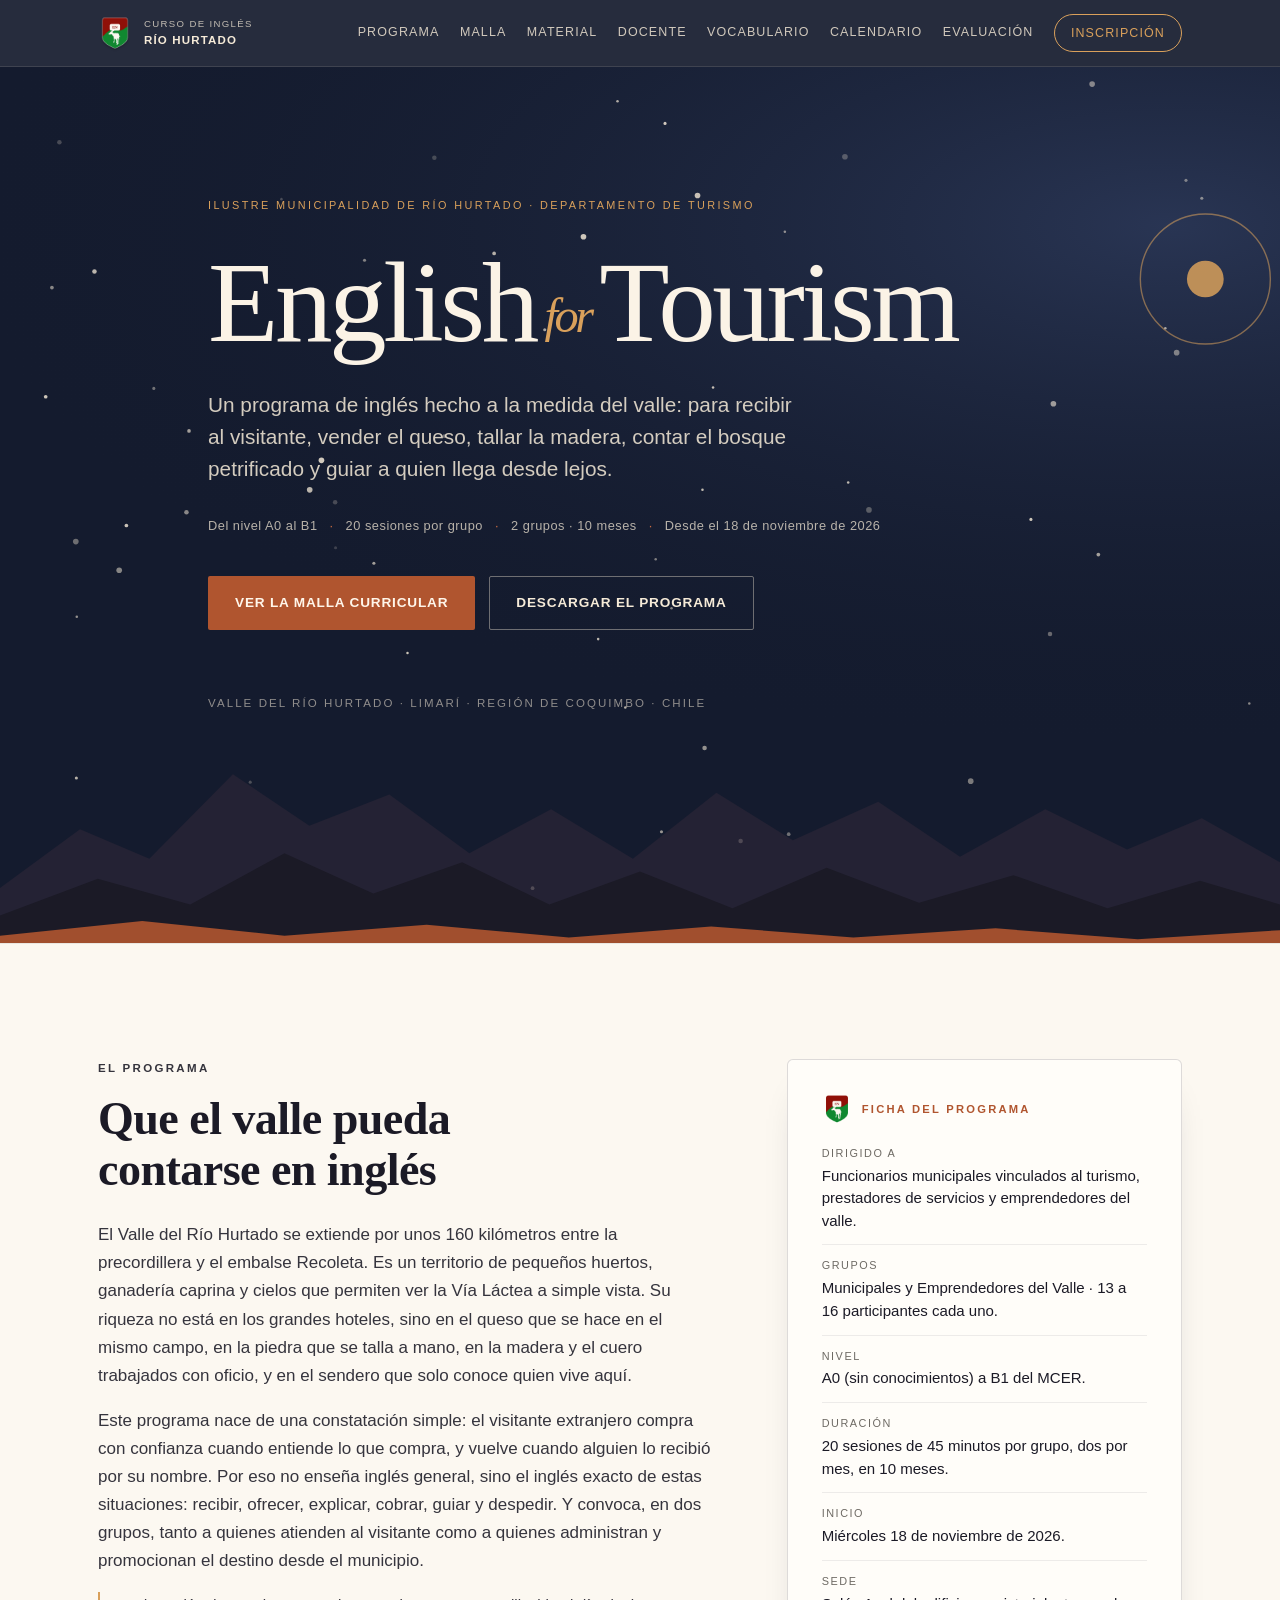
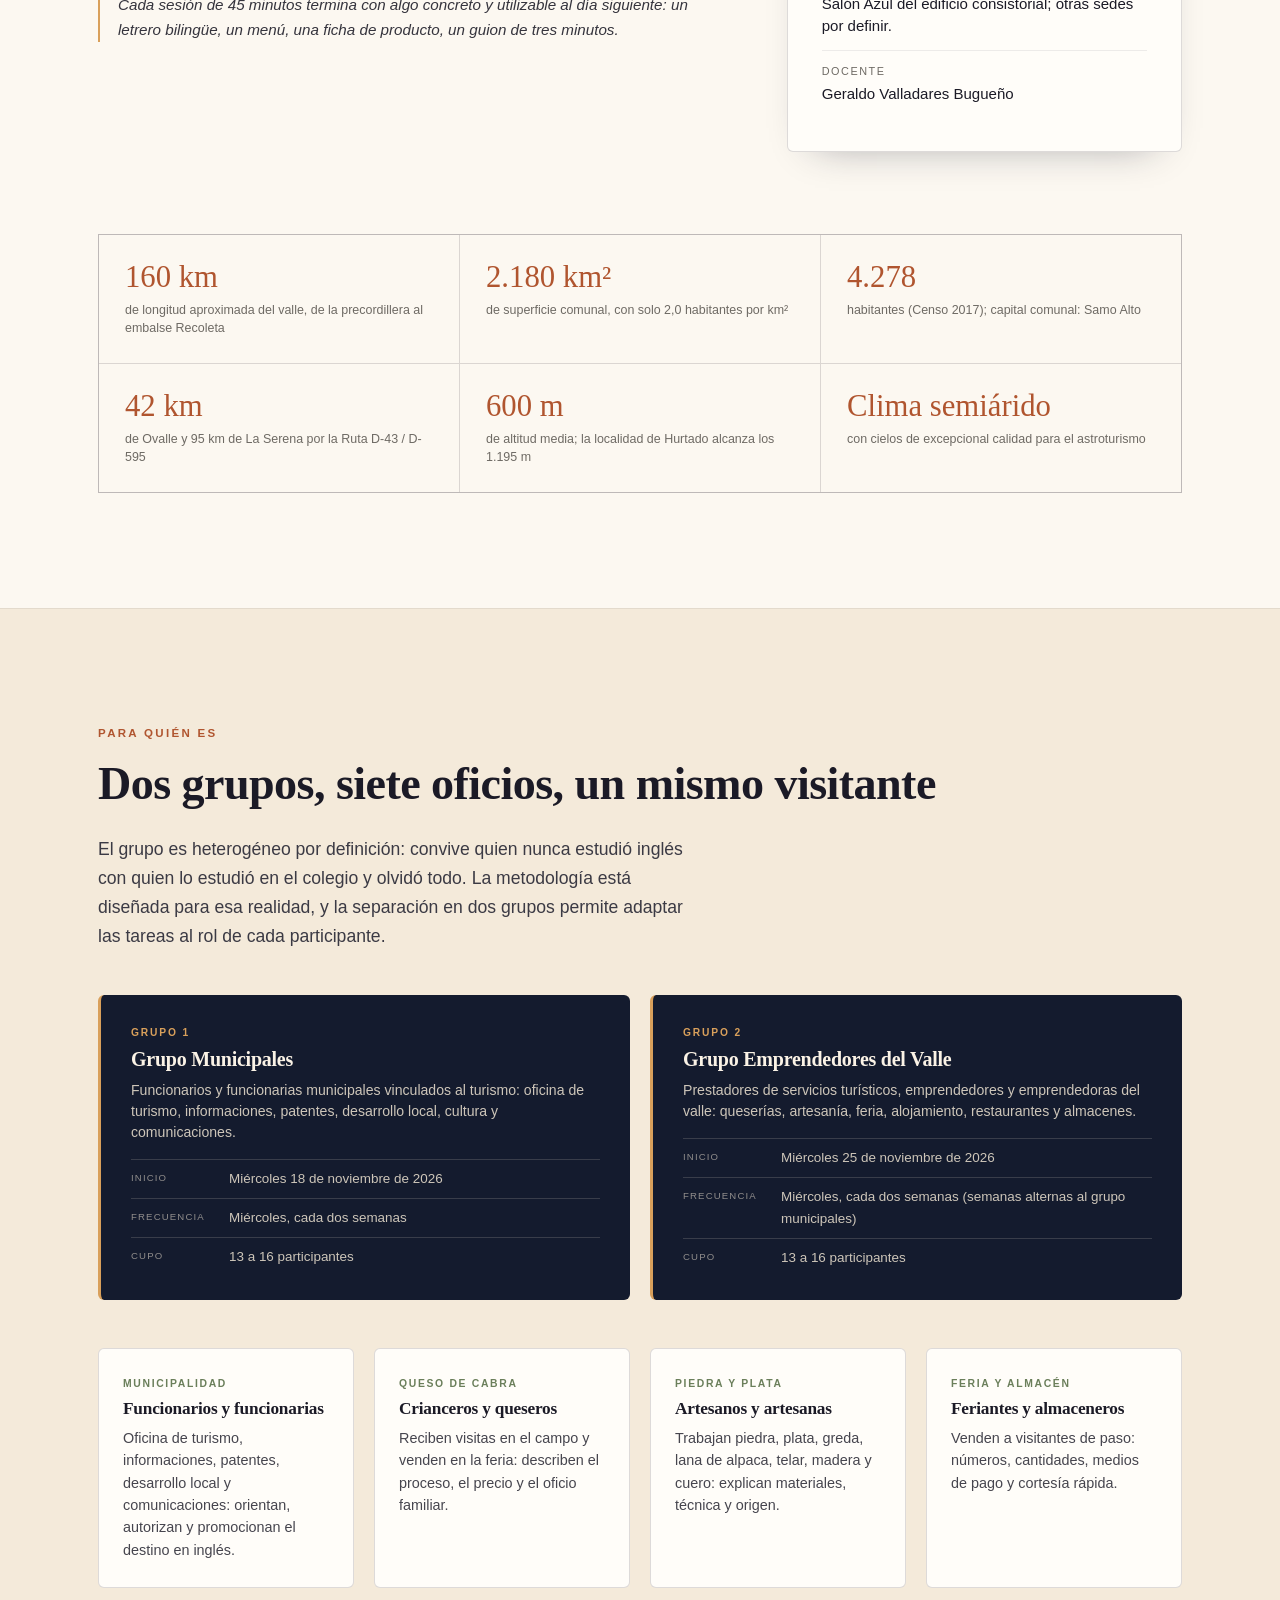
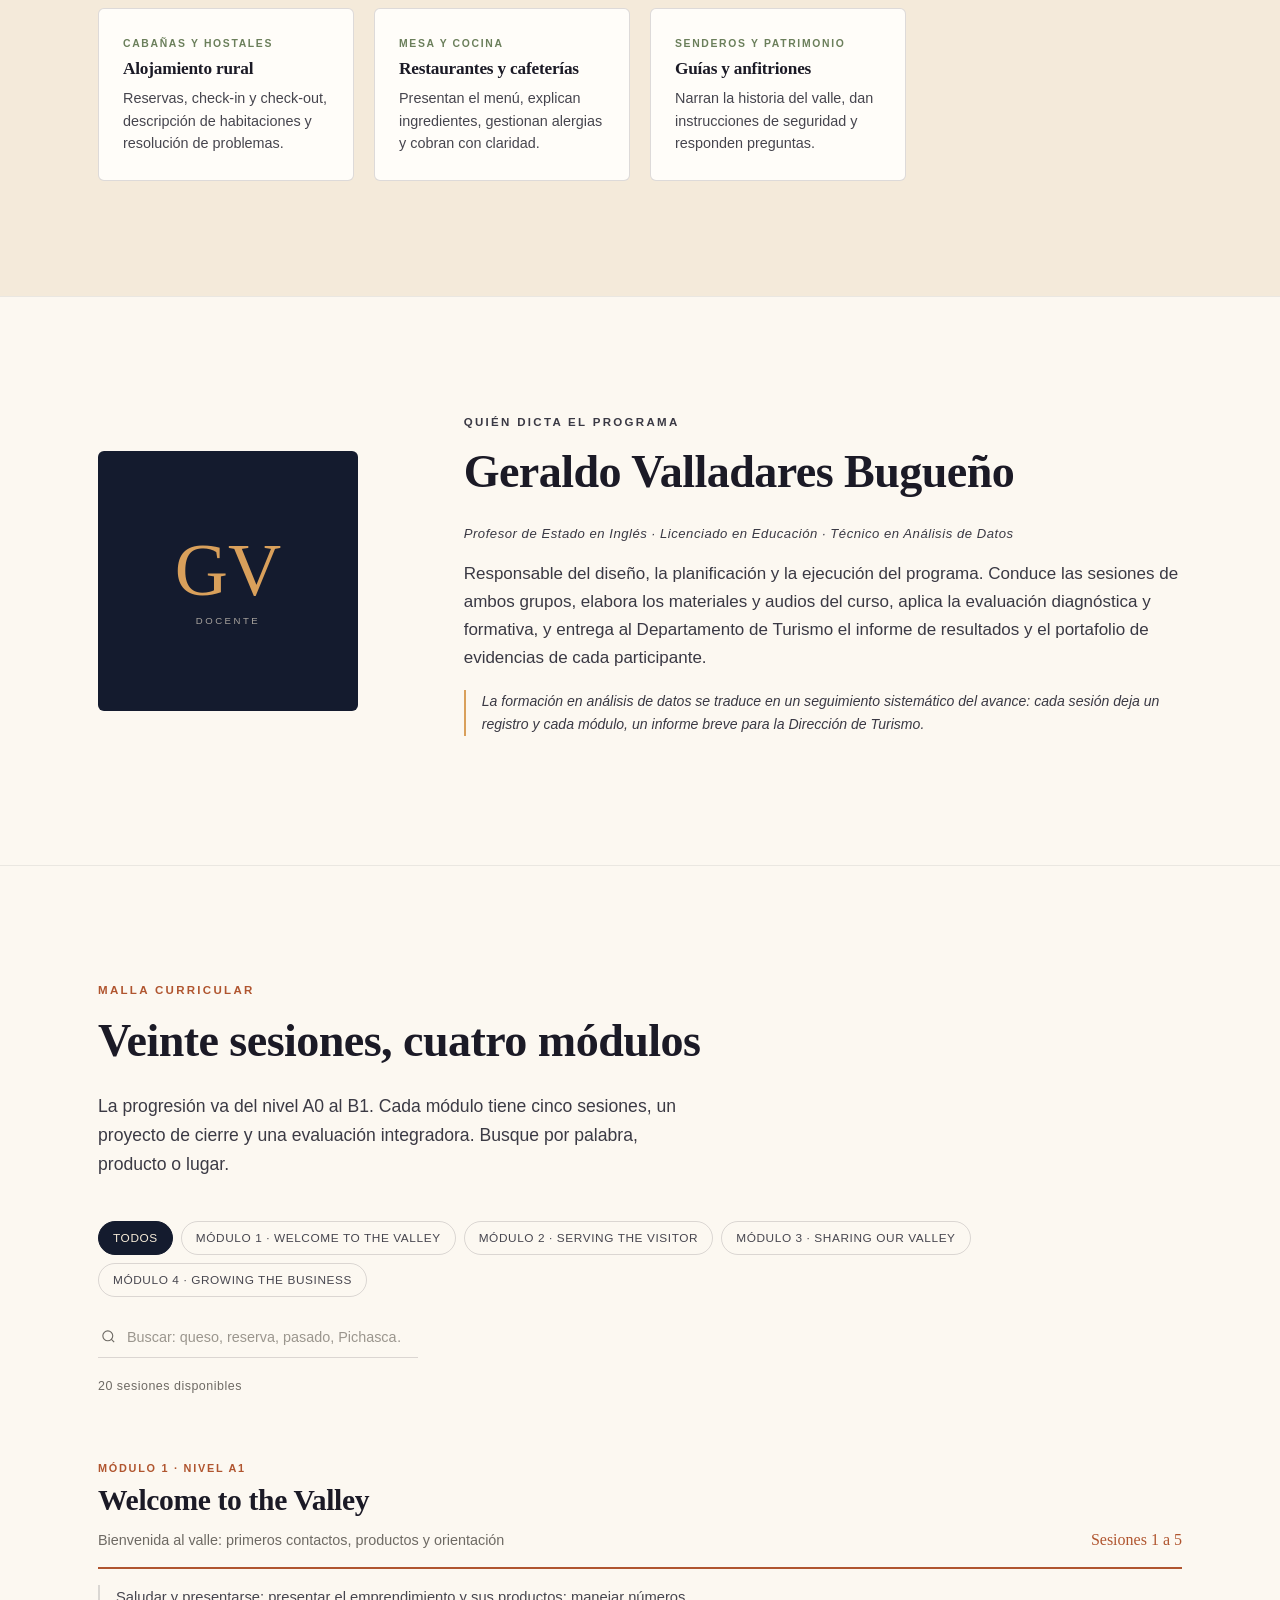
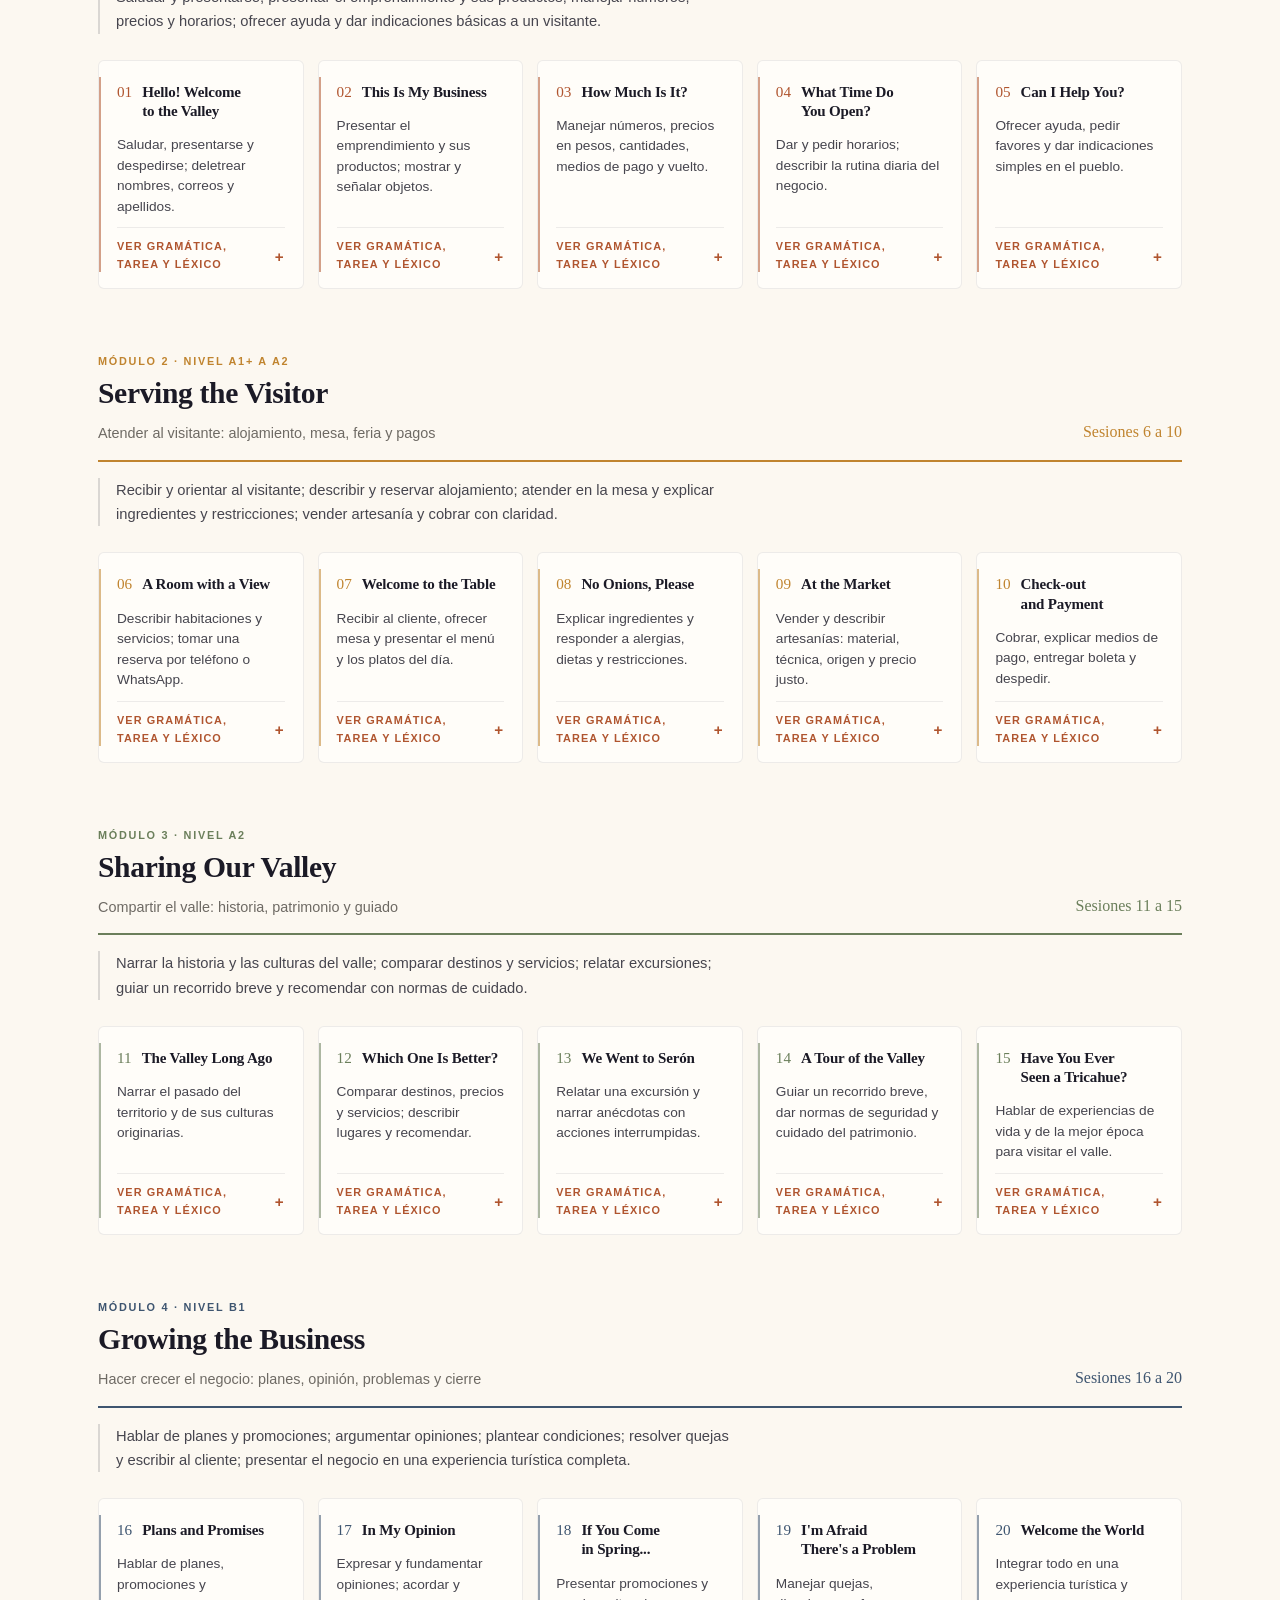
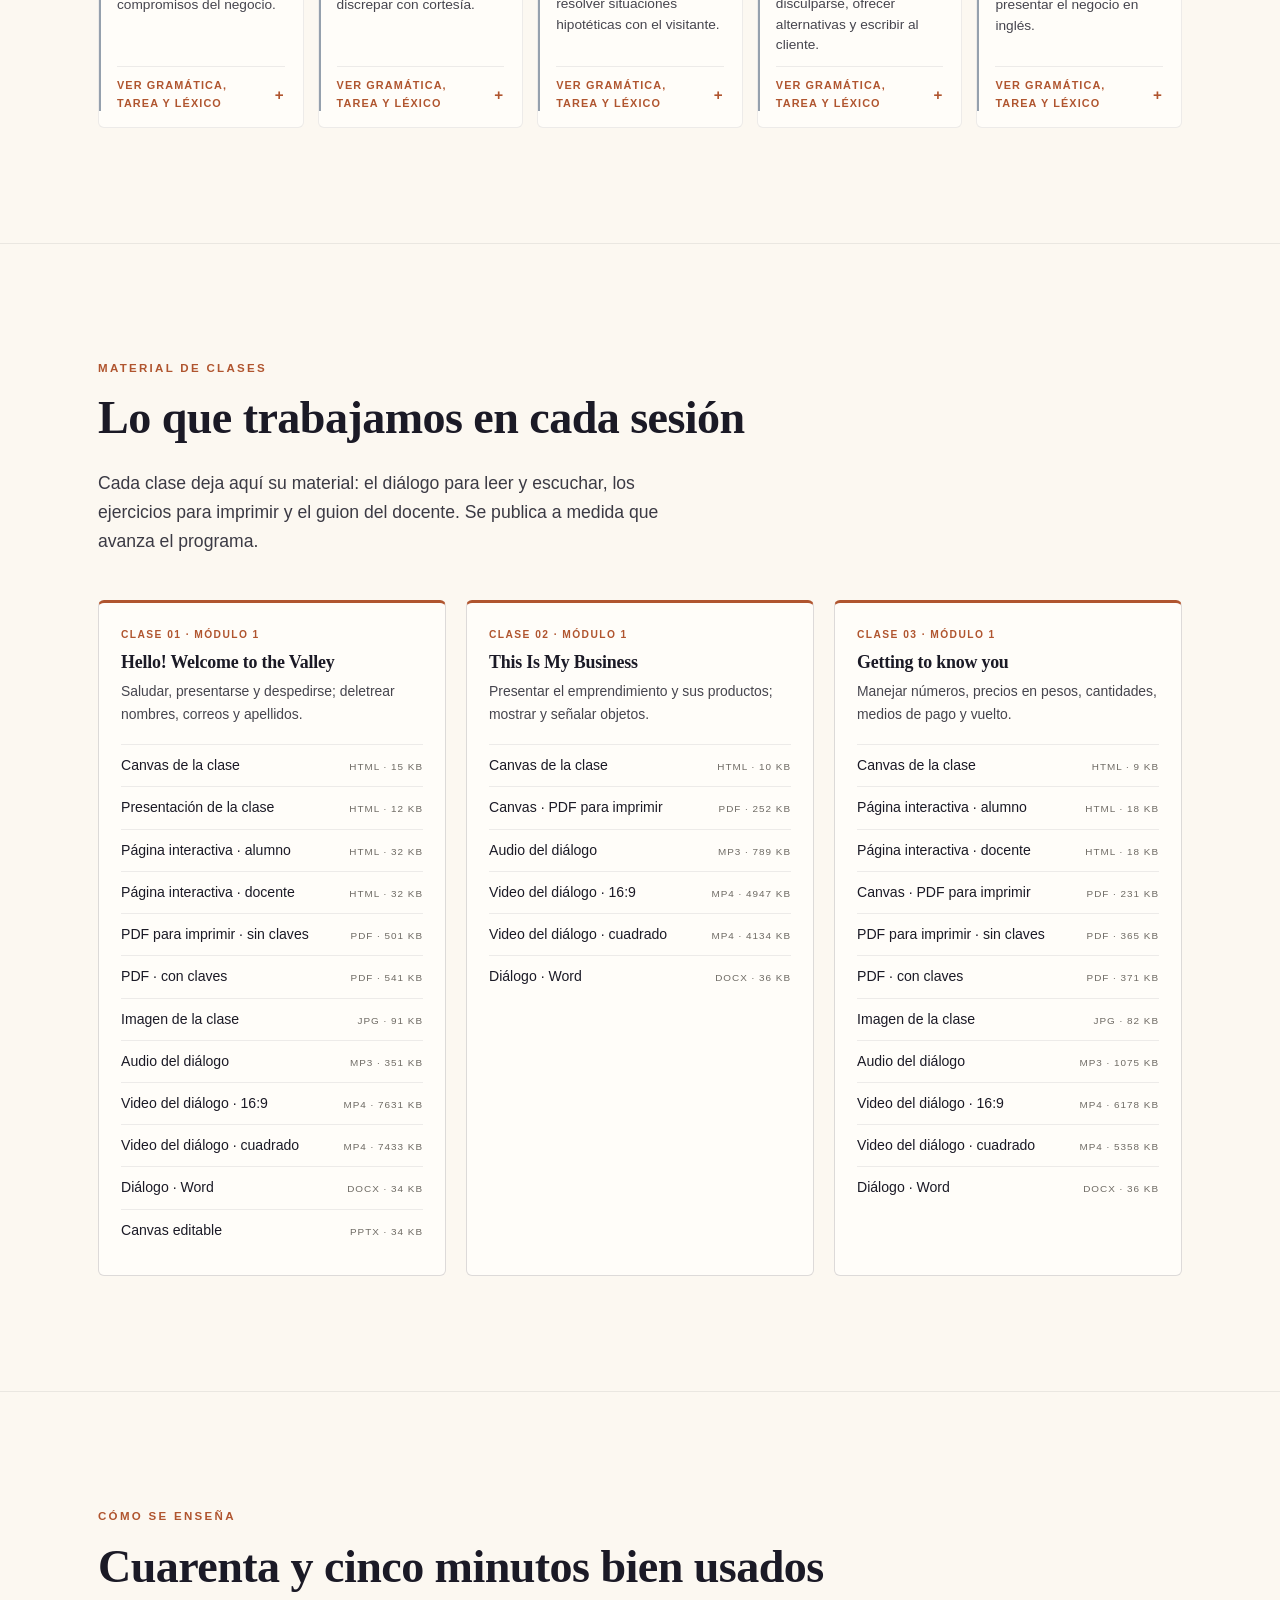
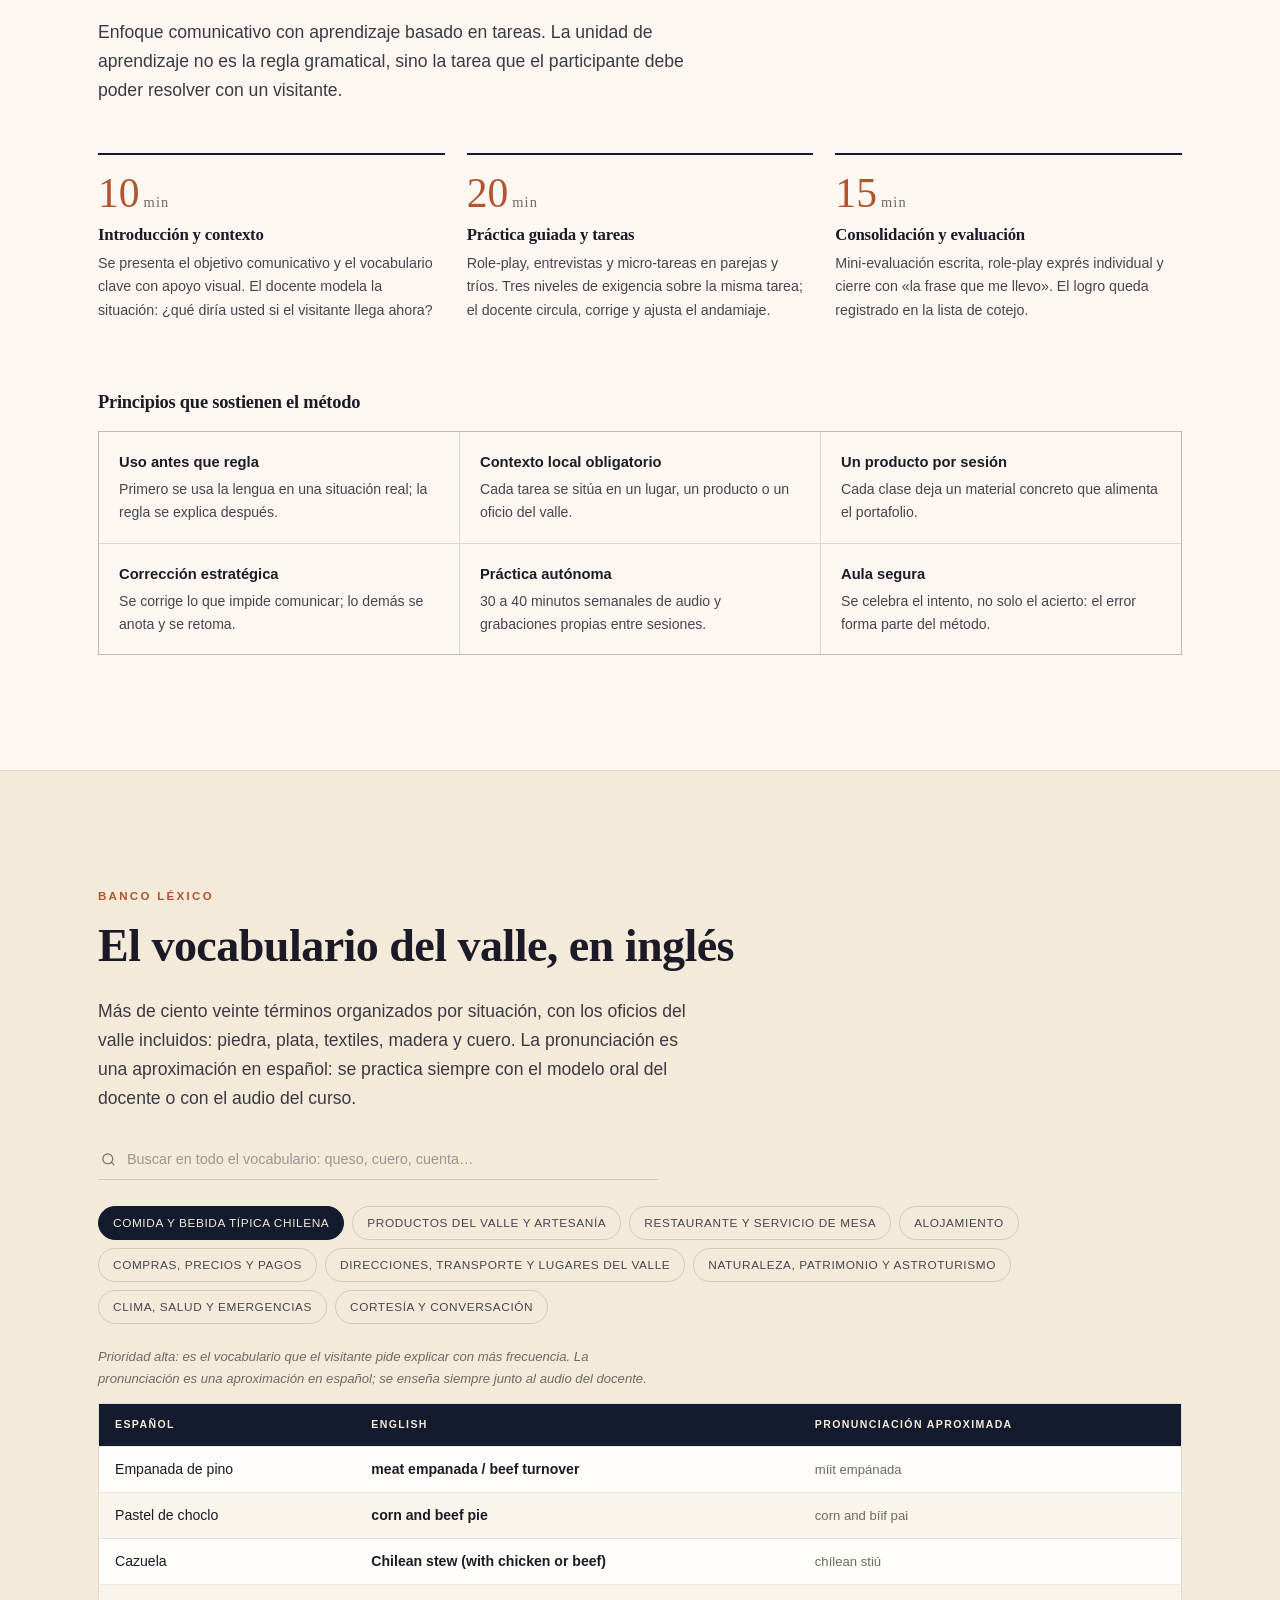
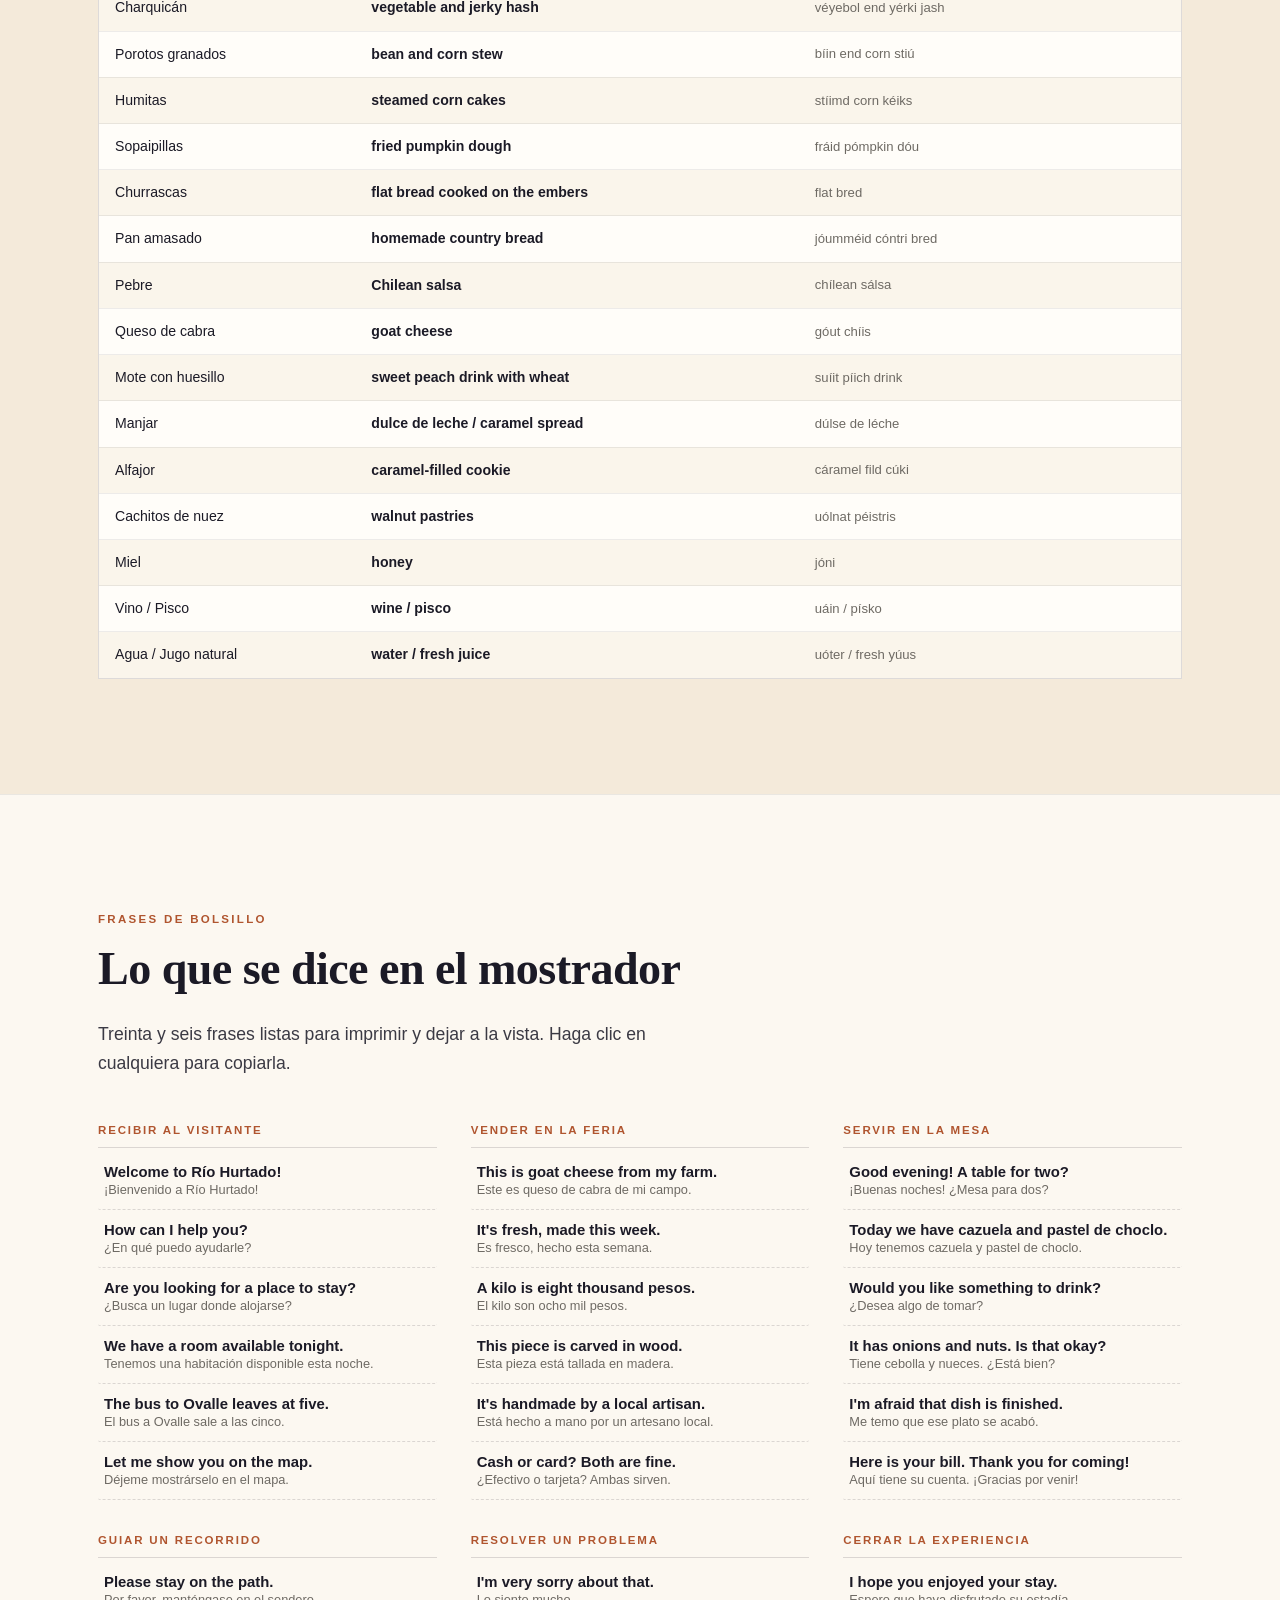
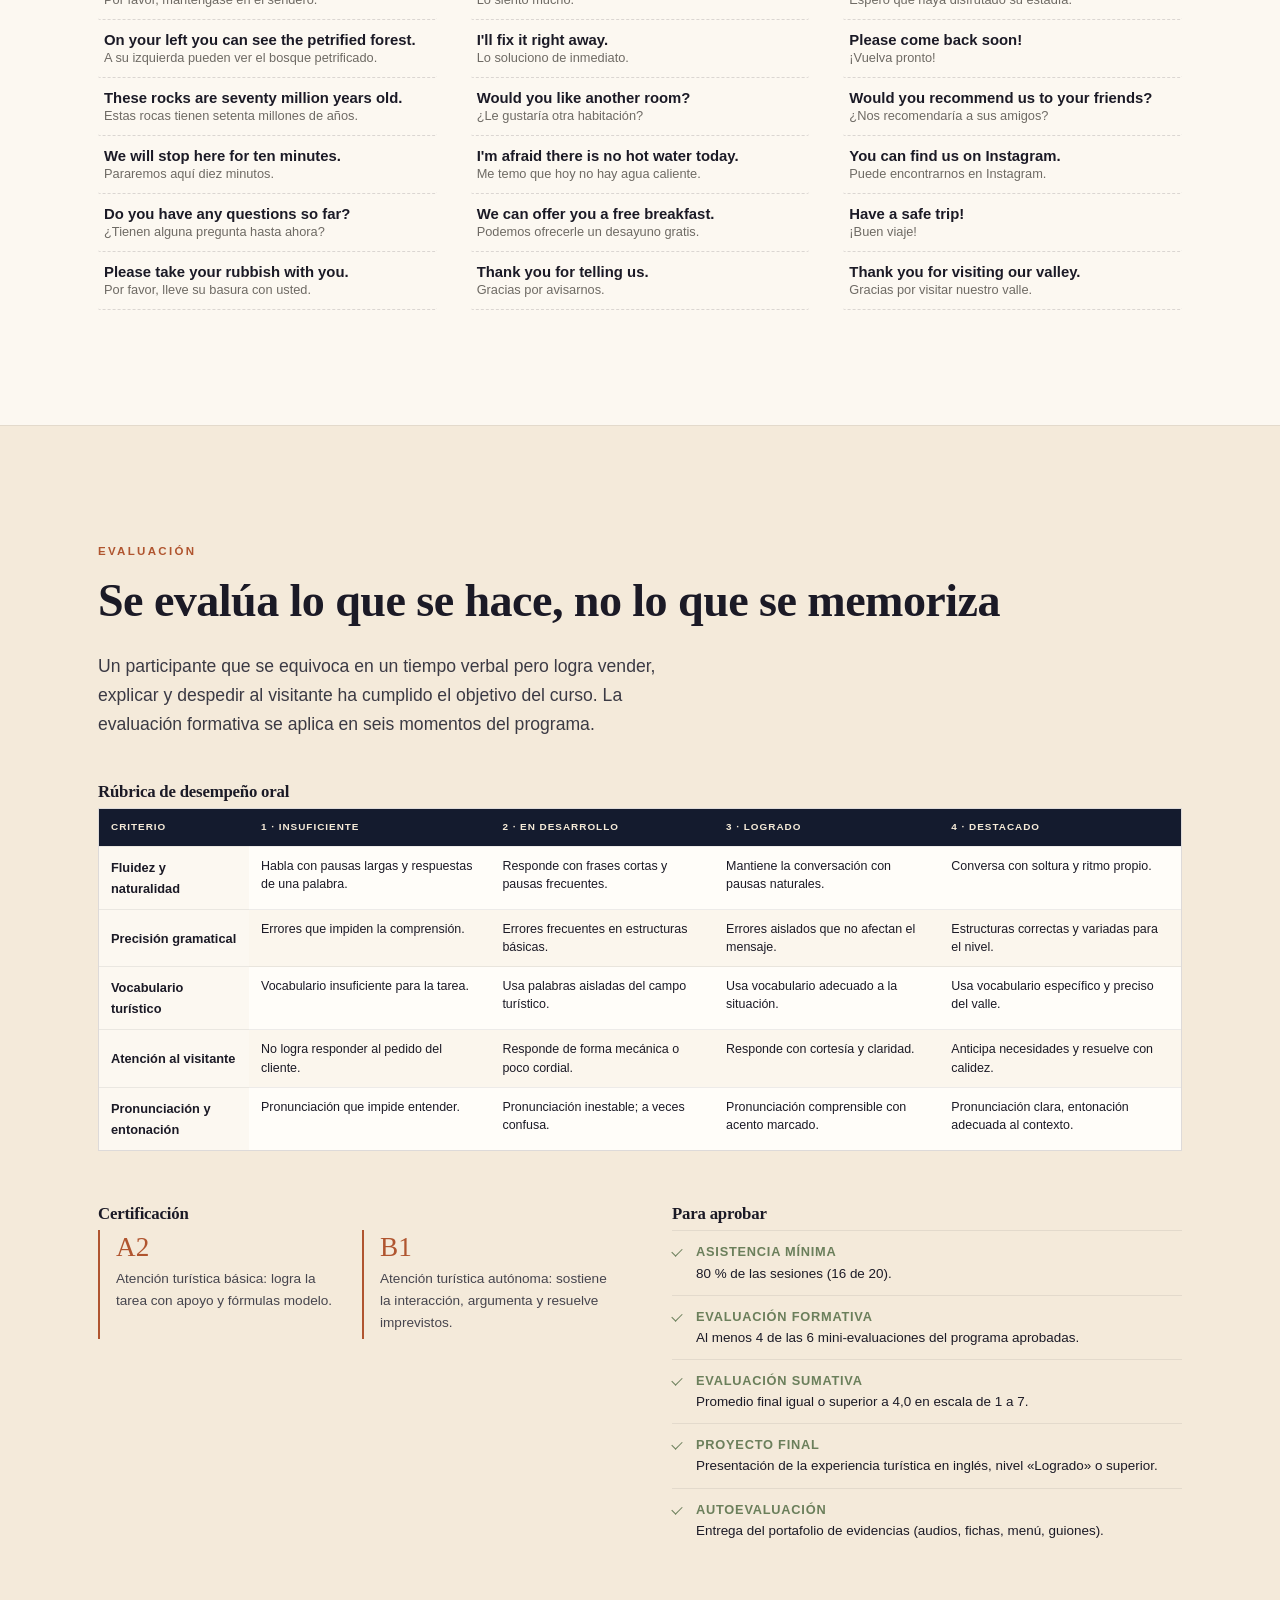
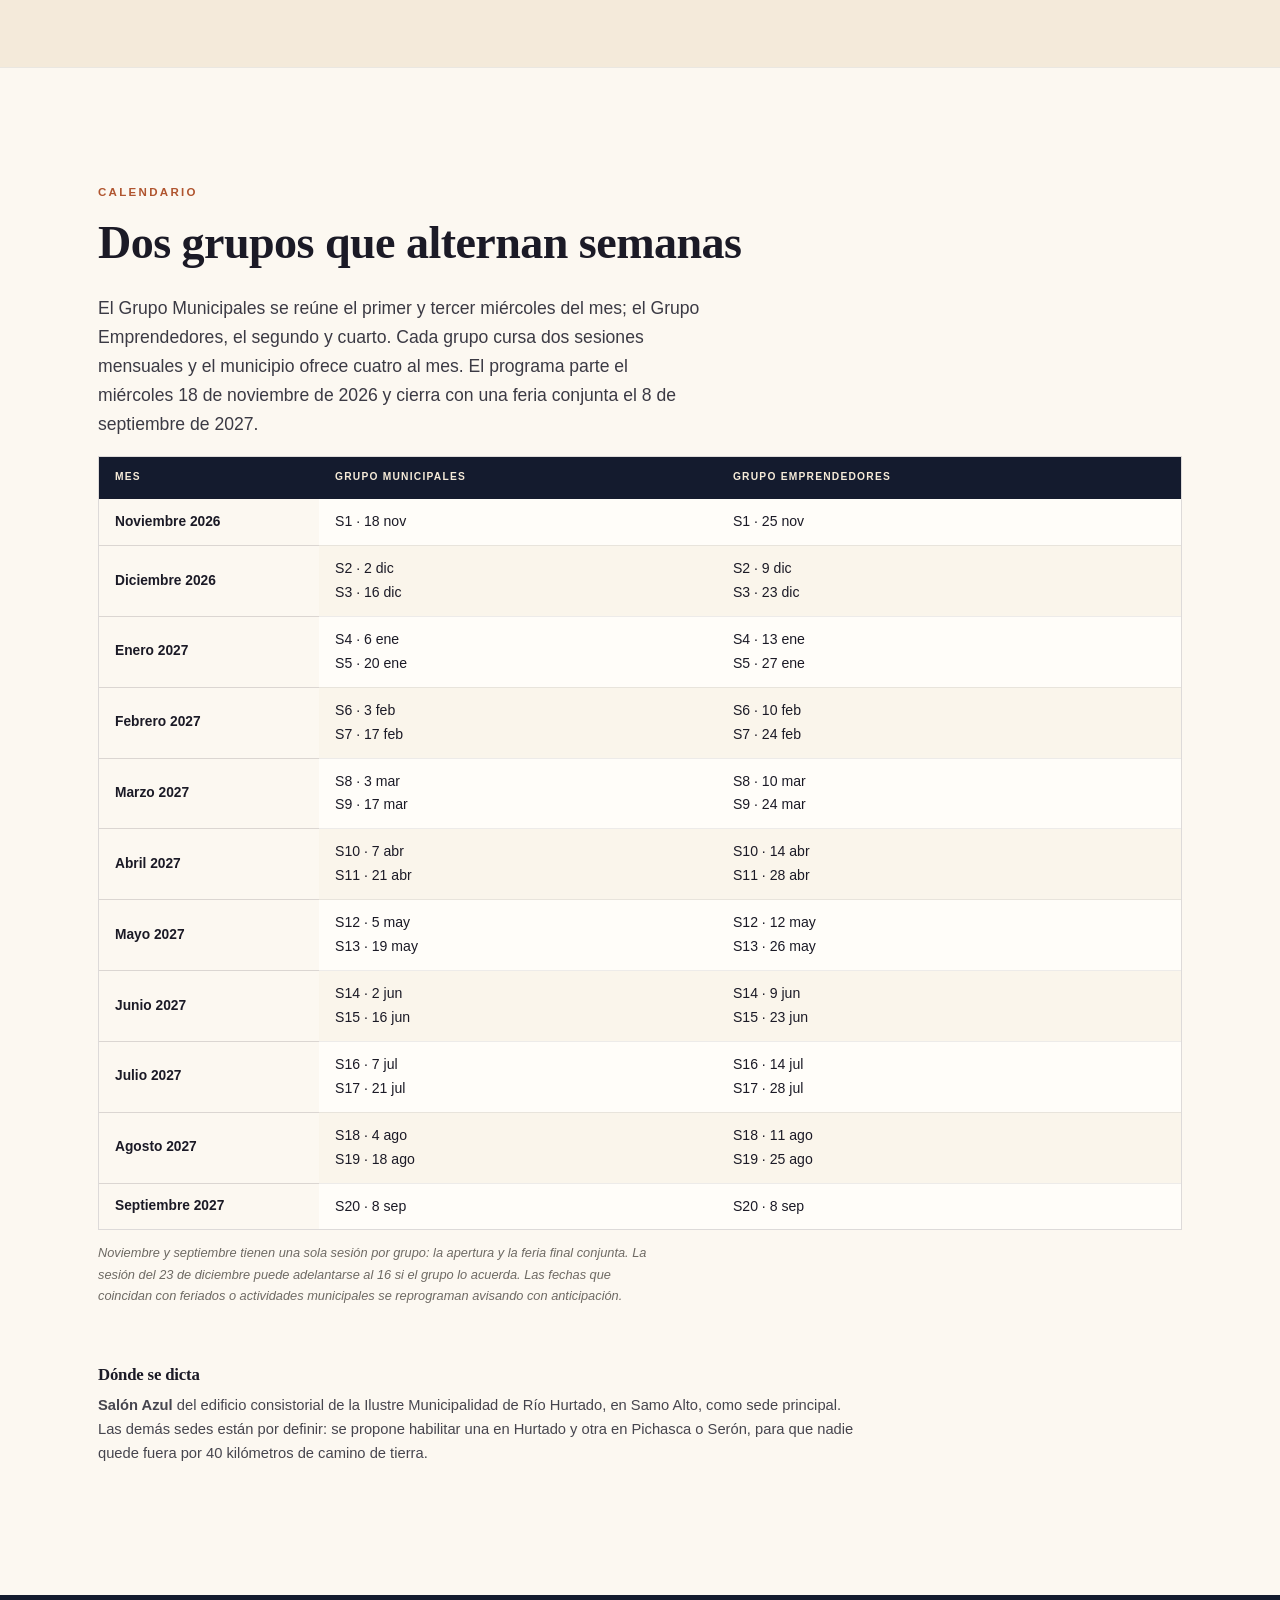
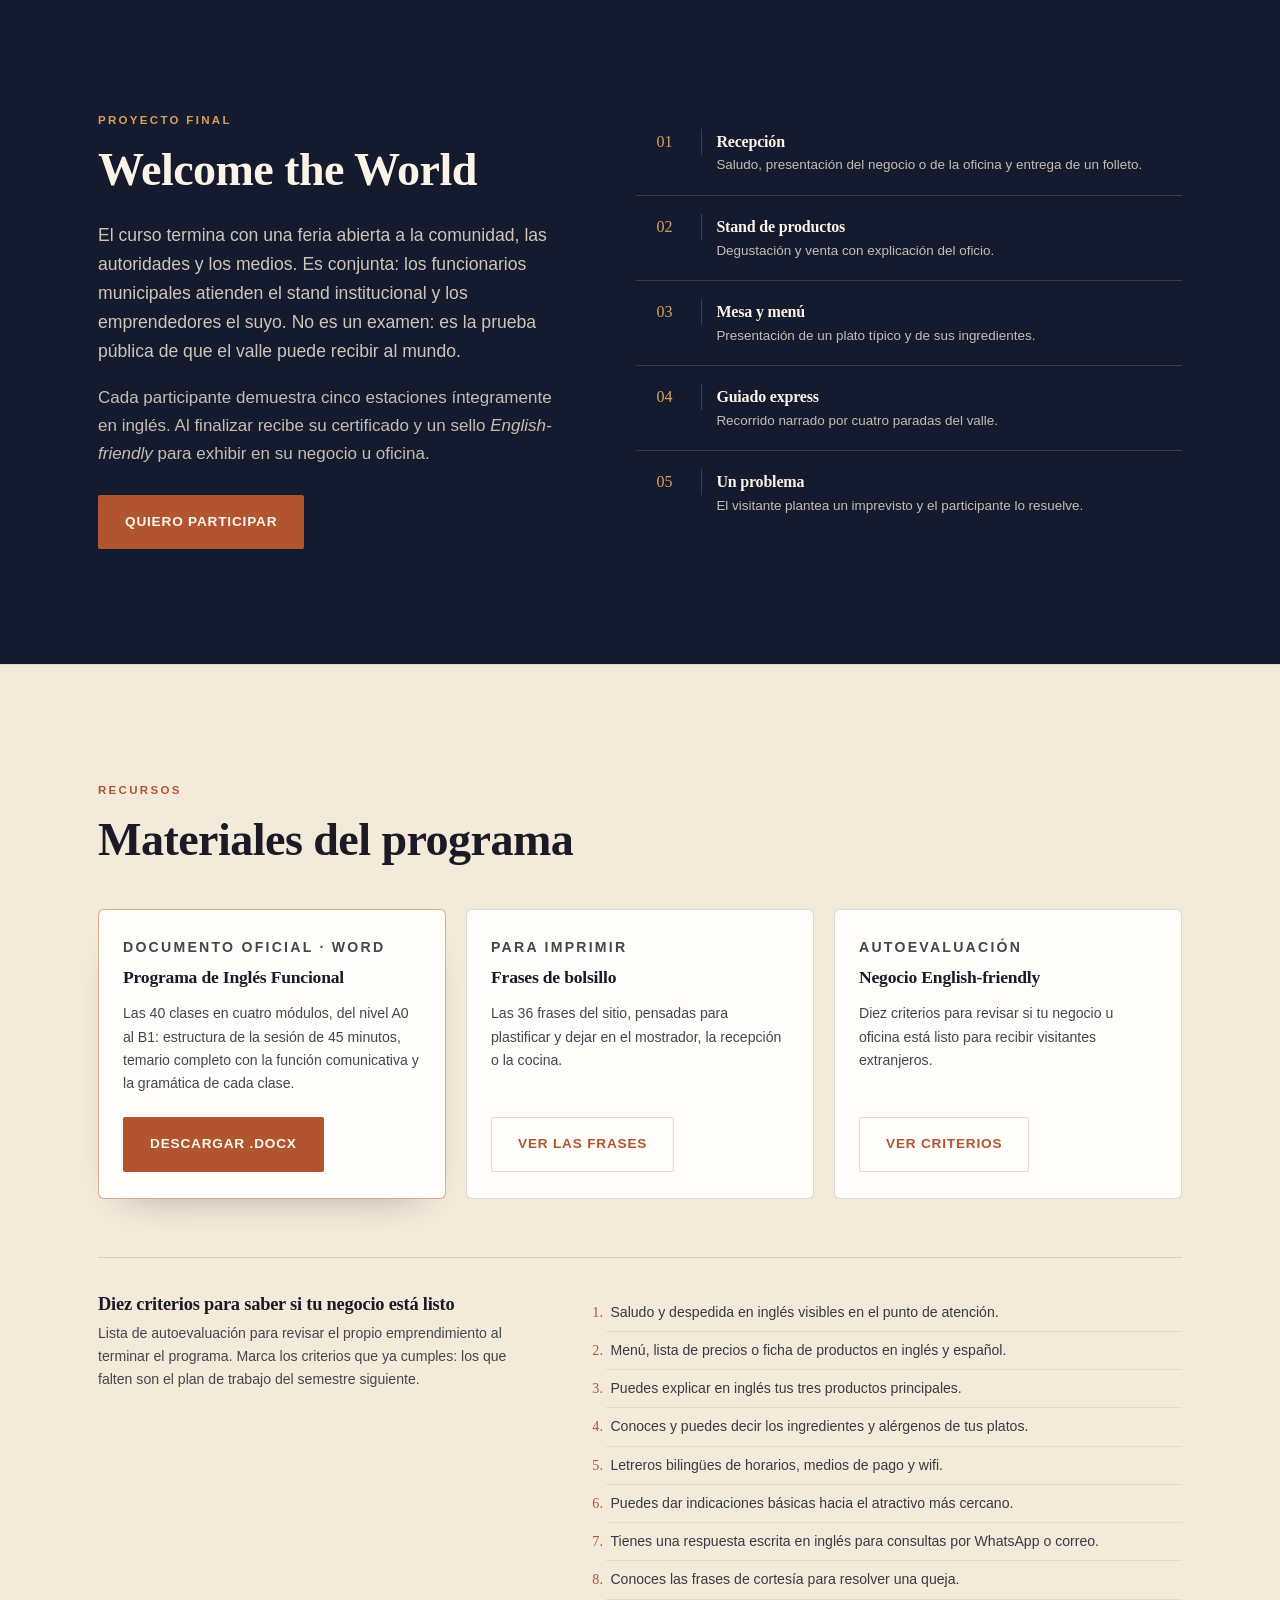
<file: index.html>
<!DOCTYPE html>
<html lang="es-CL">
<head>
<meta charset="utf-8">
<meta name="viewport" content="width=device-width, initial-scale=1">
<title>English for Tourism · Inglés para el turismo · Valle del Río Hurtado</title>
<meta name="description" content="Programa de inglés turístico (A0 a B1) para funcionarios municipales, prestadores y emprendedores del Valle del Río Hurtado. 20 sesiones por grupo, dos grupos, 10 meses, desde el 18 de noviembre de 2026.">
<meta name="author" content="Geraldo Valladares Bugueño - Ilustre Municipalidad de Río Hurtado">
<meta property="og:title" content="English for Tourism · Valle del Río Hurtado">
<meta property="og:description" content="Veinte sesiones de inglés para recibir, atender y contar el valle.">
<meta property="og:type" content="website">
<meta name="theme-color" content="#141B2E">
<link rel="stylesheet" href="assets/estilos.css">
<link rel="icon" type="image/png" sizes="32x32" href="assets/favicon-curso-32.png">
<link rel="apple-touch-icon" sizes="180x180" href="assets/logo-curso-emblema-180.png">
</head>
<body>

  <a class="saltar" href="#contenido">Saltar al contenido</a>
  <div class="barra">
    <div class="wrap barra__inner">
      <a class="marca" href="#inicio" aria-label="Inicio">
        <img class="marca__logo" src="assets/logo-curso-emblema.png" alt="Escudo del curso Inglés Río Hurtado" width="34" height="34">
        <span class="marca__texto">Curso de Inglés<br><strong>Río Hurtado</strong></span>
      </a>
      <nav class="menu" id="menu" aria-label="Navegación principal">
        <a href="#programa">Programa</a>
        <a href="#malla">Malla</a>
        <a href="#material">Material</a>
        <a href="#docente">Docente</a>
        <a href="#vocabulario">Vocabulario</a>
        <a href="#calendario">Calendario</a>
        <a href="#evaluacion">Evaluación</a>
        <a class="menu__cta" href="#inscripcion">Inscripción</a>
      </nav>
      <button class="menu-boton" id="menu-boton" aria-expanded="false" aria-controls="menu">
        <span></span><span></span><span></span><span class="sr-only">Abrir menú</span>
      </button>
    </div>
  </div>

<main id="contenido">

  <header class="hero" id="inicio">
    <div class="hero__sky" aria-hidden="true">
      <svg viewBox="0 0 1440 620" preserveAspectRatio="xMidYMid slice">
        <defs>
          <radialGradient id="brillo" cx="76%" cy="18%" r="60%">
            <stop offset="0%" stop-color="#3a4a72" stop-opacity=".55"/>
            <stop offset="100%" stop-color="#141B2E" stop-opacity="0"/>
          </radialGradient>
        </defs>
        <rect width="1440" height="620" fill="#141B2E"/>
        <rect width="1440" height="620" fill="url(#brillo)"/>
        <g fill="#F6EBD8">
        <circle cx="466.3" cy="93.5" r="0.9" opacity="0.23"/>
        <circle cx="771.7" cy="226.7" r="0.9" opacity="0.79"/>
        <circle cx="309.2" cy="53.3" r="1.6" opacity="0.23"/>
        <circle cx="130.6" cy="263.2" r="2.0" opacity="0.26"/>
        <circle cx="321.5" cy="389.0" r="0.9" opacity="0.57"/>
        <circle cx="571.2" cy="605.3" r="0.9" opacity="0.55"/>
        <circle cx="191.8" cy="259.9" r="2.0" opacity="0.26"/>
        <circle cx="444.2" cy="506.0" r="1.1" opacity="0.25"/>
        <circle cx="822.5" cy="116.5" r="0.9" opacity="0.55"/>
        <circle cx="90.4" cy="37.0" r="1.1" opacity="0.51"/>
        <circle cx="765.7" cy="481.9" r="1.6" opacity="0.57"/>
        <circle cx="652.6" cy="185.9" r="1.1" opacity="0.65"/>
        <circle cx="351.5" cy="356.1" r="2.0" opacity="0.51"/>
        <circle cx="494.6" cy="278.3" r="2.0" opacity="0.84"/>
        <circle cx="170.0" cy="259.2" r="1.3" opacity="0.28"/>
        <circle cx="704.1" cy="24.3" r="0.9" opacity="0.69"/>
        <circle cx="825.2" cy="542.8" r="1.3" opacity="0.41"/>
        <circle cx="504.3" cy="307.9" r="1.6" opacity="0.23"/>
        <circle cx="134.8" cy="167.4" r="0.9" opacity="0.22"/>
        <circle cx="1010.1" cy="401.2" r="1.6" opacity="0.37"/>
        <circle cx="555.5" cy="414.6" r="0.9" opacity="0.81"/>
        <circle cx="511.9" cy="378.8" r="1.6" opacity="0.22"/>
        <circle cx="1106.3" cy="80.2" r="1.1" opacity="0.45"/>
        <circle cx="1320.2" cy="307.8" r="1.1" opacity="0.48"/>
        <circle cx="791.2" cy="547.7" r="1.6" opacity="0.76"/>
        <circle cx="400.9" cy="257.5" r="1.3" opacity="0.64"/>
        <circle cx="547.8" cy="143.1" r="0.9" opacity="0.3"/>
        <circle cx="334.0" cy="144.7" r="1.6" opacity="0.74"/>
        <circle cx="262.6" cy="174.8" r="1.1" opacity="0.46"/>
        <circle cx="531.7" cy="351.1" r="1.1" opacity="0.64"/>
        <circle cx="742.3" cy="382.9" r="0.9" opacity="0.49"/>
        <circle cx="1254.2" cy="590.2" r="2.0" opacity="0.44"/>
        <circle cx="574.5" cy="64.2" r="1.6" opacity="0.22"/>
        <circle cx="97.0" cy="129.4" r="1.1" opacity="0.25"/>
        <circle cx="865.0" cy="63.5" r="2.0" opacity="0.28"/>
        <circle cx="146.1" cy="225.4" r="0.9" opacity="0.23"/>
        <circle cx="299.5" cy="233.3" r="1.3" opacity="0.82"/>
        <circle cx="867.3" cy="294.0" r="0.9" opacity="0.75"/>
        <circle cx="1430.1" cy="288.9" r="1.6" opacity="0.39"/>
        <circle cx="207.5" cy="464.8" r="1.3" opacity="0.5"/>
        <circle cx="996.6" cy="320.1" r="1.1" opacity="0.82"/>
        <circle cx="760.7" cy="90.9" r="2.0" opacity="0.79"/>
        <circle cx="1091.7" cy="184.8" r="0.9" opacity="0.65"/>
        <circle cx="376.0" cy="227.4" r="1.1" opacity="0.42"/>
        <circle cx="320.8" cy="335.8" r="2.0" opacity="0.4"/>
        <circle cx="321.2" cy="503.1" r="1.1" opacity="0.72"/>
        <circle cx="1178.4" cy="458.7" r="1.1" opacity="0.31"/>
        <circle cx="709.6" cy="453.2" r="0.9" opacity="0.71"/>
        <circle cx="680.0" cy="120.1" r="2.0" opacity="0.82"/>
        <circle cx="644.0" cy="581.0" r="1.3" opacity="0.82"/>
        <circle cx="525.1" cy="136.7" r="1.1" opacity="0.49"/>
        <circle cx="486.3" cy="299.2" r="2.0" opacity="0.74"/>
        <circle cx="690.4" cy="404.8" r="0.9" opacity="0.74"/>
        <circle cx="172.7" cy="240.9" r="1.1" opacity="0.5"/>
        <circle cx="257.1" cy="489.3" r="1.3" opacity="0.24"/>
        <circle cx="1362.5" cy="447.5" r="1.6" opacity="0.45"/>
        <circle cx="1363.4" cy="449.4" r="1.1" opacity="0.85"/>
        <circle cx="39.7" cy="366.3" r="1.6" opacity="0.72"/>
        <circle cx="210.5" cy="512.4" r="1.6" opacity="0.62"/>
        <circle cx="504.6" cy="340.2" r="1.1" opacity="0.19"/>
        <circle cx="1151.1" cy="450.3" r="0.9" opacity="0.53"/>
        <circle cx="1344.4" cy="269.0" r="1.1" opacity="0.73"/>
        <circle cx="303.9" cy="156.1" r="1.3" opacity="0.52"/>
        <circle cx="1099.7" cy="202.1" r="2.0" opacity="0.46"/>
        <circle cx="188.7" cy="564.2" r="1.3" opacity="0.78"/>
        <circle cx="954.0" cy="505.3" r="2.0" opacity="0.46"/>
        <circle cx="1321.5" cy="311.0" r="2.0" opacity="0.28"/>
        <circle cx="735.2" cy="541.1" r="1.1" opacity="0.59"/>
        <circle cx="1117.5" cy="92.9" r="1.1" opacity="0.5"/>
        <circle cx="1044.3" cy="345.0" r="1.3" opacity="0.64"/>
        <circle cx="764.2" cy="299.1" r="0.9" opacity="0.77"/>
        <circle cx="81.8" cy="118.6" r="0.9" opacity="0.7"/>
        <circle cx="731.1" cy="348.3" r="0.9" opacity="0.48"/>
        <circle cx="882.0" cy="313.4" r="2.0" opacity="0.31"/>
        <circle cx="399.1" cy="315.1" r="1.6" opacity="0.52"/>
        <circle cx="356.6" cy="324.4" r="1.3" opacity="0.8"/>
        <circle cx="1285.6" cy="125.6" r="1.6" opacity="0.27"/>
        <circle cx="175.1" cy="274.1" r="0.9" opacity="0.63"/>
        <circle cx="616.8" cy="131.9" r="1.3" opacity="0.71"/>
        <circle cx="1291.7" cy="95.8" r="1.3" opacity="0.28"/>
        <circle cx="1271.3" cy="599.9" r="1.1" opacity="0.68"/>
        <circle cx="135.5" cy="548.7" r="1.1" opacity="0.84"/>
        <circle cx="1198.7" cy="100.1" r="1.6" opacity="0.85"/>
        <circle cx="581.5" cy="261.2" r="1.3" opacity="0.39"/>
        <circle cx="1039.9" cy="12.1" r="2.0" opacity="0.49"/>
        <circle cx="1012.5" cy="238.3" r="2.0" opacity="0.6"/>
        <circle cx="737.7" cy="39.9" r="1.1" opacity="0.83"/>
        <circle cx="150.9" cy="164.6" r="0.9" opacity="0.79"/>
        <circle cx="261.4" cy="468.6" r="1.6" opacity="0.75"/>
        <circle cx="973.4" cy="586.5" r="1.6" opacity="0.28"/>
        </g>
        <circle cx="1120" cy="150" r="46" fill="none" stroke="#D9A05B" stroke-width="1" opacity=".55"/>
        <circle cx="1120" cy="150" r="13" fill="#D9A05B" opacity=".85"/>
      </svg>
    </div>
    <div class="hero__mountains" aria-hidden="true">
      <svg viewBox="0 0 1440 360" preserveAspectRatio="none">
        <path d="M0,300 L90,236 L168,268 L262,176 L348,232 L438,198 L528,262 L620,214 L712,268 L806,196 L892,248 L988,206 L1080,266 L1176,214 L1268,258 L1352,224 L1440,272 L1440,360 L0,360 Z"
              fill="#2A2436" opacity=".75"/>
        <path d="M0,330 L110,290 L214,318 L320,262 L420,306 L520,272 L618,318 L720,282 L824,322 L930,278 L1034,316 L1140,286 L1246,322 L1350,292 L1440,318 L1440,360 L0,360 Z"
              fill="#1B1A26"/>
        <path d="M0,352 L160,336 L320,352 L480,340 L640,354 L800,342 L960,354 L1120,344 L1280,356 L1440,346 L1440,360 L0,360 Z"
              fill="#B0552F" opacity=".9"/>
      </svg>
    </div>

    <div class="wrap hero__inner">
      <p class="hero__eyebrow">Ilustre Municipalidad de Río Hurtado · Departamento de Turismo</p>
      <h1 class="hero__title">English<span>for</span>Tourism</h1>
      <p class="hero__lead">Un programa de inglés hecho a la medida del valle: para recibir al visitante,
        vender el queso, tallar la madera, contar el bosque petrificado y guiar a quien llega desde lejos.</p>
      <ul class="hero__chips">
        <li>Del nivel A0 al B1</li>
        <li>20 sesiones por grupo</li>
        <li>2 grupos · 10 meses</li>
        <li>Desde el 18 de noviembre de 2026</li>
      </ul>
      <div class="hero__actions">
        <a class="btn btn--primary" href="#malla">Ver la malla curricular</a>
        <a class="btn btn--ghost" href="#recursos">Descargar el programa</a>
      </div>
      <p class="hero__place">Valle del Río Hurtado · Limarí · Región de Coquimbo · Chile</p>
    </div>
  </header>


  <section class="seccion intro" id="programa">
    <div class="wrap intro__grid">
      <div class="intro__texto">
        <p class="eyebrow">El programa</p>
        <h2>Que el valle pueda contarse en inglés</h2>
        <p>El Valle del Río Hurtado se extiende por unos 160 kilómetros entre la precordillera y el embalse
          Recoleta. Es un territorio de pequeños huertos, ganadería caprina y cielos que permiten ver la Vía
          Láctea a simple vista. Su riqueza no está en los grandes hoteles, sino en el queso que se hace en el
          mismo campo, en la piedra que se talla a mano, en la madera y el cuero trabajados con oficio, y en el
          sendero que solo conoce quien vive aquí.</p>
        <p>Este programa nace de una constatación simple: el visitante extranjero compra con confianza cuando
          entiende lo que compra, y vuelve cuando alguien lo recibió por su nombre. Por eso no enseña inglés
          general, sino el inglés exacto de estas situaciones: recibir, ofrecer, explicar, cobrar, guiar y
          despedir. Y convoca, en dos grupos, tanto a quienes atienden al visitante como a quienes administran
          y promocionan el destino desde el municipio.</p>
        <p class="intro__nota">Cada sesión de 45 minutos termina con algo concreto y utilizable al día
          siguiente: un letrero bilingüe, un menú, una ficha de producto, un guion de tres minutos.</p>
      </div>
      <aside class="ficha" aria-label="Ficha del programa">
        <div class="ficha__cab">
          <img src="assets/logo-curso-emblema.png" alt="" width="30" height="30" aria-hidden="true">
          <p class="ficha__titulo">Ficha del programa</p>
        </div>
        <dl class="ficha__lista">
          <div><dt>Dirigido a</dt><dd>Funcionarios municipales vinculados al turismo, prestadores de servicios
            y emprendedores del valle.</dd></div>
          <div><dt>Grupos</dt><dd>Municipales y Emprendedores del Valle · 13 a 16 participantes cada uno.</dd></div>
          <div><dt>Nivel</dt><dd>A0 (sin conocimientos) a B1 del MCER.</dd></div>
          <div><dt>Duración</dt><dd>20 sesiones de 45 minutos por grupo, dos por mes, en 10 meses.</dd></div>
          <div><dt>Inicio</dt><dd>Miércoles 18 de noviembre de 2026.</dd></div>
          <div><dt>Sede</dt><dd>Salón Azul del edificio consistorial; otras sedes por definir.</dd></div>
          <div><dt>Docente</dt><dd>Geraldo Valladares Bugueño</dd></div>
        </dl>
      </aside>
    </div>
    <div class="wrap">
      <ul class="cifras">
        <li><strong>160 km</strong><span>de longitud aproximada del valle, de la precordillera al embalse Recoleta</span></li><li><strong>2.180 km²</strong><span>de superficie comunal, con solo 2,0 habitantes por km²</span></li><li><strong>4.278</strong><span>habitantes (Censo 2017); capital comunal: Samo Alto</span></li><li><strong>42 km</strong><span>de Ovalle y 95 km de La Serena por la Ruta D-43 / D-595</span></li><li><strong>600 m</strong><span>de altitud media; la localidad de Hurtado alcanza los 1.195 m</span></li><li><strong>Clima semiárido</strong><span>con cielos de excepcional calidad para el astroturismo</span></li>
      </ul>
    </div>
  </section>


  <section class="seccion perfiles" id="para-quien">
    <div class="wrap">
      <p class="eyebrow">Para quién es</p>
      <h2>Dos grupos, siete oficios, un mismo visitante</h2>
      <p class="seccion__lead">El grupo es heterogéneo por definición: convive quien nunca estudió inglés con
        quien lo estudió en el colegio y olvidó todo. La metodología está diseñada para esa realidad, y la
        separación en dos grupos permite adaptar las tareas al rol de cada participante.</p>

      <div class="grupos">
        
        <article class="grupo">
          <p class="grupo__num">Grupo 1</p>
          <h3>Grupo Municipales</h3>
          <p class="grupo__publico">Funcionarios y funcionarias municipales vinculados al turismo: oficina de turismo, informaciones, patentes, desarrollo local, cultura y comunicaciones.</p>
          <dl>
            <div><dt>Inicio</dt><dd>Miércoles 18 de noviembre de 2026</dd></div>
            <div><dt>Frecuencia</dt><dd>Miércoles, cada dos semanas</dd></div>
            <div><dt>Cupo</dt><dd>13 a 16 participantes</dd></div>
          </dl>
        </article>
        <article class="grupo">
          <p class="grupo__num">Grupo 2</p>
          <h3>Grupo Emprendedores del Valle</h3>
          <p class="grupo__publico">Prestadores de servicios turísticos, emprendedores y emprendedoras del valle: queserías, artesanía, feria, alojamiento, restaurantes y almacenes.</p>
          <dl>
            <div><dt>Inicio</dt><dd>Miércoles 25 de noviembre de 2026</dd></div>
            <div><dt>Frecuencia</dt><dd>Miércoles, cada dos semanas (semanas alternas al grupo municipales)</dd></div>
            <div><dt>Cupo</dt><dd>13 a 16 participantes</dd></div>
          </dl>
        </article>
      </div>

      <div class="perfiles__grid">
        <article class="perfil">
          <p class="perfil__tag">Municipalidad</p>
          <h3>Funcionarios y funcionarias</h3>
          <p>Oficina de turismo, informaciones, patentes, desarrollo local y comunicaciones: orientan, autorizan y promocionan el destino en inglés.</p>
        </article>
        <article class="perfil">
          <p class="perfil__tag">Queso de cabra</p>
          <h3>Crianceros y queseros</h3>
          <p>Reciben visitas en el campo y venden en la feria: describen el proceso, el precio y el oficio familiar.</p>
        </article>
        <article class="perfil">
          <p class="perfil__tag">Piedra y plata</p>
          <h3>Artesanos y artesanas</h3>
          <p>Trabajan piedra, plata, greda, lana de alpaca, telar, madera y cuero: explican materiales, técnica y origen.</p>
        </article>
        <article class="perfil">
          <p class="perfil__tag">Feria y almacén</p>
          <h3>Feriantes y almaceneros</h3>
          <p>Venden a visitantes de paso: números, cantidades, medios de pago y cortesía rápida.</p>
        </article>
        <article class="perfil">
          <p class="perfil__tag">Cabañas y hostales</p>
          <h3>Alojamiento rural</h3>
          <p>Reservas, check-in y check-out, descripción de habitaciones y resolución de problemas.</p>
        </article>
        <article class="perfil">
          <p class="perfil__tag">Mesa y cocina</p>
          <h3>Restaurantes y cafeterías</h3>
          <p>Presentan el menú, explican ingredientes, gestionan alergias y cobran con claridad.</p>
        </article>
        <article class="perfil">
          <p class="perfil__tag">Senderos y patrimonio</p>
          <h3>Guías y anfitriones</h3>
          <p>Narran la historia del valle, dan instrucciones de seguridad y responden preguntas.</p>
        </article>
      </div>
    </div>
  </section>


  <section class="seccion docente" id="docente">
    <div class="wrap docente__grid">
      <div class="docente__monograma" aria-hidden="true">
        <span>GV</span>
        <small>Docente</small>
      </div>
      <div class="docente__texto">
        <p class="eyebrow">Quién dicta el programa</p>
        <h2>Geraldo Valladares Bugueño</h2>
        <p class="docente__credenciales">Profesor de Estado en Inglés · Licenciado en Educación ·
          Técnico en Análisis de Datos</p>
        <p>Responsable del diseño, la planificación y la ejecución del programa. Conduce las sesiones de ambos
          grupos, elabora los materiales y audios del curso, aplica la evaluación diagnóstica y formativa, y
          entrega al Departamento de Turismo el informe de resultados y el portafolio de evidencias de cada
          participante.</p>
        <p class="docente__nota">La formación en análisis de datos se traduce en un seguimiento sistemático del
          avance: cada sesión deja un registro y cada módulo, un informe breve para la Dirección de Turismo.</p>
      </div>
    </div>
  </section>


  <section class="seccion malla" id="malla">
    <div class="wrap">
      <p class="eyebrow">Malla curricular</p>
      <h2>Veinte sesiones, cuatro módulos</h2>
      <p class="seccion__lead">La progresión va del nivel A0 al B1. Cada módulo tiene cinco sesiones, un proyecto
        de cierre y una evaluación integradora. Busque por palabra, producto o lugar.</p>

      <div class="malla__barra">
        <div class="tabs" role="tablist" aria-label="Filtrar por módulo"><button class="tab is-active" data-modulo="all" role="tab" aria-selected="true">Todos</button><button class="tab" data-modulo="1" role="tab" aria-selected="false">Módulo 1 · Welcome to the Valley</button><button class="tab" data-modulo="2" role="tab" aria-selected="false">Módulo 2 · Serving the Visitor</button><button class="tab" data-modulo="3" role="tab" aria-selected="false">Módulo 3 · Sharing Our Valley</button><button class="tab" data-modulo="4" role="tab" aria-selected="false">Módulo 4 · Growing the Business</button></div>
        <label class="buscador">
          <svg viewBox="0 0 24 24" aria-hidden="true"><circle cx="11" cy="11" r="7"/><path d="M20 20l-4.2-4.2"/></svg>
          <span class="sr-only">Buscar sesiones</span>
          <input type="search" id="buscar-sesion" placeholder="Buscar: queso, reserva, pasado, Pichasca…">
        </label>
      </div>
      <p class="conteo" id="conteo-sesiones" aria-live="polite">20 sesiones disponibles</p>
      <div id="bloques">
        <section class="bloque" data-modulo="1" style="--acento:var(--mod1)">
          <header class="bloque__cab">
            <div>
              <p class="bloque__kicker">Módulo 1 · Nivel A1</p>
              <h3 class="bloque__titulo">Welcome to the Valley</h3>
              <p class="bloque__es">Bienvenida al valle: primeros contactos, productos y orientación</p>
            </div>
            <p class="bloque__rango">Sesiones 1 a 5</p>
          </header>
          <p class="bloque__objetivo">Saludar y presentarse; presentar el emprendimiento y sus productos; manejar números, precios y horarios; ofrecer ayuda y dar indicaciones básicas a un visitante.</p>
          <div class="grid-sesiones">
          <article class="sesion" data-modulo="1" data-texto="hello! welcome to the valley saludar, presentarse y despedirse; deletrear nombres, correos y apellidos. greetings and introductions; verbo to be (afirmativo, negativo, interrogativo); alfabeto y deletreo. primera acogida en el salón azul, en la plaza de samo alto o en la feria costumbrista. role-play «first contact»: saludar, dar el nombre y el negocio, ofrecer ayuda en 30 segundos. hello welcome name business nice to meet you where are you from «thank you» se pronuncia con la lengua entre los dientes: /zánk iu/, nunca «tank yu». welcome to the valley">
            <div class="sesion__cab">
              <span class="sesion__num">01</span>
              <h3 class="sesion__titulo">Hello! Welcome to the Valley</h3>
            </div>
            <p class="sesion__func">Saludar, presentarse y despedirse; deletrear nombres, correos y apellidos.</p>
            <details>
              <summary>Ver gramática, tarea y léxico</summary>
              <dl>
                <dt>Gramática</dt><dd>Greetings and introductions; verbo to be (afirmativo, negativo, interrogativo); alfabeto y deletreo.</dd>
                <dt>Situación en el valle</dt><dd>Primera acogida en el Salón Azul, en la plaza de Samo Alto o en la Feria Costumbrista.</dd>
                <dt>Tarea en clase</dt><dd>Role-play «First contact»: saludar, dar el nombre y el negocio, ofrecer ayuda en 30 segundos.</dd>
                <dt>Léxico clave</dt><dd class="tags"><span>hello</span><span>welcome</span><span>name</span><span>business</span><span>nice to meet you</span><span>where are you from</span></dd>
                <dt>Pronunciación</dt><dd>«thank you» se pronuncia con la lengua entre los dientes: /zánk iu/, nunca «tank yu».</dd>
              </dl>
            </details>
          </article>
          <article class="sesion" data-modulo="1" data-texto="this is my business presentar el emprendimiento y sus productos; mostrar y señalar objetos. artículos a/an/the; plurales regulares e irregulares; demostrativos this/that/these/those. puesto de feria con queso de cabra, nueces, miel, artesanía en piedra, madera y cuero. etiquetar ocho productos del puesto y hacer una demostración de un minuto. cheese honey walnuts handicraft wood leather for sale el plural -s suena /s/ tras consonante sorda y /z/ tras sonora: cheeses /chíi-sis/. welcome to the valley">
            <div class="sesion__cab">
              <span class="sesion__num">02</span>
              <h3 class="sesion__titulo">This Is My Business</h3>
            </div>
            <p class="sesion__func">Presentar el emprendimiento y sus productos; mostrar y señalar objetos.</p>
            <details>
              <summary>Ver gramática, tarea y léxico</summary>
              <dl>
                <dt>Gramática</dt><dd>Artículos a/an/the; plurales regulares e irregulares; demostrativos this/that/these/those.</dd>
                <dt>Situación en el valle</dt><dd>Puesto de feria con queso de cabra, nueces, miel, artesanía en piedra, madera y cuero.</dd>
                <dt>Tarea en clase</dt><dd>Etiquetar ocho productos del puesto y hacer una demostración de un minuto.</dd>
                <dt>Léxico clave</dt><dd class="tags"><span>cheese</span><span>honey</span><span>walnuts</span><span>handicraft</span><span>wood</span><span>leather</span><span>for sale</span></dd>
                <dt>Pronunciación</dt><dd>El plural -s suena /s/ tras consonante sorda y /z/ tras sonora: cheeses /chíi-sis/.</dd>
              </dl>
            </details>
          </article>
          <article class="sesion" data-modulo="1" data-texto="how much is it? manejar números, precios en pesos, cantidades, medios de pago y vuelto. números del 1 al 1.000; how much is/are...?; cuantificadores (a kilo of, a slice of). venta de queso por kilo, nueces, miel y artesanías; cobro en la feria y en el almacén. simulación de venta con una lista de precios real del valle y cálculo del total y del vuelto. how much pesos change kilo slice cash card «thousand» /záusand/; los precios se leen completos: five thousand five hundred. welcome to the valley">
            <div class="sesion__cab">
              <span class="sesion__num">03</span>
              <h3 class="sesion__titulo">How Much Is It?</h3>
            </div>
            <p class="sesion__func">Manejar números, precios en pesos, cantidades, medios de pago y vuelto.</p>
            <details>
              <summary>Ver gramática, tarea y léxico</summary>
              <dl>
                <dt>Gramática</dt><dd>Números del 1 al 1.000; How much is/are...?; cuantificadores (a kilo of, a slice of).</dd>
                <dt>Situación en el valle</dt><dd>Venta de queso por kilo, nueces, miel y artesanías; cobro en la feria y en el almacén.</dd>
                <dt>Tarea en clase</dt><dd>Simulación de venta con una lista de precios real del valle y cálculo del total y del vuelto.</dd>
                <dt>Léxico clave</dt><dd class="tags"><span>how much</span><span>pesos</span><span>change</span><span>kilo</span><span>slice</span><span>cash</span><span>card</span></dd>
                <dt>Pronunciación</dt><dd>«thousand» /záusand/; los precios se leen completos: five thousand five hundred.</dd>
              </dl>
            </details>
          </article>
          <article class="sesion" data-modulo="1" data-texto="what time do you open? dar y pedir horarios; describir la rutina diaria del negocio. la hora; preposiciones at / from...to; presente simple afirmativo; adverbios de frecuencia. horarios del hostal, del monumento natural pichasca, de la feria y de la oficina municipal. letrero bilingüe de horarios y «my working day» en seis frases. open closed from...to early late every day week la hora se dice «half past nine» /jáaf past náin/; «o&#x27;clock» /o-clók/. welcome to the valley">
            <div class="sesion__cab">
              <span class="sesion__num">04</span>
              <h3 class="sesion__titulo">What Time Do You Open?</h3>
            </div>
            <p class="sesion__func">Dar y pedir horarios; describir la rutina diaria del negocio.</p>
            <details>
              <summary>Ver gramática, tarea y léxico</summary>
              <dl>
                <dt>Gramática</dt><dd>La hora; preposiciones at / from...to; presente simple afirmativo; adverbios de frecuencia.</dd>
                <dt>Situación en el valle</dt><dd>Horarios del hostal, del Monumento Natural Pichasca, de la feria y de la oficina municipal.</dd>
                <dt>Tarea en clase</dt><dd>Letrero bilingüe de horarios y «my working day» en seis frases.</dd>
                <dt>Léxico clave</dt><dd class="tags"><span>open</span><span>closed</span><span>from...to</span><span>early</span><span>late</span><span>every day</span><span>week</span></dd>
                <dt>Pronunciación</dt><dd>La hora se dice «half past nine» /jáaf past náin/; «o&#x27;clock» /o-clók/.</dd>
              </dl>
            </details>
          </article>
          <article class="sesion" data-modulo="1" data-texto="can i help you? ofrecer ayuda, pedir favores y dar indicaciones simples en el pueblo. can / can&#x27;t para habilidad y peticiones; imperativos; preposiciones de lugar. un turista perdido camino a pichasca o dentro del edificio consistorial. mapa dibujado e instrucciones orales; seis tarjetas de situación «can you help me?». help turn left / right go straight near far corner «can» se debilita /kan/ en frase; «can&#x27;t» se marca fuerte /cant/. welcome to the valley">
            <div class="sesion__cab">
              <span class="sesion__num">05</span>
              <h3 class="sesion__titulo">Can I Help You?</h3>
            </div>
            <p class="sesion__func">Ofrecer ayuda, pedir favores y dar indicaciones simples en el pueblo.</p>
            <details>
              <summary>Ver gramática, tarea y léxico</summary>
              <dl>
                <dt>Gramática</dt><dd>Can / can&#x27;t para habilidad y peticiones; imperativos; preposiciones de lugar.</dd>
                <dt>Situación en el valle</dt><dd>Un turista perdido camino a Pichasca o dentro del edificio consistorial.</dd>
                <dt>Tarea en clase</dt><dd>Mapa dibujado e instrucciones orales; seis tarjetas de situación «Can you help me?».</dd>
                <dt>Léxico clave</dt><dd class="tags"><span>help</span><span>turn left / right</span><span>go straight</span><span>near</span><span>far</span><span>corner</span></dd>
                <dt>Pronunciación</dt><dd>«can» se debilita /kan/ en frase; «can&#x27;t» se marca fuerte /cant/.</dd>
              </dl>
            </details>
          </article>
          </div>
        </section>
        <section class="bloque" data-modulo="2" style="--acento:var(--mod2)">
          <header class="bloque__cab">
            <div>
              <p class="bloque__kicker">Módulo 2 · Nivel A1+ a A2</p>
              <h3 class="bloque__titulo">Serving the Visitor</h3>
              <p class="bloque__es">Atender al visitante: alojamiento, mesa, feria y pagos</p>
            </div>
            <p class="bloque__rango">Sesiones 6 a 10</p>
          </header>
          <p class="bloque__objetivo">Recibir y orientar al visitante; describir y reservar alojamiento; atender en la mesa y explicar ingredientes y restricciones; vender artesanía y cobrar con claridad.</p>
          <div class="grid-sesiones">
          <article class="sesion" data-modulo="2" data-texto="a room with a view describir habitaciones y servicios; tomar una reserva por teléfono o whatsapp. there is / there are; some / any; adjetivos; preguntas en presente simple; fechas. cabañas de serón y morrillos, hostales y casas de familia en samo alto; reservas para la feria costumbrista. ficha de servicios de tres tipos de habitación y guion de reserva telefónica. room bed bathroom view booking available deposit «booking» /búking/; «towels» /táuals/; «receipt» /risíit/ con «p» muda. serving the visitor">
            <div class="sesion__cab">
              <span class="sesion__num">06</span>
              <h3 class="sesion__titulo">A Room with a View</h3>
            </div>
            <p class="sesion__func">Describir habitaciones y servicios; tomar una reserva por teléfono o WhatsApp.</p>
            <details>
              <summary>Ver gramática, tarea y léxico</summary>
              <dl>
                <dt>Gramática</dt><dd>There is / there are; some / any; adjetivos; preguntas en presente simple; fechas.</dd>
                <dt>Situación en el valle</dt><dd>Cabañas de Serón y Morrillos, hostales y casas de familia en Samo Alto; reservas para la Feria Costumbrista.</dd>
                <dt>Tarea en clase</dt><dd>Ficha de servicios de tres tipos de habitación y guion de reserva telefónica.</dd>
                <dt>Léxico clave</dt><dd class="tags"><span>room</span><span>bed</span><span>bathroom</span><span>view</span><span>booking</span><span>available</span><span>deposit</span></dd>
                <dt>Pronunciación</dt><dd>«booking» /búking/; «towels» /táuals/; «receipt» /risíit/ con «p» muda.</dd>
              </dl>
            </details>
          </article>
          <article class="sesion" data-modulo="2" data-texto="welcome to the table recibir al cliente, ofrecer mesa y presentar el menú y los platos del día. would like (i&#x27;d like...); ofrecimientos corteses; sustantivos contables. cazuela, empanadas de pino, pastel de choclo, charquicán y queso de cabra de la zona. menú bilingüe de seis platos y role-play de bienvenida y toma de pedido. menu table for two starter main course dessert the bill «would you like...?» /wud yu láik/: la «d» casi no se oye. serving the visitor">
            <div class="sesion__cab">
              <span class="sesion__num">07</span>
              <h3 class="sesion__titulo">Welcome to the Table</h3>
            </div>
            <p class="sesion__func">Recibir al cliente, ofrecer mesa y presentar el menú y los platos del día.</p>
            <details>
              <summary>Ver gramática, tarea y léxico</summary>
              <dl>
                <dt>Gramática</dt><dd>Would like (I&#x27;d like...); ofrecimientos corteses; sustantivos contables.</dd>
                <dt>Situación en el valle</dt><dd>Cazuela, empanadas de pino, pastel de choclo, charquicán y queso de cabra de la zona.</dd>
                <dt>Tarea en clase</dt><dd>Menú bilingüe de seis platos y role-play de bienvenida y toma de pedido.</dd>
                <dt>Léxico clave</dt><dd class="tags"><span>menu</span><span>table for two</span><span>starter</span><span>main course</span><span>dessert</span><span>the bill</span></dd>
                <dt>Pronunciación</dt><dd>«Would you like...?» /wud yu láik/: la «d» casi no se oye.</dd>
              </dl>
            </details>
          </article>
          <article class="sesion" data-modulo="2" data-texto="no onions, please explicar ingredientes y responder a alergias, dietas y restricciones. contables e incontables; some / any; how much / how many; preguntas con do/does. queso de cabra, pastel de choclo, empanadas fritas y opciones vegetarianas o sin gluten. ficha de alérgenos de cuatro platos y diálogo de pedido especial. allergy vegetarian gluten-free spicy without ingredients «allergy» /áleryi/; «gluten» /glúten/. serving the visitor">
            <div class="sesion__cab">
              <span class="sesion__num">08</span>
              <h3 class="sesion__titulo">No Onions, Please</h3>
            </div>
            <p class="sesion__func">Explicar ingredientes y responder a alergias, dietas y restricciones.</p>
            <details>
              <summary>Ver gramática, tarea y léxico</summary>
              <dl>
                <dt>Gramática</dt><dd>Contables e incontables; some / any; How much / How many; preguntas con do/does.</dd>
                <dt>Situación en el valle</dt><dd>Queso de cabra, pastel de choclo, empanadas fritas y opciones vegetarianas o sin gluten.</dd>
                <dt>Tarea en clase</dt><dd>Ficha de alérgenos de cuatro platos y diálogo de pedido especial.</dd>
                <dt>Léxico clave</dt><dd class="tags"><span>allergy</span><span>vegetarian</span><span>gluten-free</span><span>spicy</span><span>without</span><span>ingredients</span></dd>
                <dt>Pronunciación</dt><dd>«allergy» /áleryi/; «gluten» /glúten/.</dd>
              </dl>
            </details>
          </article>
          <article class="sesion" data-modulo="2" data-texto="at the market vender y describir artesanías: material, técnica, origen y precio justo. cuantificadores; orden de adjetivos; made of; presente continuo al mostrar un producto. piedra y plata de san pedro norte y el espinal; telares de huampulla; lana de alpaca de vado de morrillos; tallado en madera y trabajo en cuero. ficha de producto artesanal con una historia de 60 palabras y demostración de dos minutos. handmade wood leather stone silver wool fair price «leather» /léder/ con «th» sonora; «wood» /uúd/. serving the visitor">
            <div class="sesion__cab">
              <span class="sesion__num">09</span>
              <h3 class="sesion__titulo">At the Market</h3>
            </div>
            <p class="sesion__func">Vender y describir artesanías: material, técnica, origen y precio justo.</p>
            <details>
              <summary>Ver gramática, tarea y léxico</summary>
              <dl>
                <dt>Gramática</dt><dd>Cuantificadores; orden de adjetivos; made of; presente continuo al mostrar un producto.</dd>
                <dt>Situación en el valle</dt><dd>Piedra y plata de San Pedro Norte y El Espinal; telares de Huampulla; lana de alpaca de Vado de Morrillos; tallado en madera y trabajo en cuero.</dd>
                <dt>Tarea en clase</dt><dd>Ficha de producto artesanal con una historia de 60 palabras y demostración de dos minutos.</dd>
                <dt>Léxico clave</dt><dd class="tags"><span>handmade</span><span>wood</span><span>leather</span><span>stone</span><span>silver</span><span>wool</span><span>fair price</span></dd>
                <dt>Pronunciación</dt><dd>«leather» /léder/ con «th» sonora; «wood» /uúd/.</dd>
              </dl>
            </details>
          </article>
          <article class="sesion" data-modulo="2" data-texto="check-out and payment cobrar, explicar medios de pago, entregar boleta y despedir. can / could para peticiones; presente continuo; would like to pay. check-out del hostal, pago en la feria, propina y boleta electrónica. role-play de check-out y confección de una boleta bilingüe. bill cash transfer tip receipt right now «receipt» /risíit/; «change» /chéiny/. serving the visitor">
            <div class="sesion__cab">
              <span class="sesion__num">10</span>
              <h3 class="sesion__titulo">Check-out and Payment</h3>
            </div>
            <p class="sesion__func">Cobrar, explicar medios de pago, entregar boleta y despedir.</p>
            <details>
              <summary>Ver gramática, tarea y léxico</summary>
              <dl>
                <dt>Gramática</dt><dd>Can / could para peticiones; presente continuo; would like to pay.</dd>
                <dt>Situación en el valle</dt><dd>Check-out del hostal, pago en la feria, propina y boleta electrónica.</dd>
                <dt>Tarea en clase</dt><dd>Role-play de check-out y confección de una boleta bilingüe.</dd>
                <dt>Léxico clave</dt><dd class="tags"><span>bill</span><span>cash</span><span>transfer</span><span>tip</span><span>receipt</span><span>right now</span></dd>
                <dt>Pronunciación</dt><dd>«receipt» /risíit/; «change» /chéiny/.</dd>
              </dl>
            </details>
          </article>
          </div>
        </section>
        <section class="bloque" data-modulo="3" style="--acento:var(--mod3)">
          <header class="bloque__cab">
            <div>
              <p class="bloque__kicker">Módulo 3 · Nivel A2</p>
              <h3 class="bloque__titulo">Sharing Our Valley</h3>
              <p class="bloque__es">Compartir el valle: historia, patrimonio y guiado</p>
            </div>
            <p class="bloque__rango">Sesiones 11 a 15</p>
          </header>
          <p class="bloque__objetivo">Narrar la historia y las culturas del valle; comparar destinos y servicios; relatar excursiones; guiar un recorrido breve y recomendar con normas de cuidado.</p>
          <div class="grid-sesiones">
          <article class="sesion" data-modulo="3" data-texto="the valley long ago narrar el pasado del territorio y de sus culturas originarias. pasado simple de to be (was/were); there was / there were; pasado simple regular. culturas diaguita, molle e inca; petroglifos de el maray, las tinajas y el romerito; ocupación de 8.000 años en pichasca. línea de tiempo del valle y seis frases en pasado. was / were century culture petroglyph settlement long ago -ed: /t/ en walked, /d/ en stayed, /id/ en visited. sharing our valley">
            <div class="sesion__cab">
              <span class="sesion__num">11</span>
              <h3 class="sesion__titulo">The Valley Long Ago</h3>
            </div>
            <p class="sesion__func">Narrar el pasado del territorio y de sus culturas originarias.</p>
            <details>
              <summary>Ver gramática, tarea y léxico</summary>
              <dl>
                <dt>Gramática</dt><dd>Pasado simple de to be (was/were); there was / there were; pasado simple regular.</dd>
                <dt>Situación en el valle</dt><dd>Culturas Diaguita, Molle e Inca; petroglifos de El Maray, Las Tinajas y El Romerito; ocupación de 8.000 años en Pichasca.</dd>
                <dt>Tarea en clase</dt><dd>Línea de tiempo del valle y seis frases en pasado.</dd>
                <dt>Léxico clave</dt><dd class="tags"><span>was / were</span><span>century</span><span>culture</span><span>petroglyph</span><span>settlement</span><span>long ago</span></dd>
                <dt>Pronunciación</dt><dd>-ed: /t/ en walked, /d/ en stayed, /id/ en visited.</dd>
              </dl>
            </details>
          </article>
          <article class="sesion" data-modulo="3" data-texto="which one is better? comparar destinos, precios y servicios; describir lugares y recomendar. comparativos y superlativos; as...as; pronombres relativos (which, where, who). comparar pichasca, el embalse recoleta y la ruta del valle; el bosque petrificado más antiguo de la zona. cuadro comparativo de tres panoramas y recomendación oral. cheaper closer better oldest largest than «than» se debilita /dhan/; «better» /béter/ con «t» suave. sharing our valley">
            <div class="sesion__cab">
              <span class="sesion__num">12</span>
              <h3 class="sesion__titulo">Which One Is Better?</h3>
            </div>
            <p class="sesion__func">Comparar destinos, precios y servicios; describir lugares y recomendar.</p>
            <details>
              <summary>Ver gramática, tarea y léxico</summary>
              <dl>
                <dt>Gramática</dt><dd>Comparativos y superlativos; as...as; pronombres relativos (which, where, who).</dd>
                <dt>Situación en el valle</dt><dd>Comparar Pichasca, el embalse Recoleta y la ruta del valle; el bosque petrificado más antiguo de la zona.</dd>
                <dt>Tarea en clase</dt><dd>Cuadro comparativo de tres panoramas y recomendación oral.</dd>
                <dt>Léxico clave</dt><dd class="tags"><span>cheaper</span><span>closer</span><span>better</span><span>oldest</span><span>largest</span><span>than</span></dd>
                <dt>Pronunciación</dt><dd>«than» se debilita /dhan/; «better» /béter/ con «t» suave.</dd>
              </dl>
            </details>
          </article>
          <article class="sesion" data-modulo="3" data-texto="we went to serón relatar una excursión y narrar anécdotas con acciones interrumpidas. pasado simple irregular; pasado continuo; while / when. excursión samo alto–serón–hurtado: paisaje, almuerzo, compra de queso y avistamiento del loro tricahue. relato de 90 palabras y audio de un minuto: «last summer, while we were...». went saw ate met came back while suddenly «ate» /éit/; «saw» /soo/; «while» /wáil/. sharing our valley">
            <div class="sesion__cab">
              <span class="sesion__num">13</span>
              <h3 class="sesion__titulo">We Went to Serón</h3>
            </div>
            <p class="sesion__func">Relatar una excursión y narrar anécdotas con acciones interrumpidas.</p>
            <details>
              <summary>Ver gramática, tarea y léxico</summary>
              <dl>
                <dt>Gramática</dt><dd>Pasado simple irregular; pasado continuo; while / when.</dd>
                <dt>Situación en el valle</dt><dd>Excursión Samo Alto–Serón–Hurtado: paisaje, almuerzo, compra de queso y avistamiento del loro tricahue.</dd>
                <dt>Tarea en clase</dt><dd>Relato de 90 palabras y audio de un minuto: «Last summer, while we were...».</dd>
                <dt>Léxico clave</dt><dd class="tags"><span>went</span><span>saw</span><span>ate</span><span>met</span><span>came back</span><span>while</span><span>suddenly</span></dd>
                <dt>Pronunciación</dt><dd>«ate» /éit/; «saw» /soo/; «while» /wáil/.</dd>
              </dl>
            </details>
          </article>
          <article class="sesion" data-modulo="3" data-texto="a tour of the valley guiar un recorrido breve, dar normas de seguridad y cuidado del patrimonio. imperativos; should / must / have to; conectores de secuencia. guion de tres minutos por samo alto, pichasca, serón y hurtado; normas de conaf en el monumento natural. mini-tour evaluado con rúbrica y letrero bilingüe de normas del sendero. first then finally on your left path rubbish allowed «should» /shud/ con «l» casi muda; pausas y énfasis en el guiado. sharing our valley">
            <div class="sesion__cab">
              <span class="sesion__num">14</span>
              <h3 class="sesion__titulo">A Tour of the Valley</h3>
            </div>
            <p class="sesion__func">Guiar un recorrido breve, dar normas de seguridad y cuidado del patrimonio.</p>
            <details>
              <summary>Ver gramática, tarea y léxico</summary>
              <dl>
                <dt>Gramática</dt><dd>Imperativos; should / must / have to; conectores de secuencia.</dd>
                <dt>Situación en el valle</dt><dd>Guion de tres minutos por Samo Alto, Pichasca, Serón y Hurtado; normas de CONAF en el Monumento Natural.</dd>
                <dt>Tarea en clase</dt><dd>Mini-tour evaluado con rúbrica y letrero bilingüe de normas del sendero.</dd>
                <dt>Léxico clave</dt><dd class="tags"><span>first</span><span>then</span><span>finally</span><span>on your left</span><span>path</span><span>rubbish</span><span>allowed</span></dd>
                <dt>Pronunciación</dt><dd>«should» /shud/ con «l» casi muda; pausas y énfasis en el guiado.</dd>
              </dl>
            </details>
          </article>
          <article class="sesion" data-modulo="3" data-texto="have you ever seen a tricahue? hablar de experiencias de vida y de la mejor época para visitar el valle. presente perfecto (ever/never); will para predicción; vocabulario del clima. aves del valle, astroturismo, vendimia y temporada alta; heladas de invierno y cielos despejados. bingo de experiencias y recomendación de temporada en cinco frases. ever never already try clear sky frost high season «been» /bíin/, «seen» /síin/: vocal larga; «weather» /wédher/. sharing our valley">
            <div class="sesion__cab">
              <span class="sesion__num">15</span>
              <h3 class="sesion__titulo">Have You Ever Seen a Tricahue?</h3>
            </div>
            <p class="sesion__func">Hablar de experiencias de vida y de la mejor época para visitar el valle.</p>
            <details>
              <summary>Ver gramática, tarea y léxico</summary>
              <dl>
                <dt>Gramática</dt><dd>Presente perfecto (ever/never); will para predicción; vocabulario del clima.</dd>
                <dt>Situación en el valle</dt><dd>Aves del valle, astroturismo, vendimia y temporada alta; heladas de invierno y cielos despejados.</dd>
                <dt>Tarea en clase</dt><dd>Bingo de experiencias y recomendación de temporada en cinco frases.</dd>
                <dt>Léxico clave</dt><dd class="tags"><span>ever</span><span>never</span><span>already</span><span>try</span><span>clear sky</span><span>frost</span><span>high season</span></dd>
                <dt>Pronunciación</dt><dd>«been» /bíin/, «seen» /síin/: vocal larga; «weather» /wédher/.</dd>
              </dl>
            </details>
          </article>
          </div>
        </section>
        <section class="bloque" data-modulo="4" style="--acento:var(--mod4)">
          <header class="bloque__cab">
            <div>
              <p class="bloque__kicker">Módulo 4 · Nivel B1</p>
              <h3 class="bloque__titulo">Growing the Business</h3>
              <p class="bloque__es">Hacer crecer el negocio: planes, opinión, problemas y cierre</p>
            </div>
            <p class="bloque__rango">Sesiones 16 a 20</p>
          </header>
          <p class="bloque__objetivo">Hablar de planes y promociones; argumentar opiniones; plantear condiciones; resolver quejas y escribir al cliente; presentar el negocio en una experiencia turística completa.</p>
          <div class="grid-sesiones">
          <article class="sesion" data-modulo="4" data-texto="plans and promises hablar de planes, promociones y compromisos del negocio. going to para planes; will para ofrecimientos y promesas; presente continuo para acuerdos. abrir una cabaña, ofrecer un tour, preparar la temporada de vendimia o de astroturismo. plan de temporada en cinco frases y una oferta para redes sociales. plan next going to promise offer season «going to» suena «gonna» en habla rápida: reconocerlo, no abusar de él. growing the business">
            <div class="sesion__cab">
              <span class="sesion__num">16</span>
              <h3 class="sesion__titulo">Plans and Promises</h3>
            </div>
            <p class="sesion__func">Hablar de planes, promociones y compromisos del negocio.</p>
            <details>
              <summary>Ver gramática, tarea y léxico</summary>
              <dl>
                <dt>Gramática</dt><dd>Going to para planes; will para ofrecimientos y promesas; presente continuo para acuerdos.</dd>
                <dt>Situación en el valle</dt><dd>Abrir una cabaña, ofrecer un tour, preparar la temporada de vendimia o de astroturismo.</dd>
                <dt>Tarea en clase</dt><dd>Plan de temporada en cinco frases y una oferta para redes sociales.</dd>
                <dt>Léxico clave</dt><dd class="tags"><span>plan</span><span>next</span><span>going to</span><span>promise</span><span>offer</span><span>season</span></dd>
                <dt>Pronunciación</dt><dd>«going to» suena «gonna» en habla rápida: reconocerlo, no abusar de él.</dd>
              </dl>
            </details>
          </article>
          <article class="sesion" data-modulo="4" data-texto="in my opinion expresar y fundamentar opiniones; acordar y discrepar con cortesía. frases de opinión; conectores (because, although, however, so, in order to). debate: cómo crecer en turismo sin perder la identidad del valle y cómo cuidar el patrimonio. mini-debate en grupos y párrafo argumentativo de 100 palabras. in my opinion i agree however besides growth heritage «opinion» /opínion/; «although» /oldhóu/; «however» /jauéver/. growing the business">
            <div class="sesion__cab">
              <span class="sesion__num">17</span>
              <h3 class="sesion__titulo">In My Opinion</h3>
            </div>
            <p class="sesion__func">Expresar y fundamentar opiniones; acordar y discrepar con cortesía.</p>
            <details>
              <summary>Ver gramática, tarea y léxico</summary>
              <dl>
                <dt>Gramática</dt><dd>Frases de opinión; conectores (because, although, however, so, in order to).</dd>
                <dt>Situación en el valle</dt><dd>Debate: cómo crecer en turismo sin perder la identidad del valle y cómo cuidar el patrimonio.</dd>
                <dt>Tarea en clase</dt><dd>Mini-debate en grupos y párrafo argumentativo de 100 palabras.</dd>
                <dt>Léxico clave</dt><dd class="tags"><span>in my opinion</span><span>I agree</span><span>however</span><span>besides</span><span>growth</span><span>heritage</span></dd>
                <dt>Pronunciación</dt><dd>«opinion» /opínion/; «although» /oldhóu/; «however» /jauéver/.</dd>
              </dl>
            </details>
          </article>
          <article class="sesion" data-modulo="4" data-texto="if you come in spring... presentar promociones y resolver situaciones hipotéticas con el visitante. primer y segundo condicional (if + presente, will / if + pasado, would). «if you visit in september, you can see 100 handkerchiefs in the wind»; un turista sin reserva en plena feria costumbrista. tres ofertas condicionales para el folleto y dos casos resueltos con «i would...». if will would offer discount in that case «if» /if/ breve; «would» /wud/; la contracción «i&#x27;d» /áid/. growing the business">
            <div class="sesion__cab">
              <span class="sesion__num">18</span>
              <h3 class="sesion__titulo">If You Come in Spring...</h3>
            </div>
            <p class="sesion__func">Presentar promociones y resolver situaciones hipotéticas con el visitante.</p>
            <details>
              <summary>Ver gramática, tarea y léxico</summary>
              <dl>
                <dt>Gramática</dt><dd>Primer y segundo condicional (if + presente, will / if + pasado, would).</dd>
                <dt>Situación en el valle</dt><dd>«If you visit in September, you can see 100 handkerchiefs in the wind»; un turista sin reserva en plena Feria Costumbrista.</dd>
                <dt>Tarea en clase</dt><dd>Tres ofertas condicionales para el folleto y dos casos resueltos con «I would...».</dd>
                <dt>Léxico clave</dt><dd class="tags"><span>if</span><span>will</span><span>would</span><span>offer</span><span>discount</span><span>in that case</span></dd>
                <dt>Pronunciación</dt><dd>«if» /if/ breve; «would» /wud/; la contracción «I&#x27;d» /áid/.</dd>
              </dl>
            </details>
          </article>
          <article class="sesion" data-modulo="4" data-texto="i&#x27;m afraid there&#x27;s a problem manejar quejas, disculparse, ofrecer alternativas y escribir al cliente. lenguaje cortés; estilo indirecto básico (he said, she told me); fórmulas de correo. ruido, falta de agua caliente, reserva duplicada; respuesta a una reseña y correo a un tour operador. role-play de tres quejas y kit de tres textos (correo, whatsapp y respuesta a reseña). i&#x27;m afraid complain apologize refund message regards «apologize» /apóloyais/; «said» /sed/; «told» /tould/. growing the business">
            <div class="sesion__cab">
              <span class="sesion__num">19</span>
              <h3 class="sesion__titulo">I&#x27;m Afraid There&#x27;s a Problem</h3>
            </div>
            <p class="sesion__func">Manejar quejas, disculparse, ofrecer alternativas y escribir al cliente.</p>
            <details>
              <summary>Ver gramática, tarea y léxico</summary>
              <dl>
                <dt>Gramática</dt><dd>Lenguaje cortés; estilo indirecto básico (he said, she told me); fórmulas de correo.</dd>
                <dt>Situación en el valle</dt><dd>Ruido, falta de agua caliente, reserva duplicada; respuesta a una reseña y correo a un tour operador.</dd>
                <dt>Tarea en clase</dt><dd>Role-play de tres quejas y kit de tres textos (correo, WhatsApp y respuesta a reseña).</dd>
                <dt>Léxico clave</dt><dd class="tags"><span>I&#x27;m afraid</span><span>complain</span><span>apologize</span><span>refund</span><span>message</span><span>regards</span></dd>
                <dt>Pronunciación</dt><dd>«apologize» /apóloyais/; «said» /sed/; «told» /tould/.</dd>
              </dl>
            </details>
          </article>
          <article class="sesion" data-modulo="4" data-texto="welcome the world integrar todo en una experiencia turística y presentar el negocio en inglés. integración de tiempos y funciones; voz pasiva de repaso (is made in); lenguaje de presentación. feria final en el salón azul o en la plaza de samo alto: stands, tour guiado, menú y check-in. proyecto final evaluado con rúbrica y entrega de certificación. welcome experience proud heritage together thank you for visiting cierre con entonación cálida; «heritage» /héritach/. growing the business">
            <div class="sesion__cab">
              <span class="sesion__num">20</span>
              <h3 class="sesion__titulo">Welcome the World</h3>
            </div>
            <p class="sesion__func">Integrar todo en una experiencia turística y presentar el negocio en inglés.</p>
            <details>
              <summary>Ver gramática, tarea y léxico</summary>
              <dl>
                <dt>Gramática</dt><dd>Integración de tiempos y funciones; voz pasiva de repaso (is made in); lenguaje de presentación.</dd>
                <dt>Situación en el valle</dt><dd>Feria final en el Salón Azul o en la plaza de Samo Alto: stands, tour guiado, menú y check-in.</dd>
                <dt>Tarea en clase</dt><dd>Proyecto final evaluado con rúbrica y entrega de certificación.</dd>
                <dt>Léxico clave</dt><dd class="tags"><span>welcome</span><span>experience</span><span>proud</span><span>heritage</span><span>together</span><span>thank you for visiting</span></dd>
                <dt>Pronunciación</dt><dd>Cierre con entonación cálida; «heritage» /héritach/.</dd>
              </dl>
            </details>
          </article>
          </div>
        </section>
      </div>
      <p class="vacio" id="sin-resultados" hidden>No encontramos sesiones con ese término. Pruebe con
        «queso», «reserva», «pasado» o «Pichasca».</p>
    </div>
  </section>


  <section class="seccion materiales" id="material">
    <div class="wrap">
      <p class="eyebrow">Material de clases</p>
      <h2>Lo que trabajamos en cada sesión</h2>
      <p class="seccion__lead">Cada clase deja aquí su material: el diálogo para leer y escuchar, los ejercicios
        para imprimir y el guion del docente. Se publica a medida que avanza el programa.</p>
      <div class="materiales__grid">
        <article class="material">
          <p class="material__num">Clase 01 · Módulo 1</p>
          <h3>Hello! Welcome to the Valley</h3>
          <p class="material__desc">Saludar, presentarse y despedirse; deletrear nombres, correos y apellidos.</p>
          <ul class="material__archivos">
            <li><a href="materiales/clase_01/canvas_present_simple.html" ><span>Canvas de la clase</span><span class="material__tipo">HTML · 15 KB</span></a></li><li><a href="materiales/clase_01/presentacion_ingles_clase1.html" ><span>Presentación de la clase</span><span class="material__tipo">HTML · 12 KB</span></a></li><li><a href="materiales/clase_01/dialogo_clase_01_churrascas_alumno.html" ><span>Página interactiva · alumno</span><span class="material__tipo">HTML · 32 KB</span></a></li><li><a href="materiales/clase_01/dialogo_clase_01_churrascas.html" ><span>Página interactiva · docente</span><span class="material__tipo">HTML · 32 KB</span></a></li><li><a href="materiales/clase_01/dialogo_clase_01_churrascas_alumno.pdf" download><span>PDF para imprimir · sin claves</span><span class="material__tipo">PDF · 501 KB</span></a></li><li><a href="materiales/clase_01/dialogo_clase_01_churrascas.pdf" download><span>PDF · con claves</span><span class="material__tipo">PDF · 541 KB</span></a></li><li><a href="materiales/clase_01/poster_video_churrascas.jpg" ><span>Imagen de la clase</span><span class="material__tipo">JPG · 91 KB</span></a></li><li><a href="materiales/clase_01/clase_01_dialogo_churrascas.mp3" download><span>Audio del diálogo</span><span class="material__tipo">MP3 · 351 KB</span></a></li><li><a href="materiales/clase_01/video_dialogo_churrascas_16x9.mp4" ><span>Video del diálogo · 16:9</span><span class="material__tipo">MP4 · 7631 KB</span></a></li><li><a href="materiales/clase_01/video_dialogo_churrascas_cuadrado.mp4" ><span>Video del diálogo · cuadrado</span><span class="material__tipo">MP4 · 7433 KB</span></a></li><li><a href="materiales/clase_01/clase_01_dialogo_churrascas.docx" download><span>Diálogo · Word</span><span class="material__tipo">DOCX · 34 KB</span></a></li><li><a href="materiales/clase_01/canvas_present_simple.pptx" download><span>Canvas editable</span><span class="material__tipo">PPTX · 34 KB</span></a></li>
          </ul>
        </article>
        <article class="material">
          <p class="material__num">Clase 02 · Módulo 1</p>
          <h3>This Is My Business</h3>
          <p class="material__desc">Presentar el emprendimiento y sus productos; mostrar y señalar objetos.</p>
          <ul class="material__archivos">
            <li><a href="materiales/clase_02/canvas_to_be.html" ><span>Canvas de la clase</span><span class="material__tipo">HTML · 10 KB</span></a></li><li><a href="materiales/clase_02/canvas_to_be.pdf" download><span>Canvas · PDF para imprimir</span><span class="material__tipo">PDF · 252 KB</span></a></li><li><a href="materiales/clase_02/clase_02_dialogo_business.mp3" download><span>Audio del diálogo</span><span class="material__tipo">MP3 · 789 KB</span></a></li><li><a href="materiales/clase_02/video_dialogo_business_16x9.mp4" ><span>Video del diálogo · 16:9</span><span class="material__tipo">MP4 · 4947 KB</span></a></li><li><a href="materiales/clase_02/video_dialogo_business_cuadrado.mp4" ><span>Video del diálogo · cuadrado</span><span class="material__tipo">MP4 · 4134 KB</span></a></li><li><a href="materiales/clase_02/clase_02_dialogo_business.docx" download><span>Diálogo · Word</span><span class="material__tipo">DOCX · 36 KB</span></a></li>
          </ul>
        </article>
        <article class="material">
          <p class="material__num">Clase 03 · Módulo 1</p>
          <h3>Getting to know you</h3>
          <p class="material__desc">Manejar números, precios en pesos, cantidades, medios de pago y vuelto.</p>
          <ul class="material__archivos">
            <li><a href="materiales/clase_03/canvas_wh_questions.html" ><span>Canvas de la clase</span><span class="material__tipo">HTML · 9 KB</span></a></li><li><a href="materiales/clase_03/dialogo_clase_03_cuero_alumno.html" ><span>Página interactiva · alumno</span><span class="material__tipo">HTML · 18 KB</span></a></li><li><a href="materiales/clase_03/dialogo_clase_03_cuero.html" ><span>Página interactiva · docente</span><span class="material__tipo">HTML · 18 KB</span></a></li><li><a href="materiales/clase_03/canvas_wh_questions.pdf" download><span>Canvas · PDF para imprimir</span><span class="material__tipo">PDF · 231 KB</span></a></li><li><a href="materiales/clase_03/dialogo_clase_03_cuero_alumno.pdf" download><span>PDF para imprimir · sin claves</span><span class="material__tipo">PDF · 365 KB</span></a></li><li><a href="materiales/clase_03/dialogo_clase_03_cuero.pdf" download><span>PDF · con claves</span><span class="material__tipo">PDF · 371 KB</span></a></li><li><a href="materiales/clase_03/poster_video_cuero.jpg" ><span>Imagen de la clase</span><span class="material__tipo">JPG · 82 KB</span></a></li><li><a href="materiales/clase_03/clase_03_dialogo_cuero.mp3" download><span>Audio del diálogo</span><span class="material__tipo">MP3 · 1075 KB</span></a></li><li><a href="materiales/clase_03/video_dialogo_cuero_16x9.mp4" ><span>Video del diálogo · 16:9</span><span class="material__tipo">MP4 · 6178 KB</span></a></li><li><a href="materiales/clase_03/video_dialogo_cuero_cuadrado.mp4" ><span>Video del diálogo · cuadrado</span><span class="material__tipo">MP4 · 5358 KB</span></a></li><li><a href="materiales/clase_03/clase_03_dialogo_cuero.docx" download><span>Diálogo · Word</span><span class="material__tipo">DOCX · 36 KB</span></a></li>
          </ul>
        </article>
      </div>
    </div>
  </section>


  <section class="seccion metodo" id="metodologia">
    <div class="wrap">
      <p class="eyebrow">Cómo se enseña</p>
      <h2>Cuarenta y cinco minutos bien usados</h2>
      <p class="seccion__lead">Enfoque comunicativo con aprendizaje basado en tareas. La unidad de aprendizaje no
        es la regla gramatical, sino la tarea que el participante debe poder resolver con un visitante.</p>
      <ol class="pasos">
        <li class="paso">
          <span class="paso__tiempo">10<em>min</em></span>
          <h3>Introducción y contexto</h3>
          <p>Se presenta el objetivo comunicativo y el vocabulario clave con apoyo visual. El docente modela la situación: ¿qué diría usted si el visitante llega ahora?</p>
        </li>
        <li class="paso">
          <span class="paso__tiempo">20<em>min</em></span>
          <h3>Práctica guiada y tareas</h3>
          <p>Role-play, entrevistas y micro-tareas en parejas y tríos. Tres niveles de exigencia sobre la misma tarea; el docente circula, corrige y ajusta el andamiaje.</p>
        </li>
        <li class="paso">
          <span class="paso__tiempo">15<em>min</em></span>
          <h3>Consolidación y evaluación</h3>
          <p>Mini-evaluación escrita, role-play exprés individual y cierre con «la frase que me llevo». El logro queda registrado en la lista de cotejo.</p>
        </li>
      </ol>
      <div class="principios">
        <h3 class="principios__titulo">Principios que sostienen el método</h3>
        <ul class="principios__lista"><li><strong>Uso antes que regla</strong>Primero se usa la lengua en una situación real; la regla se explica después.</li><li><strong>Contexto local obligatorio</strong>Cada tarea se sitúa en un lugar, un producto o un oficio del valle.</li><li><strong>Un producto por sesión</strong>Cada clase deja un material concreto que alimenta el portafolio.</li><li><strong>Corrección estratégica</strong>Se corrige lo que impide comunicar; lo demás se anota y se retoma.</li><li><strong>Práctica autónoma</strong>30 a 40 minutos semanales de audio y grabaciones propias entre sesiones.</li><li><strong>Aula segura</strong>Se celebra el intento, no solo el acierto: el error forma parte del método.</li></ul>
      </div>
    </div>
  </section>


  <section class="seccion vocab" id="vocabulario">
    <div class="wrap">
      <p class="eyebrow">Banco léxico</p>
      <h2>El vocabulario del valle, en inglés</h2>
      <p class="seccion__lead">Más de ciento veinte términos organizados por situación, con los oficios del
        valle incluidos: piedra, plata, textiles, madera y cuero. La pronunciación es una aproximación en
        español: se practica siempre con el modelo oral del docente o con el audio del curso.</p>
      <label class="buscador buscador--ancho">
        <svg viewBox="0 0 24 24" aria-hidden="true"><circle cx="11" cy="11" r="7"/><path d="M20 20l-4.2-4.2"/></svg>
        <span class="sr-only">Buscar en el vocabulario</span>
        <input type="search" id="buscar-vocab" placeholder="Buscar en todo el vocabulario: queso, cuero, cuenta…">
      </label>
      <div class="tabs tabs--vocab" role="tablist" aria-label="Categorías de vocabulario"><button class="tab is-active" data-panel="voc-0" role="tab" aria-selected="true">Comida y bebida típica chilena</button><button class="tab" data-panel="voc-1" role="tab" aria-selected="false">Productos del valle y artesanía</button><button class="tab" data-panel="voc-2" role="tab" aria-selected="false">Restaurante y servicio de mesa</button><button class="tab" data-panel="voc-3" role="tab" aria-selected="false">Alojamiento</button><button class="tab" data-panel="voc-4" role="tab" aria-selected="false">Compras, precios y pagos</button><button class="tab" data-panel="voc-5" role="tab" aria-selected="false">Direcciones, transporte y lugares del valle</button><button class="tab" data-panel="voc-6" role="tab" aria-selected="false">Naturaleza, patrimonio y astroturismo</button><button class="tab" data-panel="voc-7" role="tab" aria-selected="false">Clima, salud y emergencias</button><button class="tab" data-panel="voc-8" role="tab" aria-selected="false">Cortesía y conversación</button></div>
      <div id="paneles-vocab">
        <div class="panel is-active" id="voc-0" role="tabpanel"
             data-tabla="Comida y bebida típica chilena">
          <p class="panel__nota">Prioridad alta: es el vocabulario que el visitante pide explicar con más frecuencia. La pronunciación es una aproximación en español; se enseña siempre junto al audio del docente.</p>
          <div class="tabla-scroll">
            <table class="tabla-vocab">
              <thead><tr><th>Español</th><th>English</th><th>Pronunciación aproximada</th></tr></thead>
              <tbody><tr><td>Empanada de pino</td><td class="en"><strong>meat empanada / beef turnover</strong></td><td class="pron">míit empánada</td></tr><tr><td>Pastel de choclo</td><td class="en"><strong>corn and beef pie</strong></td><td class="pron">corn and bíif pai</td></tr><tr><td>Cazuela</td><td class="en"><strong>Chilean stew (with chicken or beef)</strong></td><td class="pron">chílean stiú</td></tr><tr><td>Charquicán</td><td class="en"><strong>vegetable and jerky hash</strong></td><td class="pron">véyebol end yérki jash</td></tr><tr><td>Porotos granados</td><td class="en"><strong>bean and corn stew</strong></td><td class="pron">bíin end corn stiú</td></tr><tr><td>Humitas</td><td class="en"><strong>steamed corn cakes</strong></td><td class="pron">stíimd corn kéiks</td></tr><tr><td>Sopaipillas</td><td class="en"><strong>fried pumpkin dough</strong></td><td class="pron">fráid pómpkin dóu</td></tr><tr><td>Churrascas</td><td class="en"><strong>flat bread cooked on the embers</strong></td><td class="pron">flat bred</td></tr><tr><td>Pan amasado</td><td class="en"><strong>homemade country bread</strong></td><td class="pron">jóumméid cóntri bred</td></tr><tr><td>Pebre</td><td class="en"><strong>Chilean salsa</strong></td><td class="pron">chílean sálsa</td></tr><tr><td>Queso de cabra</td><td class="en"><strong>goat cheese</strong></td><td class="pron">góut chíis</td></tr><tr><td>Mote con huesillo</td><td class="en"><strong>sweet peach drink with wheat</strong></td><td class="pron">suíit píich drink</td></tr><tr><td>Manjar</td><td class="en"><strong>dulce de leche / caramel spread</strong></td><td class="pron">dúlse de léche</td></tr><tr><td>Alfajor</td><td class="en"><strong>caramel-filled cookie</strong></td><td class="pron">cáramel fild cúki</td></tr><tr><td>Cachitos de nuez</td><td class="en"><strong>walnut pastries</strong></td><td class="pron">uólnat péistris</td></tr><tr><td>Miel</td><td class="en"><strong>honey</strong></td><td class="pron">jóni</td></tr><tr><td>Vino / Pisco</td><td class="en"><strong>wine / pisco</strong></td><td class="pron">uáin / písko</td></tr><tr><td>Agua / Jugo natural</td><td class="en"><strong>water / fresh juice</strong></td><td class="pron">uóter / fresh yúus</td></tr></tbody>
            </table>
          </div>
        </div>
        <div class="panel" id="voc-1" role="tabpanel"
             data-tabla="Productos del valle y artesanía">
          <p class="panel__nota">Incluye los oficios del valle: piedra y plata, textiles, madera y cuero. Vocabulario para describir, explicar y vender lo que se produce en Río Hurtado.</p>
          <div class="tabla-scroll">
            <table class="tabla-vocab">
              <thead><tr><th>Español</th><th>English</th><th>Pronunciación aproximada</th></tr></thead>
              <tbody><tr><td>Criancero/a de cabras</td><td class="en"><strong>goat farmer</strong></td><td class="pron">góut fáarmer</td></tr><tr><td>Quesería</td><td class="en"><strong>cheese dairy</strong></td><td class="pron">chíis déeri</td></tr><tr><td>Queso fresco / madurado</td><td class="en"><strong>fresh / aged cheese</strong></td><td class="pron">fresh / éiyd chíis</td></tr><tr><td>Nueces</td><td class="en"><strong>walnuts</strong></td><td class="pron">uólnats</td></tr><tr><td>Higos</td><td class="en"><strong>figs</strong></td><td class="pron">figs</td></tr><tr><td>Uva de mesa</td><td class="en"><strong>table grapes</strong></td><td class="pron">téibol gréips</td></tr><tr><td>Lana de alpaca</td><td class="en"><strong>alpaca wool</strong></td><td class="pron">alpáka uúl</td></tr><tr><td>Telar</td><td class="en"><strong>loom</strong></td><td class="pron">lúum</td></tr><tr><td>Tejido a palillo</td><td class="en"><strong>knitting</strong></td><td class="pron">níting</td></tr><tr><td>Crochet</td><td class="en"><strong>crochet</strong></td><td class="pron">croshéi</td></tr><tr><td>Piedra</td><td class="en"><strong>stone</strong></td><td class="pron">stóun</td></tr><tr><td>Plata</td><td class="en"><strong>silver</strong></td><td class="pron">sílver</td></tr><tr><td>Greda / Cerámica</td><td class="en"><strong>clay / pottery</strong></td><td class="pron">cléi / póteri</td></tr><tr><td>Madera</td><td class="en"><strong>wood</strong></td><td class="pron">uúd</td></tr><tr><td>Tallado en madera</td><td class="en"><strong>wood carving</strong></td><td class="pron">uúd cárving</td></tr><tr><td>Cuero</td><td class="en"><strong>leather</strong></td><td class="pron">léder</td></tr><tr><td>Trabajo en cuero</td><td class="en"><strong>leatherwork</strong></td><td class="pron">léderuérk</td></tr><tr><td>Cinturón / cartera de cuero</td><td class="en"><strong>leather belt / leather bag</strong></td><td class="pron">léder belt / léder bag</td></tr><tr><td>Cuchara / tabla de madera</td><td class="en"><strong>wooden spoon / wooden board</strong></td><td class="pron">uúden spúun / uúden bord</td></tr><tr><td>Hecho a mano</td><td class="en"><strong>handmade</strong></td><td class="pron">jándméid</td></tr><tr><td>Precio justo</td><td class="en"><strong>fair price</strong></td><td class="pron">fer práis</td></tr></tbody>
            </table>
          </div>
        </div>
        <div class="panel" id="voc-2" role="tabpanel"
             data-tabla="Restaurante y servicio de mesa">
          <p class="panel__nota">Frases y términos para la atención en comedores, hosterías y cafeterías del valle.</p>
          <div class="tabla-scroll">
            <table class="tabla-vocab">
              <thead><tr><th>Español</th><th>English</th><th>Pronunciación aproximada</th></tr></thead>
              <tbody><tr><td>Mesa para dos</td><td class="en"><strong>table for two</strong></td><td class="pron">téibol for túu</td></tr><tr><td>Carta / Menú</td><td class="en"><strong>menu</strong></td><td class="pron">ményu</td></tr><tr><td>Entrada</td><td class="en"><strong>starter</strong></td><td class="pron">stárter</td></tr><tr><td>Plato de fondo</td><td class="en"><strong>main course</strong></td><td class="pron">méin cors</td></tr><tr><td>Postre</td><td class="en"><strong>dessert</strong></td><td class="pron">disért</td></tr><tr><td>La cuenta</td><td class="en"><strong>the bill / the check</strong></td><td class="pron">de bíl</td></tr><tr><td>Propina</td><td class="en"><strong>tip</strong></td><td class="pron">tip</td></tr><tr><td>Sin cebolla</td><td class="en"><strong>no onions</strong></td><td class="pron">nóu ónions</td></tr><tr><td>Sin gluten</td><td class="en"><strong>gluten-free</strong></td><td class="pron">glúten fríi</td></tr><tr><td>Vegetariano / vegano</td><td class="en"><strong>vegetarian / vegan</strong></td><td class="pron">veyetérien / víigan</td></tr><tr><td>Alergia a los frutos secos</td><td class="en"><strong>nut allergy</strong></td><td class="pron">nat áleryi</td></tr><tr><td>Poco cocido / bien cocido</td><td class="en"><strong>rare / well done</strong></td><td class="pron">rer / uél dan</td></tr><tr><td>Para llevar</td><td class="en"><strong>to take away</strong></td><td class="pron">tu téik auéi</td></tr><tr><td>Agua sin gas / con gas</td><td class="en"><strong>still / sparkling water</strong></td><td class="pron">stil / spárkling uóter</td></tr><tr><td>¡Buen provecho!</td><td class="en"><strong>Enjoy your meal!</strong></td><td class="pron">enjói yor míil</td></tr><tr><td>¿Está todo bien?</td><td class="en"><strong>Is everything all right?</strong></td><td class="pron">is évrizing ol ráit</td></tr></tbody>
            </table>
          </div>
        </div>
        <div class="panel" id="voc-3" role="tabpanel"
             data-tabla="Alojamiento">
          <p class="panel__nota">Para hostales, cabañas, casas de familia y alojamiento rural.</p>
          <div class="tabla-scroll">
            <table class="tabla-vocab">
              <thead><tr><th>Español</th><th>English</th><th>Pronunciación aproximada</th></tr></thead>
              <tbody><tr><td>Reserva</td><td class="en"><strong>booking / reservation</strong></td><td class="pron">búking</td></tr><tr><td>Disponible / ocupado</td><td class="en"><strong>available / fully booked</strong></td><td class="pron">avéilabol / fúli bukt</td></tr><tr><td>Llegada / salida</td><td class="en"><strong>check-in / check-out</strong></td><td class="pron">chek-ín / chek-áut</td></tr><tr><td>Huésped</td><td class="en"><strong>guest</strong></td><td class="pron">gest</td></tr><tr><td>Habitación doble / individual</td><td class="en"><strong>double / single room</strong></td><td class="pron">dábol / síngol rúum</td></tr><tr><td>Cabaña</td><td class="en"><strong>cabin</strong></td><td class="pron">cábin</td></tr><tr><td>Cama matrimonial</td><td class="en"><strong>double bed</strong></td><td class="pron">dábol bed</td></tr><tr><td>Baño privado</td><td class="en"><strong>private bathroom</strong></td><td class="pron">práivet bázrum</td></tr><tr><td>Agua caliente</td><td class="en"><strong>hot water</strong></td><td class="pron">jot uóter</td></tr><tr><td>Toallas y sábanas</td><td class="en"><strong>towels and sheets</strong></td><td class="pron">táuals end shíits</td></tr><tr><td>Desayuno incluido</td><td class="en"><strong>breakfast included</strong></td><td class="pron">brékfast inklúudid</td></tr><tr><td>Wifi / estacionamiento</td><td class="en"><strong>wi-fi / parking</strong></td><td class="pron">uái-fái / párking</td></tr><tr><td>Noches adicionales</td><td class="en"><strong>extra nights</strong></td><td class="pron">ékstra náits</td></tr><tr><td>Depósito o abono</td><td class="en"><strong>deposit</strong></td><td class="pron">dipósit</td></tr></tbody>
            </table>
          </div>
        </div>
        <div class="panel" id="voc-4" role="tabpanel"
             data-tabla="Compras, precios y pagos">
          <p class="panel__nota">Para ferias, almacenes y venta directa.</p>
          <div class="tabla-scroll">
            <table class="tabla-vocab">
              <thead><tr><th>Español</th><th>English</th><th>Pronunciación aproximada</th></tr></thead>
              <tbody><tr><td>¿Cuánto cuesta?</td><td class="en"><strong>How much is it?</strong></td><td class="pron">jáo mach is it</td></tr><tr><td>Es muy caro / barato</td><td class="en"><strong>it&#x27;s too expensive / cheap</strong></td><td class="pron">its túu ekspénsiv / chíip</td></tr><tr><td>Efectivo</td><td class="en"><strong>cash</strong></td><td class="pron">cash</td></tr><tr><td>Tarjeta de débito / crédito</td><td class="en"><strong>debit / credit card</strong></td><td class="pron">débit / crédit card</td></tr><tr><td>Transferencia</td><td class="en"><strong>bank transfer</strong></td><td class="pron">bank tránsfer</td></tr><tr><td>Boleta / factura</td><td class="en"><strong>receipt / invoice</strong></td><td class="pron">risíit / ínvois</td></tr><tr><td>Vuelto</td><td class="en"><strong>change</strong></td><td class="pron">chéiny</td></tr><tr><td>Un kilo de...</td><td class="en"><strong>a kilo of...</strong></td><td class="pron">a kílo of</td></tr><tr><td>Una tajada de queso</td><td class="en"><strong>a slice of cheese</strong></td><td class="pron">a sláis of chíis</td></tr><tr><td>Una bolsa</td><td class="en"><strong>a bag</strong></td><td class="pron">a bag</td></tr><tr><td>Descuento</td><td class="en"><strong>discount</strong></td><td class="pron">dískaunt</td></tr><tr><td>Efectivo solamente</td><td class="en"><strong>cash only</strong></td><td class="pron">cash óunli</td></tr><tr><td>Precio por persona</td><td class="en"><strong>price per person</strong></td><td class="pron">práis per pérson</td></tr><tr><td>Total</td><td class="en"><strong>total</strong></td><td class="pron">tóutal</td></tr></tbody>
            </table>
          </div>
        </div>
        <div class="panel" id="voc-5" role="tabpanel"
             data-tabla="Direcciones, transporte y lugares del valle">
          <p class="panel__nota">Nombres propios del territorio que conviene practicar en voz alta.</p>
          <div class="tabla-scroll">
            <table class="tabla-vocab">
              <thead><tr><th>Español</th><th>English</th><th>Pronunciación aproximada</th></tr></thead>
              <tbody><tr><td>Samo Alto</td><td class="en"><strong>Samo Alto</strong></td><td class="pron">sámo álto</td></tr><tr><td>Serón</td><td class="en"><strong>Serón</strong></td><td class="pron">serón</td></tr><tr><td>Hurtado</td><td class="en"><strong>Hurtado</strong></td><td class="pron">urtádo</td></tr><tr><td>Pichasca</td><td class="en"><strong>Pichasca</strong></td><td class="pron">pichásca</td></tr><tr><td>El Espinal</td><td class="en"><strong>El Espinal</strong></td><td class="pron">el espinál</td></tr><tr><td>Morrillos</td><td class="en"><strong>Morrillos</strong></td><td class="pron">moríllos</td></tr><tr><td>Huampulla</td><td class="en"><strong>Huampulla</strong></td><td class="pron">uampúya</td></tr><tr><td>Embalse Recoleta</td><td class="en"><strong>Recoleta Reservoir</strong></td><td class="pron">rekoléta resérvor</td></tr><tr><td>Ruta D-595</td><td class="en"><strong>Route D-595</strong></td><td class="pron">rúut di-fáiv-náin-fáiv</td></tr><tr><td>Siga derecho</td><td class="en"><strong>go straight</strong></td><td class="pron">góu stréit</td></tr><tr><td>Doble a la izquierda / derecha</td><td class="en"><strong>turn left / turn right</strong></td><td class="pron">tern left / tern ráit</td></tr><tr><td>La esquina</td><td class="en"><strong>the corner</strong></td><td class="pron">de córner</td></tr><tr><td>El puente</td><td class="en"><strong>the bridge</strong></td><td class="pron">de brich</td></tr><tr><td>Cerca / lejos</td><td class="en"><strong>near / far</strong></td><td class="pron">nír / far</td></tr><tr><td>Sendero</td><td class="en"><strong>path / trail</strong></td><td class="pron">paz / tréil</td></tr></tbody>
            </table>
          </div>
        </div>
        <div class="panel" id="voc-6" role="tabpanel"
             data-tabla="Naturaleza, patrimonio y astroturismo">
          <p class="panel__nota">Base para guiados, charlas y audio-guías.</p>
          <div class="tabla-scroll">
            <table class="tabla-vocab">
              <thead><tr><th>Español</th><th>English</th><th>Pronunciación aproximada</th></tr></thead>
              <tbody><tr><td>Bosque petrificado</td><td class="en"><strong>petrified forest</strong></td><td class="pron">pétrifaid fórest</td></tr><tr><td>Fósil</td><td class="en"><strong>fossil</strong></td><td class="pron">fósil</td></tr><tr><td>Alero rocoso</td><td class="en"><strong>rock shelter</strong></td><td class="pron">rok shélter</td></tr><tr><td>Petroglifo</td><td class="en"><strong>petroglyph</strong></td><td class="pron">pétroglif</td></tr><tr><td>Cultura Diaguita</td><td class="en"><strong>Diaguita culture</strong></td><td class="pron">diagíta cálcher</td></tr><tr><td>Cielo despejado</td><td class="en"><strong>clear sky</strong></td><td class="pron">klír skái</td></tr><tr><td>Vía Láctea</td><td class="en"><strong>Milky Way</strong></td><td class="pron">mílki uéi</td></tr><tr><td>Observatorio</td><td class="en"><strong>observatory</strong></td><td class="pron">observátori</td></tr><tr><td>Telescopio</td><td class="en"><strong>telescope</strong></td><td class="pron">téleskoup</td></tr><tr><td>Loro tricahue</td><td class="en"><strong>tricahue parrot</strong></td><td class="pron">trikáue párot</td></tr><tr><td>Cóndor</td><td class="en"><strong>condor</strong></td><td class="pron">cóndor</td></tr><tr><td>Cuida el patrimonio</td><td class="en"><strong>protect the heritage</strong></td><td class="pron">protékt de héritach</td></tr><tr><td>No deje basura</td><td class="en"><strong>do not leave rubbish</strong></td><td class="pron">du not líiv rábbish</td></tr><tr><td>Zona de camping</td><td class="en"><strong>camping area</strong></td><td class="pron">cámping éria</td></tr></tbody>
            </table>
          </div>
        </div>
        <div class="panel" id="voc-7" role="tabpanel"
             data-tabla="Clima, salud y emergencias">
          <p class="panel__nota">Vocabulario crítico para la seguridad del visitante y la propia.</p>
          <div class="tabla-scroll">
            <table class="tabla-vocab">
              <thead><tr><th>Español</th><th>English</th><th>Pronunciación aproximada</th></tr></thead>
              <tbody><tr><td>Soleado / nublado</td><td class="en"><strong>sunny / cloudy</strong></td><td class="pron">sáni / cláudi</td></tr><tr><td>Viento</td><td class="en"><strong>wind</strong></td><td class="pron">wind</td></tr><tr><td>Helada</td><td class="en"><strong>frost</strong></td><td class="pron">frost</td></tr><tr><td>Lluvia</td><td class="en"><strong>rain</strong></td><td class="pron">réin</td></tr><tr><td>Temporada alta / baja</td><td class="en"><strong>high / low season</strong></td><td class="pron">jái / lóu síison</td></tr><tr><td>Me siento mal</td><td class="en"><strong>I don&#x27;t feel well</strong></td><td class="pron">ai dont fíl uél</td></tr><tr><td>Me duele la cabeza</td><td class="en"><strong>I have a headache</strong></td><td class="pron">ai jav a jédeik</td></tr><tr><td>Farmacia</td><td class="en"><strong>pharmacy</strong></td><td class="pron">fármasi</td></tr><tr><td>Ambulancia</td><td class="en"><strong>ambulance</strong></td><td class="pron">ámbulans</td></tr><tr><td>Hospital</td><td class="en"><strong>hospital</strong></td><td class="pron">jóspital</td></tr><tr><td>Policía</td><td class="en"><strong>police</strong></td><td class="pron">políis</td></tr><tr><td>Ayuda</td><td class="en"><strong>help</strong></td><td class="pron">jelp</td></tr><tr><td>Es una emergencia</td><td class="en"><strong>it&#x27;s an emergency</strong></td><td class="pron">its an imérjensi</td></tr><tr><td>Llame al 131 / 133</td><td class="en"><strong>call 131 / 133</strong></td><td class="pron">col wan-tre-wan / wan-tre-tre</td></tr></tbody>
            </table>
          </div>
        </div>
        <div class="panel" id="voc-8" role="tabpanel"
             data-tabla="Cortesía y conversación">
          <p class="panel__nota">Fórmulas que hacen la diferencia entre atender y hospitalizar al visitante.</p>
          <div class="tabla-scroll">
            <table class="tabla-vocab">
              <thead><tr><th>Español</th><th>English</th><th>Pronunciación aproximada</th></tr></thead>
              <tbody><tr><td>Bienvenido / Bienvenida</td><td class="en"><strong>welcome</strong></td><td class="pron">uélcom</td></tr><tr><td>Mucho gusto</td><td class="en"><strong>nice to meet you</strong></td><td class="pron">náis tu míit yu</td></tr><tr><td>Por favor / Gracias</td><td class="en"><strong>please / thank you</strong></td><td class="pron">plíis / zánk yu</td></tr><tr><td>Disculpe</td><td class="en"><strong>excuse me</strong></td><td class="pron">ekskiús mi</td></tr><tr><td>Lo siento</td><td class="en"><strong>I&#x27;m sorry</strong></td><td class="pron">áim sári</td></tr><tr><td>Con gusto</td><td class="en"><strong>you&#x27;re welcome / my pleasure</strong></td><td class="pron">yor uélcom / mai pléshur</td></tr><tr><td>¿Puede repetir, por favor?</td><td class="en"><strong>Could you repeat that, please?</strong></td><td class="pron">cud yu ripíit dat plíis</td></tr><tr><td>No entiendo</td><td class="en"><strong>I don&#x27;t understand</strong></td><td class="pron">ai dont ánderstand</td></tr><tr><td>¿Habla español?</td><td class="en"><strong>Do you speak Spanish?</strong></td><td class="pron">du yu spíik spánish</td></tr><tr><td>Hablo un poco de inglés</td><td class="en"><strong>I speak a little English</strong></td><td class="pron">ai spíik a lítol ínglish</td></tr><tr><td>Que tenga un buen día</td><td class="en"><strong>have a nice day</strong></td><td class="pron">jav a náis déi</td></tr><tr><td>Hasta luego</td><td class="en"><strong>see you later</strong></td><td class="pron">síi yu léiter</td></tr></tbody>
            </table>
          </div>
        </div>
      </div>
      <p class="vacio" id="vocab-vacio" hidden>Sin resultados en el vocabulario para ese término.</p>
    </div>
  </section>


  <section class="seccion frases" id="frases">
    <div class="wrap">
      <p class="eyebrow">Frases de bolsillo</p>
      <h2>Lo que se dice en el mostrador</h2>
      <p class="seccion__lead">Treinta y seis frases listas para imprimir y dejar a la vista. Haga clic en
        cualquiera para copiarla.</p>
      <div class="frases__grid">
      <article class="frases__bloque">
        <h3>Recibir al visitante</h3>
        <ul><li><button class="frase" type="button" data-copiar="Welcome to Río Hurtado!"><span class="frase__en">Welcome to Río Hurtado!</span><span class="frase__es">¡Bienvenido a Río Hurtado!</span></button></li><li><button class="frase" type="button" data-copiar="How can I help you?"><span class="frase__en">How can I help you?</span><span class="frase__es">¿En qué puedo ayudarle?</span></button></li><li><button class="frase" type="button" data-copiar="Are you looking for a place to stay?"><span class="frase__en">Are you looking for a place to stay?</span><span class="frase__es">¿Busca un lugar donde alojarse?</span></button></li><li><button class="frase" type="button" data-copiar="We have a room available tonight."><span class="frase__en">We have a room available tonight.</span><span class="frase__es">Tenemos una habitación disponible esta noche.</span></button></li><li><button class="frase" type="button" data-copiar="The bus to Ovalle leaves at five."><span class="frase__en">The bus to Ovalle leaves at five.</span><span class="frase__es">El bus a Ovalle sale a las cinco.</span></button></li><li><button class="frase" type="button" data-copiar="Let me show you on the map."><span class="frase__en">Let me show you on the map.</span><span class="frase__es">Déjeme mostrárselo en el mapa.</span></button></li></ul>
      </article>
      <article class="frases__bloque">
        <h3>Vender en la feria</h3>
        <ul><li><button class="frase" type="button" data-copiar="This is goat cheese from my farm."><span class="frase__en">This is goat cheese from my farm.</span><span class="frase__es">Este es queso de cabra de mi campo.</span></button></li><li><button class="frase" type="button" data-copiar="It&#x27;s fresh, made this week."><span class="frase__en">It&#x27;s fresh, made this week.</span><span class="frase__es">Es fresco, hecho esta semana.</span></button></li><li><button class="frase" type="button" data-copiar="A kilo is eight thousand pesos."><span class="frase__en">A kilo is eight thousand pesos.</span><span class="frase__es">El kilo son ocho mil pesos.</span></button></li><li><button class="frase" type="button" data-copiar="This piece is carved in wood."><span class="frase__en">This piece is carved in wood.</span><span class="frase__es">Esta pieza está tallada en madera.</span></button></li><li><button class="frase" type="button" data-copiar="It&#x27;s handmade by a local artisan."><span class="frase__en">It&#x27;s handmade by a local artisan.</span><span class="frase__es">Está hecho a mano por un artesano local.</span></button></li><li><button class="frase" type="button" data-copiar="Cash or card? Both are fine."><span class="frase__en">Cash or card? Both are fine.</span><span class="frase__es">¿Efectivo o tarjeta? Ambas sirven.</span></button></li></ul>
      </article>
      <article class="frases__bloque">
        <h3>Servir en la mesa</h3>
        <ul><li><button class="frase" type="button" data-copiar="Good evening! A table for two?"><span class="frase__en">Good evening! A table for two?</span><span class="frase__es">¡Buenas noches! ¿Mesa para dos?</span></button></li><li><button class="frase" type="button" data-copiar="Today we have cazuela and pastel de choclo."><span class="frase__en">Today we have cazuela and pastel de choclo.</span><span class="frase__es">Hoy tenemos cazuela y pastel de choclo.</span></button></li><li><button class="frase" type="button" data-copiar="Would you like something to drink?"><span class="frase__en">Would you like something to drink?</span><span class="frase__es">¿Desea algo de tomar?</span></button></li><li><button class="frase" type="button" data-copiar="It has onions and nuts. Is that okay?"><span class="frase__en">It has onions and nuts. Is that okay?</span><span class="frase__es">Tiene cebolla y nueces. ¿Está bien?</span></button></li><li><button class="frase" type="button" data-copiar="I&#x27;m afraid that dish is finished."><span class="frase__en">I&#x27;m afraid that dish is finished.</span><span class="frase__es">Me temo que ese plato se acabó.</span></button></li><li><button class="frase" type="button" data-copiar="Here is your bill. Thank you for coming!"><span class="frase__en">Here is your bill. Thank you for coming!</span><span class="frase__es">Aquí tiene su cuenta. ¡Gracias por venir!</span></button></li></ul>
      </article>
      <article class="frases__bloque">
        <h3>Guiar un recorrido</h3>
        <ul><li><button class="frase" type="button" data-copiar="Please stay on the path."><span class="frase__en">Please stay on the path.</span><span class="frase__es">Por favor, manténgase en el sendero.</span></button></li><li><button class="frase" type="button" data-copiar="On your left you can see the petrified forest."><span class="frase__en">On your left you can see the petrified forest.</span><span class="frase__es">A su izquierda pueden ver el bosque petrificado.</span></button></li><li><button class="frase" type="button" data-copiar="These rocks are seventy million years old."><span class="frase__en">These rocks are seventy million years old.</span><span class="frase__es">Estas rocas tienen setenta millones de años.</span></button></li><li><button class="frase" type="button" data-copiar="We will stop here for ten minutes."><span class="frase__en">We will stop here for ten minutes.</span><span class="frase__es">Pararemos aquí diez minutos.</span></button></li><li><button class="frase" type="button" data-copiar="Do you have any questions so far?"><span class="frase__en">Do you have any questions so far?</span><span class="frase__es">¿Tienen alguna pregunta hasta ahora?</span></button></li><li><button class="frase" type="button" data-copiar="Please take your rubbish with you."><span class="frase__en">Please take your rubbish with you.</span><span class="frase__es">Por favor, lleve su basura con usted.</span></button></li></ul>
      </article>
      <article class="frases__bloque">
        <h3>Resolver un problema</h3>
        <ul><li><button class="frase" type="button" data-copiar="I&#x27;m very sorry about that."><span class="frase__en">I&#x27;m very sorry about that.</span><span class="frase__es">Lo siento mucho.</span></button></li><li><button class="frase" type="button" data-copiar="I&#x27;ll fix it right away."><span class="frase__en">I&#x27;ll fix it right away.</span><span class="frase__es">Lo soluciono de inmediato.</span></button></li><li><button class="frase" type="button" data-copiar="Would you like another room?"><span class="frase__en">Would you like another room?</span><span class="frase__es">¿Le gustaría otra habitación?</span></button></li><li><button class="frase" type="button" data-copiar="I&#x27;m afraid there is no hot water today."><span class="frase__en">I&#x27;m afraid there is no hot water today.</span><span class="frase__es">Me temo que hoy no hay agua caliente.</span></button></li><li><button class="frase" type="button" data-copiar="We can offer you a free breakfast."><span class="frase__en">We can offer you a free breakfast.</span><span class="frase__es">Podemos ofrecerle un desayuno gratis.</span></button></li><li><button class="frase" type="button" data-copiar="Thank you for telling us."><span class="frase__en">Thank you for telling us.</span><span class="frase__es">Gracias por avisarnos.</span></button></li></ul>
      </article>
      <article class="frases__bloque">
        <h3>Cerrar la experiencia</h3>
        <ul><li><button class="frase" type="button" data-copiar="I hope you enjoyed your stay."><span class="frase__en">I hope you enjoyed your stay.</span><span class="frase__es">Espero que haya disfrutado su estadía.</span></button></li><li><button class="frase" type="button" data-copiar="Please come back soon!"><span class="frase__en">Please come back soon!</span><span class="frase__es">¡Vuelva pronto!</span></button></li><li><button class="frase" type="button" data-copiar="Would you recommend us to your friends?"><span class="frase__en">Would you recommend us to your friends?</span><span class="frase__es">¿Nos recomendaría a sus amigos?</span></button></li><li><button class="frase" type="button" data-copiar="You can find us on Instagram."><span class="frase__en">You can find us on Instagram.</span><span class="frase__es">Puede encontrarnos en Instagram.</span></button></li><li><button class="frase" type="button" data-copiar="Have a safe trip!"><span class="frase__en">Have a safe trip!</span><span class="frase__es">¡Buen viaje!</span></button></li><li><button class="frase" type="button" data-copiar="Thank you for visiting our valley."><span class="frase__en">Thank you for visiting our valley.</span><span class="frase__es">Gracias por visitar nuestro valle.</span></button></li></ul>
      </article>
      </div>
      <p class="aviso-copiado" id="aviso-copiado" aria-live="polite"></p>
    </div>
  </section>


  <section class="seccion eval" id="evaluacion">
    <div class="wrap">
      <p class="eyebrow">Evaluación</p>
      <h2>Se evalúa lo que se hace, no lo que se memoriza</h2>
      <p class="seccion__lead">Un participante que se equivoca en un tiempo verbal pero logra vender, explicar y
        despedir al visitante ha cumplido el objetivo del curso. La evaluación formativa se aplica en seis
        momentos del programa.</p>

      <div class="eval__rubrica">
        <h3>Rúbrica de desempeño oral</h3>
        <div class="tabla-scroll">
          <table class="tabla-rubrica">
            <thead><tr><th>Criterio</th><th>1 · Insuficiente</th><th>2 · En desarrollo</th>
              <th>3 · Logrado</th><th>4 · Destacado</th></tr></thead>
            <tbody><tr><th scope="row">Fluidez y naturalidad</th><td>Habla con pausas largas y respuestas de una palabra.</td><td>Responde con frases cortas y pausas frecuentes.</td><td>Mantiene la conversación con pausas naturales.</td><td>Conversa con soltura y ritmo propio.</td></tr><tr><th scope="row">Precisión gramatical</th><td>Errores que impiden la comprensión.</td><td>Errores frecuentes en estructuras básicas.</td><td>Errores aislados que no afectan el mensaje.</td><td>Estructuras correctas y variadas para el nivel.</td></tr><tr><th scope="row">Vocabulario turístico</th><td>Vocabulario insuficiente para la tarea.</td><td>Usa palabras aisladas del campo turístico.</td><td>Usa vocabulario adecuado a la situación.</td><td>Usa vocabulario específico y preciso del valle.</td></tr><tr><th scope="row">Atención al visitante</th><td>No logra responder al pedido del cliente.</td><td>Responde de forma mecánica o poco cordial.</td><td>Responde con cortesía y claridad.</td><td>Anticipa necesidades y resuelve con calidez.</td></tr><tr><th scope="row">Pronunciación y entonación</th><td>Pronunciación que impide entender.</td><td>Pronunciación inestable; a veces confusa.</td><td>Pronunciación comprensible con acento marcado.</td><td>Pronunciación clara, entonación adecuada al contexto.</td></tr></tbody>
          </table>
        </div>
      </div>

      <div class="eval__cierre">
        <div>
          <h3>Certificación</h3>
          <div class="certs">
            <div class="cert">
              <p class="cert__nivel">A2</p>
              <p class="cert__desc">Atención turística básica: logra la tarea con apoyo y fórmulas modelo.</p>
            </div>
            <div class="cert">
              <p class="cert__nivel">B1</p>
              <p class="cert__desc">Atención turística autónoma: sostiene la interacción, argumenta y resuelve
                imprevistos.</p>
            </div>
          </div>
        </div>
        <div>
          <h3>Para aprobar</h3>
          <ul class="checklist"><li><strong>Asistencia mínima</strong>80 % de las sesiones (16 de 20).</li><li><strong>Evaluación formativa</strong>Al menos 4 de las 6 mini-evaluaciones del programa aprobadas.</li><li><strong>Evaluación sumativa</strong>Promedio final igual o superior a 4,0 en escala de 1 a 7.</li><li><strong>Proyecto final</strong>Presentación de la experiencia turística en inglés, nivel «Logrado» o superior.</li><li><strong>Autoevaluación</strong>Entrega del portafolio de evidencias (audios, fichas, menú, guiones).</li></ul>
        </div>
      </div>
    </div>
  </section>


  <section class="seccion calendario" id="calendario">
    <div class="wrap">
      <p class="eyebrow">Calendario</p>
      <h2>Dos grupos que alternan semanas</h2>
      <p class="seccion__lead">El Grupo Municipales se reúne el primer y tercer miércoles del mes; el Grupo
        Emprendedores, el segundo y cuarto. Cada grupo cursa dos sesiones mensuales y el municipio ofrece
        cuatro al mes. El programa parte el miércoles 18 de noviembre de 2026 y cierra con una feria conjunta
        el 8 de septiembre de 2027.</p>
      <div class="tabla-scroll">
        <table class="tabla-calendario">
          <thead><tr><th>Mes</th><th>Grupo Municipales</th><th>Grupo Emprendedores</th></tr></thead>
          <tbody><tr><th scope="row">Noviembre 2026</th><td>S1 · 18 nov</td><td>S1 · 25 nov</td></tr><tr><th scope="row">Diciembre 2026</th><td>S2 · 2 dic<br>S3 · 16 dic</td><td>S2 · 9 dic<br>S3 · 23 dic</td></tr><tr><th scope="row">Enero 2027</th><td>S4 · 6 ene<br>S5 · 20 ene</td><td>S4 · 13 ene<br>S5 · 27 ene</td></tr><tr><th scope="row">Febrero 2027</th><td>S6 · 3 feb<br>S7 · 17 feb</td><td>S6 · 10 feb<br>S7 · 24 feb</td></tr><tr><th scope="row">Marzo 2027</th><td>S8 · 3 mar<br>S9 · 17 mar</td><td>S8 · 10 mar<br>S9 · 24 mar</td></tr><tr><th scope="row">Abril 2027</th><td>S10 · 7 abr<br>S11 · 21 abr</td><td>S10 · 14 abr<br>S11 · 28 abr</td></tr><tr><th scope="row">Mayo 2027</th><td>S12 · 5 may<br>S13 · 19 may</td><td>S12 · 12 may<br>S13 · 26 may</td></tr><tr><th scope="row">Junio 2027</th><td>S14 · 2 jun<br>S15 · 16 jun</td><td>S14 · 9 jun<br>S15 · 23 jun</td></tr><tr><th scope="row">Julio 2027</th><td>S16 · 7 jul<br>S17 · 21 jul</td><td>S16 · 14 jul<br>S17 · 28 jul</td></tr><tr><th scope="row">Agosto 2027</th><td>S18 · 4 ago<br>S19 · 18 ago</td><td>S18 · 11 ago<br>S19 · 25 ago</td></tr><tr><th scope="row">Septiembre 2027</th><td>S20 · 8 sep</td><td>S20 · 8 sep</td></tr></tbody>
        </table>
      </div>
      <p class="calendario__nota">Noviembre y septiembre tienen una sola sesión por grupo: la apertura y la
        feria final conjunta. La sesión del 23 de diciembre puede adelantarse al 16 si el grupo lo acuerda.
        Las fechas que coincidan con feriados o actividades municipales se reprograman avisando con
        anticipación.</p>

      <div class="sedes">
        <h3>Dónde se dicta</h3>
        <p><strong>Salón Azul</strong> del edificio consistorial de la Ilustre Municipalidad de Río Hurtado,
          en Samo Alto, como sede principal. Las demás sedes están por definir: se propone habilitar una en
          Hurtado y otra en Pichasca o Serón, para que nadie quede fuera por 40 kilómetros de camino de
          tierra.</p>
      </div>
    </div>
  </section>


  <section class="seccion feria" id="proyecto">
    <div class="wrap feria__grid">
      <div>
        <p class="eyebrow">Proyecto final</p>
        <h2>Welcome the World</h2>
        <p class="seccion__lead">El curso termina con una feria abierta a la comunidad, las autoridades y los
          medios. Es conjunta: los funcionarios municipales atienden el stand institucional y los
          emprendedores el suyo. No es un examen: es la prueba pública de que el valle puede recibir al
          mundo.</p>
        <p>Cada participante demuestra cinco estaciones íntegramente en inglés. Al finalizar recibe su
          certificado y un sello <em>English-friendly</em> para exhibir en su negocio u oficina.</p>
        <a class="btn btn--primary" href="#inscripcion">Quiero participar</a>
      </div>
      <ol class="estaciones">
        <li><span>01</span><h4>Recepción</h4><p>Saludo, presentación del negocio o de la oficina y entrega de un folleto.</p></li>
        <li><span>02</span><h4>Stand de productos</h4><p>Degustación y venta con explicación del oficio.</p></li>
        <li><span>03</span><h4>Mesa y menú</h4><p>Presentación de un plato típico y de sus ingredientes.</p></li>
        <li><span>04</span><h4>Guiado express</h4><p>Recorrido narrado por cuatro paradas del valle.</p></li>
        <li><span>05</span><h4>Un problema</h4><p>El visitante plantea un imprevisto y el participante lo resuelve.</p></li>
      </ol>
    </div>
  </section>


  <section class="seccion recursos" id="recursos">
    <div class="wrap">
      <p class="eyebrow">Recursos</p>
      <h2>Materiales del programa</h2>
      <div class="recursos__grid">
        <article class="recurso recurso--destacado">
          <p class="recurso__tipo">Documento oficial · Word</p>
          <h3>Programa de Inglés Funcional</h3>
          <p>Las 40 clases en cuatro módulos, del nivel A0 al B1: estructura de la sesión de 45 minutos,
            temario completo con la función comunicativa y la gramática de cada clase.</p>
          <a class="btn btn--primary" href="descargas/programa_ingles_b1.docx" download>
            Descargar .docx</a>
        </article>
        <article class="recurso">
          <p class="recurso__tipo">Para imprimir</p>
          <h3>Frases de bolsillo</h3>
          <p>Las 36 frases del sitio, pensadas para plastificar y dejar en el mostrador, la recepción o la
            cocina.</p>
          <a class="btn btn--ghost" href="#frases">Ver las frases</a>
        </article>
        <article class="recurso">
          <p class="recurso__tipo">Autoevaluación</p>
          <h3>Negocio English-friendly</h3>
          <p>Diez criterios para revisar si tu negocio u oficina está listo para recibir visitantes
            extranjeros.</p>
          <a class="btn btn--ghost" href="#checklist">Ver criterios</a>
        </article>
      </div>

      <div class="verificacion" id="checklist">
        <div class="verificacion__intro">
          <h3>Diez criterios para saber si tu negocio está listo</h3>
          <p>Lista de autoevaluación para revisar el propio emprendimiento al terminar el programa. Marca los
            criterios que ya cumples: los que falten son el plan de trabajo del semestre siguiente.</p>
        </div>
        <ol class="verificacion__lista">
          <li>Saludo y despedida en inglés visibles en el punto de atención.</li>
          <li>Menú, lista de precios o ficha de productos en inglés y español.</li>
          <li>Puedes explicar en inglés tus tres productos principales.</li>
          <li>Conoces y puedes decir los ingredientes y alérgenos de tus platos.</li>
          <li>Letreros bilingües de horarios, medios de pago y wifi.</li>
          <li>Puedes dar indicaciones básicas hacia el atractivo más cercano.</li>
          <li>Tienes una respuesta escrita en inglés para consultas por WhatsApp o correo.</li>
          <li>Conoces las frases de cortesía para resolver una queja.</li>
          <li>Tu ficha de Google o tus redes tienen una descripción en inglés.</li>
          <li>Puedes narrar en un minuto la historia de tu oficio o del lugar donde trabajas.</li>
        </ol>
      </div>
    </div>
  </section>


  <section class="seccion inscripcion" id="inscripcion">
    <div class="wrap">
      <div class="inscripcion__grid">
        <div>
          <p class="eyebrow">Inscripción</p>
          <h2>Postula al programa</h2>
          <p>Seis datos y quedas en la lista. Al enviar el formulario, tu inscripción entra a la planilla del
            curso y llega un aviso al correo del programa. No necesitas crear cuenta ni recordar claves.</p>
          <p class="inscripcion__nota">Cupos limitados: 13 a 16 participantes por grupo, 26 a 32 en total. Se
            prioriza a quienes ya atienden visitantes o trabajan en turismo.</p>
          <ul class="inscripcion__datos">
            <li><strong>Correo</strong> <a href="mailto:ingles.riohurtado2026@gmail.com">ingles.riohurtado2026@gmail.com</a></li>
            <li><strong>WhatsApp</strong> <a href="https://wa.me/56957050087">+56 9 5705 0087</a> <span>(grupo del curso)</span></li>
            <li><strong>Sede</strong> Salón Azul, edificio consistorial, Samo Alto</li>
            <li><strong>Docente</strong> Geraldo Valladares Bugueño</li>
          </ul>
        </div>

        <form class="form" id="form-inscripcion" novalidate>
          <div class="campo">
            <label for="nombre">Nombre completo</label>
            <input id="nombre" name="nombre" type="text" required autocomplete="name"
                   placeholder="Nombre y apellido">
            <p class="campo__error" data-error="nombre"></p>
          </div>
          <div class="campo">
            <label for="grupo">Grupo al que postula</label>
            <select id="grupo" name="grupo" required>
              <option value="">Elige un grupo…</option>
              <option>Grupo Municipales</option>
              <option>Grupo Emprendedores del Valle</option>
            </select>
            <p class="campo__error" data-error="grupo"></p>
          </div>
          <div class="campo">
            <label for="negocio">Oficina o emprendimiento</label>
            <input id="negocio" name="negocio" type="text" required
                   placeholder="Ej.: Quesería Los Andes, Oficina de Turismo">
            <p class="campo__error" data-error="negocio"></p>
          </div>
          <div class="campo">
            <label for="localidad">Localidad</label>
            <select id="localidad" name="localidad" required>
              <option value="">Elige tu localidad…</option>
              <option value="Samo Alto">Samo Alto</option><option value="Hurtado">Hurtado</option><option value="Serón">Serón</option><option value="Pichasca">Pichasca</option><option value="El Espinal">El Espinal</option><option value="Morrillos">Morrillos</option><option value="Huampulla">Huampulla</option><option value="El Romeral">El Romeral</option><option value="Otra localidad">Otra localidad</option>
            </select>
            <p class="campo__error" data-error="localidad"></p>
          </div>
          <div class="campo" id="campo-otra-localidad" hidden>
            <label for="otraLocalidad">¿Cuál es tu localidad?</label>
            <input id="otraLocalidad" name="otraLocalidad" type="text"
                   placeholder="Escribe el nombre de tu localidad del valle">
            <p class="campo__error" data-error="otraLocalidad"></p>
          </div>
          <div class="campo">
            <label for="correo">Correo electrónico</label>
            <input id="correo" name="correo" type="email" required autocomplete="email"
                   placeholder="nombre@correo.cl">
            <p class="campo__error" data-error="correo"></p>
          </div>
          <div class="campo">
            <label for="whatsapp">WhatsApp</label>
            <input id="whatsapp" name="whatsapp" type="tel" required autocomplete="tel"
                   placeholder="9 1234 5678">
            <p class="campo__error" data-error="whatsapp"></p>
          </div>
          <button class="btn btn--primary" type="submit">Enviar inscripción</button>
          <p class="form__aviso" id="form-aviso" role="status"></p>
          <p class="form__estado" id="estado-planilla"></p>
        </form>
      </div>

      <div class="registro" id="registro-inscripciones">
        <div class="registro__cab">
          <h3>Registro de inscripciones</h3>
          <p class="registro__sub">Las inscripciones hechas desde este dispositivo. La planilla del curso se
            mantiene en Google Sheets y se puede descargar acá en CSV o Excel.</p>
        </div>

        <div class="kpis">
          <div class="kpi"><span class="kpi__n" id="kpi-total">0</span><span class="kpi__t">Inscritos</span></div>
          <div class="kpi"><span class="kpi__n" id="kpi-municipales">0</span><span class="kpi__t">Municipales</span></div>
          <div class="kpi"><span class="kpi__n" id="kpi-emprendedores">0</span><span class="kpi__t">Emprendedores</span></div>
          <div class="kpi"><span class="kpi__n" id="kpi-localidades">0</span><span class="kpi__t">Localidades</span></div>
        </div>

        <div class="registro__filtros">
          <div class="campo-inline">
            <label for="agrupar">Agrupar por</label>
            <select id="agrupar">
              <option value="localidad">Localidad</option>
              <option value="grupo">Grupo</option>
              <option value="negocio">Emprendimiento</option>
            </select>
          </div>
          <div class="campo-inline">
            <label for="filtro-grupo">Ver</label>
            <select id="filtro-grupo"><option value="">Todos los grupos</option></select>
          </div>
          <div class="registro__acciones">
            <input class="clave-planilla" id="clave-planilla" type="password" placeholder="Clave del curso"
                   aria-label="Clave para leer la planilla completa" autocomplete="off">
            <button class="btn btn--ghost" id="btn-cargar" type="button">Cargar de la planilla</button>
            <button class="btn btn--ghost" id="btn-csv" type="button">Descargar CSV</button>
            <button class="btn btn--ghost" id="btn-excel" type="button">Descargar Excel</button>
            <a class="btn btn--ghost" id="abrir-planilla" href="#" target="_blank" rel="noopener" hidden>Abrir planilla</a>
            <button class="btn btn--ghost btn--quieto" id="btn-limpiar" type="button">Borrar registro local</button>
          </div>
        </div>

        <p class="registro__aviso" id="aviso-planilla" role="status" hidden></p>
        <ul class="barras" id="barras"></ul>

        <div class="tabla-caja">
          <table class="tabla">
            <thead>
              <tr><th>Fecha</th><th>Nombre</th><th>Grupo</th><th>Emprendimiento</th>
                <th>Localidad</th><th>Correo</th><th>WhatsApp</th><th></th></tr>
            </thead>
            <tbody id="tabla-cuerpo"></tbody>
          </table>
        </div>
      </div>
    </div>
  </section>

</main>

  <footer class="pie">
    <div class="wrap pie__grid">
      <div>
        <img class="pie__logo" src="assets/logo-curso-horizontal.png" alt="Inglés Río Hurtado"
             width="206" height="72">
        <p class="pie__marca">English for Tourism</p>
        <p class="pie__sub">Programa de inglés para el turismo · Valle del Río Hurtado</p>
        <p class="pie__sub">Geraldo Valladares Bugueño · Profesor de Estado en Inglés</p>
        <p class="pie__sub">Versión 2.0 · Noviembre de 2026</p>
      </div>
      <nav aria-label="Secciones">
        <a href="#programa">Programa</a>
        <a href="#malla">Malla</a>
        <a href="#docente">Docente</a>
        <a href="#metodologia">Metodología</a>
        <a href="#vocabulario">Vocabulario</a>
        <a href="#frases">Frases</a>
        <a href="#calendario">Calendario</a>
        <a href="#recursos">Recursos</a>
      </nav>
      <div class="pie__fuentes">
        <p>Fuentes: SERNATUR Coquimbo, «Destination Río Hurtado» (2023); Ilustre Municipalidad de Río Hurtado;
          CONAF; Censo 2017.</p>
        <p class="pie__nota">Material del curso en actualización continua: cada sesión suma su diálogo,
          su audio y su material para imprimir.</p>
      </div>
    </div>
  </footer>

<script src="assets/app.js" defer></script>
<script src="assets/inscripcion.js" defer></script>
</body>
</html>
</file>
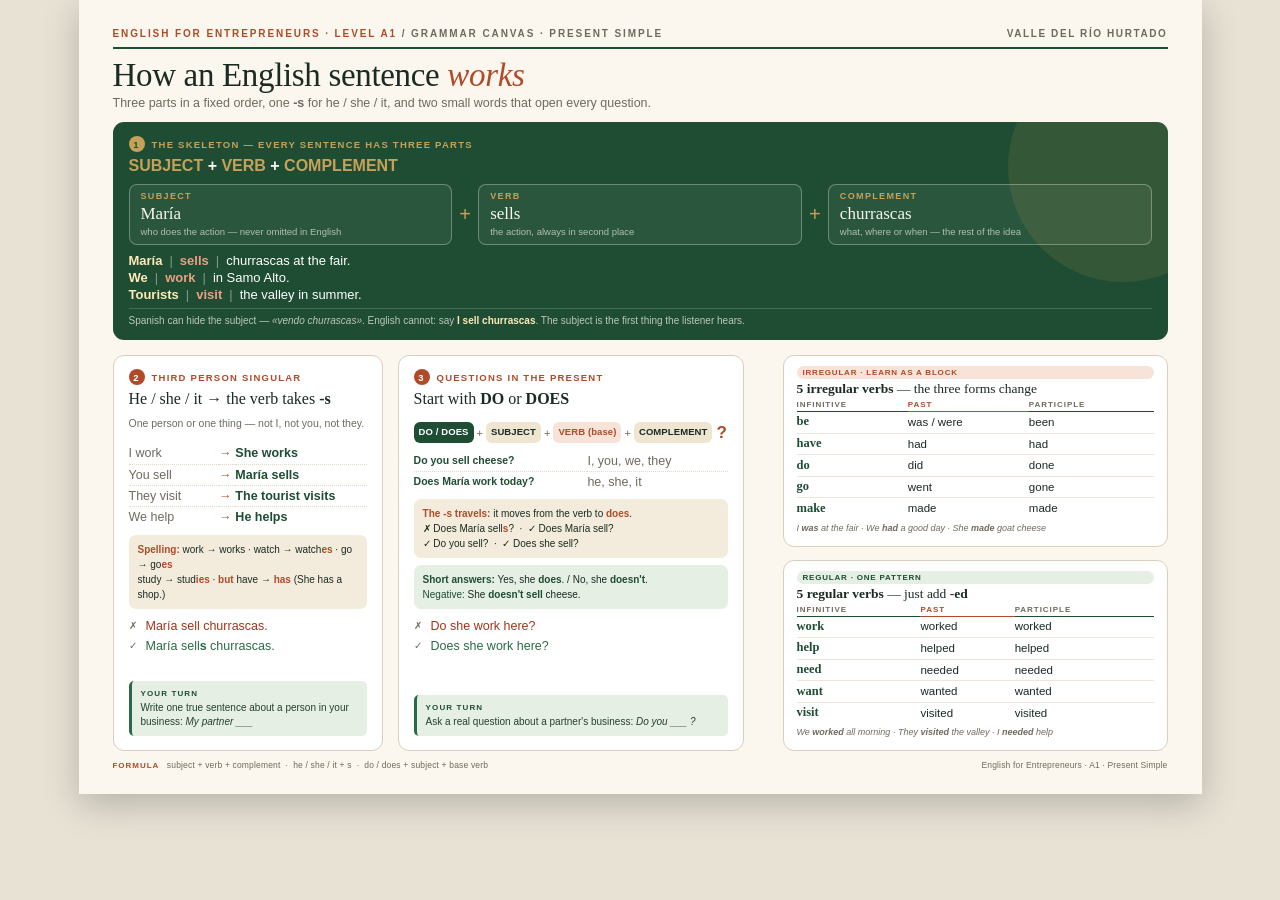
<file: materiales/clase_01/canvas_present_simple.html>
<!DOCTYPE html>
<html lang="en">
<head>
<meta charset="utf-8">
<title>How an English Sentence Works · A1 Canvas</title>
<style>
  :root{
    --ink:#1b2a22;
    --paper:#fbf7ef;
    --paper2:#f3ecdd;
    --green:#1e4d33;
    --green2:#2c6a47;
    --terra:#b04a28;
    --terra-l:#e7a184;
    --gold:#c5a15a;
    --muted:#6f6a5c;
    --line:#d9cfbc;
  }
  *{box-sizing:border-box}
  html,body{margin:0;padding:0;background:#e8e2d5}
  body{font-family:"Helvetica Neue",Helvetica,Arial,sans-serif;color:var(--ink)}

  .stage{display:flex;justify-content:center;padding:0}
  .sheet{
    width:1123px;height:794px;background:var(--paper);
    padding:28px 34px 24px;position:relative;overflow:hidden;
    box-shadow:0 10px 34px rgba(0,0,0,.22);
    display:flex;flex-direction:column;
  }

  /* ---------- header ---------- */
  .top{display:flex;justify-content:space-between;align-items:baseline;
       border-bottom:2px solid var(--green);padding-bottom:8px}
  .eyebrow{font-size:10px;letter-spacing:.19em;text-transform:uppercase;
           color:var(--terra);font-weight:700}
  .eyebrow span{color:var(--muted);font-weight:600}
  .headR{font-size:10px;letter-spacing:.16em;text-transform:uppercase;color:var(--muted);font-weight:700}

  h1{font-family:Georgia,"Iowan Old Style",serif;font-weight:400;
     font-size:33px;line-height:1.05;margin:9px 0 3px;letter-spacing:-.01em}
  h1 em{font-style:italic;color:var(--terra)}
  .sub{font-size:12.5px;color:var(--muted);margin:0 0 12px}

  /* ---------- shared card ---------- */
  .card{background:#fff;border:1px solid var(--line);border-radius:11px;padding:13px 15px 14px;
        display:flex;flex-direction:column}
  .tag{display:inline-flex;align-items:center;gap:7px;font-size:9.5px;font-weight:800;
       letter-spacing:.13em;text-transform:uppercase;color:var(--terra);margin-bottom:5px}
  .tag i{width:16px;height:16px;border-radius:50%;background:var(--terra);color:#fff;
         font-style:normal;font-size:9.5px;display:inline-flex;align-items:center;justify-content:center}
  .card h2{font-family:Georgia,serif;font-size:16px;margin:0 0 8px;font-weight:400;line-height:1.15}
  .card h2 b{font-weight:700}

  /* ---------- schema ---------- */
  .schema{background:var(--green);color:var(--paper);border:none;padding:12px 16px 14px;
          border-radius:11px;flex:0 0 auto;position:relative;overflow:hidden}
  .schema:after{content:"";position:absolute;right:-70px;top:-70px;width:230px;height:230px;
                border-radius:50%;background:rgba(197,161,90,.13)}
  .schema .tag{color:var(--gold)}
  .schema .tag i{background:var(--gold);color:var(--green)}
  .schema h2{color:var(--paper);font-size:16px;margin:0 0 9px}
  .schema h2 b{color:var(--gold)}
  .blocks{display:flex;align-items:stretch;gap:0;position:relative;z-index:1}
  .blk{flex:1;border:1px solid rgba(251,247,239,.32);border-radius:8px;padding:6px 11px 7px;
       background:rgba(251,247,239,.05)}
  .blk .lb{font-size:9px;letter-spacing:.15em;font-weight:800;text-transform:uppercase;
           color:var(--gold);margin-bottom:3px}
  .blk .ex{font-family:Georgia,serif;font-size:17px;line-height:1.15}
  .blk .gl{font-size:9.5px;color:rgba(251,247,239,.66);margin-top:2px;line-height:1.2}
  .plus{width:26px;display:flex;align-items:center;justify-content:center;
        font-size:20px;color:var(--gold);font-weight:300}
  .sents{margin-top:8px;display:flex;flex-direction:column;gap:2px;position:relative;z-index:1}
  .s{font-size:13px;display:flex;flex-wrap:wrap;gap:0;align-items:baseline}
  .s .sep{color:rgba(251,247,239,.45);padding:0 7px}
  .s .su{color:#ffe9b8;font-weight:700}
  .s .ve{color:var(--terra-l);font-weight:700}
  .s .co{color:#fff}
  .schema .note{margin-top:6px;font-size:10px;color:rgba(251,247,239,.72);
                border-top:1px solid rgba(251,247,239,.18);padding-top:6px;position:relative;z-index:1}
  .schema .note b{color:#ffe9b8}

  /* ---------- row B ---------- */
  .rowB{display:grid;grid-template-columns:1fr 385px;gap:15px;margin-top:15px;flex:1;min-height:0}
  .pair{display:grid;grid-template-columns:.92fr 1.08fr;gap:15px;min-height:0}

  .mini{width:100%;border-collapse:collapse;margin-top:5px;font-size:12.5px}
  .mini td{padding:3.2px 0;border-bottom:1px dotted #e2d9c8;vertical-align:top}
  .mini tr:last-child td{border-bottom:none}
  .mini .a{color:var(--muted);width:38%}
  .mini .b{font-weight:700;color:var(--green)}
  .mini .c{color:var(--terra);font-weight:700}

  .rule{background:var(--paper2);border-radius:7px;padding:7px 9px;margin-top:7px;font-size:10px;line-height:1.5}
  .rule b{color:var(--terra)}
  .exlist{margin:7px 0 0;padding:0;list-style:none;font-size:12.5px;line-height:1.6}
  .exlist li{display:flex;gap:6px}
  .exlist .n{color:var(--muted);font-size:10px;width:11px;flex:0 0 11px;padding-top:2px}
  .wrong{color:#a3341c}
  .right{color:var(--green2)}

  .formula{display:flex;align-items:center;gap:3px;margin:6px 0 2px;flex-wrap:nowrap}
  .fb{border-radius:6px;padding:5px 5px;font-size:9.5px;font-weight:800;line-height:1.15;
      text-align:center;white-space:nowrap;letter-spacing:.01em}
  .fb.d{background:var(--green);color:#fff}
  .fb.s{background:#efe6d2;color:var(--ink)}
  .fb.v{background:#f7e3d7;color:var(--terra)}
  .fb.c{background:#efe6d2;color:var(--ink)}
  .fb.q{background:none;font-size:17px;color:var(--terra);padding:0 1px}
  .fplus{font-size:11px;color:var(--muted)}

  /* ---------- verbs ---------- */
  .verbs{display:flex;flex-direction:column;gap:13px;min-height:0}
  .vcard{background:#fff;border:1px solid var(--line);border-radius:11px;padding:10px 13px 9px;flex:1}
  .vhead{margin-bottom:3px}
  .vhead h3{font-family:Georgia,serif;font-size:13.5px;margin:2px 0 1px;font-weight:400}
  .vhead h3 b{font-weight:700}
  .pill{font-size:8px;letter-spacing:.1em;text-transform:uppercase;font-weight:800;
        padding:2px 6px;border-radius:20px}
  .pill.i{background:#f7e3d7;color:var(--terra)}
  .pill.r{background:#e5efe4;color:var(--green)}
  table.v{width:100%;border-collapse:collapse;font-size:11.5px}
  table.v th{text-align:left;font-size:8px;letter-spacing:.12em;text-transform:uppercase;
             color:var(--muted);font-weight:800;padding:0 0 2px;border-bottom:1.5px solid var(--green)}
  table.v th.past{color:var(--terra);border-bottom-color:var(--terra)}
  table.v td{padding:3.4px 0;border-bottom:1px solid #eee6d7;line-height:1.1}
  table.v tr:last-child td{border-bottom:none}
  table.v .inf{font-weight:700;color:var(--green);font-family:Georgia,serif;font-size:12.5px}
  table.v .pp{color:var(--ink)}
  table.v .sp{color:var(--muted);font-size:9.5px}

  .turn{margin-top:auto;background:#e5efe4;border-left:3px solid var(--green2);border-radius:5px;
        padding:7px 9px;font-size:10px;line-height:1.4;color:#25402f}
  .turn b.h{display:block;font-size:8px;letter-spacing:.14em;text-transform:uppercase;
        color:var(--green);margin-bottom:2px}
  .foot{display:flex;justify-content:space-between;font-size:8.5px;color:var(--muted);
        margin-top:9px;letter-spacing:.02em}
  .foot b{color:var(--terra);letter-spacing:.12em;text-transform:uppercase;font-size:8px}

  @page{size:A4 landscape;margin:0}
  @media print{
    html,body{background:#fff}
    .stage{padding:0}
    .sheet{box-shadow:none;zoom:1 !important;margin:0}
    *{-webkit-print-color-adjust:exact;print-color-adjust:exact}
  }
</style>
</head>
<body>
<div class="stage">
<div class="sheet" id="sheet">

  <!-- ================= HEADER ================= -->
  <div class="top">
    <div class="eyebrow">English for Entrepreneurs · Level A1 <span>/ Grammar canvas · Present Simple</span></div>
    <div class="headR">Valle del Río Hurtado</div>
  </div>
  <h1>How an English sentence <em>works</em></h1>
  <p class="sub">Three parts in a fixed order, one <b>‑s</b> for he / she / it, and two small words that open every question.</p>

  <!-- ================= SCHEMA ================= -->
  <div class="schema">
    <div class="tag"><i>1</i> The skeleton — every sentence has three parts</div>
    <h2><b>SUBJECT</b> + <b>VERB</b> + <b>COMPLEMENT</b></h2>

    <div class="blocks">
      <div class="blk">
        <div class="lb">Subject</div>
        <div class="ex">María</div>
        <div class="gl">who does the action — never omitted in English</div>
      </div>
      <div class="plus">+</div>
      <div class="blk">
        <div class="lb">Verb</div>
        <div class="ex">sells</div>
        <div class="gl">the action, always in second place</div>
      </div>
      <div class="plus">+</div>
      <div class="blk">
        <div class="lb">Complement</div>
        <div class="ex">churrascas</div>
        <div class="gl">what, where or when — the rest of the idea</div>
      </div>
    </div>

    <div class="sents">
      <div class="s"><span class="su">María</span><span class="sep">|</span><span class="ve">sells</span><span class="sep">|</span><span class="co">churrascas at the fair.</span></div>
      <div class="s"><span class="su">We</span><span class="sep">|</span><span class="ve">work</span><span class="sep">|</span><span class="co">in Samo Alto.</span></div>
      <div class="s"><span class="su">Tourists</span><span class="sep">|</span><span class="ve">visit</span><span class="sep">|</span><span class="co">the valley in summer.</span></div>
    </div>

    <div class="note">Spanish can hide the subject — <i>«vendo churrascas»</i>. English cannot: say <b>I sell churrascas</b>. The subject is the first thing the listener hears.</div>
  </div>

  <!-- ================= ROW B ================= -->
  <div class="rowB">

    <div class="pair">
      <!-- S RULE -->
      <div class="card">
        <div class="tag"><i>2</i> Third person singular</div>
        <h2>He / she / it → the verb takes <b>‑s</b></h2>
        <p style="font-size:10.5px;color:var(--muted);margin:0 0 7px;line-height:1.4">
          One person or one thing — not I, not you, not they.
        </p>
        <table class="mini">
          <tr><td class="a">I work</td><td class="c">→</td><td class="b">She work<b>s</b></td></tr>
          <tr><td class="a">You sell</td><td class="c">→</td><td class="b">María sell<b>s</b></td></tr>
          <tr><td class="a">They visit</td><td class="c">→</td><td class="b">The tourist visit<b>s</b></td></tr>
          <tr><td class="a">We help</td><td class="c">→</td><td class="b">He help<b>s</b></td></tr>
        </table>
        <div class="rule">
          <b>Spelling:</b> work → works · watch → watch<b>es</b> · go → go<b>es</b><br>
          study → stud<b>ies</b> · <b>but</b> have → <b>has</b> (She has a shop.)
        </div>
        <ul class="exlist">
          <li><span class="n">✗</span><span class="wrong">María sell churrascas.</span></li>
          <li><span class="n">✓</span><span class="right">María sell<b>s</b> churrascas.</span></li>
        </ul>
        <div class="turn">
          <b class="h">Your turn</b>
          Write one true sentence about a person in your business: <i>My partner ___</i>
        </div>
      </div>

      <!-- DO / DOES -->
      <div class="card">
        <div class="tag"><i>3</i> Questions in the present</div>
        <h2>Start with <b>DO</b> or <b>DOES</b></h2>
        <div class="formula">
          <div class="fb d">DO / DOES</div><div class="fplus">+</div>
          <div class="fb s">SUBJECT</div><div class="fplus">+</div>
          <div class="fb v">VERB (base)</div><div class="fplus">+</div>
          <div class="fb c">COMPLEMENT</div><div class="fb q">?</div>
        </div>
        <table class="mini" style="margin-top:5px">
          <tr><td class="b" style="width:47%;font-size:10.5px">Do you sell cheese?</td><td class="a">I, you, we, they</td></tr>
          <tr><td class="b" style="width:47%;font-size:10.5px">Does María work today?</td><td class="a">he, she, it</td></tr>
        </table>
        <div class="rule">
          <b>The ‑s travels:</b> it moves from the verb to <b>does</b>.<br>
          ✗ Does María sell<b>s</b>? &nbsp;·&nbsp; ✓ Does María sell?<br>
          ✓ Do you sell? &nbsp;·&nbsp; ✓ Does she sell?
        </div>
        <div class="rule" style="background:#e5efe4">
          <b style="color:var(--green)">Short answers:</b> Yes, she <b style="color:var(--green)">does</b>. / No, she <b style="color:var(--green)">doesn't</b>.<br>
          <span style="color:var(--green)">Negative:</span> She <b style="color:var(--green)">doesn't sell</b> cheese.
        </div>
        <ul class="exlist" style="margin-top:7px">
          <li><span class="n">✗</span><span class="wrong">Do she work here?</span></li>
          <li><span class="n">✓</span><span class="right">Does she work here?</span></li>
        </ul>
        <div class="turn">
          <b class="h">Your turn</b>
          Ask a real question about a partner's business: <i>Do you ___ ?</i>
        </div>
      </div>
    </div>

    <!-- VERBS -->
    <div class="verbs">
      <div class="vcard">
        <div class="pill i">irregular · learn as a block</div>
        <div class="vhead"><h3><b>5 irregular verbs</b> — the three forms change</h3></div>
        <table class="v">
          <tr><th>Infinitive</th><th class="past">Past</th><th>Participle</th></tr>
          <tr><td class="inf">be</td><td>was / were</td><td class="pp">been</td></tr>
          <tr><td class="inf">have</td><td>had</td><td class="pp">had</td></tr>
          <tr><td class="inf">do</td><td>did</td><td class="pp">done</td></tr>
          <tr><td class="inf">go</td><td>went</td><td class="pp">gone</td></tr>
          <tr><td class="inf">make</td><td>made</td><td class="pp">made</td></tr>
        </table>
        <div style="font-size:9px;color:var(--muted);margin-top:4px;font-style:italic">
          I <b>was</b> at the fair · We <b>had</b> a good day · She <b>made</b> goat cheese
        </div>
      </div>

      <div class="vcard">
        <div class="pill r">regular · one pattern</div>
        <div class="vhead"><h3><b>5 regular verbs</b> — just add <b>‑ed</b></h3></div>
        <table class="v">
          <tr><th>Infinitive</th><th class="past">Past</th><th>Participle</th></tr>
          <tr><td class="inf">work</td><td>worked</td><td class="pp">worked</td></tr>
          <tr><td class="inf">help</td><td>helped</td><td class="pp">helped</td></tr>
          <tr><td class="inf">need</td><td>needed</td><td class="pp">needed</td></tr>
          <tr><td class="inf">want</td><td>wanted</td><td class="pp">wanted</td></tr>
          <tr><td class="inf">visit</td><td>visited</td><td class="pp">visited</td></tr>
        </table>
        <div style="font-size:9px;color:var(--muted);margin-top:4px;font-style:italic">
          We <b>worked</b> all morning · They <b>visited</b> the valley · I <b>needed</b> help
        </div>
      </div>
    </div>

  </div>

  <div class="foot">
    <div><b>Formula</b> &nbsp; subject + verb + complement &nbsp;·&nbsp; he / she / it + s &nbsp;·&nbsp; do / does + subject + base verb</div>
    <div>English for Entrepreneurs · A1 · Present Simple</div>
  </div>

</div>
</div>

<script>
  (function(){
    var sheet = document.getElementById('sheet');
    function fit(){
      var w = document.documentElement.clientWidth;
      var s = Math.min(1, (w - 8) / 1123);
      sheet.style.zoom = s;
      document.body.style.height = (794 * s) + 'px';
    }
    fit();
    window.addEventListener('resize', fit);
  })();
</script>
</body>
</html>
</file>
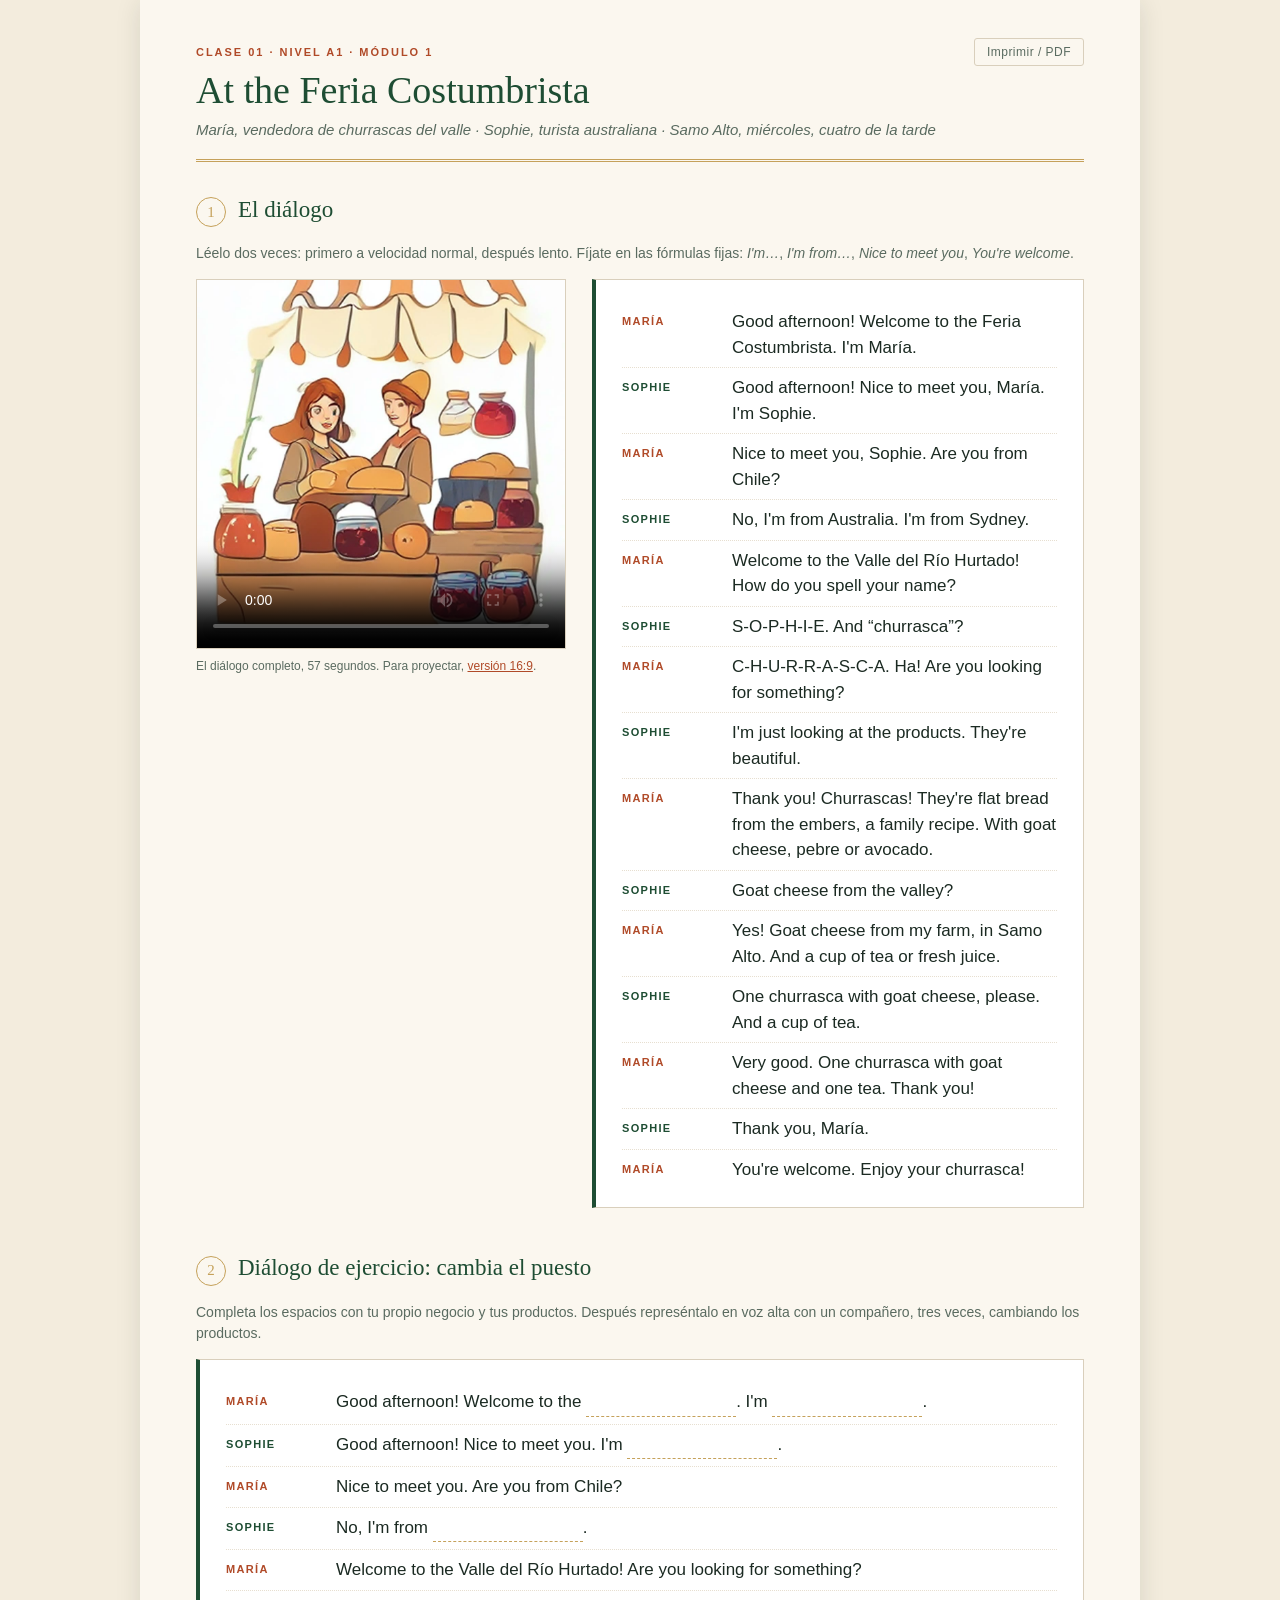
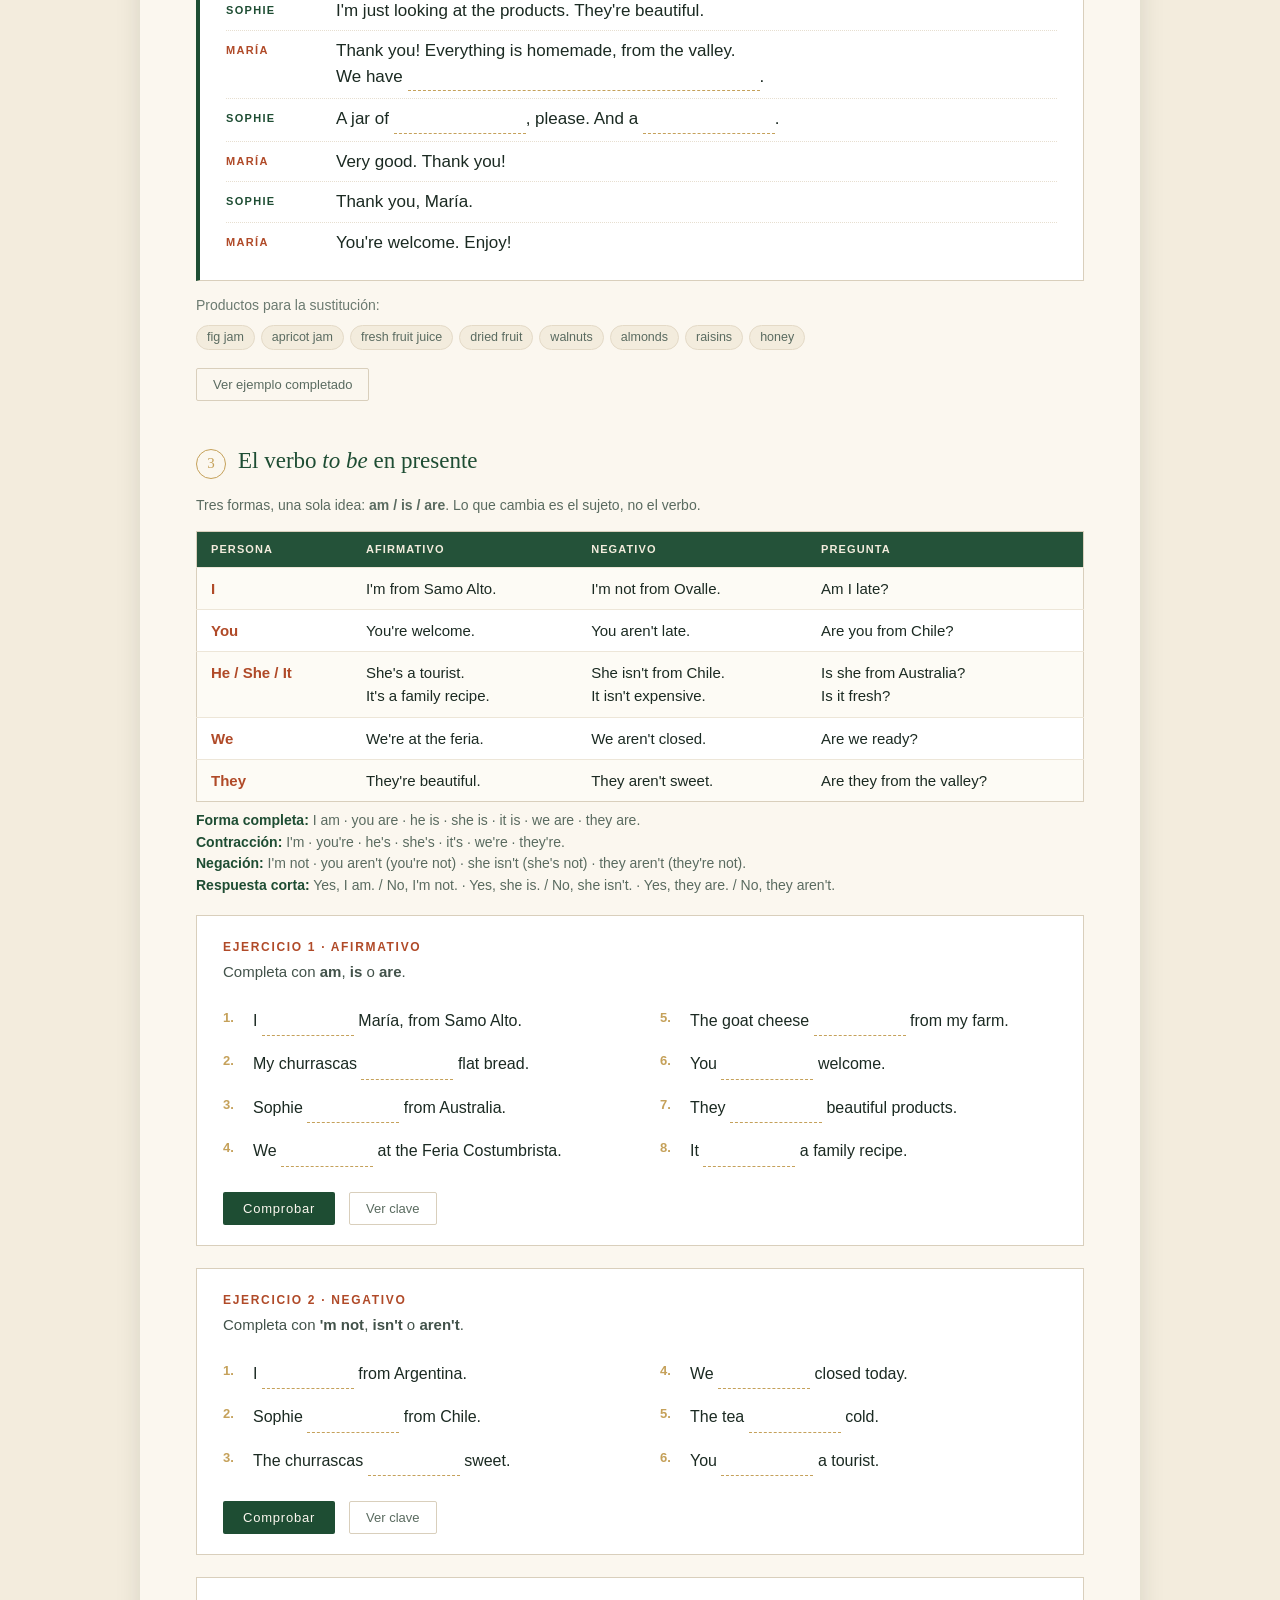
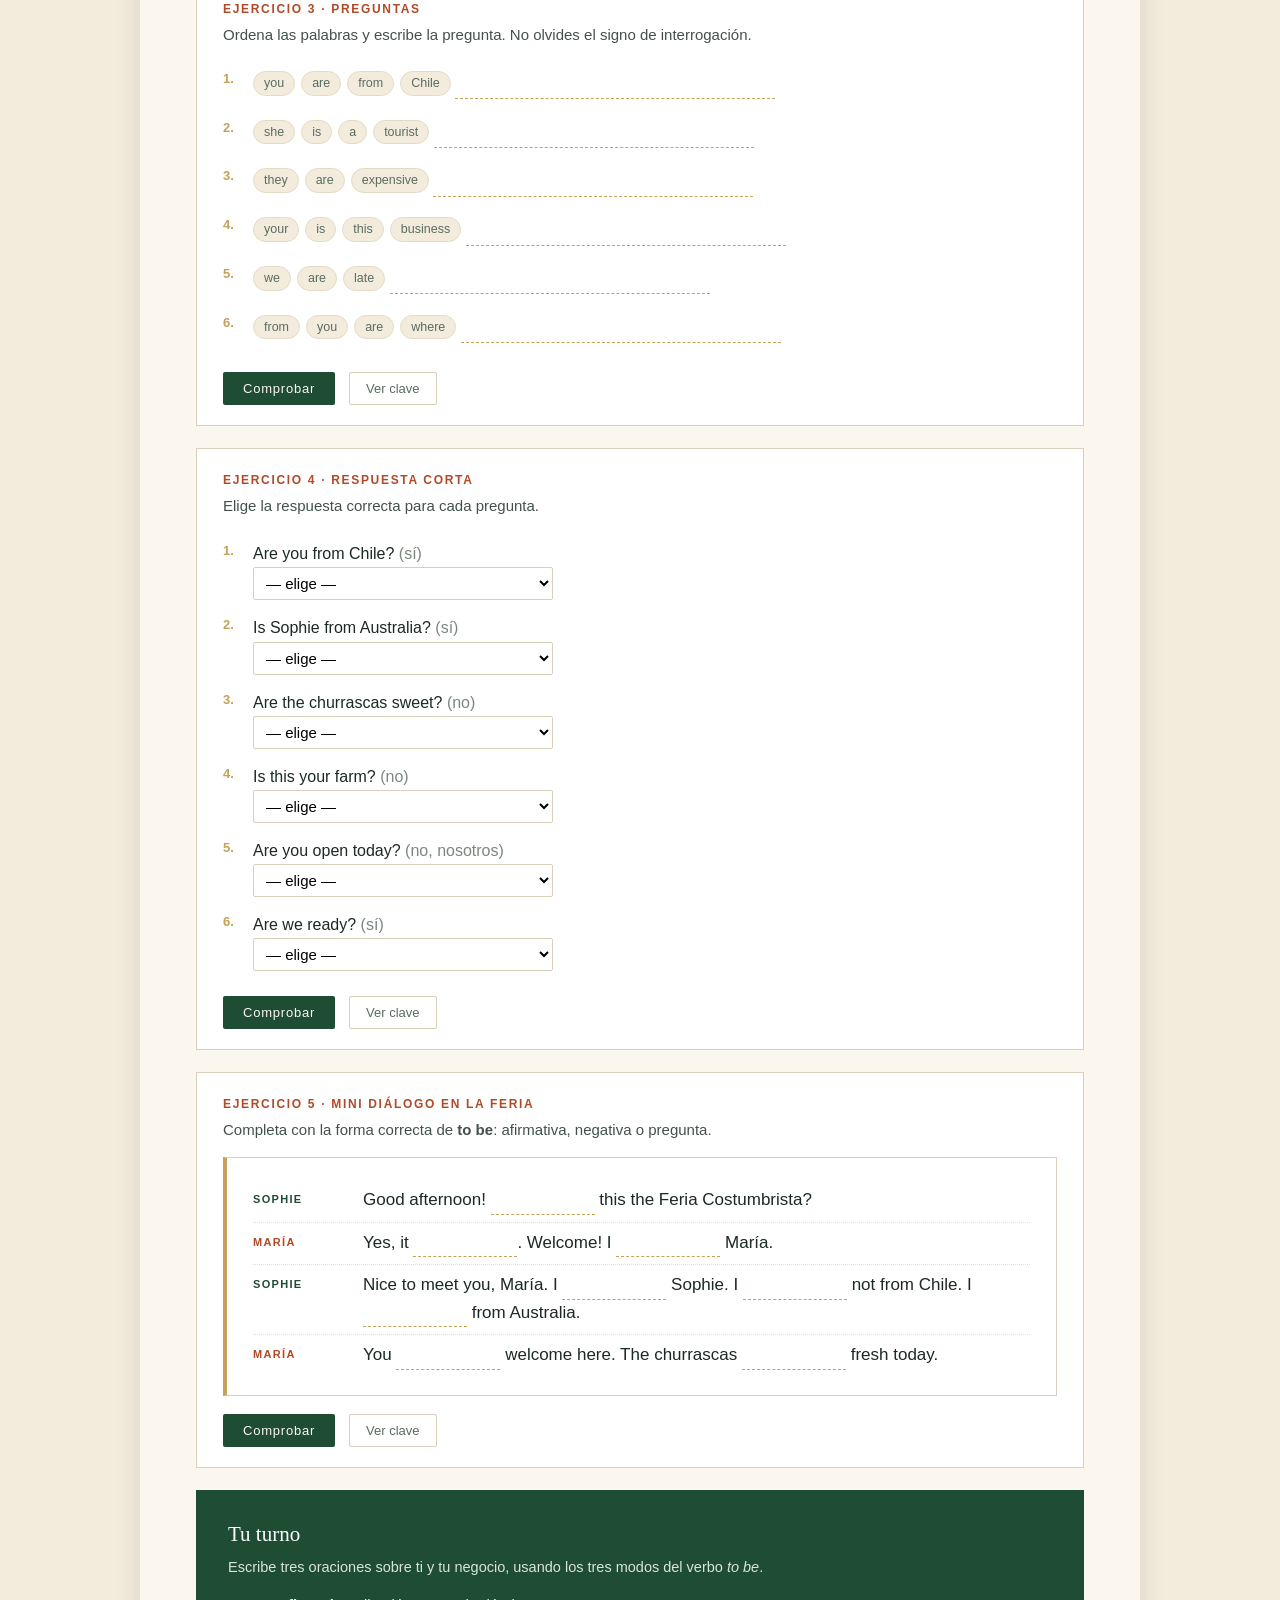
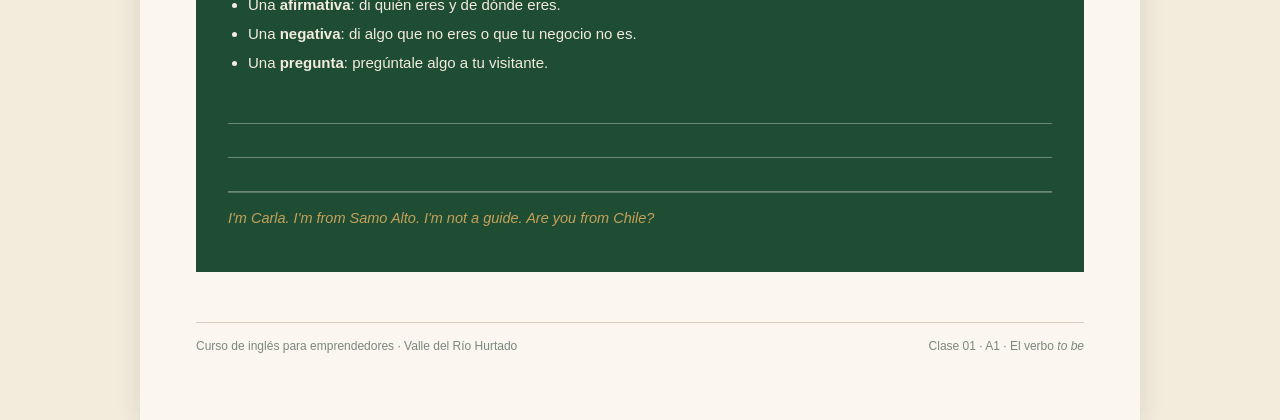
<file: materiales/clase_01/dialogo_clase_01_churrascas.html>
<!DOCTYPE html>
<html lang="es">
<head>
<meta charset="UTF-8">
<meta name="viewport" content="width=device-width, initial-scale=1">
<title>Clase 01 · At the Feria Costumbrista</title>
<style>
  :root{
    --verde:#1E4D33;
    --verde-caja:#245239;
    --terracota:#B04A28;
    --dorado:#C5A15A;
    --papel:#FBF7EF;
    --papel2:#F3ECDD;
    --tinta:#1B2A22;
    --linea:#D9CFBC;
    --ok:#2E7D4F;
    --mal:#B03A2E;
  }
  *{box-sizing:border-box}
  html{-webkit-text-size-adjust:100%}
  body{
    margin:0;
    background:var(--papel2);
    color:var(--tinta);
    font-family:-apple-system,BlinkMacSystemFont,"Segoe UI",Arial,sans-serif;
    font-size:16px;
    line-height:1.55;
  }
  .page{
    max-width:1000px;
    margin:0 auto;
    background:var(--papel);
    padding:44px 56px 64px;
    box-shadow:0 2px 24px rgba(27,42,34,.12);
  }
  .tabla-wrap{overflow-x:auto;-webkit-overflow-scrolling:touch}
  @media (max-width:700px){
    .page{padding:26px 20px 44px}
    body{font-size:15px}
    .top-actions{float:none;margin:0 0 12px}
    .turno{grid-template-columns:74px 1fr;gap:10px}
    h1{font-size:30px}
  }

  /* ---------- Cabecera ---------- */
  header.top{
    border-bottom:3px double var(--dorado);
    padding-bottom:18px;
    margin-bottom:34px;
  }
  .eyebrow{
    font-size:11px;
    letter-spacing:.18em;
    text-transform:uppercase;
    color:var(--terracota);
    font-weight:700;
  }
  h1{
    font-family:Georgia,"Times New Roman",serif;
    font-size:38px;
    line-height:1.12;
    margin:8px 0 6px;
    color:var(--verde);
    font-weight:400;
  }
  .sub{
    margin:0;
    color:#5A6B60;
    font-size:15px;
    font-style:italic;
  }
  .top-actions{float:right;margin-top:-6px}
  .top-actions button{
    background:none;border:1px solid var(--linea);color:#5A6B60;
    border-radius:3px;padding:6px 12px;font-size:12px;cursor:pointer;letter-spacing:.04em;
  }
  .top-actions button:hover{border-color:var(--dorado);color:var(--verde)}

  /* ---------- video junto al diálogo ---------- */
  .dialogo-grid{display:grid;grid-template-columns:370px minmax(0,1fr);gap:26px;align-items:start}
  .video-lado{position:sticky;top:14px}
  .video-dialogo{width:100%;aspect-ratio:1/1;background:#000;border:1px solid var(--linea);display:block}
  .video-pie{font-size:12px;color:#5A6B60;margin-top:8px;line-height:1.5}
  .video-pie a{color:var(--terracota)}
  @media (max-width:900px){
    .dialogo-grid{grid-template-columns:1fr;gap:16px}
    .video-lado{position:static}
  }

  /* ---------- Secciones ---------- */
  section{margin-bottom:46px}
  .sec-head{display:flex;align-items:baseline;gap:12px;margin-bottom:16px}
  .sec-num{
    font-family:Georgia,serif;
    font-size:15px;
    color:var(--dorado);
    border:1.5px solid var(--dorado);
    border-radius:50%;
    width:30px;height:30px;
    display:inline-flex;align-items:center;justify-content:center;
    flex:0 0 auto;
    font-variant-numeric:tabular-nums;
  }
  h2{
    font-family:Georgia,"Times New Roman",serif;
    font-size:23px;
    font-weight:400;
    color:var(--verde);
    margin:0;
    line-height:1.2;
  }
  .hint{font-size:14px;color:#5A6B60;margin:0 0 14px}

  /* ---------- Diálogo ---------- */
  .dialogo{
    background:#fff;
    border:1px solid var(--linea);
    border-left:4px solid var(--verde);
    padding:22px 26px 18px;
  }
  .turno{
    display:grid;
    grid-template-columns:96px 1fr;
    gap:14px;
    padding:7px 0;
    border-bottom:1px dotted #E7DFD0;
  }
  .turno:last-child{border-bottom:none}
  .quien{
    font-size:11px;
    font-weight:700;
    letter-spacing:.12em;
    padding-top:4px;
  }
  .maria .quien{color:var(--terracota)}
  .sophie .quien{color:var(--verde)}
  .dice{font-size:17px;line-height:1.5}
  .nota-escena{
    font-size:13px;
    color:#6B7A70;
    font-style:italic;
    margin:0 0 14px;
  }

  /* ---------- Huecos para completar ---------- */
  input.blank{
    font:inherit;
    font-size:15px;
    color:var(--verde);
    background:transparent;
    border:none;
    border-bottom:1.5px dashed var(--dorado);
    border-radius:0;
    padding:1px 6px 2px;
    min-width:110px;
    width:150px;
    outline:none;
    transition:border-color .15s, background .15s;
  }
  input.blank:focus{border-bottom-color:var(--terracota);background:#FFFDF7}
  input.blank.ancho{width:230px}
  .nw{white-space:nowrap}
  input.blank.corto{width:132px;min-width:96px}
  input.blank.largo{width:352px;max-width:100%}
  .items .blank{width:92px;min-width:64px}
  input.blank.ok{border-bottom-color:var(--ok);background:#EAF5EE;color:var(--ok)}
  input.blank.mal{border-bottom-color:var(--mal);background:#FBE9E7;color:var(--mal)}

  /* ---------- Ejercicios ---------- */
  .card{
    background:#fff;
    border:1px solid var(--linea);
    padding:22px 26px 20px;
    margin-bottom:22px;
  }
  .card h3{
    font-size:12px;
    letter-spacing:.14em;
    text-transform:uppercase;
    color:var(--terracota);
    margin:0 0 4px;
    font-weight:700;
  }
  .card .enunciado{font-size:15px;color:#42524A;margin:0 0 16px}
  .items{list-style:none;margin:0;padding:0;counter-reset:item}
  .items li{
    counter-increment:item;
    padding:7px 0 7px 30px;
    position:relative;
    font-size:16px;
    line-height:1.7;
  }
  .items li::before{
    content:counter(item)".";
    position:absolute;left:0;top:7px;
    color:var(--dorado);
    font-size:13px;
    font-weight:700;
    width:22px;
  }
  .items li .en{color:#33453C}
  #ex3 .items li{padding-top:9px;padding-bottom:9px;line-height:1.5}
  #ex3 .chips{margin:0 14px 0 0;vertical-align:middle}
  #ex3 input.blank{width:320px;vertical-align:middle}
  #ex4 select.blank{
    width:300px;
    border:1px solid var(--linea);
    background:#fff;
    padding:6px 8px;
    border-radius:2px;
    font-size:15px;
  }
  #ex4 select.blank:focus{border-color:var(--terracota);outline:none}
  #ex4 select.blank.ok{border-color:var(--ok);background:#EAF5EE;color:var(--ok)}
  #ex4 select.blank.mal{border-color:var(--mal);background:#FBE9E7;color:var(--mal)}
  #ex5 input.blank{width:104px;min-width:72px}
  .two-col{columns:2;column-gap:40px}
  @media (max-width:700px){.two-col{columns:1}}

  .instruccion-en{font-size:14px;color:#6B7A70;margin:0 0 12px}
  .chips{display:flex;flex-wrap:wrap;gap:6px;margin:-4px 0 8px}
  .chip{
    font-size:12.5px;color:#5A6B60;background:var(--papel2);
    border:1px solid #E4DAC7;border-radius:20px;padding:2px 10px;
  }

  /* ---------- Tabla to be ---------- */
  table.gram{
    width:100%;
    border-collapse:collapse;
    background:#fff;
    border:1px solid var(--linea);
    font-size:15px;
    margin-bottom:8px;
  }
  table.gram th{
    background:var(--verde-caja);
    color:#F3ECDD;
    font-size:11px;
    letter-spacing:.1em;
    text-transform:uppercase;
    text-align:left;
    padding:9px 14px;
    font-weight:600;
  }
  table.gram td{
    padding:9px 14px;
    border-top:1px solid #EDE6D8;
    vertical-align:top;
  }
  table.gram td:first-child{color:var(--terracota);font-weight:600;white-space:nowrap}
  table.gram tr:nth-child(even) td{background:#FDFBF5}
  .gram-mini{font-size:14px;color:#5A6B60;margin:0 0 18px}
  .gram-mini b{color:var(--verde)}

  /* ---------- Botones y clave ---------- */
  .acciones{display:flex;align-items:center;gap:14px;flex-wrap:wrap;margin-top:18px}
  button.check{
    background:var(--verde);
    color:#FBF7EF;
    border:none;
    padding:9px 20px;
    font-size:13px;
    letter-spacing:.06em;
    border-radius:2px;
    cursor:pointer;
    font-family:inherit;
  }
  button.check:hover{background:var(--verde-caja)}
  button.ghost{
    background:none;
    border:1px solid var(--linea);
    color:#5A6B60;
    padding:8px 16px;
    font-size:13px;
    border-radius:2px;
    cursor:pointer;
    font-family:inherit;
  }
  button.ghost:hover{border-color:var(--dorado);color:var(--verde)}
  .score{font-size:13.5px;color:#5A6B60;font-weight:600}
  .score.bien{color:var(--ok)}
  .score.regular{color:var(--terracota)}
  .clave{
    margin-top:16px;
    background:var(--papel2);
    border-left:3px solid var(--dorado);
    padding:14px 18px;
    font-size:14px;
    line-height:1.7;
  }
  .clave strong{color:var(--verde);font-size:12px;letter-spacing:.1em;text-transform:uppercase;display:block;margin-bottom:6px}
  .clave ol{margin:0;padding-left:20px}
  .clave .var{color:#7A877E;font-size:13px}

  /* ---------- Producción ---------- */
  .produccion{
    background:var(--verde);
    color:#F3ECDD;
    padding:28px 32px;
  }
  .produccion h3{
    font-family:Georgia,serif;
    font-size:21px;
    font-weight:400;
    margin:0 0 6px;
    color:#fff;
    letter-spacing:0;
    text-transform:none;
  }
  .produccion p{font-size:14.5px;margin:0 0 14px;color:#D8E4DA}
  .produccion ul{margin:0 0 16px;padding-left:20px;font-size:15px;color:#F3ECDD}
  .produccion li{margin-bottom:6px}
  .produccion .ejemplo{
    border-top:1px solid rgba(251,247,239,.25);
    padding-top:14px;
    font-size:14.5px;
    font-style:italic;
    color:#C5A15A;
  }
  .prod-lines{margin-top:16px}
  .prod-lines div{
    border-bottom:1px solid rgba(251,247,239,.35);
    height:34px;
  }

  footer.pie{
    margin-top:50px;
    border-top:1px solid var(--linea);
    padding-top:14px;
    font-size:12px;
    color:#7A877E;
    display:flex;justify-content:space-between;gap:16px;flex-wrap:wrap;
  }

  /* ---------- Impresión ---------- */
  @page{size:A4 portrait;margin:14mm}
  @media print{
    body{background:#fff;font-size:11.5pt}
    .page{max-width:none;box-shadow:none;padding:0;background:#fff}
    .top-actions,.acciones,button{display:none !important}
    .clave{display:block !important}
    section{margin-bottom:24px;break-inside:avoid}
    .card{break-inside:avoid;padding:14px 16px}
    .dialogo{padding:14px 16px}
    .video-lado{display:none !important}
    .dialogo-grid{display:block !important}
    .produccion{background:#fff !important;color:#1B2A22 !important;border:1px solid var(--linea);padding:18px}
    .produccion h3{color:var(--verde)}
    .produccion p,.produccion ul{color:#33453C}
    .produccion .ejemplo{color:var(--terracota);border-top-color:var(--linea)}
    .prod-lines div{border-bottom-color:var(--linea)}
    input.blank{width:120px}
    h1{font-size:26pt}
    .two-col{columns:2}
  }

  /* ---------- Ajustes móviles (al final para que ganen) ---------- */
  @media (max-width:700px){
    .top-actions{float:none;margin:0 0 14px}
    .turno{grid-template-columns:74px 1fr;gap:10px}
    h1{font-size:30px;word-wrap:break-word}
    .dialogo{padding:16px 14px}
    .card{padding:16px 14px}
    .item, .items li{padding-right:0}
    .produccion{padding:22px 18px}
    .clave{padding:12px 14px}
    input.blank{max-width:100%}
    input.blank.largo{width:100%}
    .turno > *{min-width:0}
    .dice{min-width:0}
    table.gram{min-width:560px}
  }
</style>
</head>
<body>
<div class="page">

  <header class="top">
    <div class="top-actions"><button onclick="window.print()">Imprimir / PDF</button></div>
    <div class="eyebrow">Clase 01 · Nivel A1 · Módulo 1</div>
    <h1>At the Feria Costumbrista</h1>
    <p class="sub">María, vendedora de churrascas del valle · Sophie, turista australiana · Samo Alto, miércoles, cuatro de la tarde</p>
  </header>

  <!-- ============ 1. DIÁLOGO ============ -->
  <section>
    <div class="sec-head">
      <span class="sec-num">1</span>
      <h2>El diálogo</h2>
    </div>
    <p class="hint">Léelo dos veces: primero a velocidad normal, después lento. Fíjate en las fórmulas fijas: <i>I'm…</i>, <i>I'm from…</i>, <i>Nice to meet you</i>, <i>You're welcome</i>.</p>

    <div class="dialogo-grid">
      <aside class="video-lado">
        <video class="video-dialogo" controls preload="metadata" playsinline poster="poster_video_churrascas.jpg">
          <source src="video_dialogo_churrascas_cuadrado.mp4" type="video/mp4">
          Tu navegador no reproduce el video. <a href="video_dialogo_churrascas_cuadrado.mp4">Descárgalo aquí</a>.
        </video>
        <p class="video-pie">El diálogo completo, 57 segundos. Para proyectar, <a href="video_dialogo_churrascas_16x9.mp4">versión 16:9</a>.</p>
      </aside>

      <div class="dialogo">
      <div class="turno maria">
        <div class="quien">MARÍA</div>
        <div class="dice">Good afternoon! Welcome to the Feria Costumbrista. I'm María.</div>
      </div>
      <div class="turno sophie">
        <div class="quien">SOPHIE</div>
        <div class="dice">Good afternoon! Nice to meet you, María. I'm Sophie.</div>
      </div>
      <div class="turno maria">
        <div class="quien">MARÍA</div>
        <div class="dice">Nice to meet you, Sophie. Are you from Chile?</div>
      </div>
      <div class="turno sophie">
        <div class="quien">SOPHIE</div>
        <div class="dice">No, I'm from Australia. I'm from Sydney.</div>
      </div>
      <div class="turno maria">
        <div class="quien">MARÍA</div>
        <div class="dice">Welcome to the Valle del Río Hurtado! How do you spell your name?</div>
      </div>
      <div class="turno sophie">
        <div class="quien">SOPHIE</div>
        <div class="dice">S-O-P-H-I-E. And “churrasca”?</div>
      </div>
      <div class="turno maria">
        <div class="quien">MARÍA</div>
        <div class="dice">C-H-U-R-R-A-S-C-A. Ha! Are you looking for something?</div>
      </div>
      <div class="turno sophie">
        <div class="quien">SOPHIE</div>
        <div class="dice">I'm just looking at the products. They're beautiful.</div>
      </div>
      <div class="turno maria">
        <div class="quien">MARÍA</div>
        <div class="dice">Thank you! Churrascas! They're flat bread from the embers, a family recipe. With goat cheese, pebre or avocado.</div>
      </div>
      <div class="turno sophie">
        <div class="quien">SOPHIE</div>
        <div class="dice">Goat cheese from the valley?</div>
      </div>
      <div class="turno maria">
        <div class="quien">MARÍA</div>
        <div class="dice">Yes! Goat cheese from my farm, in Samo Alto. And a cup of tea or fresh juice.</div>
      </div>
      <div class="turno sophie">
        <div class="quien">SOPHIE</div>
        <div class="dice">One churrasca with goat cheese, please. And a cup of tea.</div>
      </div>
      <div class="turno maria">
        <div class="quien">MARÍA</div>
        <div class="dice">Very good. One churrasca with goat cheese and one tea. Thank you!</div>
      </div>
      <div class="turno sophie">
        <div class="quien">SOPHIE</div>
        <div class="dice">Thank you, María.</div>
      </div>
      <div class="turno maria">
        <div class="quien">MARÍA</div>
        <div class="dice">You're welcome. Enjoy your churrasca!</div>
      </div>
      </div>
    </div>
  </section>

  <!-- ============ 2. DIÁLOGO DE EJERCICIO ============ -->
  <section>
    <div class="sec-head">
      <span class="sec-num">2</span>
      <h2>Diálogo de ejercicio: cambia el puesto</h2>
    </div>
    <p class="hint">Completa los espacios con tu propio negocio y tus productos. Después represéntalo en voz alta con un compañero, tres veces, cambiando los productos.</p>

    <div class="dialogo">
      <div class="turno maria">
        <div class="quien">MARÍA</div>
        <div class="dice">Good afternoon! Welcome to the <input class="blank" data-free="1" aria-label="lugar">. I'm <input class="blank" data-free="1" aria-label="nombre de la vendedora">.</div>
      </div>
      <div class="turno sophie">
        <div class="quien">SOPHIE</div>
        <div class="dice">Good afternoon! Nice to meet you. I'm <input class="blank" data-free="1" aria-label="nombre del visitante">.</div>
      </div>
      <div class="turno maria">
        <div class="quien">MARÍA</div>
        <div class="dice">Nice to meet you. Are you from Chile?</div>
      </div>
      <div class="turno sophie">
        <div class="quien">SOPHIE</div>
        <div class="dice">No, I'm from <input class="blank" data-free="1" aria-label="país o ciudad">.</div>
      </div>
      <div class="turno maria">
        <div class="quien">MARÍA</div>
        <div class="dice">Welcome to the Valle del Río Hurtado! Are you looking for something?</div>
      </div>
      <div class="turno sophie">
        <div class="quien">SOPHIE</div>
        <div class="dice">I'm just looking at the products. They're beautiful.</div>
      </div>
      <div class="turno maria">
        <div class="quien">MARÍA</div>
        <div class="dice">Thank you! Everything is homemade, from the valley.<br>We have <input class="blank largo" data-free="1" aria-label="productos">.</div>
      </div>
      <div class="turno sophie">
        <div class="quien">SOPHIE</div>
        <div class="dice">A jar of <input class="blank corto" data-free="1" aria-label="producto elegido">, please. And a <input class="blank corto" data-free="1" aria-label="segundo pedido">.</div>
      </div>
      <div class="turno maria">
        <div class="quien">MARÍA</div>
        <div class="dice">Very good. Thank you!</div>
      </div>
      <div class="turno sophie">
        <div class="quien">SOPHIE</div>
        <div class="dice">Thank you, María.</div>
      </div>
      <div class="turno maria">
        <div class="quien">MARÍA</div>
        <div class="dice">You're welcome. Enjoy!</div>
      </div>
    </div>

    <p class="instruccion-en" style="margin-top:14px">Productos para la sustitución:</p>
    <div class="chips">
      <span class="chip">fig jam</span>
      <span class="chip">apricot jam</span>
      <span class="chip">fresh fruit juice</span>
      <span class="chip">dried fruit</span>
      <span class="chip">walnuts</span>
      <span class="chip">almonds</span>
      <span class="chip">raisins</span>
      <span class="chip">honey</span>
    </div>

    <div class="acciones">
      <button class="ghost" onclick="toggleKey('key-dialogo')">Ver ejemplo completado</button>
    </div>

    <div class="clave" id="key-dialogo" hidden>
      <strong>Ejemplo</strong>
      Good afternoon! Welcome to the <b>Jam and Juice Stand</b>. I'm <b>Carla</b>.<br>
      Nice to meet you. I'm <b>Peter</b>. No, I'm from <b>Canada</b>.<br>
      Thank you! Everything is homemade, from the valley. We have <b>fig jam</b>, <b>apricot jam</b>, <b>fresh fruit juice</b> and <b>dried fruit</b>.<br>
      A jar of <b>fig jam</b>, please. And a <b>fresh juice</b>.
    </div>
  </section>

  <!-- ============ 3. VERBO TO BE ============ -->
  <section>
    <div class="sec-head">
      <span class="sec-num">3</span>
      <h2>El verbo <em>to be</em> en presente</h2>
    </div>
    <p class="hint">Tres formas, una sola idea: <b>am / is / are</b>. Lo que cambia es el sujeto, no el verbo.</p>

    <div class="tabla-wrap">
    <table class="gram">
      <tr>
        <th>Persona</th>
        <th>Afirmativo</th>
        <th>Negativo</th>
        <th>Pregunta</th>
      </tr>
      <tr>
        <td>I</td>
        <td>I'm from Samo Alto.</td>
        <td>I'm not from Ovalle.</td>
        <td>Am I late?</td>
      </tr>
      <tr>
        <td>You</td>
        <td>You're welcome.</td>
        <td>You aren't late.</td>
        <td>Are you from Chile?</td>
      </tr>
      <tr>
        <td>He / She / It</td>
        <td>She's a tourist.<br>It's a family recipe.</td>
        <td>She isn't from Chile.<br>It isn't expensive.</td>
        <td>Is she from Australia?<br>Is it fresh?</td>
      </tr>
      <tr>
        <td>We</td>
        <td>We're at the feria.</td>
        <td>We aren't closed.</td>
        <td>Are we ready?</td>
      </tr>
      <tr>
        <td>They</td>
        <td>They're beautiful.</td>
        <td>They aren't sweet.</td>
        <td>Are they from the valley?</td>
      </tr>
    </table>
    </div>

    <p class="gram-mini">
      <b>Forma completa:</b> I am · you are · he is · she is · it is · we are · they are.<br>
      <b>Contracción:</b> I'm · you're · he's · she's · it's · we're · they're.<br>
      <b>Negación:</b> I'm not · you aren't (you're not) · she isn't (she's not) · they aren't (they're not).<br>
      <b>Respuesta corta:</b> Yes, I am. / No, I'm not. · Yes, she is. / No, she isn't. · Yes, they are. / No, they aren't.
    </p>

    <!-- Ejercicio 1 -->
    <div class="card" id="ex1">
      <h3>Ejercicio 1 · Afirmativo</h3>
      <p class="enunciado">Completa con <b>am</b>, <b>is</b> o <b>are</b>.</p>
      <ol class="items two-col">
        <li>I <input class="blank" data-answer="am" aria-label="1"> María, from Samo Alto.</li>
        <li>My churrascas <input class="blank" data-answer="are" aria-label="2"> flat bread.</li>
        <li>Sophie <input class="blank" data-answer="is" aria-label="3"> from Australia.</li>
        <li>We <input class="blank" data-answer="are" aria-label="4"> at the Feria Costumbrista.</li>
        <li>The goat cheese <input class="blank" data-answer="is" aria-label="5"> from my farm.</li>
        <li>You <input class="blank" data-answer="are" aria-label="6"> welcome.</li>
        <li>They <input class="blank" data-answer="are" aria-label="7"> beautiful products.</li>
        <li>It <input class="blank" data-answer="is" aria-label="8"> a family recipe.</li>
      </ol>
      <div class="acciones">
        <button class="check" onclick="checkEx('ex1')">Comprobar</button>
        <button class="ghost" onclick="toggleKey('key1')">Ver clave</button>
        <span class="score" id="score-ex1"></span>
      </div>
      <div class="clave" id="key1" hidden>
        <strong>Clave</strong>
        1. am · 2. are · 3. is · 4. are · 5. is · 6. are · 7. are · 8. is
      </div>
    </div>

    <!-- Ejercicio 2 -->
    <div class="card" id="ex2">
      <h3>Ejercicio 2 · Negativo</h3>
      <p class="enunciado">Completa con <b>'m not</b>, <b>isn't</b> o <b>aren't</b>.</p>
      <ol class="items two-col">
        <li>I <input class="blank" data-answer="'m not|am not|i'm not" aria-label="1"> from Argentina.</li>
        <li>Sophie <input class="blank" data-answer="isn't|is not" aria-label="2"> from Chile.</li>
        <li>The churrascas <input class="blank" data-answer="aren't|are not" aria-label="3"> sweet.</li>
        <li>We <input class="blank" data-answer="aren't|are not" aria-label="4"> closed today.</li>
        <li>The tea <input class="blank" data-answer="isn't|is not" aria-label="5"> cold.</li>
        <li>You <input class="blank" data-answer="aren't|are not" aria-label="6"> a tourist.</li>
      </ol>
      <div class="acciones">
        <button class="check" onclick="checkEx('ex2')">Comprobar</button>
        <button class="ghost" onclick="toggleKey('key2')">Ver clave</button>
        <span class="score" id="score-ex2"></span>
      </div>
      <div class="clave" id="key2" hidden>
        <strong>Clave</strong>
        1. I'm not · 2. isn't · 3. aren't · 4. aren't · 5. isn't · 6. aren't<br>
        <span class="var">También se aceptan las formas completas: am not, is not, are not.</span>
      </div>
    </div>

    <!-- Ejercicio 3 -->
    <div class="card" id="ex3">
      <h3>Ejercicio 3 · Preguntas</h3>
      <p class="enunciado">Ordena las palabras y escribe la pregunta. No olvides el signo de interrogación.</p>
      <ol class="items">
        <li><span class="chips" style="display:inline-flex;margin:0 0 6px"><span class="chip">you</span><span class="chip">are</span><span class="chip">from</span><span class="chip">Chile</span></span> <input class="blank ancho" data-answer="are you from chile" aria-label="1"></li>
        <li><span class="chips" style="display:inline-flex;margin:0 0 6px"><span class="chip">she</span><span class="chip">is</span><span class="chip">a</span><span class="chip">tourist</span></span> <input class="blank ancho" data-answer="is she a tourist" aria-label="2"></li>
        <li><span class="chips" style="display:inline-flex;margin:0 0 6px"><span class="chip">they</span><span class="chip">are</span><span class="chip">expensive</span></span> <input class="blank ancho" data-answer="are they expensive" aria-label="3"></li>
        <li><span class="chips" style="display:inline-flex;margin:0 0 6px"><span class="chip">your</span><span class="chip">is</span><span class="chip">this</span><span class="chip">business</span></span> <input class="blank ancho" data-answer="is this your business" aria-label="4"></li>
        <li><span class="chips" style="display:inline-flex;margin:0 0 6px"><span class="chip">we</span><span class="chip">are</span><span class="chip">late</span></span> <input class="blank ancho" data-answer="are we late" aria-label="5"></li>
        <li><span class="chips" style="display:inline-flex;margin:0 0 6px"><span class="chip">from</span><span class="chip">you</span><span class="chip">are</span><span class="chip">where</span></span> <input class="blank ancho" data-answer="where are you from" aria-label="6"></li>
      </ol>
      <div class="acciones">
        <button class="check" onclick="checkEx('ex3')">Comprobar</button>
        <button class="ghost" onclick="toggleKey('key3')">Ver clave</button>
        <span class="score" id="score-ex3"></span>
      </div>
      <div class="clave" id="key3" hidden>
        <strong>Clave</strong>
        1. Are you from Chile? · 2. Is she a tourist? · 3. Are they expensive? · 4. Is this your business? · 5. Are we late? · 6. Where are you from?
      </div>
    </div>

    <!-- Ejercicio 4 -->
    <div class="card" id="ex4">
      <h3>Ejercicio 4 · Respuesta corta</h3>
      <p class="enunciado">Elige la respuesta correcta para cada pregunta.</p>
      <ol class="items">
        <li>
          Are you from Chile? <span class="var" style="color:#7A877E">(sí)</span><br>
          <select class="blank ancho" data-answer="Yes, I am." aria-label="1">
            <option value="">— elige —</option>
            <option>Yes, I am.</option>
            <option>Yes, you are.</option>
            <option>Yes, I'm.</option>
          </select>
        </li>
        <li>
          Is Sophie from Australia? <span class="var" style="color:#7A877E">(sí)</span><br>
          <select class="blank ancho" data-answer="Yes, she is." aria-label="2">
            <option value="">— elige —</option>
            <option>Yes, she is.</option>
            <option>Yes, she's.</option>
            <option>Yes, it is.</option>
          </select>
        </li>
        <li>
          Are the churrascas sweet? <span class="var" style="color:#7A877E">(no)</span><br>
          <select class="blank ancho" data-answer="No, they aren't." aria-label="3">
            <option value="">— elige —</option>
            <option>No, they aren't.</option>
            <option>No, it isn't.</option>
            <option>No, they don't.</option>
          </select>
        </li>
        <li>
          Is this your farm? <span class="var" style="color:#7A877E">(no)</span><br>
          <select class="blank ancho" data-answer="No, it isn't." aria-label="4">
            <option value="">— elige —</option>
            <option>No, it isn't.</option>
            <option>No, it aren't.</option>
            <option>No, she isn't.</option>
          </select>
        </li>
        <li>
          Are you open today? <span class="var" style="color:#7A877E">(no, nosotros)</span><br>
          <select class="blank ancho" data-answer="No, we aren't." aria-label="5">
            <option value="">— elige —</option>
            <option>No, we aren't.</option>
            <option>No, we isn't.</option>
            <option>No, I'm not.</option>
          </select>
        </li>
        <li>
          Are we ready? <span class="var" style="color:#7A877E">(sí)</span><br>
          <select class="blank ancho" data-answer="Yes, we are." aria-label="6">
            <option value="">— elige —</option>
            <option>Yes, we are.</option>
            <option>Yes, we're.</option>
            <option>Yes, they are.</option>
          </select>
        </li>
      </ol>
      <div class="acciones">
        <button class="check" onclick="checkEx('ex4')">Comprobar</button>
        <button class="ghost" onclick="toggleKey('key4')">Ver clave</button>
        <span class="score" id="score-ex4"></span>
      </div>
      <div class="clave" id="key4" hidden>
        <strong>Clave</strong>
        1. Yes, I am. · 2. Yes, she is. · 3. No, they aren't. · 4. No, it isn't. · 5. No, we aren't. · 6. Yes, we are.<br>
        <span class="var">En la respuesta corta afirmativa no se contrae: «Yes, I am», nunca «Yes, I'm».</span>
      </div>
    </div>

    <!-- Ejercicio 5 -->
    <div class="card" id="ex5">
      <h3>Ejercicio 5 · Mini diálogo en la feria</h3>
      <p class="enunciado">Completa con la forma correcta de <b>to be</b>: afirmativa, negativa o pregunta.</p>
      <div class="dialogo" style="border-left-color:var(--dorado)">
        <div class="turno sophie">
          <div class="quien">SOPHIE</div>
          <div class="dice">Good afternoon! <input class="blank" data-answer="is" aria-label="1"> this the Feria Costumbrista?</div>
        </div>
        <div class="turno maria">
          <div class="quien">MARÍA</div>
          <div class="dice">Yes, it <input class="blank" data-answer="is" aria-label="2">. Welcome! I <input class="blank" data-answer="am" aria-label="3"> María.</div>
        </div>
        <div class="turno sophie">
          <div class="quien">SOPHIE</div>
          <div class="dice">Nice to meet you, María. I <input class="blank" data-answer="am" aria-label="4"> Sophie. I <input class="blank" data-answer="am" aria-label="5"> not from Chile. I <input class="blank" data-answer="am" aria-label="6"> from Australia.</div>
        </div>
        <div class="turno maria">
          <div class="quien">MARÍA</div>
          <div class="dice">You <input class="blank" data-answer="are" aria-label="7"> welcome here. The churrascas <input class="blank" data-answer="are" aria-label="8"> fresh today.</div>
        </div>
      </div>
      <div class="acciones">
        <button class="check" onclick="checkEx('ex5')">Comprobar</button>
        <button class="ghost" onclick="toggleKey('key5')">Ver clave</button>
        <span class="score" id="score-ex5"></span>
      </div>
      <div class="clave" id="key5" hidden>
        <strong>Clave</strong>
        1. Is · 2. is · 3. am (I'm) · 4. am (I'm) · 5. am (I'm) · 6. am (I'm) · 7. are (You're) · 8. are
      </div>
    </div>

    <!-- Producción -->
    <div class="produccion">
      <h3>Tu turno</h3>
      <p>Escribe tres oraciones sobre ti y tu negocio, usando los tres modos del verbo <em>to be</em>.</p>
      <ul>
        <li>Una <b>afirmativa</b>: di quién eres y de dónde eres.</li>
        <li>Una <b>negativa</b>: di algo que no eres o que tu negocio no es.</li>
        <li>Una <b>pregunta</b>: pregúntale algo a tu visitante.</li>
      </ul>
      <div class="prod-lines">
        <div></div>
        <div></div>
        <div></div>
      </div>
      <p class="ejemplo">I'm Carla. I'm from Samo Alto. I'm not a guide. Are you from Chile?</p>
    </div>
  </section>

  <footer class="pie">
    <span>Curso de inglés para emprendedores · Valle del Río Hurtado</span>
    <span>Clase 01 · A1 · El verbo <em>to be</em></span>
  </footer>

</div>

<script>
  function norm(s){
    return (s || "")
      .toLowerCase()
      .replace(/[’‘]/g, "'")
      .replace(/[.,!¿?;:]/g, "")
      .replace(/\s+/g, " ")
      .trim();
  }

  function checkEx(id){
    var box = document.getElementById(id);
    var fields = box.querySelectorAll("input.blank, select.blank");
    var total = 0, right = 0;

    fields.forEach(function(f){
      // los huecos libres del diálogo de práctica no se corrigen
      if (f.dataset.free) return;
      var answers = (f.dataset.answer || "").split("|").map(norm);
      var value = norm(f.value);
      total++;
      if (value && answers.indexOf(value) !== -1){
        right++;
        f.classList.add("ok");
        f.classList.remove("mal");
      } else {
        f.classList.add("mal");
        f.classList.remove("ok");
      }
    });

    var out = document.getElementById("score-" + id);
    out.textContent = right + " / " + total + " correctas";
    out.className = "score " + (right === total ? "bien" : "regular");
    if (right === total) out.textContent += " · todo correcto";
  }

  function toggleKey(id){
    var el = document.getElementById(id);
    el.hidden = !el.hidden;
  }
</script>
</body>
</html>
</file>
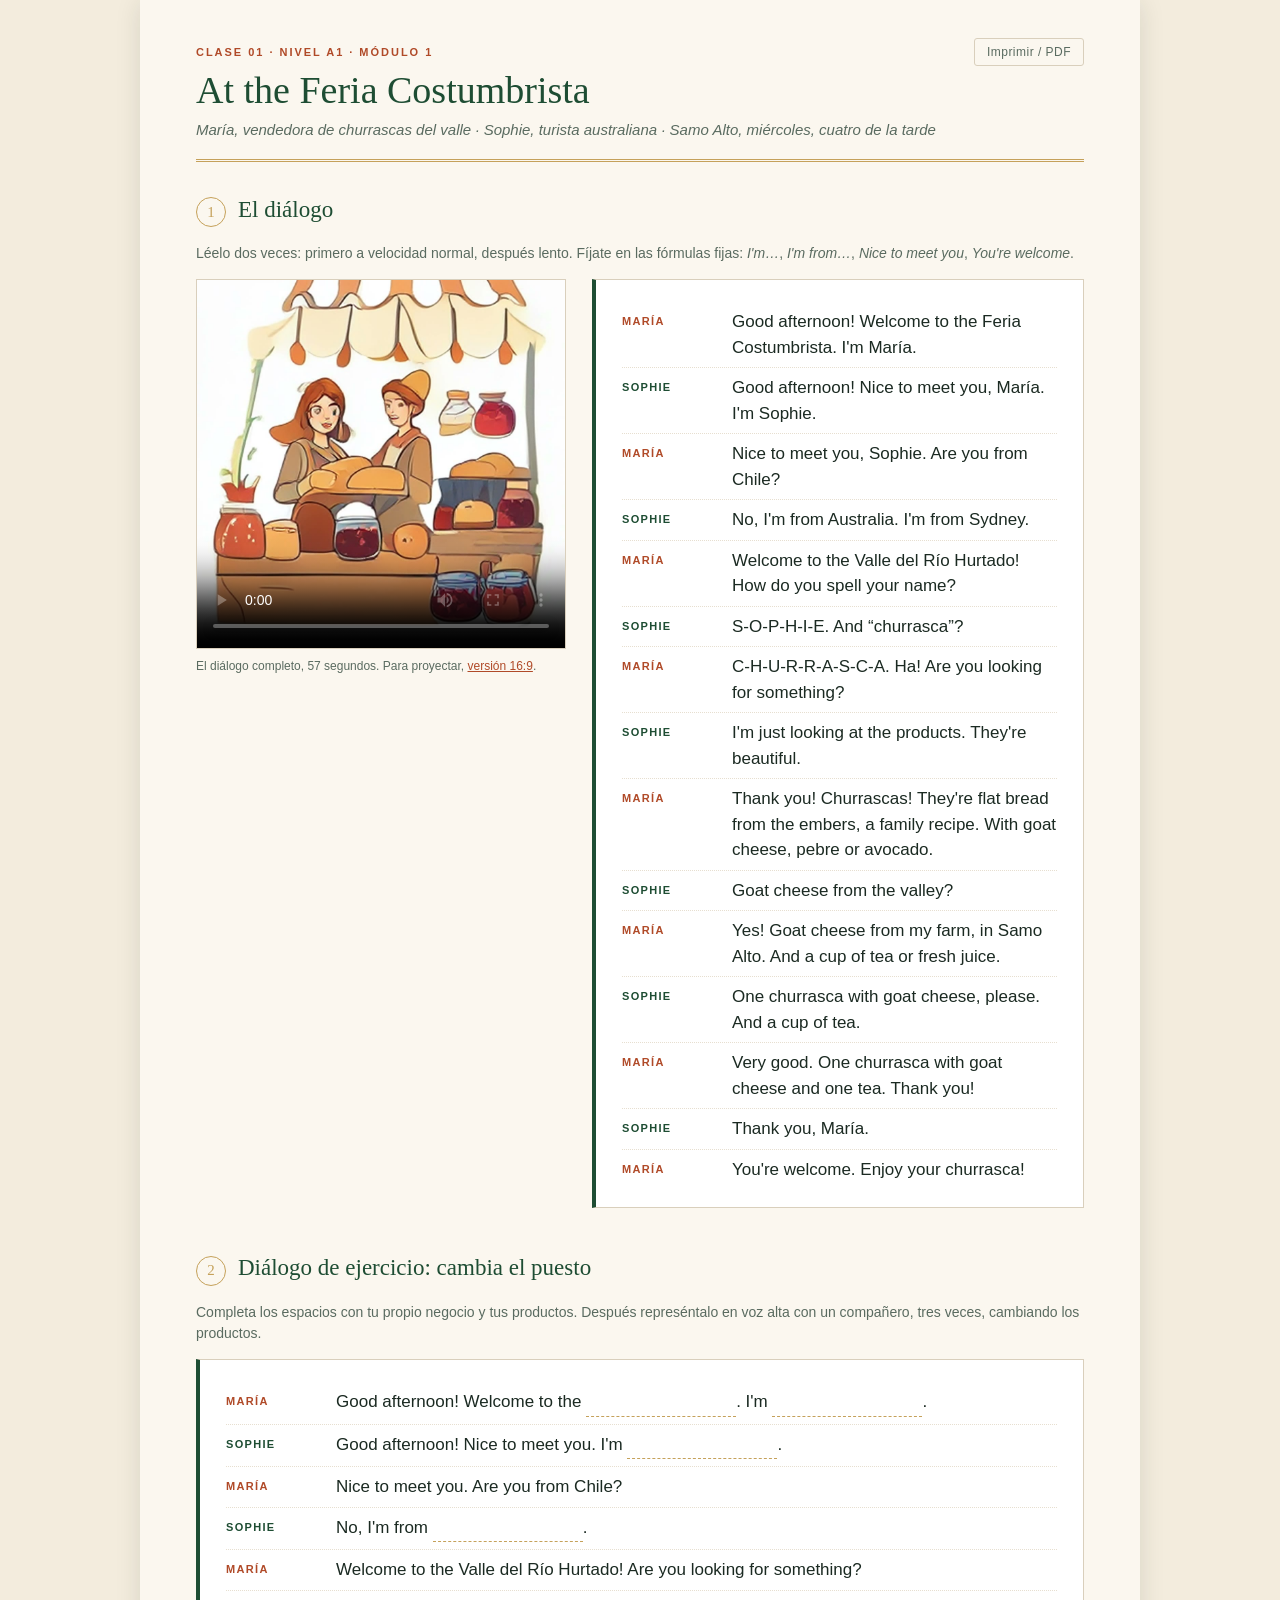
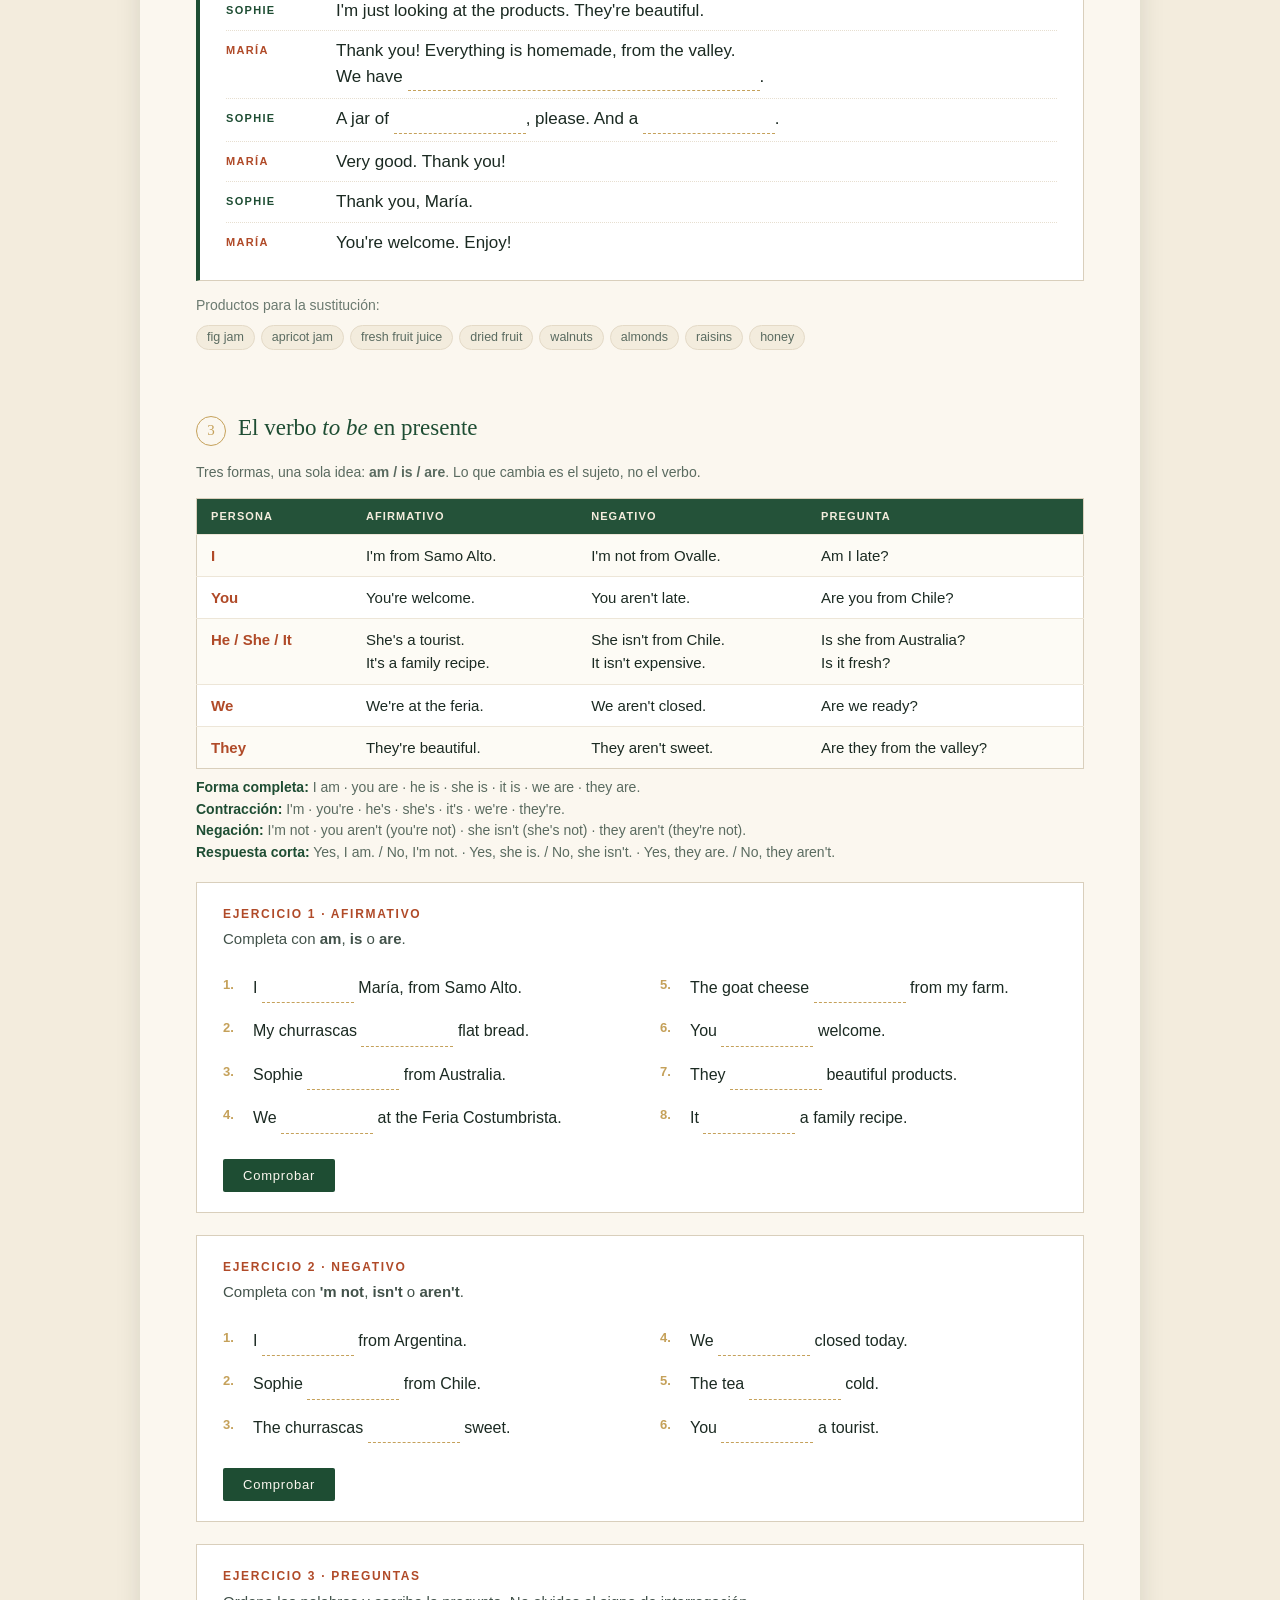
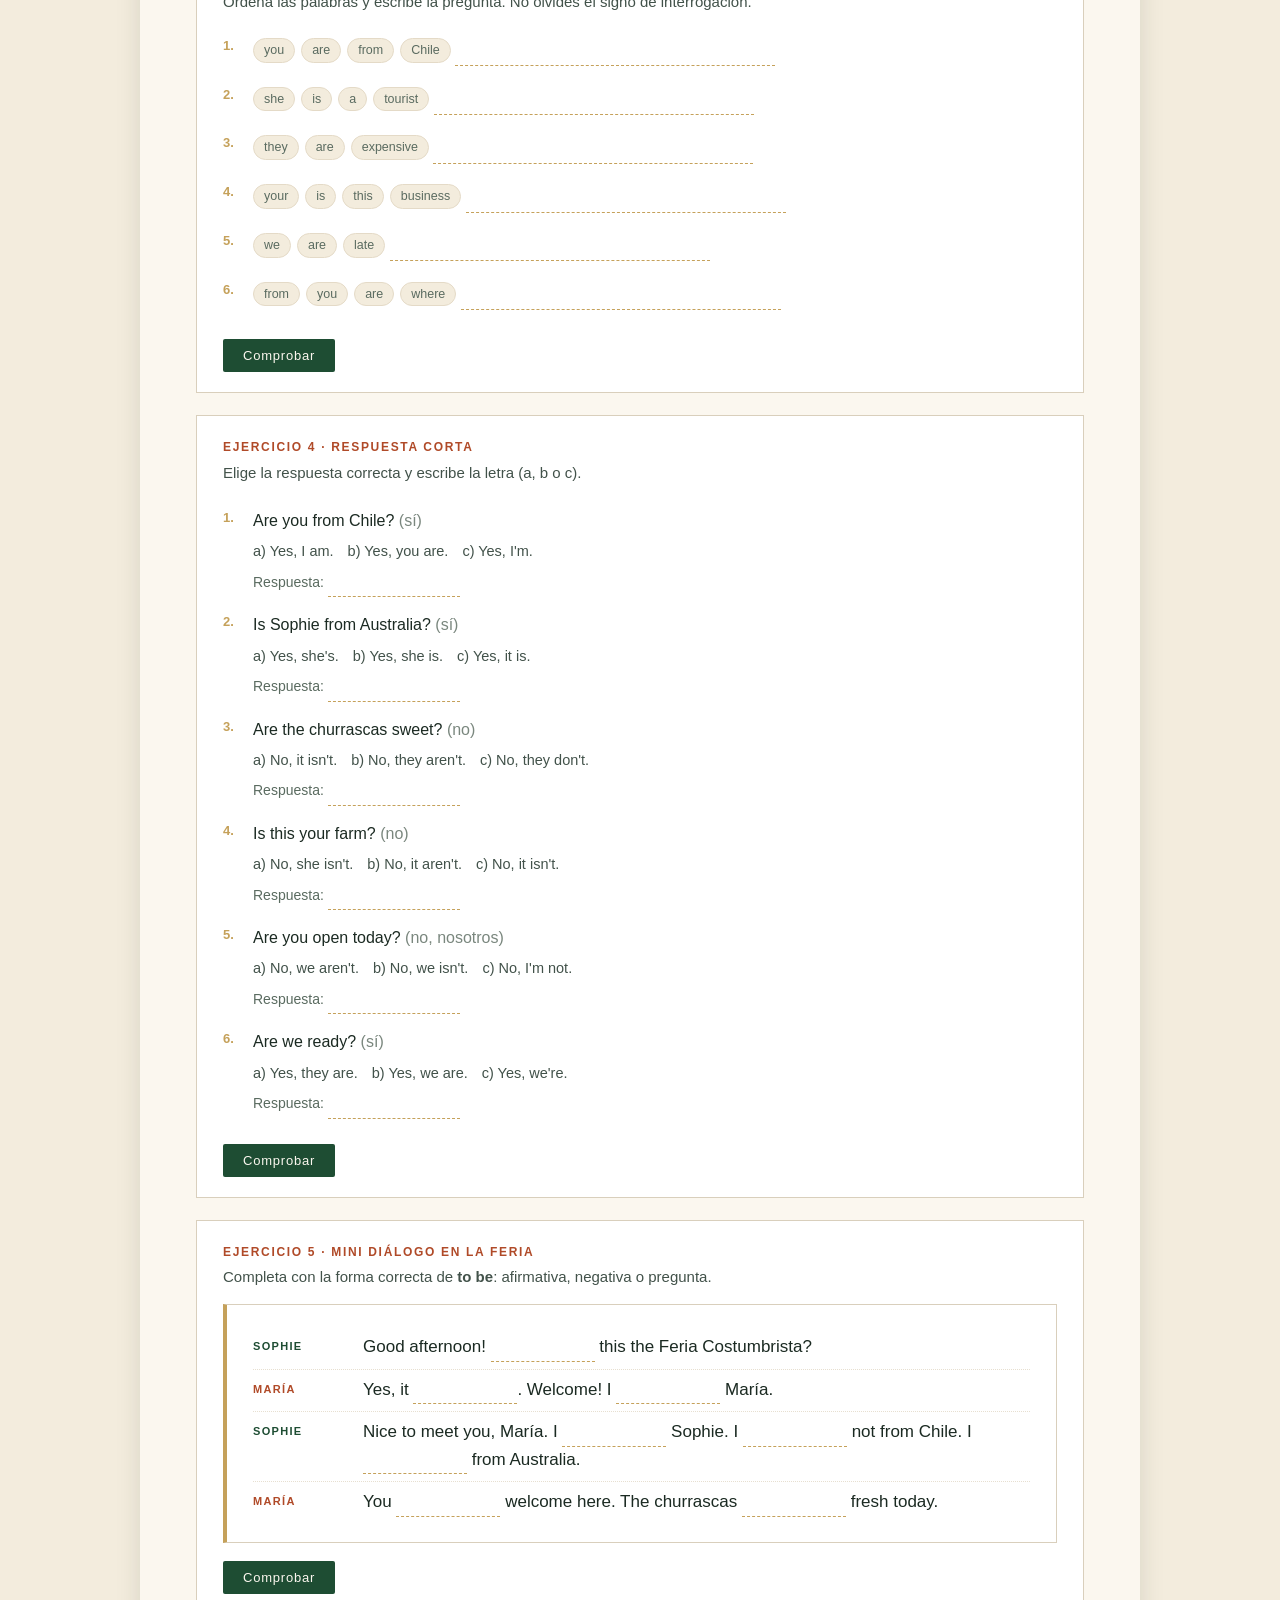
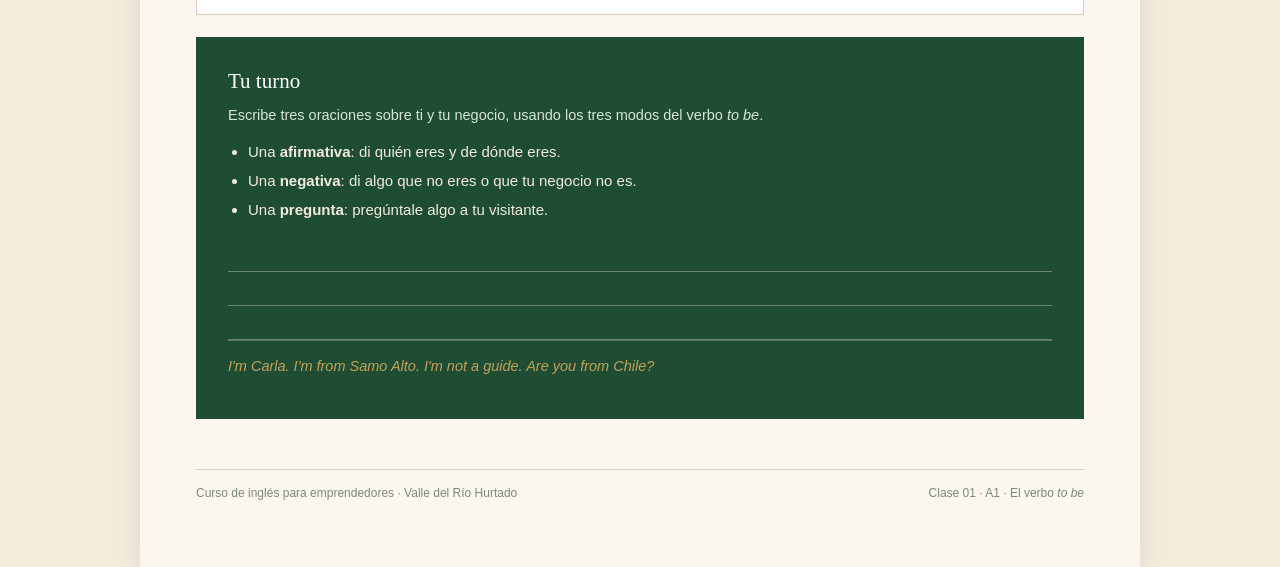
<file: materiales/clase_01/dialogo_clase_01_churrascas_alumno.html>
<!DOCTYPE html>
<html lang="es">
<head>
<meta charset="UTF-8">
<meta name="viewport" content="width=device-width, initial-scale=1">
<title>Clase 01 · At the Feria Costumbrista</title>
<style>
  :root{
    --verde:#1E4D33;
    --verde-caja:#245239;
    --terracota:#B04A28;
    --dorado:#C5A15A;
    --papel:#FBF7EF;
    --papel2:#F3ECDD;
    --tinta:#1B2A22;
    --linea:#D9CFBC;
    --ok:#2E7D4F;
    --mal:#B03A2E;
  }
  *{box-sizing:border-box}
  html{-webkit-text-size-adjust:100%}
  body{
    margin:0;
    background:var(--papel2);
    color:var(--tinta);
    font-family:-apple-system,BlinkMacSystemFont,"Segoe UI",Arial,sans-serif;
    font-size:16px;
    line-height:1.55;
  }
  .page{
    max-width:1000px;
    margin:0 auto;
    background:var(--papel);
    padding:44px 56px 64px;
    box-shadow:0 2px 24px rgba(27,42,34,.12);
  }
  .tabla-wrap{overflow-x:auto;-webkit-overflow-scrolling:touch}
  @media (max-width:700px){
    .page{padding:26px 20px 44px}
    body{font-size:15px}
    .top-actions{float:none;margin:0 0 12px}
    .turno{grid-template-columns:74px 1fr;gap:10px}
    h1{font-size:30px}
  }

  /* ---------- Cabecera ---------- */
  header.top{
    border-bottom:3px double var(--dorado);
    padding-bottom:18px;
    margin-bottom:34px;
  }
  .eyebrow{
    font-size:11px;
    letter-spacing:.18em;
    text-transform:uppercase;
    color:var(--terracota);
    font-weight:700;
  }
  h1{
    font-family:Georgia,"Times New Roman",serif;
    font-size:38px;
    line-height:1.12;
    margin:8px 0 6px;
    color:var(--verde);
    font-weight:400;
  }
  .sub{
    margin:0;
    color:#5A6B60;
    font-size:15px;
    font-style:italic;
  }
  .top-actions{float:right;margin-top:-6px}
  .top-actions button{
    background:none;border:1px solid var(--linea);color:#5A6B60;
    border-radius:3px;padding:6px 12px;font-size:12px;cursor:pointer;letter-spacing:.04em;
  }
  .top-actions button:hover{border-color:var(--dorado);color:var(--verde)}

  /* ---------- video junto al diálogo ---------- */
  .dialogo-grid{display:grid;grid-template-columns:370px minmax(0,1fr);gap:26px;align-items:start}
  .video-lado{position:sticky;top:14px}
  .video-dialogo{width:100%;aspect-ratio:1/1;background:#000;border:1px solid var(--linea);display:block}
  .video-pie{font-size:12px;color:#5A6B60;margin-top:8px;line-height:1.5}
  .video-pie a{color:var(--terracota)}
  @media (max-width:900px){
    .dialogo-grid{grid-template-columns:1fr;gap:16px}
    .video-lado{position:static}
  }

  /* ---------- Secciones ---------- */
  section{margin-bottom:46px}
  .sec-head{display:flex;align-items:baseline;gap:12px;margin-bottom:16px}
  .sec-num{
    font-family:Georgia,serif;
    font-size:15px;
    color:var(--dorado);
    border:1.5px solid var(--dorado);
    border-radius:50%;
    width:30px;height:30px;
    display:inline-flex;align-items:center;justify-content:center;
    flex:0 0 auto;
    font-variant-numeric:tabular-nums;
  }
  h2{
    font-family:Georgia,"Times New Roman",serif;
    font-size:23px;
    font-weight:400;
    color:var(--verde);
    margin:0;
    line-height:1.2;
  }
  .hint{font-size:14px;color:#5A6B60;margin:0 0 14px}

  /* ---------- Diálogo ---------- */
  .dialogo{
    background:#fff;
    border:1px solid var(--linea);
    border-left:4px solid var(--verde);
    padding:22px 26px 18px;
  }
  .turno{
    display:grid;
    grid-template-columns:96px 1fr;
    gap:14px;
    padding:7px 0;
    border-bottom:1px dotted #E7DFD0;
  }
  .turno:last-child{border-bottom:none}
  .quien{
    font-size:11px;
    font-weight:700;
    letter-spacing:.12em;
    padding-top:4px;
  }
  .maria .quien{color:var(--terracota)}
  .sophie .quien{color:var(--verde)}
  .dice{font-size:17px;line-height:1.5}
  .nota-escena{
    font-size:13px;
    color:#6B7A70;
    font-style:italic;
    margin:0 0 14px;
  }

  /* ---------- Huecos para completar ---------- */
  input.blank{
    font:inherit;
    font-size:15px;
    color:var(--verde);
    background:transparent;
    border:none;
    border-bottom:1.5px dashed var(--dorado);
    border-radius:0;
    padding:1px 6px 2px;
    min-width:110px;
    width:150px;
    outline:none;
    transition:border-color .15s, background .15s;
  }
  input.blank:focus{border-bottom-color:var(--terracota);background:#FFFDF7}
  input.blank.ancho{width:230px}
  .nw{white-space:nowrap}
  input.blank.corto{width:132px;min-width:96px}
  input.blank.largo{width:352px;max-width:100%}
  .items .blank{width:92px;min-width:64px}
  input.blank.ok{border-bottom-color:var(--ok);background:#EAF5EE;color:var(--ok)}
  input.blank.mal{border-bottom-color:var(--mal);background:#FBE9E7;color:var(--mal)}

  /* ---------- Ejercicios ---------- */
  .card{
    background:#fff;
    border:1px solid var(--linea);
    padding:22px 26px 20px;
    margin-bottom:22px;
  }
  .card h3{
    font-size:12px;
    letter-spacing:.14em;
    text-transform:uppercase;
    color:var(--terracota);
    margin:0 0 4px;
    font-weight:700;
  }
  .card .enunciado{font-size:15px;color:#42524A;margin:0 0 16px}
  .items{list-style:none;margin:0;padding:0;counter-reset:item}
  .items li{
    counter-increment:item;
    padding:7px 0 7px 30px;
    position:relative;
    font-size:16px;
    line-height:1.7;
  }
  .items li::before{
    content:counter(item)".";
    position:absolute;left:0;top:7px;
    color:var(--dorado);
    font-size:13px;
    font-weight:700;
    width:22px;
  }
  .items li .en{color:#33453C}
  #ex3 .items li{padding-top:9px;padding-bottom:9px;line-height:1.5}
  #ex3 .chips{margin:0 14px 0 0;vertical-align:middle}
  #ex3 input.blank{width:320px;vertical-align:middle}
  #ex4 select.blank{
    width:300px;
    border:1px solid var(--linea);
    background:#fff;
    padding:6px 8px;
    border-radius:2px;
    font-size:15px;
  }
  #ex4 select.blank:focus{border-color:var(--terracota);outline:none}
  #ex4 select.blank.ok{border-color:var(--ok);background:#EAF5EE;color:var(--ok)}
  #ex4 select.blank.mal{border-color:var(--mal);background:#FBE9E7;color:var(--mal)}
  #ex5 input.blank{width:104px;min-width:72px}
  .two-col{columns:2;column-gap:40px}
  @media (max-width:700px){.two-col{columns:1}}

  .instruccion-en{font-size:14px;color:#6B7A70;margin:0 0 12px}
  .chips{display:flex;flex-wrap:wrap;gap:6px;margin:-4px 0 8px}
  .chip{
    font-size:12.5px;color:#5A6B60;background:var(--papel2);
    border:1px solid #E4DAC7;border-radius:20px;padding:2px 10px;
  }

  /* ---------- Tabla to be ---------- */
  table.gram{
    width:100%;
    border-collapse:collapse;
    background:#fff;
    border:1px solid var(--linea);
    font-size:15px;
    margin-bottom:8px;
  }
  table.gram th{
    background:var(--verde-caja);
    color:#F3ECDD;
    font-size:11px;
    letter-spacing:.1em;
    text-transform:uppercase;
    text-align:left;
    padding:9px 14px;
    font-weight:600;
  }
  table.gram td{
    padding:9px 14px;
    border-top:1px solid #EDE6D8;
    vertical-align:top;
  }
  table.gram td:first-child{color:var(--terracota);font-weight:600;white-space:nowrap}
  table.gram tr:nth-child(even) td{background:#FDFBF5}
  .gram-mini{font-size:14px;color:#5A6B60;margin:0 0 18px}
  .gram-mini b{color:var(--verde)}

  /* ---------- Botones y clave ---------- */
  .acciones{display:flex;align-items:center;gap:14px;flex-wrap:wrap;margin-top:18px}
  button.check{
    background:var(--verde);
    color:#FBF7EF;
    border:none;
    padding:9px 20px;
    font-size:13px;
    letter-spacing:.06em;
    border-radius:2px;
    cursor:pointer;
    font-family:inherit;
  }
  button.check:hover{background:var(--verde-caja)}
  button.ghost{
    background:none;
    border:1px solid var(--linea);
    color:#5A6B60;
    padding:8px 16px;
    font-size:13px;
    border-radius:2px;
    cursor:pointer;
    font-family:inherit;
  }
  button.ghost:hover{border-color:var(--dorado);color:var(--verde)}
  .score{font-size:13.5px;color:#5A6B60;font-weight:600}
  .score.bien{color:var(--ok)}
  .score.regular{color:var(--terracota)}
  .clave{
    margin-top:16px;
    background:var(--papel2);
    border-left:3px solid var(--dorado);
    padding:14px 18px;
    font-size:14px;
    line-height:1.7;
  }
  .clave strong{color:var(--verde);font-size:12px;letter-spacing:.1em;text-transform:uppercase;display:block;margin-bottom:6px}
  .clave ol{margin:0;padding-left:20px}
  .clave .var{color:#7A877E;font-size:13px}

  /* ---------- Producción ---------- */
  .produccion{
    background:var(--verde);
    color:#F3ECDD;
    padding:28px 32px;
  }
  .produccion h3{
    font-family:Georgia,serif;
    font-size:21px;
    font-weight:400;
    margin:0 0 6px;
    color:#fff;
    letter-spacing:0;
    text-transform:none;
  }
  .produccion p{font-size:14.5px;margin:0 0 14px;color:#D8E4DA}
  .produccion ul{margin:0 0 16px;padding-left:20px;font-size:15px;color:#F3ECDD}
  .produccion li{margin-bottom:6px}
  .produccion .ejemplo{
    border-top:1px solid rgba(251,247,239,.25);
    padding-top:14px;
    font-size:14.5px;
    font-style:italic;
    color:#C5A15A;
  }
  .prod-lines{margin-top:16px}
  .prod-lines div{
    border-bottom:1px solid rgba(251,247,239,.35);
    height:34px;
  }

  footer.pie{
    margin-top:50px;
    border-top:1px solid var(--linea);
    padding-top:14px;
    font-size:12px;
    color:#7A877E;
    display:flex;justify-content:space-between;gap:16px;flex-wrap:wrap;
  }

  /* ---------- Impresión ---------- */
  @page{size:A4 portrait;margin:14mm}
  @media print{
    body{background:#fff;font-size:11.5pt}
    .page{max-width:none;box-shadow:none;padding:0;background:#fff}
    .top-actions,.acciones,button{display:none !important}
    .clave{display:block !important}
    section{margin-bottom:24px;break-inside:avoid}
    .card{break-inside:avoid;padding:14px 16px}
    .dialogo{padding:14px 16px}
    .video-lado{display:none !important}
    .dialogo-grid{grid-template-columns:1fr}
    .produccion{background:#fff !important;color:#1B2A22 !important;border:1px solid var(--linea);padding:18px}
    .produccion h3{color:var(--verde)}
    .produccion p,.produccion ul{color:#33453C}
    .produccion .ejemplo{color:var(--terracota);border-top-color:var(--linea)}
    .prod-lines div{border-bottom-color:var(--linea)}
    input.blank{width:120px}
    h1{font-size:26pt}
    .two-col{columns:2}
  }

  /* ---------- Ajustes móviles (al final para que ganen) ---------- */
  @media (max-width:700px){
    .top-actions{float:none;margin:0 0 14px}
    .turno{grid-template-columns:74px 1fr;gap:10px}
    h1{font-size:30px;word-wrap:break-word}
    .dialogo{padding:16px 14px}
    .card{padding:16px 14px}
    .item, .items li{padding-right:0}
    .produccion{padding:22px 18px}
    .clave{padding:12px 14px}
    input.blank{max-width:100%}
    input.blank.largo{width:100%}
    .turno > *{min-width:0}
    .dice{min-width:0}
    table.gram{min-width:560px}
  }

  /* ---------- Versión alumno: sin claves ---------- */
  .clave{display:none !important}
  .acciones .ghost{display:none !important}
  .opts{font-size:14.5px;color:#42524A;margin:4px 0 2px;line-height:1.9}
  .opts span{white-space:nowrap;margin-right:14px}
  .resp{font-size:14px;color:#5A6B60}
</style>
</head>
<body>
<div class="page">

  <header class="top">
    <div class="top-actions"><button onclick="window.print()">Imprimir / PDF</button></div>
    <div class="eyebrow">Clase 01 · Nivel A1 · Módulo 1</div>
    <h1>At the Feria Costumbrista</h1>
    <p class="sub">María, vendedora de churrascas del valle · Sophie, turista australiana · Samo Alto, miércoles, cuatro de la tarde</p>
  </header>

  <!-- ============ 1. DIÁLOGO ============ -->
  <section>
    <div class="sec-head">
      <span class="sec-num">1</span>
      <h2>El diálogo</h2>
    </div>
    <p class="hint">Léelo dos veces: primero a velocidad normal, después lento. Fíjate en las fórmulas fijas: <i>I'm…</i>, <i>I'm from…</i>, <i>Nice to meet you</i>, <i>You're welcome</i>.</p>

    <div class="dialogo-grid">
      <aside class="video-lado">
        <video class="video-dialogo" controls preload="metadata" playsinline poster="poster_video_churrascas.jpg">
          <source src="video_dialogo_churrascas_cuadrado.mp4" type="video/mp4">
          Tu navegador no reproduce el video. <a href="video_dialogo_churrascas_cuadrado.mp4">Descárgalo aquí</a>.
        </video>
        <p class="video-pie">El diálogo completo, 57 segundos. Para proyectar, <a href="video_dialogo_churrascas_16x9.mp4">versión 16:9</a>.</p>
      </aside>

      <div class="dialogo">
      <div class="turno maria">
        <div class="quien">MARÍA</div>
        <div class="dice">Good afternoon! Welcome to the Feria Costumbrista. I'm María.</div>
      </div>
      <div class="turno sophie">
        <div class="quien">SOPHIE</div>
        <div class="dice">Good afternoon! Nice to meet you, María. I'm Sophie.</div>
      </div>
      <div class="turno maria">
        <div class="quien">MARÍA</div>
        <div class="dice">Nice to meet you, Sophie. Are you from Chile?</div>
      </div>
      <div class="turno sophie">
        <div class="quien">SOPHIE</div>
        <div class="dice">No, I'm from Australia. I'm from Sydney.</div>
      </div>
      <div class="turno maria">
        <div class="quien">MARÍA</div>
        <div class="dice">Welcome to the Valle del Río Hurtado! How do you spell your name?</div>
      </div>
      <div class="turno sophie">
        <div class="quien">SOPHIE</div>
        <div class="dice">S-O-P-H-I-E. And “churrasca”?</div>
      </div>
      <div class="turno maria">
        <div class="quien">MARÍA</div>
        <div class="dice">C-H-U-R-R-A-S-C-A. Ha! Are you looking for something?</div>
      </div>
      <div class="turno sophie">
        <div class="quien">SOPHIE</div>
        <div class="dice">I'm just looking at the products. They're beautiful.</div>
      </div>
      <div class="turno maria">
        <div class="quien">MARÍA</div>
        <div class="dice">Thank you! Churrascas! They're flat bread from the embers, a family recipe. With goat cheese, pebre or avocado.</div>
      </div>
      <div class="turno sophie">
        <div class="quien">SOPHIE</div>
        <div class="dice">Goat cheese from the valley?</div>
      </div>
      <div class="turno maria">
        <div class="quien">MARÍA</div>
        <div class="dice">Yes! Goat cheese from my farm, in Samo Alto. And a cup of tea or fresh juice.</div>
      </div>
      <div class="turno sophie">
        <div class="quien">SOPHIE</div>
        <div class="dice">One churrasca with goat cheese, please. And a cup of tea.</div>
      </div>
      <div class="turno maria">
        <div class="quien">MARÍA</div>
        <div class="dice">Very good. One churrasca with goat cheese and one tea. Thank you!</div>
      </div>
      <div class="turno sophie">
        <div class="quien">SOPHIE</div>
        <div class="dice">Thank you, María.</div>
      </div>
      <div class="turno maria">
        <div class="quien">MARÍA</div>
        <div class="dice">You're welcome. Enjoy your churrasca!</div>
      </div>
      </div>
    </div>
  </section>

  <!-- ============ 2. DIÁLOGO DE EJERCICIO ============ -->
  <section>
    <div class="sec-head">
      <span class="sec-num">2</span>
      <h2>Diálogo de ejercicio: cambia el puesto</h2>
    </div>
    <p class="hint">Completa los espacios con tu propio negocio y tus productos. Después represéntalo en voz alta con un compañero, tres veces, cambiando los productos.</p>

    <div class="dialogo">
      <div class="turno maria">
        <div class="quien">MARÍA</div>
        <div class="dice">Good afternoon! Welcome to the <input class="blank" data-free="1" aria-label="lugar">. I'm <input class="blank" data-free="1" aria-label="nombre de la vendedora">.</div>
      </div>
      <div class="turno sophie">
        <div class="quien">SOPHIE</div>
        <div class="dice">Good afternoon! Nice to meet you. I'm <input class="blank" data-free="1" aria-label="nombre del visitante">.</div>
      </div>
      <div class="turno maria">
        <div class="quien">MARÍA</div>
        <div class="dice">Nice to meet you. Are you from Chile?</div>
      </div>
      <div class="turno sophie">
        <div class="quien">SOPHIE</div>
        <div class="dice">No, I'm from <input class="blank" data-free="1" aria-label="país o ciudad">.</div>
      </div>
      <div class="turno maria">
        <div class="quien">MARÍA</div>
        <div class="dice">Welcome to the Valle del Río Hurtado! Are you looking for something?</div>
      </div>
      <div class="turno sophie">
        <div class="quien">SOPHIE</div>
        <div class="dice">I'm just looking at the products. They're beautiful.</div>
      </div>
      <div class="turno maria">
        <div class="quien">MARÍA</div>
        <div class="dice">Thank you! Everything is homemade, from the valley.<br>We have <input class="blank largo" data-free="1" aria-label="productos">.</div>
      </div>
      <div class="turno sophie">
        <div class="quien">SOPHIE</div>
        <div class="dice">A jar of <input class="blank corto" data-free="1" aria-label="producto elegido">, please. And a <input class="blank corto" data-free="1" aria-label="segundo pedido">.</div>
      </div>
      <div class="turno maria">
        <div class="quien">MARÍA</div>
        <div class="dice">Very good. Thank you!</div>
      </div>
      <div class="turno sophie">
        <div class="quien">SOPHIE</div>
        <div class="dice">Thank you, María.</div>
      </div>
      <div class="turno maria">
        <div class="quien">MARÍA</div>
        <div class="dice">You're welcome. Enjoy!</div>
      </div>
    </div>

    <p class="instruccion-en" style="margin-top:14px">Productos para la sustitución:</p>
    <div class="chips">
      <span class="chip">fig jam</span>
      <span class="chip">apricot jam</span>
      <span class="chip">fresh fruit juice</span>
      <span class="chip">dried fruit</span>
      <span class="chip">walnuts</span>
      <span class="chip">almonds</span>
      <span class="chip">raisins</span>
      <span class="chip">honey</span>
    </div>

    <div class="acciones">
      <button class="ghost" onclick="toggleKey('key-dialogo')">Ver ejemplo completado</button>
    </div>

    <div class="clave" id="key-dialogo" hidden>
      <strong>Ejemplo</strong>
      Good afternoon! Welcome to the <b>Jam and Juice Stand</b>. I'm <b>Carla</b>.<br>
      Nice to meet you. I'm <b>Peter</b>. No, I'm from <b>Canada</b>.<br>
      Thank you! Everything is homemade, from the valley. We have <b>fig jam</b>, <b>apricot jam</b>, <b>fresh fruit juice</b> and <b>dried fruit</b>.<br>
      A jar of <b>fig jam</b>, please. And a <b>fresh juice</b>.
    </div>
  </section>

  <!-- ============ 3. VERBO TO BE ============ -->
  <section>
    <div class="sec-head">
      <span class="sec-num">3</span>
      <h2>El verbo <em>to be</em> en presente</h2>
    </div>
    <p class="hint">Tres formas, una sola idea: <b>am / is / are</b>. Lo que cambia es el sujeto, no el verbo.</p>

    <div class="tabla-wrap">
    <table class="gram">
      <tr>
        <th>Persona</th>
        <th>Afirmativo</th>
        <th>Negativo</th>
        <th>Pregunta</th>
      </tr>
      <tr>
        <td>I</td>
        <td>I'm from Samo Alto.</td>
        <td>I'm not from Ovalle.</td>
        <td>Am I late?</td>
      </tr>
      <tr>
        <td>You</td>
        <td>You're welcome.</td>
        <td>You aren't late.</td>
        <td>Are you from Chile?</td>
      </tr>
      <tr>
        <td>He / She / It</td>
        <td>She's a tourist.<br>It's a family recipe.</td>
        <td>She isn't from Chile.<br>It isn't expensive.</td>
        <td>Is she from Australia?<br>Is it fresh?</td>
      </tr>
      <tr>
        <td>We</td>
        <td>We're at the feria.</td>
        <td>We aren't closed.</td>
        <td>Are we ready?</td>
      </tr>
      <tr>
        <td>They</td>
        <td>They're beautiful.</td>
        <td>They aren't sweet.</td>
        <td>Are they from the valley?</td>
      </tr>
    </table>
    </div>

    <p class="gram-mini">
      <b>Forma completa:</b> I am · you are · he is · she is · it is · we are · they are.<br>
      <b>Contracción:</b> I'm · you're · he's · she's · it's · we're · they're.<br>
      <b>Negación:</b> I'm not · you aren't (you're not) · she isn't (she's not) · they aren't (they're not).<br>
      <b>Respuesta corta:</b> Yes, I am. / No, I'm not. · Yes, she is. / No, she isn't. · Yes, they are. / No, they aren't.
    </p>

    <!-- Ejercicio 1 -->
    <div class="card" id="ex1">
      <h3>Ejercicio 1 · Afirmativo</h3>
      <p class="enunciado">Completa con <b>am</b>, <b>is</b> o <b>are</b>.</p>
      <ol class="items two-col">
        <li>I <input class="blank" data-answer="am" aria-label="1"> María, from Samo Alto.</li>
        <li>My churrascas <input class="blank" data-answer="are" aria-label="2"> flat bread.</li>
        <li>Sophie <input class="blank" data-answer="is" aria-label="3"> from Australia.</li>
        <li>We <input class="blank" data-answer="are" aria-label="4"> at the Feria Costumbrista.</li>
        <li>The goat cheese <input class="blank" data-answer="is" aria-label="5"> from my farm.</li>
        <li>You <input class="blank" data-answer="are" aria-label="6"> welcome.</li>
        <li>They <input class="blank" data-answer="are" aria-label="7"> beautiful products.</li>
        <li>It <input class="blank" data-answer="is" aria-label="8"> a family recipe.</li>
      </ol>
      <div class="acciones">
        <button class="check" onclick="checkEx('ex1')">Comprobar</button>
        <button class="ghost" onclick="toggleKey('key1')">Ver clave</button>
        <span class="score" id="score-ex1"></span>
      </div>
      <div class="clave" id="key1" hidden>
        <strong>Clave</strong>
        1. am · 2. are · 3. is · 4. are · 5. is · 6. are · 7. are · 8. is
      </div>
    </div>

    <!-- Ejercicio 2 -->
    <div class="card" id="ex2">
      <h3>Ejercicio 2 · Negativo</h3>
      <p class="enunciado">Completa con <b>'m not</b>, <b>isn't</b> o <b>aren't</b>.</p>
      <ol class="items two-col">
        <li>I <input class="blank" data-answer="'m not|am not|i'm not" aria-label="1"> from Argentina.</li>
        <li>Sophie <input class="blank" data-answer="isn't|is not" aria-label="2"> from Chile.</li>
        <li>The churrascas <input class="blank" data-answer="aren't|are not" aria-label="3"> sweet.</li>
        <li>We <input class="blank" data-answer="aren't|are not" aria-label="4"> closed today.</li>
        <li>The tea <input class="blank" data-answer="isn't|is not" aria-label="5"> cold.</li>
        <li>You <input class="blank" data-answer="aren't|are not" aria-label="6"> a tourist.</li>
      </ol>
      <div class="acciones">
        <button class="check" onclick="checkEx('ex2')">Comprobar</button>
        <button class="ghost" onclick="toggleKey('key2')">Ver clave</button>
        <span class="score" id="score-ex2"></span>
      </div>
      <div class="clave" id="key2" hidden>
        <strong>Clave</strong>
        1. I'm not · 2. isn't · 3. aren't · 4. aren't · 5. isn't · 6. aren't<br>
        <span class="var">También se aceptan las formas completas: am not, is not, are not.</span>
      </div>
    </div>

    <!-- Ejercicio 3 -->
    <div class="card" id="ex3">
      <h3>Ejercicio 3 · Preguntas</h3>
      <p class="enunciado">Ordena las palabras y escribe la pregunta. No olvides el signo de interrogación.</p>
      <ol class="items">
        <li><span class="chips" style="display:inline-flex;margin:0 0 6px"><span class="chip">you</span><span class="chip">are</span><span class="chip">from</span><span class="chip">Chile</span></span> <input class="blank ancho" data-answer="are you from chile" aria-label="1"></li>
        <li><span class="chips" style="display:inline-flex;margin:0 0 6px"><span class="chip">she</span><span class="chip">is</span><span class="chip">a</span><span class="chip">tourist</span></span> <input class="blank ancho" data-answer="is she a tourist" aria-label="2"></li>
        <li><span class="chips" style="display:inline-flex;margin:0 0 6px"><span class="chip">they</span><span class="chip">are</span><span class="chip">expensive</span></span> <input class="blank ancho" data-answer="are they expensive" aria-label="3"></li>
        <li><span class="chips" style="display:inline-flex;margin:0 0 6px"><span class="chip">your</span><span class="chip">is</span><span class="chip">this</span><span class="chip">business</span></span> <input class="blank ancho" data-answer="is this your business" aria-label="4"></li>
        <li><span class="chips" style="display:inline-flex;margin:0 0 6px"><span class="chip">we</span><span class="chip">are</span><span class="chip">late</span></span> <input class="blank ancho" data-answer="are we late" aria-label="5"></li>
        <li><span class="chips" style="display:inline-flex;margin:0 0 6px"><span class="chip">from</span><span class="chip">you</span><span class="chip">are</span><span class="chip">where</span></span> <input class="blank ancho" data-answer="where are you from" aria-label="6"></li>
      </ol>
      <div class="acciones">
        <button class="check" onclick="checkEx('ex3')">Comprobar</button>
        <button class="ghost" onclick="toggleKey('key3')">Ver clave</button>
        <span class="score" id="score-ex3"></span>
      </div>
      <div class="clave" id="key3" hidden>
        <strong>Clave</strong>
        1. Are you from Chile? · 2. Is she a tourist? · 3. Are they expensive? · 4. Is this your business? · 5. Are we late? · 6. Where are you from?
      </div>
    </div>

    <!-- Ejercicio 4 -->
    <div class="card" id="ex4">
      <h3>Ejercicio 4 · Respuesta corta</h3>
      <p class="enunciado">Elige la respuesta correcta y escribe la letra (a, b o c).</p>
            <ol class="items">
        <li>
          Are you from Chile? <span style="color:#7A877E">(sí)</span>
          <div class="opts"><span>a) Yes, I am.</span><span>b) Yes, you are.</span><span>c) Yes, I'm.</span></div>
          <span class="resp">Respuesta:</span> <input class="blank corto" data-answer="a" aria-label="1">
        </li>
        <li>
          Is Sophie from Australia? <span style="color:#7A877E">(sí)</span>
          <div class="opts"><span>a) Yes, she's.</span><span>b) Yes, she is.</span><span>c) Yes, it is.</span></div>
          <span class="resp">Respuesta:</span> <input class="blank corto" data-answer="b" aria-label="2">
        </li>
        <li>
          Are the churrascas sweet? <span style="color:#7A877E">(no)</span>
          <div class="opts"><span>a) No, it isn't.</span><span>b) No, they aren't.</span><span>c) No, they don't.</span></div>
          <span class="resp">Respuesta:</span> <input class="blank corto" data-answer="b" aria-label="3">
        </li>
        <li>
          Is this your farm? <span style="color:#7A877E">(no)</span>
          <div class="opts"><span>a) No, she isn't.</span><span>b) No, it aren't.</span><span>c) No, it isn't.</span></div>
          <span class="resp">Respuesta:</span> <input class="blank corto" data-answer="c" aria-label="4">
        </li>
        <li>
          Are you open today? <span style="color:#7A877E">(no, nosotros)</span>
          <div class="opts"><span>a) No, we aren't.</span><span>b) No, we isn't.</span><span>c) No, I'm not.</span></div>
          <span class="resp">Respuesta:</span> <input class="blank corto" data-answer="a" aria-label="5">
        </li>
        <li>
          Are we ready? <span style="color:#7A877E">(sí)</span>
          <div class="opts"><span>a) Yes, they are.</span><span>b) Yes, we are.</span><span>c) Yes, we're.</span></div>
          <span class="resp">Respuesta:</span> <input class="blank corto" data-answer="b" aria-label="6">
        </li>
      </ol>
      <div class="acciones">
        <button class="check" onclick="checkEx('ex4')">Comprobar</button>
        <button class="ghost" onclick="toggleKey('key4')">Ver clave</button>
        <span class="score" id="score-ex4"></span>
      </div>
      <div class="clave" id="key4" hidden>
        <strong>Clave</strong>
        1. Yes, I am. · 2. Yes, she is. · 3. No, they aren't. · 4. No, it isn't. · 5. No, we aren't. · 6. Yes, we are.<br>
        <span class="var">En la respuesta corta afirmativa no se contrae: «Yes, I am», nunca «Yes, I'm».</span>
      </div>
    </div>

    <!-- Ejercicio 5 -->
    <div class="card" id="ex5">
      <h3>Ejercicio 5 · Mini diálogo en la feria</h3>
      <p class="enunciado">Completa con la forma correcta de <b>to be</b>: afirmativa, negativa o pregunta.</p>
      <div class="dialogo" style="border-left-color:var(--dorado)">
        <div class="turno sophie">
          <div class="quien">SOPHIE</div>
          <div class="dice">Good afternoon! <input class="blank" data-answer="is" aria-label="1"> this the Feria Costumbrista?</div>
        </div>
        <div class="turno maria">
          <div class="quien">MARÍA</div>
          <div class="dice">Yes, it <input class="blank" data-answer="is" aria-label="2">. Welcome! I <input class="blank" data-answer="am" aria-label="3"> María.</div>
        </div>
        <div class="turno sophie">
          <div class="quien">SOPHIE</div>
          <div class="dice">Nice to meet you, María. I <input class="blank" data-answer="am" aria-label="4"> Sophie. I <input class="blank" data-answer="am" aria-label="5"> not from Chile. I <input class="blank" data-answer="am" aria-label="6"> from Australia.</div>
        </div>
        <div class="turno maria">
          <div class="quien">MARÍA</div>
          <div class="dice">You <input class="blank" data-answer="are" aria-label="7"> welcome here. The churrascas <input class="blank" data-answer="are" aria-label="8"> fresh today.</div>
        </div>
      </div>
      <div class="acciones">
        <button class="check" onclick="checkEx('ex5')">Comprobar</button>
        <button class="ghost" onclick="toggleKey('key5')">Ver clave</button>
        <span class="score" id="score-ex5"></span>
      </div>
      <div class="clave" id="key5" hidden>
        <strong>Clave</strong>
        1. Is · 2. is · 3. am (I'm) · 4. am (I'm) · 5. am (I'm) · 6. am (I'm) · 7. are (You're) · 8. are
      </div>
    </div>

    <!-- Producción -->
    <div class="produccion">
      <h3>Tu turno</h3>
      <p>Escribe tres oraciones sobre ti y tu negocio, usando los tres modos del verbo <em>to be</em>.</p>
      <ul>
        <li>Una <b>afirmativa</b>: di quién eres y de dónde eres.</li>
        <li>Una <b>negativa</b>: di algo que no eres o que tu negocio no es.</li>
        <li>Una <b>pregunta</b>: pregúntale algo a tu visitante.</li>
      </ul>
      <div class="prod-lines">
        <div></div>
        <div></div>
        <div></div>
      </div>
      <p class="ejemplo">I'm Carla. I'm from Samo Alto. I'm not a guide. Are you from Chile?</p>
    </div>
  </section>

  <footer class="pie">
    <span>Curso de inglés para emprendedores · Valle del Río Hurtado</span>
    <span>Clase 01 · A1 · El verbo <em>to be</em></span>
  </footer>

</div>

<script>
  function norm(s){
    return (s || "")
      .toLowerCase()
      .replace(/[’‘]/g, "'")
      .replace(/[.,!¿?;:]/g, "")
      .replace(/\s+/g, " ")
      .trim();
  }

  function checkEx(id){
    var box = document.getElementById(id);
    var fields = box.querySelectorAll("input.blank, select.blank");
    var total = 0, right = 0;

    fields.forEach(function(f){
      // los huecos libres del diálogo de práctica no se corrigen
      if (f.dataset.free) return;
      var answers = (f.dataset.answer || "").split("|").map(norm);
      var value = norm(f.value);
      total++;
      if (value && answers.indexOf(value) !== -1){
        right++;
        f.classList.add("ok");
        f.classList.remove("mal");
      } else {
        f.classList.add("mal");
        f.classList.remove("ok");
      }
    });

    var out = document.getElementById("score-" + id);
    out.textContent = right + " / " + total + " correctas";
    out.className = "score " + (right === total ? "bien" : "regular");
    if (right === total) out.textContent += " · todo correcto";
  }

  function toggleKey(id){
    var el = document.getElementById(id);
    el.hidden = !el.hidden;
  }
</script>
</body>
</html>
</file>
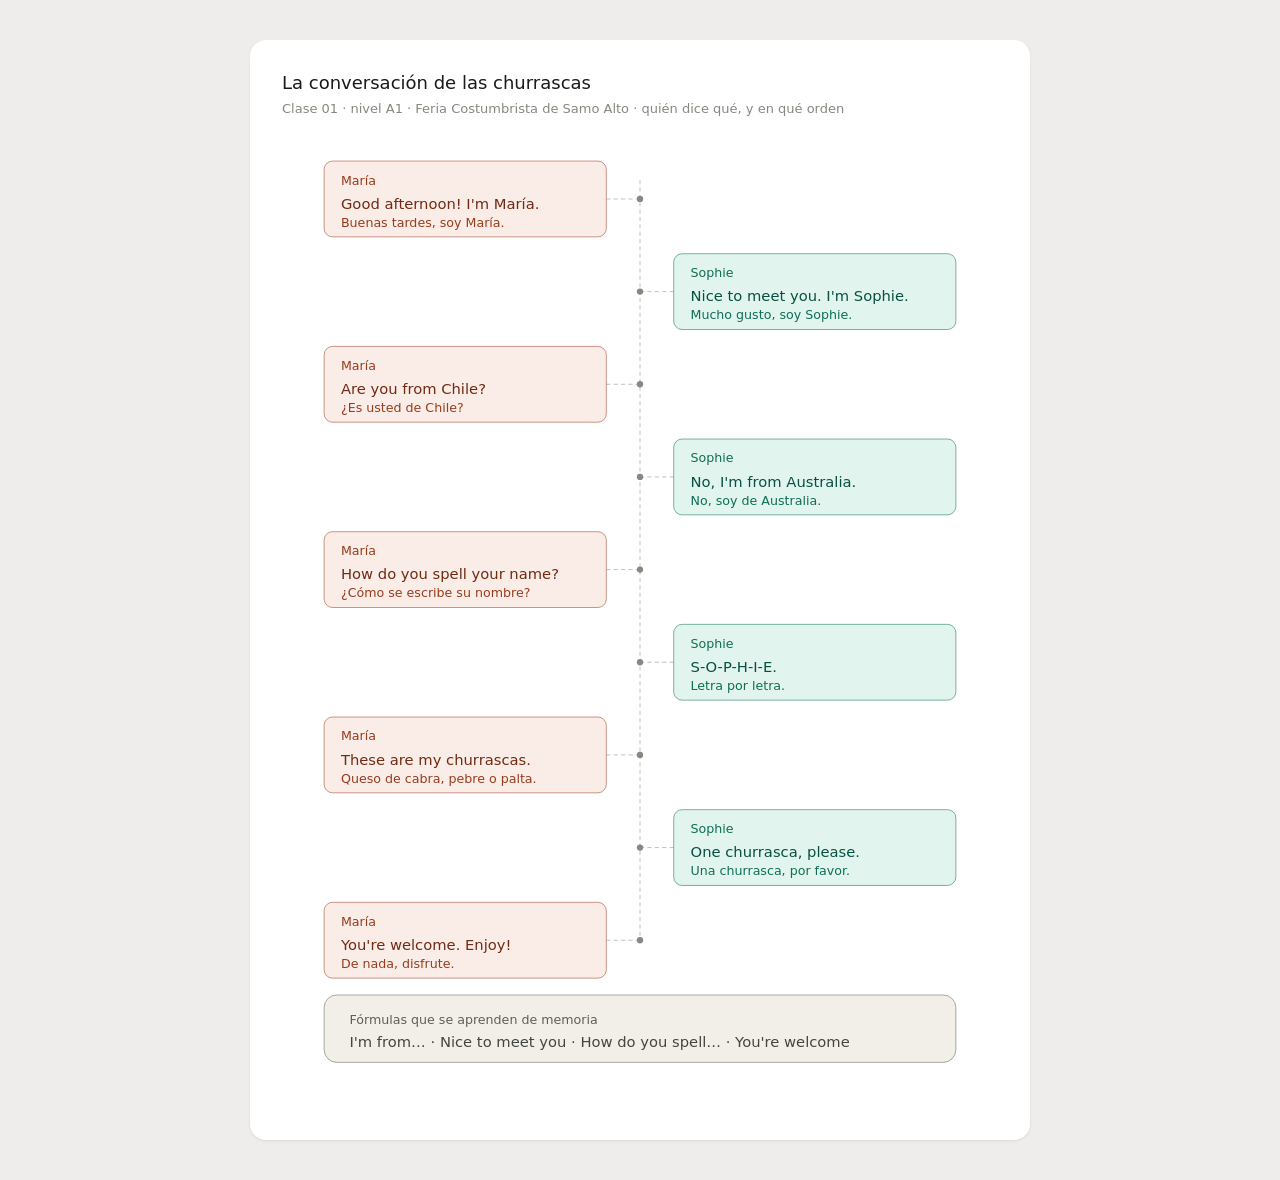
<file: materiales/clase_01/presentacion_ingles_clase1.html>
<!DOCTYPE html>
<html lang="es">
<head>
<meta charset="UTF-8">
<meta name="viewport" content="width=device-width, initial-scale=1.0">
<title>La conversación de las churrascas · Clase 01</title>
<style>
  :root {
    --text-primary: #1a1a18;
    --text-secondary: #5f5e5a;
    --text-tertiary: #88877f;
    --bg-primary: #ffffff;
    --bg-secondary: #f6f5f0;
    --bg-tertiary: #eeedeb;
    --border: rgba(0,0,0,0.15);
    --border-hover: rgba(0,0,0,0.3);
  }
  @media (prefers-color-scheme: dark) {
    :root {
      --text-primary: #e8e6de;
      --text-secondary: #b4b2a9;
      --text-tertiary: #888780;
      --bg-primary: #1a1a18;
      --bg-secondary: #2c2c2a;
      --bg-tertiary: #3d3d3a;
      --border: rgba(255,255,255,0.15);
      --border-hover: rgba(255,255,255,0.3);
    }
  }
  * { margin: 0; padding: 0; box-sizing: border-box; }
  body {
    font-family: system-ui, -apple-system, sans-serif;
    background: var(--bg-tertiary);
    display: flex;
    justify-content: center;
    align-items: flex-start;
    min-height: 100vh;
    padding: 40px 20px;
  }
  .card {
    background: var(--bg-primary);
    border-radius: 16px;
    padding: 32px;
    max-width: 780px;
    width: 100%;
    box-shadow: 0 1px 3px rgba(0,0,0,0.08);
  }
  h1 {
    font-size: 18px;
    font-weight: 500;
    color: var(--text-primary);
    margin-bottom: 8px;
  }
  .subtitle {
    font-size: 13px;
    color: var(--text-tertiary);
    margin-bottom: 24px;
  }
  svg { width: 100%; height: auto; }

  /* === SVG Design System Classes === */

  /* Text classes */
  .t  { font-family: system-ui, -apple-system, sans-serif; font-size: 14px; fill: var(--text-primary); }
  .ts { font-family: system-ui, -apple-system, sans-serif; font-size: 12px; fill: var(--text-secondary); }
  .th { font-family: system-ui, -apple-system, sans-serif; font-size: 14px; fill: var(--text-primary); font-weight: 500; }

  /* Neutral box */
  .box { fill: var(--bg-secondary); stroke: var(--border); stroke-width: 0.5px; }

  /* Arrow */
  .arr { stroke: var(--text-secondary); stroke-width: 1.5px; fill: none; }

  /* Leader line */
  .leader { stroke: var(--text-tertiary); stroke-width: 0.5px; stroke-dasharray: 4 3; fill: none; }

  /* Clickable node */
  .node { cursor: pointer; transition: opacity 0.15s; }
  .node:hover { opacity: 0.82; }

  /* === Color Ramp Classes (light mode) === */
  .c-purple > rect, .c-purple > circle, .c-purple > ellipse { fill: #EEEDFE; stroke: #534AB7; }
  .c-purple > .th, .c-purple > text.th { fill: #3C3489; }
  .c-purple > .ts, .c-purple > text.ts { fill: #534AB7; }
  .c-purple > .t,  .c-purple > text.t  { fill: #3C3489; }

  .c-teal > rect, .c-teal > circle, .c-teal > ellipse { fill: #E1F5EE; stroke: #0F6E56; }
  .c-teal > .th, .c-teal > text.th { fill: #085041; }
  .c-teal > .ts, .c-teal > text.ts { fill: #0F6E56; }
  .c-teal > .t,  .c-teal > text.t  { fill: #085041; }

  .c-coral > rect, .c-coral > circle, .c-coral > ellipse { fill: #FAECE7; stroke: #993C1D; }
  .c-coral > .th, .c-coral > text.th { fill: #712B13; }
  .c-coral > .ts, .c-coral > text.ts { fill: #993C1D; }
  .c-coral > .t,  .c-coral > text.t  { fill: #712B13; }

  .c-pink > rect, .c-pink > circle, .c-pink > ellipse { fill: #FBEAF0; stroke: #993556; }
  .c-pink > .th, .c-pink > text.th { fill: #72243E; }
  .c-pink > .ts, .c-pink > text.ts { fill: #993556; }
  .c-pink > .t,  .c-pink > text.t  { fill: #72243E; }

  .c-gray > rect, .c-gray > circle, .c-gray > ellipse { fill: #F1EFE8; stroke: #5F5E5A; }
  .c-gray > .th, .c-gray > text.th { fill: #444441; }
  .c-gray > .ts, .c-gray > text.ts { fill: #5F5E5A; }
  .c-gray > .t,  .c-gray > text.t  { fill: #444441; }

  .c-blue > rect, .c-blue > circle, .c-blue > ellipse { fill: #E6F1FB; stroke: #185FA5; }
  .c-blue > .th, .c-blue > text.th { fill: #0C447C; }
  .c-blue > .ts, .c-blue > text.ts { fill: #185FA5; }
  .c-blue > .t,  .c-blue > text.t  { fill: #0C447C; }

  .c-green > rect, .c-green > circle, .c-green > ellipse { fill: #EAF3DE; stroke: #3B6D11; }
  .c-green > .th, .c-green > text.th { fill: #27500A; }
  .c-green > .ts, .c-green > text.ts { fill: #3B6D11; }
  .c-green > .t,  .c-green > text.t  { fill: #27500A; }

  .c-amber > rect, .c-amber > circle, .c-amber > ellipse { fill: #FAEEDA; stroke: #854F0B; }
  .c-amber > .th, .c-amber > text.th { fill: #633806; }
  .c-amber > .ts, .c-amber > text.ts { fill: #854F0B; }
  .c-amber > .t,  .c-amber > text.t  { fill: #633806; }

  .c-red > rect, .c-red > circle, .c-red > ellipse { fill: #FCEBEB; stroke: #A32D2D; }
  .c-red > .th, .c-red > text.th { fill: #791F1F; }
  .c-red > .ts, .c-red > text.ts { fill: #A32D2D; }
  .c-red > .t,  .c-red > text.t  { fill: #791F1F; }

  /* === Dark mode overrides === */
  @media (prefers-color-scheme: dark) {
    .c-purple > rect, .c-purple > circle, .c-purple > ellipse { fill: #3C3489; stroke: #AFA9EC; }
    .c-purple > .th, .c-purple > text.th { fill: #CECBF6; }
    .c-purple > .ts, .c-purple > text.ts { fill: #AFA9EC; }

    .c-teal > rect, .c-teal > circle, .c-teal > ellipse { fill: #085041; stroke: #5DCAA5; }
    .c-teal > .th, .c-teal > text.th { fill: #9FE1CB; }
    .c-teal > .ts, .c-teal > text.ts { fill: #5DCAA5; }

    .c-coral > rect, .c-coral > circle, .c-coral > ellipse { fill: #712B13; stroke: #F0997B; }
    .c-coral > .th, .c-coral > text.th { fill: #F5C4B3; }
    .c-coral > .ts, .c-coral > text.ts { fill: #F0997B; }

    .c-pink > rect, .c-pink > circle, .c-pink > ellipse { fill: #72243E; stroke: #ED93B1; }
    .c-pink > .th, .c-pink > text.th { fill: #F4C0D1; }
    .c-pink > .ts, .c-pink > text.ts { fill: #ED93B1; }

    .c-gray > rect, .c-gray > circle, .c-gray > ellipse { fill: #444441; stroke: #B4B2A9; }
    .c-gray > .th, .c-gray > text.th { fill: #D3D1C7; }
    .c-gray > .ts, .c-gray > text.ts { fill: #B4B2A9; }

    .c-blue > rect, .c-blue > circle, .c-blue > ellipse { fill: #0C447C; stroke: #85B7EB; }
    .c-blue > .th, .c-blue > text.th { fill: #B5D4F4; }
    .c-blue > .ts, .c-blue > text.ts { fill: #85B7EB; }

    .c-green > rect, .c-green > circle, .c-green > ellipse { fill: #27500A; stroke: #97C459; }
    .c-green > .th, .c-green > text.th { fill: #C0DD97; }
    .c-green > .ts, .c-green > text.ts { fill: #97C459; }

    .c-amber > rect, .c-amber > circle, .c-amber > ellipse { fill: #633806; stroke: #EF9F27; }
    .c-amber > .th, .c-amber > text.th { fill: #FAC775; }
    .c-amber > .ts, .c-amber > text.ts { fill: #EF9F27; }

    .c-red > rect, .c-red > circle, .c-red > ellipse { fill: #791F1F; stroke: #F09595; }
    .c-red > .th, .c-red > text.th { fill: #F7C1C1; }
    .c-red > .ts, .c-red > text.ts { fill: #F09595; }
  }
</style>
</head>
<body>
<div class="card">
  <h1>La conversación de las churrascas</h1>
  <p class="subtitle">Clase 01 · nivel A1 · Feria Costumbrista de Samo Alto · quién dice qué, y en qué orden</p>
  <svg width="100%" viewBox="0 0 680 916" xmlns="http://www.w3.org/2000/svg">
  <defs>
    <marker id="arrow" viewBox="0 0 10 10" refX="8" refY="5"
            markerWidth="6" markerHeight="6" orient="auto-start-reverse">
      <path d="M2 1L8 5L2 9" fill="none" stroke="context-stroke"
            stroke-width="1.5" stroke-linecap="round" stroke-linejoin="round"/>
    </marker>
  </defs>

  <line x1="340" y1="38" x2="340" y2="760" class="leader"/>
  <line x1="308" y1="56" x2="340" y2="56" class="leader"/>
  <circle cx="340" cy="56" r="3" fill="#888780"/>
  <g class="node c-coral">
    <rect x="40" y="20" width="268" height="72" rx="8" stroke-width="0.5"/>
    <text class="ts" x="56" y="38" dominant-baseline="central">María</text>
    <text class="th" x="56" y="60" dominant-baseline="central">Good afternoon! I&#x27;m María.</text>
    <text class="ts" x="56" y="78" dominant-baseline="central">Buenas tardes, soy María.</text>
  </g>
  <line x1="372" y1="144" x2="340" y2="144" class="leader"/>
  <circle cx="340" cy="144" r="3" fill="#888780"/>
  <g class="node c-teal">
    <rect x="372" y="108" width="268" height="72" rx="8" stroke-width="0.5"/>
    <text class="ts" x="388" y="126" dominant-baseline="central">Sophie</text>
    <text class="th" x="388" y="148" dominant-baseline="central">Nice to meet you. I&#x27;m Sophie.</text>
    <text class="ts" x="388" y="166" dominant-baseline="central">Mucho gusto, soy Sophie.</text>
  </g>
  <line x1="308" y1="232" x2="340" y2="232" class="leader"/>
  <circle cx="340" cy="232" r="3" fill="#888780"/>
  <g class="node c-coral">
    <rect x="40" y="196" width="268" height="72" rx="8" stroke-width="0.5"/>
    <text class="ts" x="56" y="214" dominant-baseline="central">María</text>
    <text class="th" x="56" y="236" dominant-baseline="central">Are you from Chile?</text>
    <text class="ts" x="56" y="254" dominant-baseline="central">¿Es usted de Chile?</text>
  </g>
  <line x1="372" y1="320" x2="340" y2="320" class="leader"/>
  <circle cx="340" cy="320" r="3" fill="#888780"/>
  <g class="node c-teal">
    <rect x="372" y="284" width="268" height="72" rx="8" stroke-width="0.5"/>
    <text class="ts" x="388" y="302" dominant-baseline="central">Sophie</text>
    <text class="th" x="388" y="324" dominant-baseline="central">No, I&#x27;m from Australia.</text>
    <text class="ts" x="388" y="342" dominant-baseline="central">No, soy de Australia.</text>
  </g>
  <line x1="308" y1="408" x2="340" y2="408" class="leader"/>
  <circle cx="340" cy="408" r="3" fill="#888780"/>
  <g class="node c-coral">
    <rect x="40" y="372" width="268" height="72" rx="8" stroke-width="0.5"/>
    <text class="ts" x="56" y="390" dominant-baseline="central">María</text>
    <text class="th" x="56" y="412" dominant-baseline="central">How do you spell your name?</text>
    <text class="ts" x="56" y="430" dominant-baseline="central">¿Cómo se escribe su nombre?</text>
  </g>
  <line x1="372" y1="496" x2="340" y2="496" class="leader"/>
  <circle cx="340" cy="496" r="3" fill="#888780"/>
  <g class="node c-teal">
    <rect x="372" y="460" width="268" height="72" rx="8" stroke-width="0.5"/>
    <text class="ts" x="388" y="478" dominant-baseline="central">Sophie</text>
    <text class="th" x="388" y="500" dominant-baseline="central">S-O-P-H-I-E.</text>
    <text class="ts" x="388" y="518" dominant-baseline="central">Letra por letra.</text>
  </g>
  <line x1="308" y1="584" x2="340" y2="584" class="leader"/>
  <circle cx="340" cy="584" r="3" fill="#888780"/>
  <g class="node c-coral">
    <rect x="40" y="548" width="268" height="72" rx="8" stroke-width="0.5"/>
    <text class="ts" x="56" y="566" dominant-baseline="central">María</text>
    <text class="th" x="56" y="588" dominant-baseline="central">These are my churrascas.</text>
    <text class="ts" x="56" y="606" dominant-baseline="central">Queso de cabra, pebre o palta.</text>
  </g>
  <line x1="372" y1="672" x2="340" y2="672" class="leader"/>
  <circle cx="340" cy="672" r="3" fill="#888780"/>
  <g class="node c-teal">
    <rect x="372" y="636" width="268" height="72" rx="8" stroke-width="0.5"/>
    <text class="ts" x="388" y="654" dominant-baseline="central">Sophie</text>
    <text class="th" x="388" y="676" dominant-baseline="central">One churrasca, please.</text>
    <text class="ts" x="388" y="694" dominant-baseline="central">Una churrasca, por favor.</text>
  </g>
  <line x1="308" y1="760" x2="340" y2="760" class="leader"/>
  <circle cx="340" cy="760" r="3" fill="#888780"/>
  <g class="node c-coral">
    <rect x="40" y="724" width="268" height="72" rx="8" stroke-width="0.5"/>
    <text class="ts" x="56" y="742" dominant-baseline="central">María</text>
    <text class="th" x="56" y="764" dominant-baseline="central">You&#x27;re welcome. Enjoy!</text>
    <text class="ts" x="56" y="782" dominant-baseline="central">De nada, disfrute.</text>
  </g>

  <g class="c-gray">
    <rect x="40" y="812" width="600" height="64" rx="12" stroke-width="0.5"/>
    <text class="ts" x="64" y="835" dominant-baseline="central">Fórmulas que se aprenden de memoria</text>
    <text class="th" x="64" y="856" dominant-baseline="central">I'm from… · Nice to meet you · How do you spell… · You're welcome</text>
  </g>
</svg>
</div>
</body>
</html>
</file>
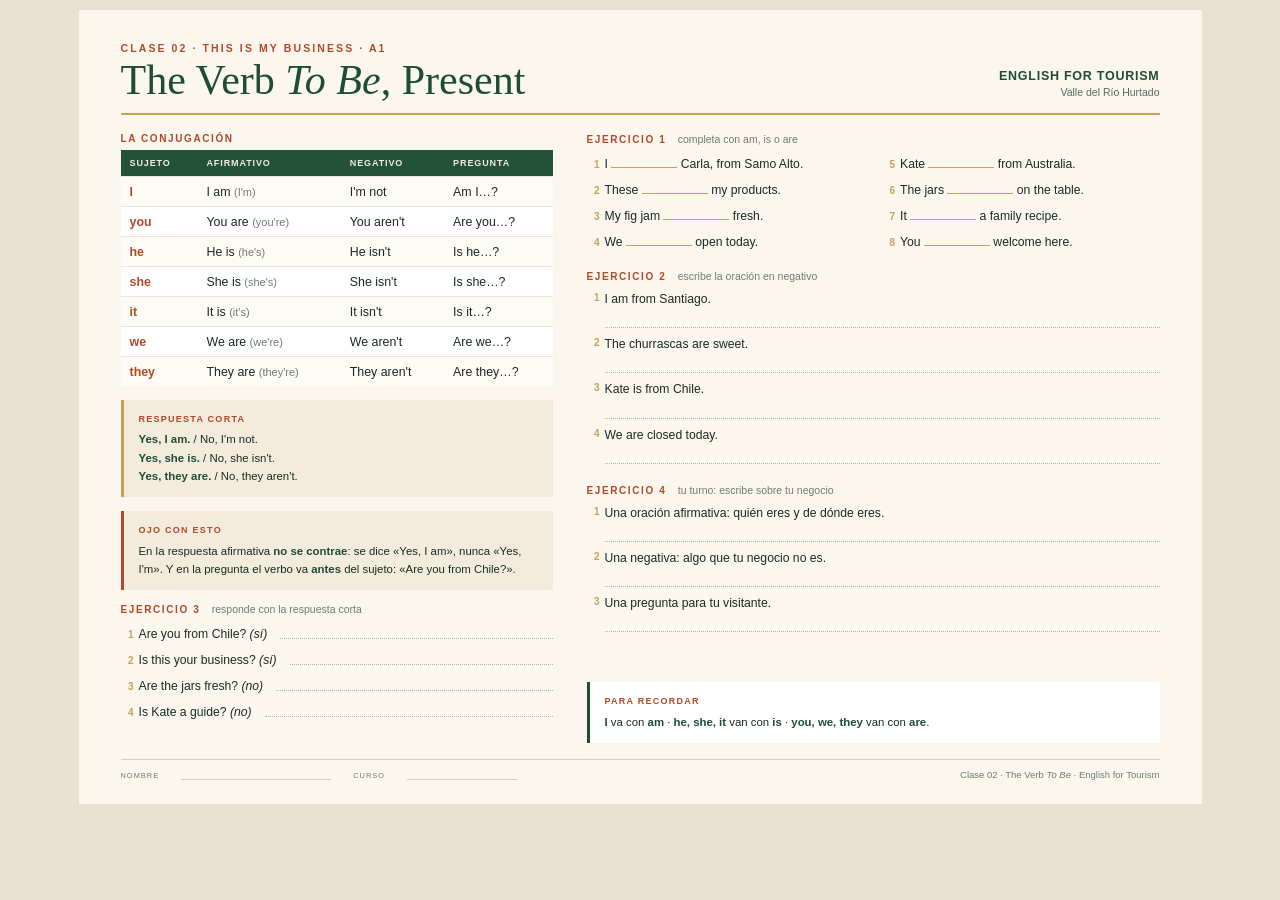
<file: materiales/clase_02/canvas_to_be.html>
<!DOCTYPE html>
<html lang="es">
<head>
<meta charset="utf-8">
<title>Canvas · The Verb To Be · Clase 02</title>
<style>
  :root{
    --verde:#1E4D33; --verde2:#245239; --terra:#B04A28; --oro:#C5A15A;
    --papel:#FBF7EF; --papel2:#F3ECDD; --tinta:#1B2A22; --linea:#D9CFBC;
  }
  *{box-sizing:border-box;margin:0;padding:0}
  html,body{background:#E9E2D3}
  body{font-family:Arial,Helvetica,sans-serif;color:var(--tinta);-webkit-font-smoothing:antialiased}
  .hoja{
    width:1123px;height:794px;background:var(--papel);
    padding:32px 42px 24px;display:flex;flex-direction:column;
    transform-origin:top left;margin:0 auto;
  }
  @media screen{
    body{display:flex;justify-content:center;padding:10px}
    .hoja{zoom:var(--z,1)}
  }

  /* cabecera */
  .cab{display:flex;justify-content:space-between;align-items:flex-end;
       border-bottom:2.5px double var(--oro);padding-bottom:12px;margin-bottom:18px}
  .eyebrow{font-size:10.5px;letter-spacing:.2em;text-transform:uppercase;color:var(--terra);font-weight:700}
  h1{font-family:Georgia,"Times New Roman",serif;font-size:42px;font-weight:400;color:var(--verde);line-height:1;margin-top:5px}
  .cab .der{text-align:right;font-size:10.5px;color:#5A6B60;line-height:1.5}
  .cab .der b{color:var(--verde);font-size:12.5px;letter-spacing:.06em}

  /* cuerpo */
  .cuerpo{flex:1;display:grid;grid-template-columns:432px 1fr;gap:34px;min-height:0}
  .col{display:flex;flex-direction:column;min-height:0}

  h2{font-size:10px;letter-spacing:.16em;text-transform:uppercase;color:var(--terra);font-weight:700;margin-bottom:6px}
  h2 span{font-weight:400;letter-spacing:0;text-transform:none;color:#6E7C72;font-size:10.5px;margin-left:7px}

  table.conj{width:100%;border-collapse:collapse;font-size:12.4px;background:#fff}
  table.conj th{
    background:var(--verde2);color:#F3ECDD;font-size:9px;letter-spacing:.1em;
    text-transform:uppercase;text-align:left;padding:8px 9px;font-weight:600
  }
  table.conj td{padding:7.5px 9px;border-top:1px solid #EDE6D8;vertical-align:middle}
  table.conj tr:nth-child(even) td{background:#FDFBF5}
  table.conj td:first-child{color:var(--terra);font-weight:700;white-space:nowrap}
  table.conj .c{color:#6E7C72;font-size:11px}

  .caja{background:var(--papel2);border-left:3px solid var(--oro);padding:12px 15px;margin-top:14px;font-size:11.4px;line-height:1.6}
  .caja b{color:var(--verde)}
  .caja .t{display:block;font-size:9px;letter-spacing:.14em;text-transform:uppercase;color:var(--terra);font-weight:700;margin-bottom:4px}

  /* ejercicios */
  .ej{margin-bottom:15px}
  .caja + .ej{margin-top:13px}
  .ej:last-child{margin-bottom:0}
  .enunciado{font-size:10.4px;color:#5A6B60;margin-bottom:7px;line-height:1.4}
  .dos-col{display:grid;grid-template-columns:1fr 1fr;gap:0 18px}
  .item{font-size:12.2px;line-height:1.4;padding:4.5px 0;display:flex;gap:5px;align-items:baseline}
  .n{color:var(--oro);font-weight:700;font-size:10px;min-width:13px;text-align:right;flex:0 0 auto}
  .linea{flex:1;border-bottom:1px dotted #A9B5AB;min-height:15px}
  .hueco{
    display:inline-block;min-width:66px;border-bottom:1px solid var(--oro);
    color:var(--verde);font-weight:700;text-align:center
  }
  .fija{color:var(--verde);font-weight:700}
  .escribe{margin-bottom:2px}
  .escribe p{font-size:12.2px;line-height:1.4;padding:3px 0 0;display:flex;gap:5px}
  .renglon{height:19px;border-bottom:1px dotted #A9B5AB;margin:1px 0 5px 18px}
  .respuesta{flex:1;min-width:40px;border-bottom:1px dotted #A9B5AB;align-self:flex-end;margin:0 0 4px 8px}

  .pie{display:flex;justify-content:space-between;align-items:flex-end;
       border-top:1px solid var(--linea);margin-top:16px;padding-top:9px;
       font-size:9.5px;color:#6E7C72}
  .pie .firma{display:flex;gap:22px}
  .pie .firma span{border-bottom:1px solid var(--linea);min-width:150px;display:inline-block}
  .pie em{font-style:normal;letter-spacing:.14em;text-transform:uppercase;font-size:7.4px}

  @page{size:A4 landscape;margin:0}
  @media print{
    html,body{background:#fff}
    .hoja{zoom:1 !important;margin:0}
  }
</style>
</head>
<body>
<div class="hoja" id="hoja">

  <div class="cab">
    <div>
      <p class="eyebrow">Clase 02 · This Is My Business · A1</p>
      <h1>The Verb <i>To Be</i>, Present</h1>
    </div>
    <div class="der">
      <b>ENGLISH FOR TOURISM</b><br>
      Valle del Río Hurtado
    </div>
  </div>

  <div class="cuerpo">

    <!-- columna izquierda: gramática -->
    <div class="col">
      <h2>La conjugación</h2>
      <table class="conj">
        <tr><th>Sujeto</th><th>Afirmativo</th><th>Negativo</th><th>Pregunta</th></tr>
        <tr><td>I</td><td>I am <span class="c">(I'm)</span></td><td>I'm not</td><td>Am I…?</td></tr>
        <tr><td>you</td><td>You are <span class="c">(you're)</span></td><td>You aren't</td><td>Are you…?</td></tr>
        <tr><td>he</td><td>He is <span class="c">(he's)</span></td><td>He isn't</td><td>Is he…?</td></tr>
        <tr><td>she</td><td>She is <span class="c">(she's)</span></td><td>She isn't</td><td>Is she…?</td></tr>
        <tr><td>it</td><td>It is <span class="c">(it's)</span></td><td>It isn't</td><td>Is it…?</td></tr>
        <tr><td>we</td><td>We are <span class="c">(we're)</span></td><td>We aren't</td><td>Are we…?</td></tr>
        <tr><td>they</td><td>They are <span class="c">(they're)</span></td><td>They aren't</td><td>Are they…?</td></tr>
      </table>

      <div class="caja">
        <span class="t">Respuesta corta</span>
        <b>Yes, I am.</b> / No, I'm not.<br>
        <b>Yes, she is.</b> / No, she isn't.<br>
        <b>Yes, they are.</b> / No, they aren't.
      </div>

      <div class="caja" style="border-left-color:var(--terra)">
        <span class="t">Ojo con esto</span>
        En la respuesta afirmativa <b>no se contrae</b>: se dice «Yes, I am», nunca «Yes, I'm».
        Y en la pregunta el verbo va <b>antes</b> del sujeto: «Are you from Chile?».
      </div>

      <div class="ej">
        <h2>Ejercicio 3 <span>responde con la respuesta corta</span></h2>
        <div class="item"><span class="n">1</span><span>Are you from Chile? <i>(sí)</i></span><span class="respuesta"></span></div>
        <div class="item"><span class="n">2</span><span>Is this your business? <i>(sí)</i></span><span class="respuesta"></span></div>
        <div class="item"><span class="n">3</span><span>Are the jars fresh? <i>(no)</i></span><span class="respuesta"></span></div>
        <div class="item"><span class="n">4</span><span>Is Kate a guide? <i>(no)</i></span><span class="respuesta"></span></div>
      </div>
    </div>

    <!-- columna derecha: ejercicios -->
    <div class="col">
      <div class="ej">
        <h2>Ejercicio 1 <span>completa con am, is o are</span></h2>
        <div class="dos-col">
          <div class="item"><span class="n">1</span><span>I <span class="hueco"></span> Carla, from Samo Alto.</span></div>
          <div class="item"><span class="n">5</span><span>Kate <span class="hueco"></span> from Australia.</span></div>
          <div class="item"><span class="n">2</span><span>These <span class="hueco"></span> my products.</span></div>
          <div class="item"><span class="n">6</span><span>The jars <span class="hueco"></span> on the table.</span></div>
          <div class="item"><span class="n">3</span><span>My fig jam <span class="hueco"></span> fresh.</span></div>
          <div class="item"><span class="n">7</span><span>It <span class="hueco"></span> a family recipe.</span></div>
          <div class="item"><span class="n">4</span><span>We <span class="hueco"></span> open today.</span></div>
          <div class="item"><span class="n">8</span><span>You <span class="hueco"></span> welcome here.</span></div>
        </div>
      </div>

      <div class="ej">
        <h2>Ejercicio 2 <span>escribe la oración en negativo</span></h2>
        <div class="escribe"><p><span class="n">1</span><span>I am from Santiago.</span></p><div class="renglon"></div></div>
        <div class="escribe"><p><span class="n">2</span><span>The churrascas are sweet.</span></p><div class="renglon"></div></div>
        <div class="escribe"><p><span class="n">3</span><span>Kate is from Chile.</span></p><div class="renglon"></div></div>
        <div class="escribe"><p><span class="n">4</span><span>We are closed today.</span></p><div class="renglon"></div></div>
      </div>

      <div class="ej">
        <h2>Ejercicio 4 <span>tu turno: escribe sobre tu negocio</span></h2>
        <div class="escribe"><p><span class="n">1</span><span>Una oración afirmativa: quién eres y de dónde eres.</span></p><div class="renglon"></div></div>
        <div class="escribe"><p><span class="n">2</span><span>Una negativa: algo que tu negocio no es.</span></p><div class="renglon"></div></div>
        <div class="escribe"><p><span class="n">3</span><span>Una pregunta para tu visitante.</span></p><div class="renglon"></div></div>
      </div>

      <div class="caja" style="margin-top:auto;background:#fff;border-left-color:var(--verde)">
        <span class="t">Para recordar</span>
        <b>I</b> va con <b>am</b> · <b>he, she, it</b> van con <b>is</b> · <b>you, we, they</b> van con <b>are</b>.
      </div>
    </div>
  </div>

  <div class="pie">
    <div class="firma">
      <em>Nombre</em> <span></span>
      <em>Curso</em> <span style="min-width:110px"></span>
    </div>
    <div>Clase 02 · The Verb <i>To Be</i> · English for Tourism</div>
  </div>
</div>

<script>
  function ajustar(){
    var h = document.getElementById('hoja');
    var z = Math.min(1, (window.innerWidth - 20) / 1123);
    document.documentElement.style.setProperty('--z', z);
    h.style.zoom = z;
  }
  window.addEventListener('resize', ajustar);
  ajustar();
</script>
</body>
</html>
</file>
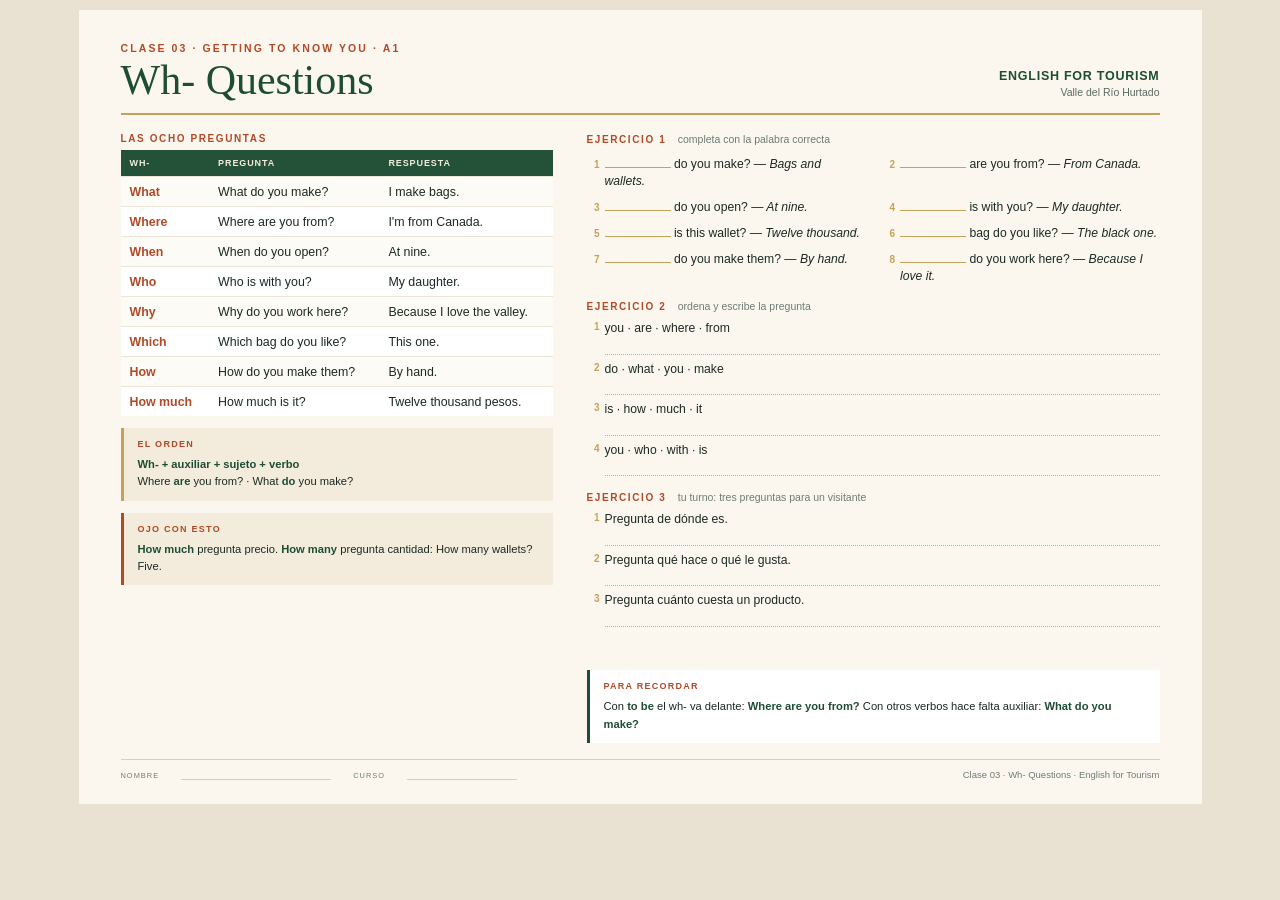
<file: materiales/clase_03/canvas_wh_questions.html>
<!DOCTYPE html>
<html lang="es">
<head>
<meta charset="utf-8">
<title>Canvas · Wh- Questions · Clase 03</title>
<style>
  :root{
    --verde:#1E4D33; --verde2:#245239; --terra:#B04A28; --oro:#C5A15A;
    --papel:#FBF7EF; --papel2:#F3ECDD; --tinta:#1B2A22; --linea:#D9CFBC;
  }
  *{box-sizing:border-box;margin:0;padding:0}
  html,body{background:#E9E2D3}
  body{font-family:Arial,Helvetica,sans-serif;color:var(--tinta);-webkit-font-smoothing:antialiased}
  .hoja{
    width:1123px;height:794px;background:var(--papel);
    padding:32px 42px 24px;display:flex;flex-direction:column;
    transform-origin:top left;margin:0 auto;
  }
  @media screen{
    body{display:flex;justify-content:center;padding:10px}
    .hoja{zoom:var(--z,1)}
  }

  /* cabecera */
  .cab{display:flex;justify-content:space-between;align-items:flex-end;
       border-bottom:2.5px double var(--oro);padding-bottom:12px;margin-bottom:18px}
  .eyebrow{font-size:10.5px;letter-spacing:.2em;text-transform:uppercase;color:var(--terra);font-weight:700}
  h1{font-family:Georgia,"Times New Roman",serif;font-size:42px;font-weight:400;color:var(--verde);line-height:1;margin-top:5px}
  .cab .der{text-align:right;font-size:10.5px;color:#5A6B60;line-height:1.5}
  .cab .der b{color:var(--verde);font-size:12.5px;letter-spacing:.06em}

  /* cuerpo */
  .cuerpo{flex:1;display:grid;grid-template-columns:432px 1fr;gap:34px;min-height:0}
  .col{display:flex;flex-direction:column;min-height:0}

  h2{font-size:10px;letter-spacing:.16em;text-transform:uppercase;color:var(--terra);font-weight:700;margin-bottom:6px}
  h2 span{font-weight:400;letter-spacing:0;text-transform:none;color:#6E7C72;font-size:10.5px;margin-left:7px}

  table.conj{width:100%;border-collapse:collapse;font-size:12.4px;background:#fff}
  table.conj th{
    background:var(--verde2);color:#F3ECDD;font-size:9px;letter-spacing:.1em;
    text-transform:uppercase;text-align:left;padding:8px 9px;font-weight:600
  }
  table.conj td{padding:7.5px 9px;border-top:1px solid #EDE6D8;vertical-align:middle}
  table.conj tr:nth-child(even) td{background:#FDFBF5}
  table.conj td:first-child{color:var(--terra);font-weight:700;white-space:nowrap}
  table.conj .c{color:#6E7C72;font-size:11px}

  .caja{background:var(--papel2);border-left:3px solid var(--oro);padding:10px 14px;margin-top:12px;font-size:11.2px;line-height:1.55}
  .caja b{color:var(--verde)}
  .caja .t{display:block;font-size:9px;letter-spacing:.14em;text-transform:uppercase;color:var(--terra);font-weight:700;margin-bottom:4px}

  /* ejercicios */
  .ej{margin-bottom:11px}
  .caja + .ej{margin-top:13px}
  .ej:last-child{margin-bottom:0}
  .enunciado{font-size:10.4px;color:#5A6B60;margin-bottom:7px;line-height:1.4}
  .dos-col{display:grid;grid-template-columns:1fr 1fr;gap:0 18px}
  .item{font-size:12.2px;line-height:1.4;padding:4.5px 0;display:flex;gap:5px;align-items:baseline}
  .n{color:var(--oro);font-weight:700;font-size:10px;min-width:13px;text-align:right;flex:0 0 auto}
  .linea{flex:1;border-bottom:1px dotted #A9B5AB;min-height:15px}
  .hueco{
    display:inline-block;min-width:66px;border-bottom:1px solid var(--oro);
    color:var(--verde);font-weight:700;text-align:center
  }
  .fija{color:var(--verde);font-weight:700}
  .escribe{margin-bottom:2px}
  .escribe p{font-size:12.2px;line-height:1.35;padding:2px 0 0;display:flex;gap:5px}
  .renglon{height:17px;border-bottom:1px dotted #A9B5AB;margin:1px 0 4px 18px}
  .respuesta{flex:1;min-width:40px;border-bottom:1px dotted #A9B5AB;align-self:flex-end;margin:0 0 4px 8px}

  .pie{display:flex;justify-content:space-between;align-items:flex-end;
       border-top:1px solid var(--linea);margin-top:16px;padding-top:9px;
       font-size:9.5px;color:#6E7C72}
  .pie .firma{display:flex;gap:22px}
  .pie .firma span{border-bottom:1px solid var(--linea);min-width:150px;display:inline-block}
  .pie em{font-style:normal;letter-spacing:.14em;text-transform:uppercase;font-size:7.4px}

  @page{size:A4 landscape;margin:0}
  @media print{
    html,body{background:#fff}
    .hoja{zoom:1 !important;margin:0}
  }
</style>
</head>
<body>
<div class="hoja" id="hoja">

  <div class="cab">
    <div>
      <p class="eyebrow">Clase 03 · Getting to know you · A1</p>
      <h1>Wh- Questions</h1>
    </div>
    <div class="der">
      <b>ENGLISH FOR TOURISM</b><br>
      Valle del Río Hurtado
    </div>
  </div>

  <div class="cuerpo">

    <div class="col">
      <h2>Las ocho preguntas</h2>
      <table class="conj">
        <tr><th>Wh-</th><th>Pregunta</th><th>Respuesta</th></tr>
        <tr><td>What</td><td>What do you make?</td><td>I make bags.</td></tr>
        <tr><td>Where</td><td>Where are you from?</td><td>I'm from Canada.</td></tr>
        <tr><td>When</td><td>When do you open?</td><td>At nine.</td></tr>
        <tr><td>Who</td><td>Who is with you?</td><td>My daughter.</td></tr>
        <tr><td>Why</td><td>Why do you work here?</td><td>Because I love the valley.</td></tr>
        <tr><td>Which</td><td>Which bag do you like?</td><td>This one.</td></tr>
        <tr><td>How</td><td>How do you make them?</td><td>By hand.</td></tr>
        <tr><td>How much</td><td>How much is it?</td><td>Twelve thousand pesos.</td></tr>
      </table>

      <div class="caja">
        <span class="t">El orden</span>
        <b>Wh- + auxiliar + sujeto + verbo</b><br>
        Where <b>are</b> you from? · What <b>do</b> you make?
      </div>

      <div class="caja" style="border-left-color:var(--terra)">
        <span class="t">Ojo con esto</span>
        <b>How much</b> pregunta precio. <b>How many</b> pregunta cantidad:
        How many wallets? Five.
      </div>
    </div>

    <div class="col">
      <div class="ej">
        <h2>Ejercicio 1 <span>completa con la palabra correcta</span></h2>
        <div class="dos-col">
          <div class="item"><span class="n">1</span><span><span class="hueco"></span> do you make? <i>— Bags and wallets.</i></span></div>
          <div class="item"><span class="n">2</span><span><span class="hueco"></span> are you from? <i>— From Canada.</i></span></div>
          <div class="item"><span class="n">3</span><span><span class="hueco"></span> do you open? <i>— At nine.</i></span></div>
          <div class="item"><span class="n">4</span><span><span class="hueco"></span> is with you? <i>— My daughter.</i></span></div>
          <div class="item"><span class="n">5</span><span><span class="hueco"></span> is this wallet? <i>— Twelve thousand.</i></span></div>
          <div class="item"><span class="n">6</span><span><span class="hueco"></span> bag do you like? <i>— The black one.</i></span></div>
          <div class="item"><span class="n">7</span><span><span class="hueco"></span> do you make them? <i>— By hand.</i></span></div>
          <div class="item"><span class="n">8</span><span><span class="hueco"></span> do you work here? <i>— Because I love it.</i></span></div>
        </div>
      </div>

      <div class="ej">
        <h2>Ejercicio 2 <span>ordena y escribe la pregunta</span></h2>
        <div class="escribe"><p><span class="n">1</span><span>you · are · where · from</span></p><div class="renglon"></div></div>
        <div class="escribe"><p><span class="n">2</span><span>do · what · you · make</span></p><div class="renglon"></div></div>
        <div class="escribe"><p><span class="n">3</span><span>is · how · much · it</span></p><div class="renglon"></div></div>
        <div class="escribe"><p><span class="n">4</span><span>you · who · with · is</span></p><div class="renglon"></div></div>
      </div>

      <div class="ej">
        <h2>Ejercicio 3 <span>tu turno: tres preguntas para un visitante</span></h2>
        <div class="escribe"><p><span class="n">1</span><span>Pregunta de dónde es.</span></p><div class="renglon"></div></div>
        <div class="escribe"><p><span class="n">2</span><span>Pregunta qué hace o qué le gusta.</span></p><div class="renglon"></div></div>
        <div class="escribe"><p><span class="n">3</span><span>Pregunta cuánto cuesta un producto.</span></p><div class="renglon"></div></div>
      </div>

      <div class="caja" style="margin-top:auto;background:#fff;border-left-color:var(--verde)">
        <span class="t">Para recordar</span>
        Con <b>to be</b> el wh- va delante: <b>Where are you from?</b> Con otros verbos hace falta
        auxiliar: <b>What do you make?</b>
      </div>
    </div>
  </div>

  <div class="pie">
    <div class="firma">
      <em>Nombre</em> <span></span>
      <em>Curso</em> <span style="min-width:110px"></span>
    </div>
    <div>Clase 03 · Wh- Questions · English for Tourism</div>
  </div>
</div>

<script>
  function ajustar(){
    var h = document.getElementById('hoja');
    var z = Math.min(1, (window.innerWidth - 20) / 1123);
    document.documentElement.style.setProperty('--z', z);
    h.style.zoom = z;
  }
  window.addEventListener('resize', ajustar);
  ajustar();
</script>
</body>
</html>
</file>
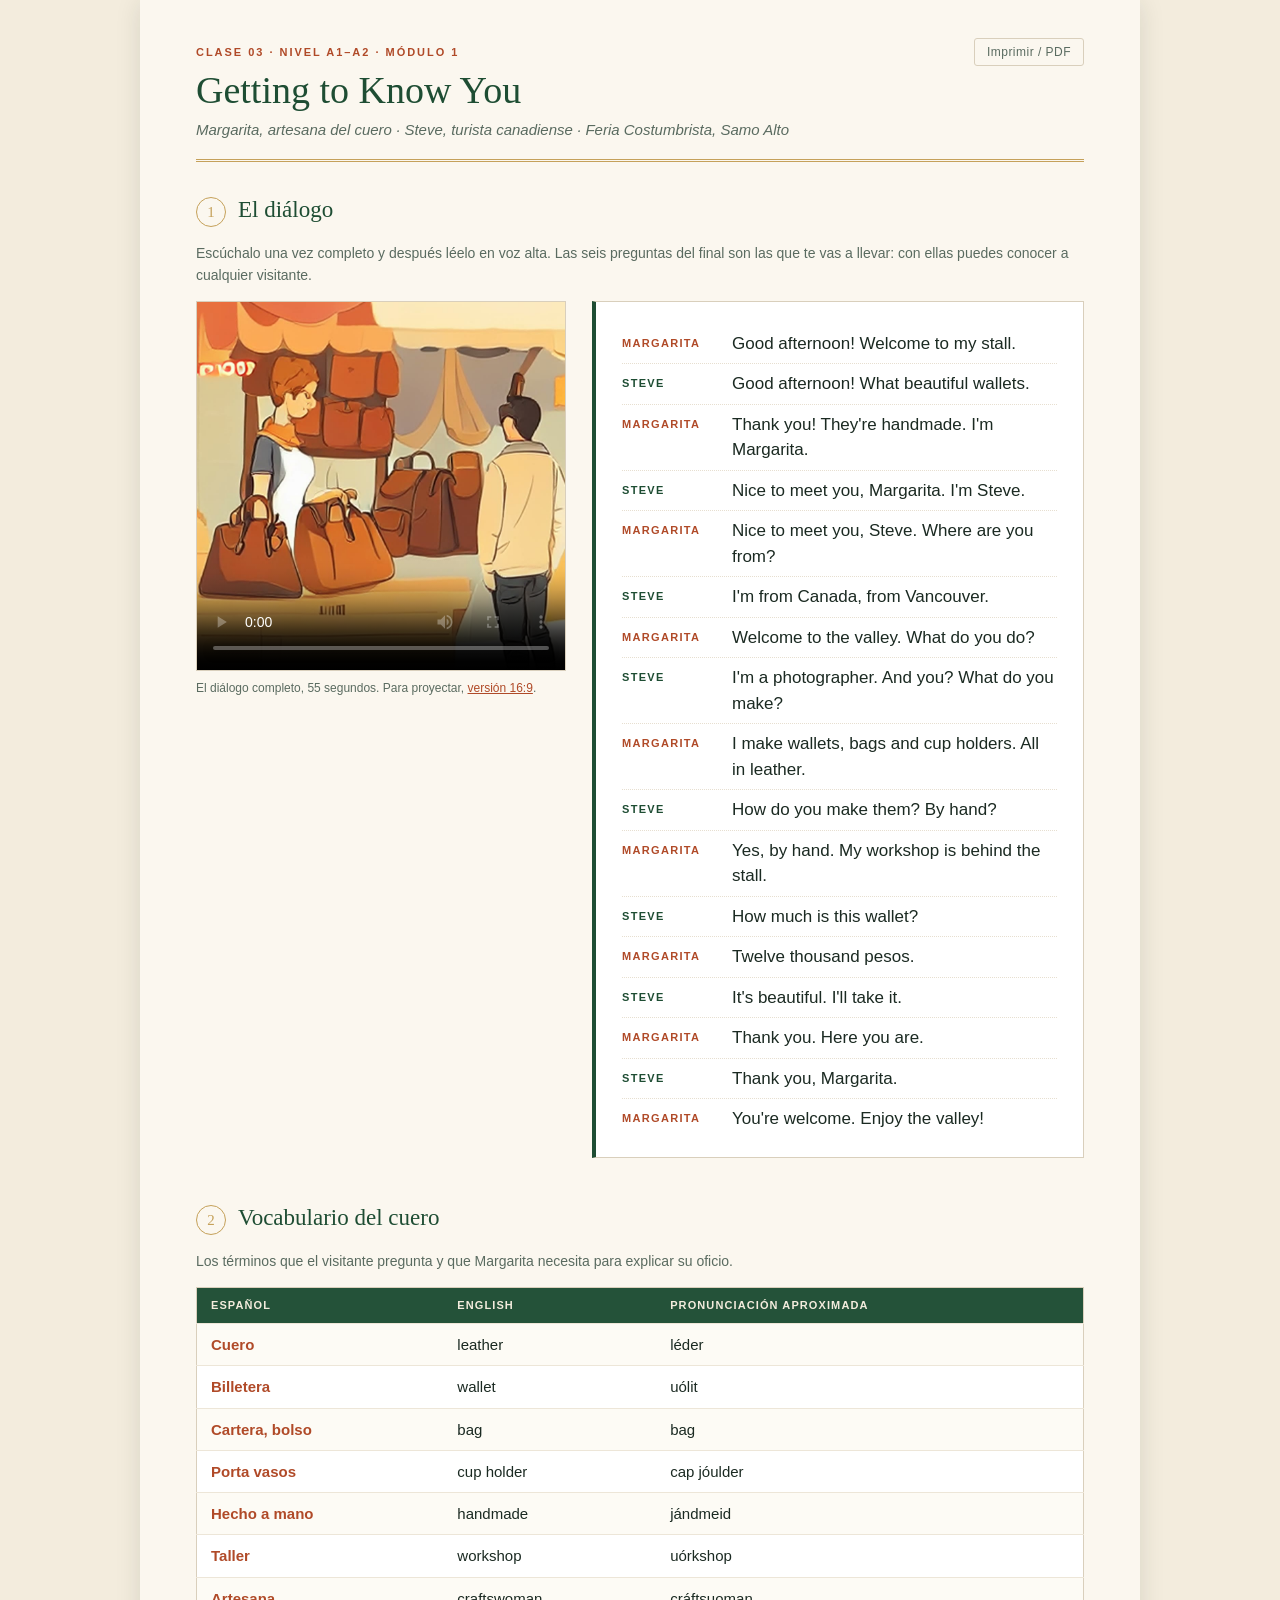
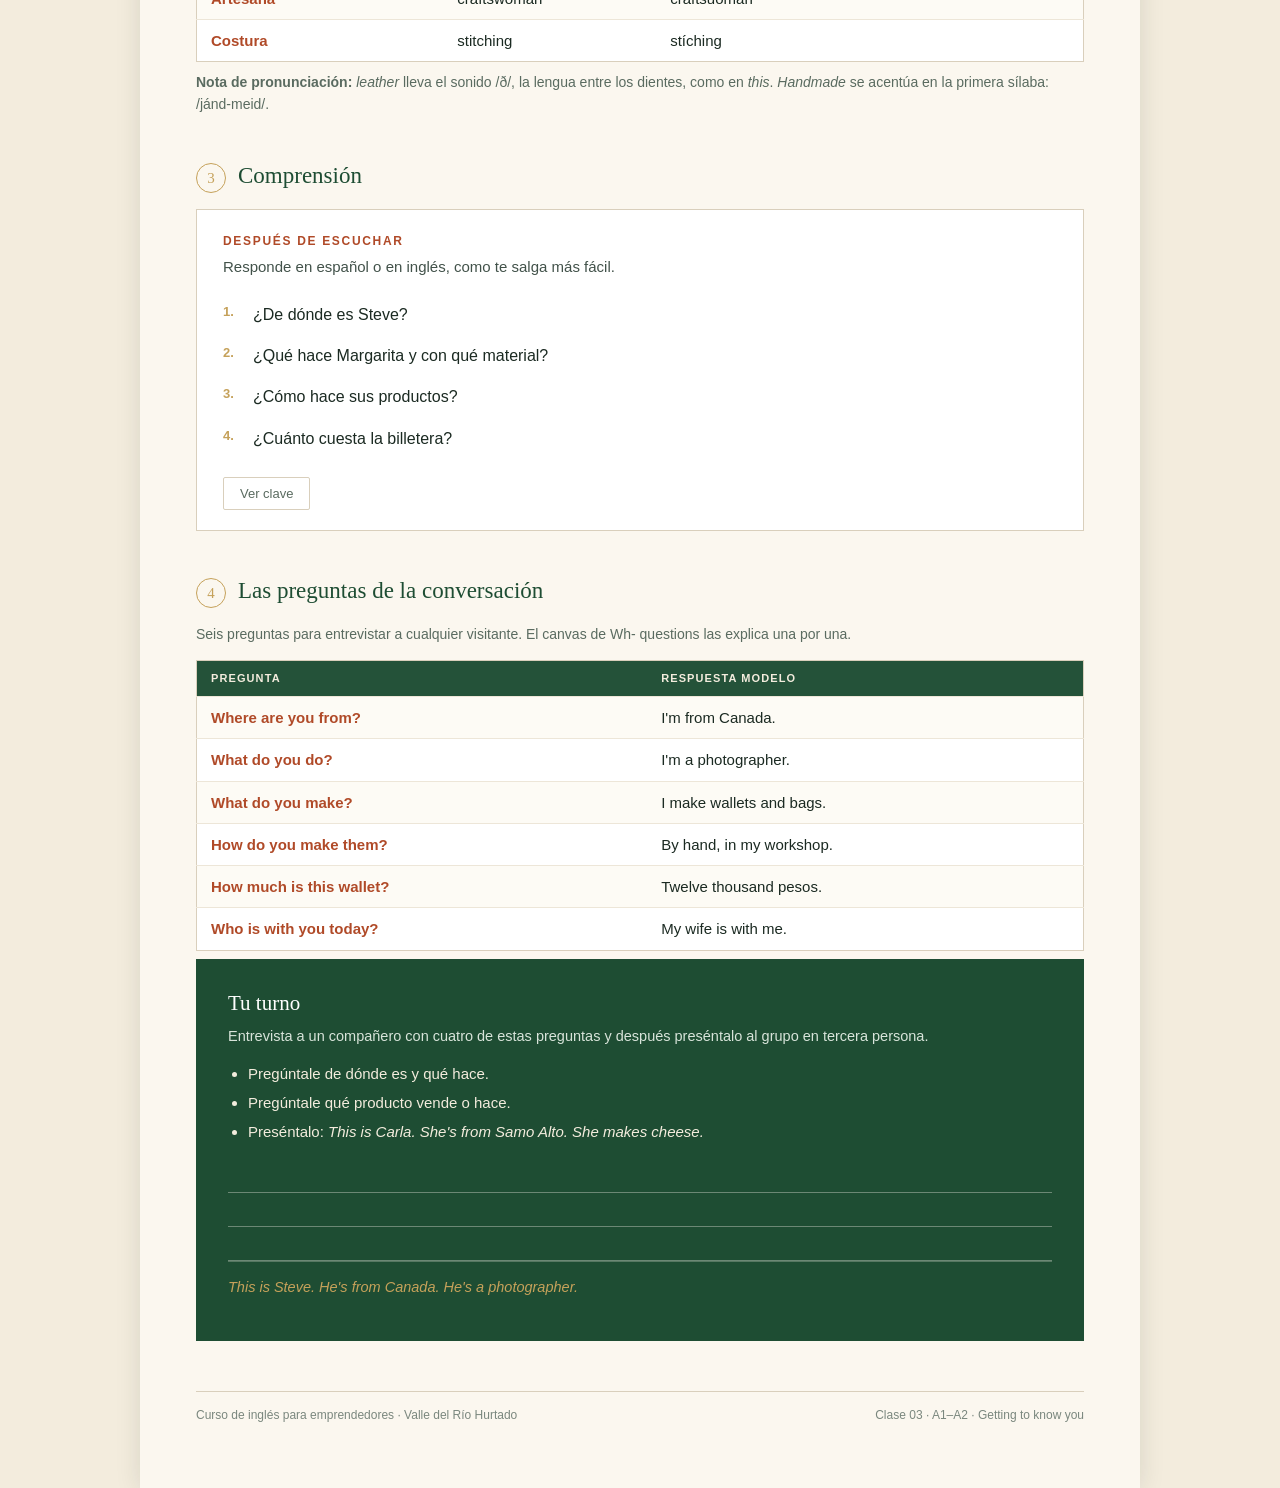
<file: materiales/clase_03/dialogo_clase_03_cuero.html>
<!DOCTYPE html>
<html lang="es">
<head>
<meta charset="UTF-8">
<meta name="viewport" content="width=device-width, initial-scale=1">
<title>Clase 03 · Getting to know you</title>
<style>
  :root{
    --verde:#1E4D33;
    --verde-caja:#245239;
    --terracota:#B04A28;
    --dorado:#C5A15A;
    --papel:#FBF7EF;
    --papel2:#F3ECDD;
    --tinta:#1B2A22;
    --linea:#D9CFBC;
    --ok:#2E7D4F;
    --mal:#B03A2E;
  }
  *{box-sizing:border-box}
  html{-webkit-text-size-adjust:100%}
  body{
    margin:0;
    background:var(--papel2);
    color:var(--tinta);
    font-family:-apple-system,BlinkMacSystemFont,"Segoe UI",Arial,sans-serif;
    font-size:16px;
    line-height:1.55;
  }
  .page{
    max-width:1000px;
    margin:0 auto;
    background:var(--papel);
    padding:44px 56px 64px;
    box-shadow:0 2px 24px rgba(27,42,34,.12);
  }
  .tabla-wrap{overflow-x:auto;-webkit-overflow-scrolling:touch}
  @media (max-width:700px){
    .page{padding:26px 20px 44px}
    body{font-size:15px}
    .top-actions{float:none;margin:0 0 12px}
    .turno{grid-template-columns:74px 1fr;gap:10px}
    h1{font-size:30px}
  }

  /* ---------- Cabecera ---------- */
  header.top{
    border-bottom:3px double var(--dorado);
    padding-bottom:18px;
    margin-bottom:34px;
  }
  .eyebrow{
    font-size:11px;
    letter-spacing:.18em;
    text-transform:uppercase;
    color:var(--terracota);
    font-weight:700;
  }
  h1{
    font-family:Georgia,"Times New Roman",serif;
    font-size:38px;
    line-height:1.12;
    margin:8px 0 6px;
    color:var(--verde);
    font-weight:400;
  }
  .sub{
    margin:0;
    color:#5A6B60;
    font-size:15px;
    font-style:italic;
  }
  .top-actions{float:right;margin-top:-6px}
  .top-actions button{
    background:none;border:1px solid var(--linea);color:#5A6B60;
    border-radius:3px;padding:6px 12px;font-size:12px;cursor:pointer;letter-spacing:.04em;
  }
  .top-actions button:hover{border-color:var(--dorado);color:var(--verde)}

  /* ---------- video junto al diálogo ---------- */
  .dialogo-grid{display:grid;grid-template-columns:370px minmax(0,1fr);gap:26px;align-items:start}
  .video-lado{position:sticky;top:14px}
  .video-dialogo{width:100%;aspect-ratio:1/1;background:#000;border:1px solid var(--linea);display:block}
  .video-pie{font-size:12px;color:#5A6B60;margin-top:8px;line-height:1.5}
  .video-pie a{color:var(--terracota)}
  @media (max-width:900px){
    .dialogo-grid{grid-template-columns:1fr;gap:16px}
    .video-lado{position:static}
  }

  /* ---------- Secciones ---------- */
  section{margin-bottom:46px}
  .sec-head{display:flex;align-items:baseline;gap:12px;margin-bottom:16px}
  .sec-num{
    font-family:Georgia,serif;
    font-size:15px;
    color:var(--dorado);
    border:1.5px solid var(--dorado);
    border-radius:50%;
    width:30px;height:30px;
    display:inline-flex;align-items:center;justify-content:center;
    flex:0 0 auto;
    font-variant-numeric:tabular-nums;
  }
  h2{
    font-family:Georgia,"Times New Roman",serif;
    font-size:23px;
    font-weight:400;
    color:var(--verde);
    margin:0;
    line-height:1.2;
  }
  .hint{font-size:14px;color:#5A6B60;margin:0 0 14px}

  /* ---------- Diálogo ---------- */
  .dialogo{
    background:#fff;
    border:1px solid var(--linea);
    border-left:4px solid var(--verde);
    padding:22px 26px 18px;
  }
  .turno{
    display:grid;
    grid-template-columns:96px 1fr;
    gap:14px;
    padding:7px 0;
    border-bottom:1px dotted #E7DFD0;
  }
  .turno:last-child{border-bottom:none}
  .quien{
    font-size:11px;
    font-weight:700;
    letter-spacing:.12em;
    padding-top:4px;
  }
  .maria .quien{color:var(--terracota)}
  .sophie .quien{color:var(--verde)}
  .dice{font-size:17px;line-height:1.5}
  .nota-escena{
    font-size:13px;
    color:#6B7A70;
    font-style:italic;
    margin:0 0 14px;
  }

  /* ---------- Huecos para completar ---------- */
  input.blank{
    font:inherit;
    font-size:15px;
    color:var(--verde);
    background:transparent;
    border:none;
    border-bottom:1.5px dashed var(--dorado);
    border-radius:0;
    padding:1px 6px 2px;
    min-width:110px;
    width:150px;
    outline:none;
    transition:border-color .15s, background .15s;
  }
  input.blank:focus{border-bottom-color:var(--terracota);background:#FFFDF7}
  input.blank.ancho{width:230px}
  .nw{white-space:nowrap}
  input.blank.corto{width:132px;min-width:96px}
  input.blank.largo{width:352px;max-width:100%}
  .items .blank{width:92px;min-width:64px}
  input.blank.ok{border-bottom-color:var(--ok);background:#EAF5EE;color:var(--ok)}
  input.blank.mal{border-bottom-color:var(--mal);background:#FBE9E7;color:var(--mal)}

  /* ---------- Ejercicios ---------- */
  .card{
    background:#fff;
    border:1px solid var(--linea);
    padding:22px 26px 20px;
    margin-bottom:22px;
  }
  .card h3{
    font-size:12px;
    letter-spacing:.14em;
    text-transform:uppercase;
    color:var(--terracota);
    margin:0 0 4px;
    font-weight:700;
  }
  .card .enunciado{font-size:15px;color:#42524A;margin:0 0 16px}
  .items{list-style:none;margin:0;padding:0;counter-reset:item}
  .items li{
    counter-increment:item;
    padding:7px 0 7px 30px;
    position:relative;
    font-size:16px;
    line-height:1.7;
  }
  .items li::before{
    content:counter(item)".";
    position:absolute;left:0;top:7px;
    color:var(--dorado);
    font-size:13px;
    font-weight:700;
    width:22px;
  }
  .items li .en{color:#33453C}
  #ex3 .items li{padding-top:9px;padding-bottom:9px;line-height:1.5}
  #ex3 .chips{margin:0 14px 0 0;vertical-align:middle}
  #ex3 input.blank{width:320px;vertical-align:middle}
  #ex4 select.blank{
    width:300px;
    border:1px solid var(--linea);
    background:#fff;
    padding:6px 8px;
    border-radius:2px;
    font-size:15px;
  }
  #ex4 select.blank:focus{border-color:var(--terracota);outline:none}
  #ex4 select.blank.ok{border-color:var(--ok);background:#EAF5EE;color:var(--ok)}
  #ex4 select.blank.mal{border-color:var(--mal);background:#FBE9E7;color:var(--mal)}
  #ex5 input.blank{width:104px;min-width:72px}
  .two-col{columns:2;column-gap:40px}
  @media (max-width:700px){.two-col{columns:1}}

  .instruccion-en{font-size:14px;color:#6B7A70;margin:0 0 12px}
  .chips{display:flex;flex-wrap:wrap;gap:6px;margin:-4px 0 8px}
  .chip{
    font-size:12.5px;color:#5A6B60;background:var(--papel2);
    border:1px solid #E4DAC7;border-radius:20px;padding:2px 10px;
  }

  /* ---------- Tabla to be ---------- */
  table.gram{
    width:100%;
    border-collapse:collapse;
    background:#fff;
    border:1px solid var(--linea);
    font-size:15px;
    margin-bottom:8px;
  }
  table.gram th{
    background:var(--verde-caja);
    color:#F3ECDD;
    font-size:11px;
    letter-spacing:.1em;
    text-transform:uppercase;
    text-align:left;
    padding:9px 14px;
    font-weight:600;
  }
  table.gram td{
    padding:9px 14px;
    border-top:1px solid #EDE6D8;
    vertical-align:top;
  }
  table.gram td:first-child{color:var(--terracota);font-weight:600;white-space:nowrap}
  table.gram tr:nth-child(even) td{background:#FDFBF5}
  .gram-mini{font-size:14px;color:#5A6B60;margin:0 0 18px}
  .gram-mini b{color:var(--verde)}

  /* ---------- Botones y clave ---------- */
  .acciones{display:flex;align-items:center;gap:14px;flex-wrap:wrap;margin-top:18px}
  button.check{
    background:var(--verde);
    color:#FBF7EF;
    border:none;
    padding:9px 20px;
    font-size:13px;
    letter-spacing:.06em;
    border-radius:2px;
    cursor:pointer;
    font-family:inherit;
  }
  button.check:hover{background:var(--verde-caja)}
  button.ghost{
    background:none;
    border:1px solid var(--linea);
    color:#5A6B60;
    padding:8px 16px;
    font-size:13px;
    border-radius:2px;
    cursor:pointer;
    font-family:inherit;
  }
  button.ghost:hover{border-color:var(--dorado);color:var(--verde)}
  .score{font-size:13.5px;color:#5A6B60;font-weight:600}
  .score.bien{color:var(--ok)}
  .score.regular{color:var(--terracota)}
  .clave{
    margin-top:16px;
    background:var(--papel2);
    border-left:3px solid var(--dorado);
    padding:14px 18px;
    font-size:14px;
    line-height:1.7;
  }
  .clave strong{color:var(--verde);font-size:12px;letter-spacing:.1em;text-transform:uppercase;display:block;margin-bottom:6px}
  .clave ol{margin:0;padding-left:20px}
  .clave .var{color:#7A877E;font-size:13px}

  /* ---------- Producción ---------- */
  .produccion{
    background:var(--verde);
    color:#F3ECDD;
    padding:28px 32px;
  }
  .produccion h3{
    font-family:Georgia,serif;
    font-size:21px;
    font-weight:400;
    margin:0 0 6px;
    color:#fff;
    letter-spacing:0;
    text-transform:none;
  }
  .produccion p{font-size:14.5px;margin:0 0 14px;color:#D8E4DA}
  .produccion ul{margin:0 0 16px;padding-left:20px;font-size:15px;color:#F3ECDD}
  .produccion li{margin-bottom:6px}
  .produccion .ejemplo{
    border-top:1px solid rgba(251,247,239,.25);
    padding-top:14px;
    font-size:14.5px;
    font-style:italic;
    color:#C5A15A;
  }
  .prod-lines{margin-top:16px}
  .prod-lines div{
    border-bottom:1px solid rgba(251,247,239,.35);
    height:34px;
  }

  footer.pie{
    margin-top:50px;
    border-top:1px solid var(--linea);
    padding-top:14px;
    font-size:12px;
    color:#7A877E;
    display:flex;justify-content:space-between;gap:16px;flex-wrap:wrap;
  }

  /* ---------- Impresión ---------- */
  @page{size:A4 portrait;margin:14mm}
  @media print{
    body{background:#fff;font-size:11.5pt}
    .page{max-width:none;box-shadow:none;padding:0;background:#fff}
    .top-actions,.acciones,button{display:none !important}
    .clave{display:block !important}
    section{margin-bottom:24px;break-inside:avoid}
    .card{break-inside:avoid;padding:14px 16px}
    .dialogo{padding:14px 16px}
    .video-lado{display:none !important}
    .dialogo-grid{display:block !important}
    .produccion{background:#fff !important;color:#1B2A22 !important;border:1px solid var(--linea);padding:18px}
    .produccion h3{color:var(--verde)}
    .produccion p,.produccion ul{color:#33453C}
    .produccion .ejemplo{color:var(--terracota);border-top-color:var(--linea)}
    .prod-lines div{border-bottom-color:var(--linea)}
    input.blank{width:120px}
    h1{font-size:26pt}
    .two-col{columns:2}
  }

  /* ---------- Ajustes móviles (al final para que ganen) ---------- */
  @media (max-width:700px){
    .top-actions{float:none;margin:0 0 14px}
    .turno{grid-template-columns:74px 1fr;gap:10px}
    h1{font-size:30px;word-wrap:break-word}
    .dialogo{padding:16px 14px}
    .card{padding:16px 14px}
    .item, .items li{padding-right:0}
    .produccion{padding:22px 18px}
    .clave{padding:12px 14px}
    input.blank{max-width:100%}
    input.blank.largo{width:100%}
    .turno > *{min-width:0}
    .dice{min-width:0}
    table.gram{min-width:560px}
  }
</style>
</head>
<body>
<div class="page">

  <header class="top">
    <div class="top-actions"><button onclick="window.print()">Imprimir / PDF</button></div>
    <div class="eyebrow">Clase 03 · Nivel A1–A2 · Módulo 1</div>
    <h1>Getting to Know You</h1>
    <p class="sub">Margarita, artesana del cuero · Steve, turista canadiense · Feria Costumbrista, Samo Alto</p>
  </header>

  <section>
    <div class="sec-head">
      <span class="sec-num">1</span>
      <h2>El diálogo</h2>
    </div>
    <p class="hint">Escúchalo una vez completo y después léelo en voz alta. Las seis preguntas del final son las que te vas a llevar: con ellas puedes conocer a cualquier visitante.</p>

    <div class="dialogo-grid">
      <aside class="video-lado">
        <video class="video-dialogo" controls preload="metadata" playsinline poster="poster_video_cuero.jpg">
          <source src="video_dialogo_cuero_cuadrado.mp4" type="video/mp4">
          Tu navegador no reproduce el video. <a href="video_dialogo_cuero_cuadrado.mp4">Descárgalo aquí</a>.
        </video>
        <p class="video-pie">El diálogo completo, 55 segundos. Para proyectar, <a href="video_dialogo_cuero_16x9.mp4">versión 16:9</a>.</p>
      </aside>

      <div class="dialogo">
      <div class="turno maria">
        <div class="quien">MARGARITA</div>
        <div class="dice">Good afternoon! Welcome to my stall.</div>
      </div>
      <div class="turno sophie">
        <div class="quien">STEVE</div>
        <div class="dice">Good afternoon! What beautiful wallets.</div>
      </div>
      <div class="turno maria">
        <div class="quien">MARGARITA</div>
        <div class="dice">Thank you! They&#x27;re handmade. I&#x27;m Margarita.</div>
      </div>
      <div class="turno sophie">
        <div class="quien">STEVE</div>
        <div class="dice">Nice to meet you, Margarita. I&#x27;m Steve.</div>
      </div>
      <div class="turno maria">
        <div class="quien">MARGARITA</div>
        <div class="dice">Nice to meet you, Steve. Where are you from?</div>
      </div>
      <div class="turno sophie">
        <div class="quien">STEVE</div>
        <div class="dice">I&#x27;m from Canada, from Vancouver.</div>
      </div>
      <div class="turno maria">
        <div class="quien">MARGARITA</div>
        <div class="dice">Welcome to the valley. What do you do?</div>
      </div>
      <div class="turno sophie">
        <div class="quien">STEVE</div>
        <div class="dice">I&#x27;m a photographer. And you? What do you make?</div>
      </div>
      <div class="turno maria">
        <div class="quien">MARGARITA</div>
        <div class="dice">I make wallets, bags and cup holders. All in leather.</div>
      </div>
      <div class="turno sophie">
        <div class="quien">STEVE</div>
        <div class="dice">How do you make them? By hand?</div>
      </div>
      <div class="turno maria">
        <div class="quien">MARGARITA</div>
        <div class="dice">Yes, by hand. My workshop is behind the stall.</div>
      </div>
      <div class="turno sophie">
        <div class="quien">STEVE</div>
        <div class="dice">How much is this wallet?</div>
      </div>
      <div class="turno maria">
        <div class="quien">MARGARITA</div>
        <div class="dice">Twelve thousand pesos.</div>
      </div>
      <div class="turno sophie">
        <div class="quien">STEVE</div>
        <div class="dice">It&#x27;s beautiful. I&#x27;ll take it.</div>
      </div>
      <div class="turno maria">
        <div class="quien">MARGARITA</div>
        <div class="dice">Thank you. Here you are.</div>
      </div>
      <div class="turno sophie">
        <div class="quien">STEVE</div>
        <div class="dice">Thank you, Margarita.</div>
      </div>
      <div class="turno maria">
        <div class="quien">MARGARITA</div>
        <div class="dice">You&#x27;re welcome. Enjoy the valley!</div>
      </div>
      </div>
    </div>
  </section>

  <section>
    <div class="sec-head">
      <span class="sec-num">2</span>
      <h2>Vocabulario del cuero</h2>
    </div>
    <p class="hint">Los términos que el visitante pregunta y que Margarita necesita para explicar su oficio.</p>

    <table class="gram">
      <tr><th>Español</th><th>English</th><th>Pronunciación aproximada</th></tr>
        <tr><td>Cuero</td><td>leather</td><td>léder</td></tr>
        <tr><td>Billetera</td><td>wallet</td><td>uólit</td></tr>
        <tr><td>Cartera, bolso</td><td>bag</td><td>bag</td></tr>
        <tr><td>Porta vasos</td><td>cup holder</td><td>cap jóulder</td></tr>
        <tr><td>Hecho a mano</td><td>handmade</td><td>jándmeid</td></tr>
        <tr><td>Taller</td><td>workshop</td><td>uórkshop</td></tr>
        <tr><td>Artesana</td><td>craftswoman</td><td>cráftsuoman</td></tr>
        <tr><td>Costura</td><td>stitching</td><td>stíching</td></tr>
    </table>

    <p class="hint" style="margin-top:10px"><b>Nota de pronunciación:</b> <i>leather</i> lleva el sonido /ð/, la lengua entre los dientes, como en <i>this</i>. <i>Handmade</i> se acentúa en la primera sílaba: /jánd-meid/.</p>
  </section>

  <section>
    <div class="sec-head">
      <span class="sec-num">3</span>
      <h2>Comprensión</h2>
    </div>

    <div class="card">
      <h3>Después de escuchar</h3>
      <p class="enunciado">Responde en español o en inglés, como te salga más fácil.</p>
      <ol class="items">
        <li>¿De dónde es Steve?</li>
        <li>¿Qué hace Margarita y con qué material?</li>
        <li>¿Cómo hace sus productos?</li>
        <li>¿Cuánto cuesta la billetera?</li>
      </ol>
      <div class="acciones">
        <button class="ghost" onclick="toggleKey('key1')">Ver clave</button>
      </div>
      <div class="clave" id="key1" hidden>
        <strong>Clave</strong>
        1. Es de Canadá, de Vancouver. · 2. Hace billeteras, carteras y porta vasos, en cuero. ·
        3. A mano, en su taller detrás del puesto. · 4. Doce mil pesos.
      </div>
    </div>
  </section>

  <section>
    <div class="sec-head">
      <span class="sec-num">4</span>
      <h2>Las preguntas de la conversación</h2>
    </div>
    <p class="hint">Seis preguntas para entrevistar a cualquier visitante. El canvas de Wh- questions las explica una por una.</p>

    <table class="gram">
      <tr><th>Pregunta</th><th>Respuesta modelo</th></tr>
        <tr><td>Where are you from?</td><td>I'm from Canada.</td></tr>
        <tr><td>What do you do?</td><td>I'm a photographer.</td></tr>
        <tr><td>What do you make?</td><td>I make wallets and bags.</td></tr>
        <tr><td>How do you make them?</td><td>By hand, in my workshop.</td></tr>
        <tr><td>How much is this wallet?</td><td>Twelve thousand pesos.</td></tr>
        <tr><td>Who is with you today?</td><td>My wife is with me.</td></tr>
    </table>

    <div class="produccion">
      <h3>Tu turno</h3>
      <p>Entrevista a un compañero con cuatro de estas preguntas y después preséntalo al grupo en tercera persona.</p>
      <ul>
        <li>Pregúntale de dónde es y qué hace.</li>
        <li>Pregúntale qué producto vende o hace.</li>
        <li>Preséntalo: <i>This is Carla. She's from Samo Alto. She makes cheese.</i></li>
      </ul>
      <div class="prod-lines">
        <div></div>
        <div></div>
        <div></div>
      </div>
      <p class="ejemplo">This is Steve. He's from Canada. He's a photographer.</p>
    </div>
  </section>

  <footer class="pie">
    <span>Curso de inglés para emprendedores · Valle del Río Hurtado</span>
    <span>Clase 03 · A1–A2 · Getting to know you</span>
  </footer>
</div>

<script>
  function toggleKey(id){
    var el = document.getElementById(id);
    el.hidden = !el.hidden;
  }
</script>
</body>
</html>
</file>
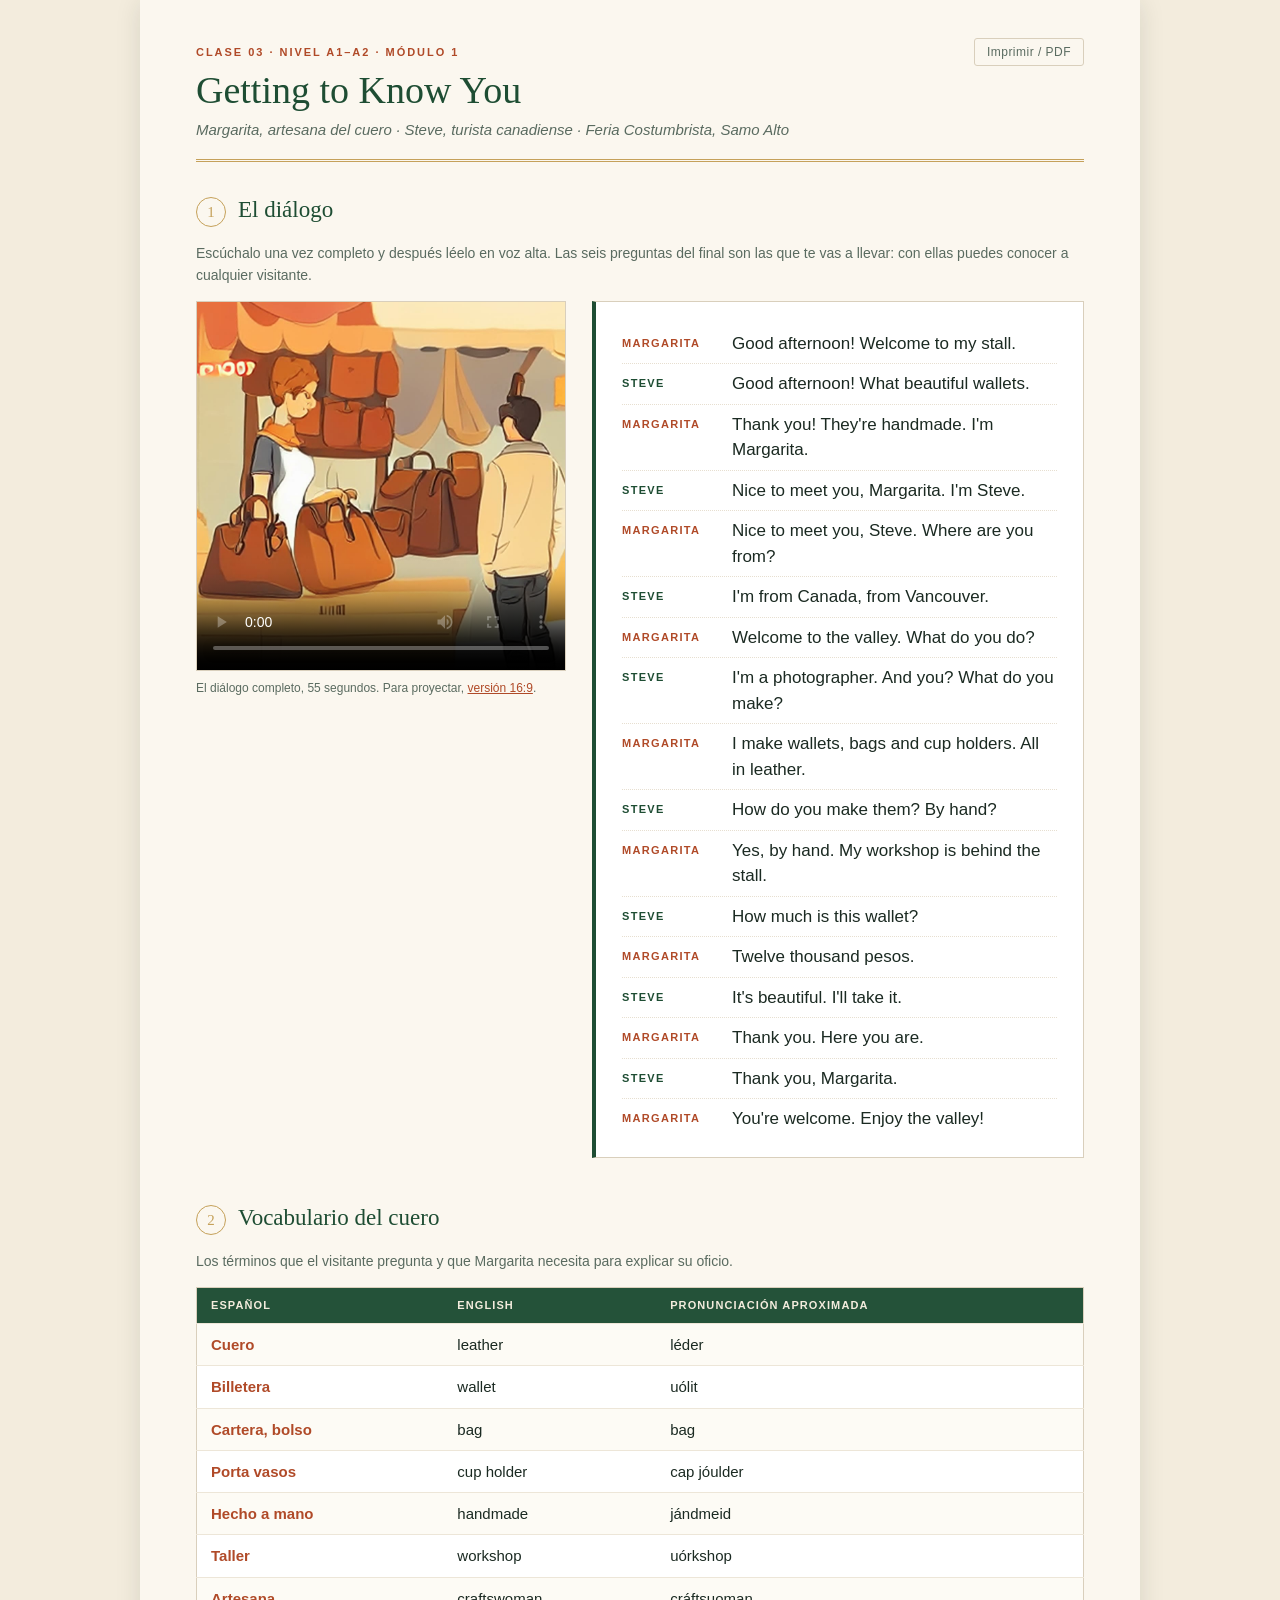
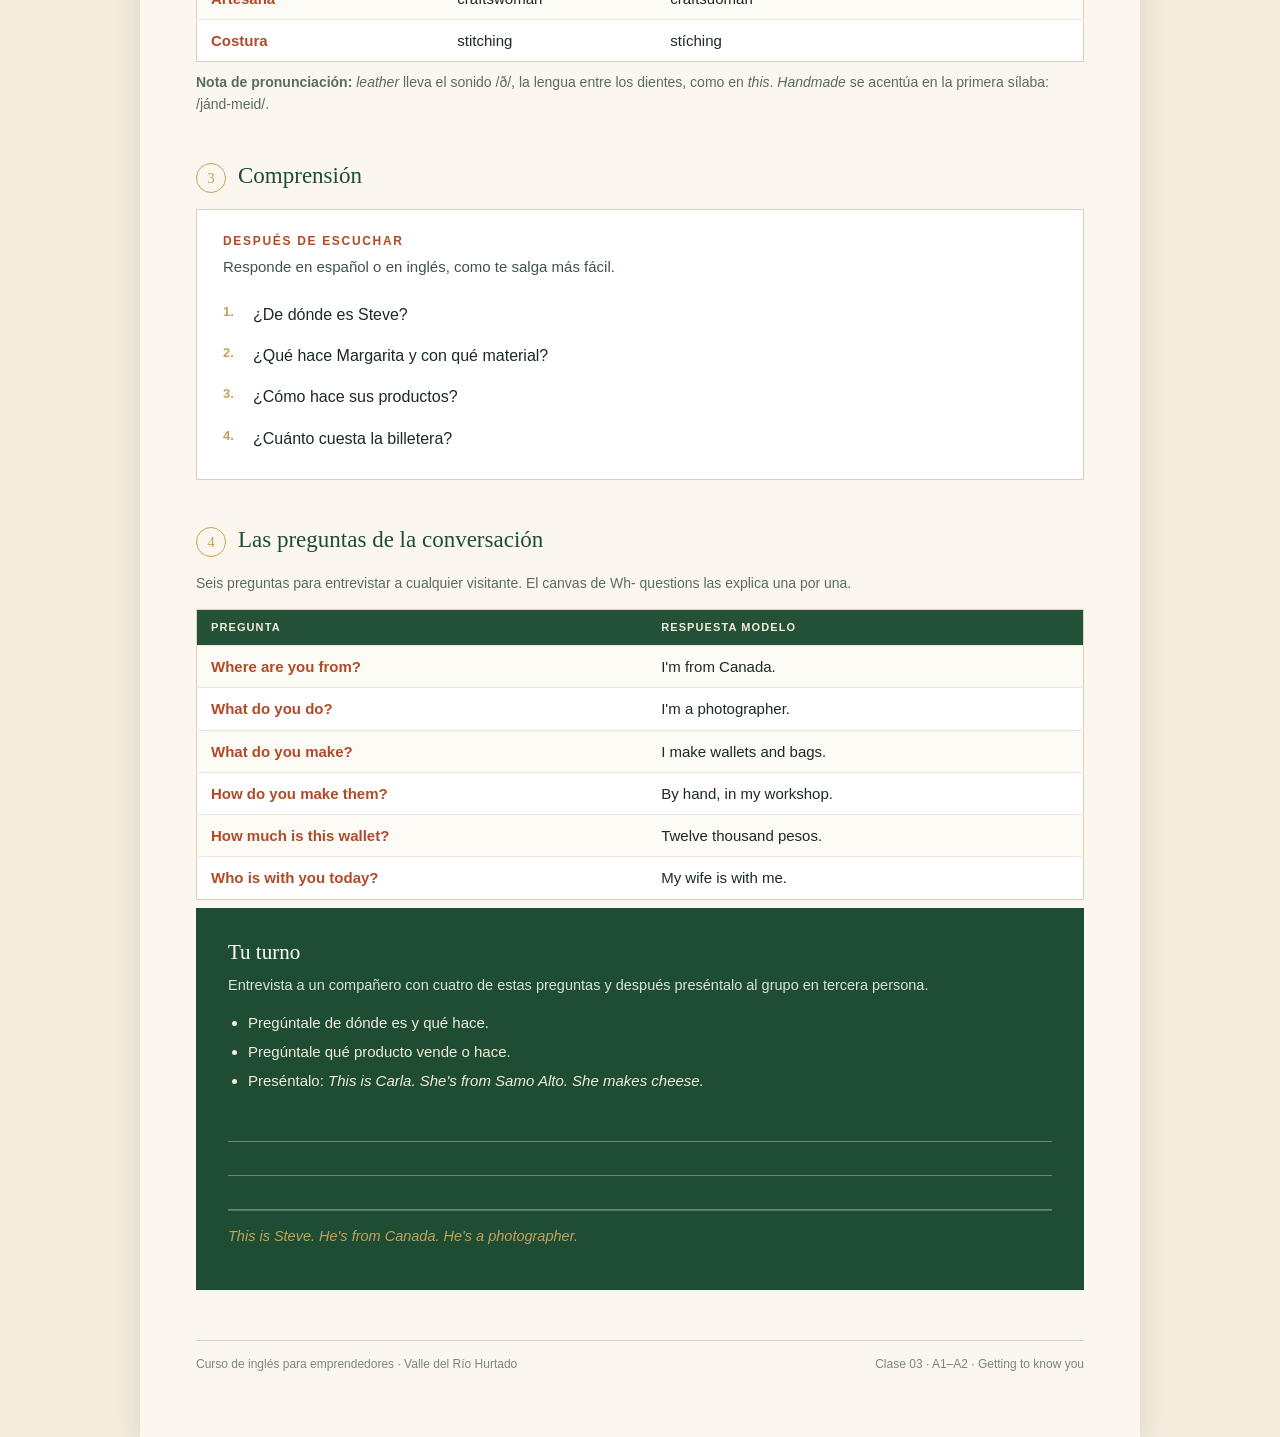
<file: materiales/clase_03/dialogo_clase_03_cuero_alumno.html>
<!DOCTYPE html>
<html lang="es">
<head>
<meta charset="UTF-8">
<meta name="viewport" content="width=device-width, initial-scale=1">
<title>Clase 03 · Getting to know you</title>
<style>
  :root{
    --verde:#1E4D33;
    --verde-caja:#245239;
    --terracota:#B04A28;
    --dorado:#C5A15A;
    --papel:#FBF7EF;
    --papel2:#F3ECDD;
    --tinta:#1B2A22;
    --linea:#D9CFBC;
    --ok:#2E7D4F;
    --mal:#B03A2E;
  }
  *{box-sizing:border-box}
  html{-webkit-text-size-adjust:100%}
  body{
    margin:0;
    background:var(--papel2);
    color:var(--tinta);
    font-family:-apple-system,BlinkMacSystemFont,"Segoe UI",Arial,sans-serif;
    font-size:16px;
    line-height:1.55;
  }
  .page{
    max-width:1000px;
    margin:0 auto;
    background:var(--papel);
    padding:44px 56px 64px;
    box-shadow:0 2px 24px rgba(27,42,34,.12);
  }
  .tabla-wrap{overflow-x:auto;-webkit-overflow-scrolling:touch}
  @media (max-width:700px){
    .page{padding:26px 20px 44px}
    body{font-size:15px}
    .top-actions{float:none;margin:0 0 12px}
    .turno{grid-template-columns:74px 1fr;gap:10px}
    h1{font-size:30px}
  }

  /* ---------- Cabecera ---------- */
  header.top{
    border-bottom:3px double var(--dorado);
    padding-bottom:18px;
    margin-bottom:34px;
  }
  .eyebrow{
    font-size:11px;
    letter-spacing:.18em;
    text-transform:uppercase;
    color:var(--terracota);
    font-weight:700;
  }
  h1{
    font-family:Georgia,"Times New Roman",serif;
    font-size:38px;
    line-height:1.12;
    margin:8px 0 6px;
    color:var(--verde);
    font-weight:400;
  }
  .sub{
    margin:0;
    color:#5A6B60;
    font-size:15px;
    font-style:italic;
  }
  .top-actions{float:right;margin-top:-6px}
  .top-actions button{
    background:none;border:1px solid var(--linea);color:#5A6B60;
    border-radius:3px;padding:6px 12px;font-size:12px;cursor:pointer;letter-spacing:.04em;
  }
  .top-actions button:hover{border-color:var(--dorado);color:var(--verde)}

  /* ---------- video junto al diálogo ---------- */
  .dialogo-grid{display:grid;grid-template-columns:370px minmax(0,1fr);gap:26px;align-items:start}
  .video-lado{position:sticky;top:14px}
  .video-dialogo{width:100%;aspect-ratio:1/1;background:#000;border:1px solid var(--linea);display:block}
  .video-pie{font-size:12px;color:#5A6B60;margin-top:8px;line-height:1.5}
  .video-pie a{color:var(--terracota)}
  @media (max-width:900px){
    .dialogo-grid{grid-template-columns:1fr;gap:16px}
    .video-lado{position:static}
  }

  /* ---------- Secciones ---------- */
  section{margin-bottom:46px}
  .sec-head{display:flex;align-items:baseline;gap:12px;margin-bottom:16px}
  .sec-num{
    font-family:Georgia,serif;
    font-size:15px;
    color:var(--dorado);
    border:1.5px solid var(--dorado);
    border-radius:50%;
    width:30px;height:30px;
    display:inline-flex;align-items:center;justify-content:center;
    flex:0 0 auto;
    font-variant-numeric:tabular-nums;
  }
  h2{
    font-family:Georgia,"Times New Roman",serif;
    font-size:23px;
    font-weight:400;
    color:var(--verde);
    margin:0;
    line-height:1.2;
  }
  .hint{font-size:14px;color:#5A6B60;margin:0 0 14px}

  /* ---------- Diálogo ---------- */
  .dialogo{
    background:#fff;
    border:1px solid var(--linea);
    border-left:4px solid var(--verde);
    padding:22px 26px 18px;
  }
  .turno{
    display:grid;
    grid-template-columns:96px 1fr;
    gap:14px;
    padding:7px 0;
    border-bottom:1px dotted #E7DFD0;
  }
  .turno:last-child{border-bottom:none}
  .quien{
    font-size:11px;
    font-weight:700;
    letter-spacing:.12em;
    padding-top:4px;
  }
  .maria .quien{color:var(--terracota)}
  .sophie .quien{color:var(--verde)}
  .dice{font-size:17px;line-height:1.5}
  .nota-escena{
    font-size:13px;
    color:#6B7A70;
    font-style:italic;
    margin:0 0 14px;
  }

  /* ---------- Huecos para completar ---------- */
  input.blank{
    font:inherit;
    font-size:15px;
    color:var(--verde);
    background:transparent;
    border:none;
    border-bottom:1.5px dashed var(--dorado);
    border-radius:0;
    padding:1px 6px 2px;
    min-width:110px;
    width:150px;
    outline:none;
    transition:border-color .15s, background .15s;
  }
  input.blank:focus{border-bottom-color:var(--terracota);background:#FFFDF7}
  input.blank.ancho{width:230px}
  .nw{white-space:nowrap}
  input.blank.corto{width:132px;min-width:96px}
  input.blank.largo{width:352px;max-width:100%}
  .items .blank{width:92px;min-width:64px}
  input.blank.ok{border-bottom-color:var(--ok);background:#EAF5EE;color:var(--ok)}
  input.blank.mal{border-bottom-color:var(--mal);background:#FBE9E7;color:var(--mal)}

  /* ---------- Ejercicios ---------- */
  .card{
    background:#fff;
    border:1px solid var(--linea);
    padding:22px 26px 20px;
    margin-bottom:22px;
  }
  .card h3{
    font-size:12px;
    letter-spacing:.14em;
    text-transform:uppercase;
    color:var(--terracota);
    margin:0 0 4px;
    font-weight:700;
  }
  .card .enunciado{font-size:15px;color:#42524A;margin:0 0 16px}
  .items{list-style:none;margin:0;padding:0;counter-reset:item}
  .items li{
    counter-increment:item;
    padding:7px 0 7px 30px;
    position:relative;
    font-size:16px;
    line-height:1.7;
  }
  .items li::before{
    content:counter(item)".";
    position:absolute;left:0;top:7px;
    color:var(--dorado);
    font-size:13px;
    font-weight:700;
    width:22px;
  }
  .items li .en{color:#33453C}
  #ex3 .items li{padding-top:9px;padding-bottom:9px;line-height:1.5}
  #ex3 .chips{margin:0 14px 0 0;vertical-align:middle}
  #ex3 input.blank{width:320px;vertical-align:middle}
  #ex4 select.blank{
    width:300px;
    border:1px solid var(--linea);
    background:#fff;
    padding:6px 8px;
    border-radius:2px;
    font-size:15px;
  }
  #ex4 select.blank:focus{border-color:var(--terracota);outline:none}
  #ex4 select.blank.ok{border-color:var(--ok);background:#EAF5EE;color:var(--ok)}
  #ex4 select.blank.mal{border-color:var(--mal);background:#FBE9E7;color:var(--mal)}
  #ex5 input.blank{width:104px;min-width:72px}
  .two-col{columns:2;column-gap:40px}
  @media (max-width:700px){.two-col{columns:1}}

  .instruccion-en{font-size:14px;color:#6B7A70;margin:0 0 12px}
  .chips{display:flex;flex-wrap:wrap;gap:6px;margin:-4px 0 8px}
  .chip{
    font-size:12.5px;color:#5A6B60;background:var(--papel2);
    border:1px solid #E4DAC7;border-radius:20px;padding:2px 10px;
  }

  /* ---------- Tabla to be ---------- */
  table.gram{
    width:100%;
    border-collapse:collapse;
    background:#fff;
    border:1px solid var(--linea);
    font-size:15px;
    margin-bottom:8px;
  }
  table.gram th{
    background:var(--verde-caja);
    color:#F3ECDD;
    font-size:11px;
    letter-spacing:.1em;
    text-transform:uppercase;
    text-align:left;
    padding:9px 14px;
    font-weight:600;
  }
  table.gram td{
    padding:9px 14px;
    border-top:1px solid #EDE6D8;
    vertical-align:top;
  }
  table.gram td:first-child{color:var(--terracota);font-weight:600;white-space:nowrap}
  table.gram tr:nth-child(even) td{background:#FDFBF5}
  .gram-mini{font-size:14px;color:#5A6B60;margin:0 0 18px}
  .gram-mini b{color:var(--verde)}

  /* ---------- Botones y clave ---------- */
  .acciones{display:flex;align-items:center;gap:14px;flex-wrap:wrap;margin-top:18px}
  button.check{
    background:var(--verde);
    color:#FBF7EF;
    border:none;
    padding:9px 20px;
    font-size:13px;
    letter-spacing:.06em;
    border-radius:2px;
    cursor:pointer;
    font-family:inherit;
  }
  button.check:hover{background:var(--verde-caja)}
  button.ghost{
    background:none;
    border:1px solid var(--linea);
    color:#5A6B60;
    padding:8px 16px;
    font-size:13px;
    border-radius:2px;
    cursor:pointer;
    font-family:inherit;
  }
  button.ghost:hover{border-color:var(--dorado);color:var(--verde)}
  .score{font-size:13.5px;color:#5A6B60;font-weight:600}
  .score.bien{color:var(--ok)}
  .score.regular{color:var(--terracota)}
  .clave{
    margin-top:16px;
    background:var(--papel2);
    border-left:3px solid var(--dorado);
    padding:14px 18px;
    font-size:14px;
    line-height:1.7;
  }
  .clave strong{color:var(--verde);font-size:12px;letter-spacing:.1em;text-transform:uppercase;display:block;margin-bottom:6px}
  .clave ol{margin:0;padding-left:20px}
  .clave .var{color:#7A877E;font-size:13px}

  /* ---------- Producción ---------- */
  .produccion{
    background:var(--verde);
    color:#F3ECDD;
    padding:28px 32px;
  }
  .produccion h3{
    font-family:Georgia,serif;
    font-size:21px;
    font-weight:400;
    margin:0 0 6px;
    color:#fff;
    letter-spacing:0;
    text-transform:none;
  }
  .produccion p{font-size:14.5px;margin:0 0 14px;color:#D8E4DA}
  .produccion ul{margin:0 0 16px;padding-left:20px;font-size:15px;color:#F3ECDD}
  .produccion li{margin-bottom:6px}
  .produccion .ejemplo{
    border-top:1px solid rgba(251,247,239,.25);
    padding-top:14px;
    font-size:14.5px;
    font-style:italic;
    color:#C5A15A;
  }
  .prod-lines{margin-top:16px}
  .prod-lines div{
    border-bottom:1px solid rgba(251,247,239,.35);
    height:34px;
  }

  footer.pie{
    margin-top:50px;
    border-top:1px solid var(--linea);
    padding-top:14px;
    font-size:12px;
    color:#7A877E;
    display:flex;justify-content:space-between;gap:16px;flex-wrap:wrap;
  }

  /* ---------- Impresión ---------- */
  @page{size:A4 portrait;margin:14mm}
  @media print{
    body{background:#fff;font-size:11.5pt}
    .page{max-width:none;box-shadow:none;padding:0;background:#fff}
    .top-actions,.acciones,button{display:none !important}
    .clave{display:block !important}
    section{margin-bottom:24px;break-inside:avoid}
    .card{break-inside:avoid;padding:14px 16px}
    .dialogo{padding:14px 16px}
    .video-lado{display:none !important}
    .dialogo-grid{display:block !important}
    .produccion{background:#fff !important;color:#1B2A22 !important;border:1px solid var(--linea);padding:18px}
    .produccion h3{color:var(--verde)}
    .produccion p,.produccion ul{color:#33453C}
    .produccion .ejemplo{color:var(--terracota);border-top-color:var(--linea)}
    .prod-lines div{border-bottom-color:var(--linea)}
    input.blank{width:120px}
    h1{font-size:26pt}
    .two-col{columns:2}
  }

  /* ---------- Ajustes móviles (al final para que ganen) ---------- */
  @media (max-width:700px){
    .top-actions{float:none;margin:0 0 14px}
    .turno{grid-template-columns:74px 1fr;gap:10px}
    h1{font-size:30px;word-wrap:break-word}
    .dialogo{padding:16px 14px}
    .card{padding:16px 14px}
    .item, .items li{padding-right:0}
    .produccion{padding:22px 18px}
    .clave{padding:12px 14px}
    input.blank{max-width:100%}
    input.blank.largo{width:100%}
    .turno > *{min-width:0}
    .dice{min-width:0}
    table.gram{min-width:560px}
  }

  /* ---------- Versión alumno: sin claves ---------- */
  .clave{display:none !important}
  .acciones{display:none !important}
</style>
</head>
<body>
<div class="page">

  <header class="top">
    <div class="top-actions"><button onclick="window.print()">Imprimir / PDF</button></div>
    <div class="eyebrow">Clase 03 · Nivel A1–A2 · Módulo 1</div>
    <h1>Getting to Know You</h1>
    <p class="sub">Margarita, artesana del cuero · Steve, turista canadiense · Feria Costumbrista, Samo Alto</p>
  </header>

  <section>
    <div class="sec-head">
      <span class="sec-num">1</span>
      <h2>El diálogo</h2>
    </div>
    <p class="hint">Escúchalo una vez completo y después léelo en voz alta. Las seis preguntas del final son las que te vas a llevar: con ellas puedes conocer a cualquier visitante.</p>

    <div class="dialogo-grid">
      <aside class="video-lado">
        <video class="video-dialogo" controls preload="metadata" playsinline poster="poster_video_cuero.jpg">
          <source src="video_dialogo_cuero_cuadrado.mp4" type="video/mp4">
          Tu navegador no reproduce el video. <a href="video_dialogo_cuero_cuadrado.mp4">Descárgalo aquí</a>.
        </video>
        <p class="video-pie">El diálogo completo, 55 segundos. Para proyectar, <a href="video_dialogo_cuero_16x9.mp4">versión 16:9</a>.</p>
      </aside>

      <div class="dialogo">
      <div class="turno maria">
        <div class="quien">MARGARITA</div>
        <div class="dice">Good afternoon! Welcome to my stall.</div>
      </div>
      <div class="turno sophie">
        <div class="quien">STEVE</div>
        <div class="dice">Good afternoon! What beautiful wallets.</div>
      </div>
      <div class="turno maria">
        <div class="quien">MARGARITA</div>
        <div class="dice">Thank you! They&#x27;re handmade. I&#x27;m Margarita.</div>
      </div>
      <div class="turno sophie">
        <div class="quien">STEVE</div>
        <div class="dice">Nice to meet you, Margarita. I&#x27;m Steve.</div>
      </div>
      <div class="turno maria">
        <div class="quien">MARGARITA</div>
        <div class="dice">Nice to meet you, Steve. Where are you from?</div>
      </div>
      <div class="turno sophie">
        <div class="quien">STEVE</div>
        <div class="dice">I&#x27;m from Canada, from Vancouver.</div>
      </div>
      <div class="turno maria">
        <div class="quien">MARGARITA</div>
        <div class="dice">Welcome to the valley. What do you do?</div>
      </div>
      <div class="turno sophie">
        <div class="quien">STEVE</div>
        <div class="dice">I&#x27;m a photographer. And you? What do you make?</div>
      </div>
      <div class="turno maria">
        <div class="quien">MARGARITA</div>
        <div class="dice">I make wallets, bags and cup holders. All in leather.</div>
      </div>
      <div class="turno sophie">
        <div class="quien">STEVE</div>
        <div class="dice">How do you make them? By hand?</div>
      </div>
      <div class="turno maria">
        <div class="quien">MARGARITA</div>
        <div class="dice">Yes, by hand. My workshop is behind the stall.</div>
      </div>
      <div class="turno sophie">
        <div class="quien">STEVE</div>
        <div class="dice">How much is this wallet?</div>
      </div>
      <div class="turno maria">
        <div class="quien">MARGARITA</div>
        <div class="dice">Twelve thousand pesos.</div>
      </div>
      <div class="turno sophie">
        <div class="quien">STEVE</div>
        <div class="dice">It&#x27;s beautiful. I&#x27;ll take it.</div>
      </div>
      <div class="turno maria">
        <div class="quien">MARGARITA</div>
        <div class="dice">Thank you. Here you are.</div>
      </div>
      <div class="turno sophie">
        <div class="quien">STEVE</div>
        <div class="dice">Thank you, Margarita.</div>
      </div>
      <div class="turno maria">
        <div class="quien">MARGARITA</div>
        <div class="dice">You&#x27;re welcome. Enjoy the valley!</div>
      </div>
      </div>
    </div>
  </section>

  <section>
    <div class="sec-head">
      <span class="sec-num">2</span>
      <h2>Vocabulario del cuero</h2>
    </div>
    <p class="hint">Los términos que el visitante pregunta y que Margarita necesita para explicar su oficio.</p>

    <table class="gram">
      <tr><th>Español</th><th>English</th><th>Pronunciación aproximada</th></tr>
        <tr><td>Cuero</td><td>leather</td><td>léder</td></tr>
        <tr><td>Billetera</td><td>wallet</td><td>uólit</td></tr>
        <tr><td>Cartera, bolso</td><td>bag</td><td>bag</td></tr>
        <tr><td>Porta vasos</td><td>cup holder</td><td>cap jóulder</td></tr>
        <tr><td>Hecho a mano</td><td>handmade</td><td>jándmeid</td></tr>
        <tr><td>Taller</td><td>workshop</td><td>uórkshop</td></tr>
        <tr><td>Artesana</td><td>craftswoman</td><td>cráftsuoman</td></tr>
        <tr><td>Costura</td><td>stitching</td><td>stíching</td></tr>
    </table>

    <p class="hint" style="margin-top:10px"><b>Nota de pronunciación:</b> <i>leather</i> lleva el sonido /ð/, la lengua entre los dientes, como en <i>this</i>. <i>Handmade</i> se acentúa en la primera sílaba: /jánd-meid/.</p>
  </section>

  <section>
    <div class="sec-head">
      <span class="sec-num">3</span>
      <h2>Comprensión</h2>
    </div>

    <div class="card">
      <h3>Después de escuchar</h3>
      <p class="enunciado">Responde en español o en inglés, como te salga más fácil.</p>
      <ol class="items">
        <li>¿De dónde es Steve?</li>
        <li>¿Qué hace Margarita y con qué material?</li>
        <li>¿Cómo hace sus productos?</li>
        <li>¿Cuánto cuesta la billetera?</li>
      </ol>
      <div class="acciones">
        <button class="ghost" onclick="toggleKey('key1')">Ver clave</button>
      </div>
      <div class="clave" id="key1" hidden>
        <strong>Clave</strong>
        1. Es de Canadá, de Vancouver. · 2. Hace billeteras, carteras y porta vasos, en cuero. ·
        3. A mano, en su taller detrás del puesto. · 4. Doce mil pesos.
      </div>
    </div>
  </section>

  <section>
    <div class="sec-head">
      <span class="sec-num">4</span>
      <h2>Las preguntas de la conversación</h2>
    </div>
    <p class="hint">Seis preguntas para entrevistar a cualquier visitante. El canvas de Wh- questions las explica una por una.</p>

    <table class="gram">
      <tr><th>Pregunta</th><th>Respuesta modelo</th></tr>
        <tr><td>Where are you from?</td><td>I'm from Canada.</td></tr>
        <tr><td>What do you do?</td><td>I'm a photographer.</td></tr>
        <tr><td>What do you make?</td><td>I make wallets and bags.</td></tr>
        <tr><td>How do you make them?</td><td>By hand, in my workshop.</td></tr>
        <tr><td>How much is this wallet?</td><td>Twelve thousand pesos.</td></tr>
        <tr><td>Who is with you today?</td><td>My wife is with me.</td></tr>
    </table>

    <div class="produccion">
      <h3>Tu turno</h3>
      <p>Entrevista a un compañero con cuatro de estas preguntas y después preséntalo al grupo en tercera persona.</p>
      <ul>
        <li>Pregúntale de dónde es y qué hace.</li>
        <li>Pregúntale qué producto vende o hace.</li>
        <li>Preséntalo: <i>This is Carla. She's from Samo Alto. She makes cheese.</i></li>
      </ul>
      <div class="prod-lines">
        <div></div>
        <div></div>
        <div></div>
      </div>
      <p class="ejemplo">This is Steve. He's from Canada. He's a photographer.</p>
    </div>
  </section>

  <footer class="pie">
    <span>Curso de inglés para emprendedores · Valle del Río Hurtado</span>
    <span>Clase 03 · A1–A2 · Getting to know you</span>
  </footer>
</div>

<script>
  function toggleKey(id){
    var el = document.getElementById(id);
    el.hidden = !el.hidden;
  }
</script>
</body>
</html>
</file>
<file: assets/estilos.css>
/* =========================================================================
   English for Tourism · Valle del Río Hurtado
   Hoja de estilos principal
   Para ajustar la identidad visual, modifique las variables de :root.
   ========================================================================= */

:root {
  /* color */
  --noche: #141B2E;
  --noche-2: #1E2740;
  --tinta: #1B1A26;
  --adobe: #B0552F;
  --adobe-claro: #C96B41;
  --ocre: #D9A05B;
  --arena: #F4EADA;
  --crema: #FCF8F1;
  --blanco: #FFFDF9;
  --salvia: #6B7F5B;
  --gris: #6E6A64;
  --linea: rgba(27, 26, 38, .15);
  --linea-suave: rgba(27, 26, 38, .08);

  /* módulos */
  --mod1: #B0552F;
  --mod2: #C0842F;
  --mod3: #6B7F5B;
  --mod4: #3E5570;

  /* tipografía */
  --serif: "Iowan Old Style", "Palatino Linotype", Palatino, "Book Antiqua", Georgia, serif;
  --sans: "Avenir Next", Avenir, Inter, -apple-system, BlinkMacSystemFont, "Segoe UI", Roboto, sans-serif;

  /* medidas */
  --ancho: 1180px;
  --radio: 6px;
  --sombra: 0 18px 40px -28px rgba(20, 27, 46, .45);
}

/* ---------------------------------------------------------------- base */
*, *::before, *::after { box-sizing: border-box; }

html { scroll-behavior: smooth; -webkit-text-size-adjust: 100%; }

body {
  margin: 0;
  background: var(--crema);
  color: var(--tinta);
  font-family: var(--sans);
  font-size: 17px;
  line-height: 1.65;
  font-feature-settings: "liga" 1, "kern" 1;
  -webkit-font-smoothing: antialiased;
}

img, svg { display: block; max-width: 100%; }

h1, h2, h3, h4 {
  font-family: var(--serif);
  font-weight: 600;
  line-height: 1.12;
  letter-spacing: -.012em;
  margin: 0;
  color: var(--tinta);
  text-wrap: balance;
}

h2 { font-size: clamp(1.85rem, 3.6vw, 2.9rem); margin-bottom: .55em; }

h3 { font-size: clamp(1.1rem, 1.8vw, 1.35rem); margin-bottom: .4em; }

p { margin: 0 0 1em; }

a { color: var(--adobe); text-underline-offset: 3px; }

a:hover { color: var(--adobe-claro); }

:focus-visible {
  outline: 2px solid var(--ocre);
  outline-offset: 3px;
  border-radius: 2px;
}

.sr-only {
  position: absolute; width: 1px; height: 1px; padding: 0; margin: -1px;
  overflow: hidden; clip: rect(0 0 0 0); white-space: nowrap; border: 0;
}

.saltar {
  position: absolute; left: 12px; top: -60px; z-index: 100;
  background: var(--ocre); color: var(--noche); padding: 10px 16px;
  font-size: .85rem; font-weight: 600; text-decoration: none; border-radius: 4px;
  transition: top .2s;
}
.saltar:focus { top: 12px; }

.wrap {
  width: 100%; max-width: var(--ancho); margin-inline: auto;
  padding-inline: clamp(20px, 5vw, 48px);
}

.seccion { padding-block: clamp(64px, 9vw, 118px); border-top: 1px solid var(--linea-suave); }

.eyebrow {
  font-size: .72rem; letter-spacing: .2em; text-transform: uppercase;
  color: var(--adobe); font-weight: 600; margin: 0 0 .9rem;
}

.seccion__lead {
  font-size: clamp(1rem, 1.4vw, 1.1rem);
  color: #3b3a44; max-width: 62ch; margin-top: 1rem;
}

/* ---------------------------------------------------------------- barra */
.barra {
  position: sticky; top: 0; z-index: 50;
  background: rgba(20, 27, 46, .92);
  backdrop-filter: saturate(180%) blur(10px);
  -webkit-backdrop-filter: saturate(180%) blur(10px);
  border-bottom: 1px solid rgba(246, 235, 216, .12);
  transition: box-shadow .3s;
}
.barra.is-scrolled { box-shadow: 0 10px 30px -20px rgba(0, 0, 0, .8); }

.barra__inner {
  display: flex; align-items: center; justify-content: space-between;
  min-height: 66px; gap: 24px;
}

.marca { display: flex; align-items: center; gap: 12px; text-decoration: none; color: #F6EBD8; }
.marca__sigla {
  display: grid; place-items: center; width: 38px; height: 38px;
  border: 1px solid var(--ocre); color: var(--ocre);
  font-family: var(--serif); font-size: .95rem; letter-spacing: .06em;
}
.marca__texto {
  font-size: .62rem; letter-spacing: .14em; text-transform: uppercase;
  line-height: 1.5; color: rgba(246, 235, 216, .75);
}
.marca__texto strong { font-size: .72rem; letter-spacing: .1em; color: #F6EBD8; font-weight: 600; }

.menu { display: flex; align-items: center; gap: clamp(12px, 1.6vw, 26px); }
.menu a {
  color: rgba(246, 235, 216, .82); text-decoration: none;
  font-size: .78rem; letter-spacing: .09em; text-transform: uppercase;
  padding: 6px 0; border-bottom: 1px solid transparent; transition: color .2s, border-color .2s;
}
.menu a:hover { color: #fff; border-color: var(--ocre); }
.menu__cta {
  border: 1px solid var(--ocre) !important; color: var(--ocre) !important;
  padding: 8px 16px !important; border-radius: 100px;
}
.menu__cta:hover { background: var(--ocre); color: var(--noche) !important; }

.menu-boton {
  display: none; width: 44px; height: 40px; background: none; border: 0;
  cursor: pointer; padding: 8px; flex-direction: column; justify-content: space-between;
}
.menu-boton span:not(.sr-only) {
  display: block; height: 1.5px; width: 100%; background: #F6EBD8; transition: transform .25s, opacity .25s;
}

/* ---------------------------------------------------------------- hero */
.hero {
  position: relative; overflow: hidden; isolation: isolate;
  background: var(--noche); color: #F6EBD8;
  padding-block: clamp(72px, 11vw, 130px) clamp(150px, 20vw, 230px);
}
.hero__sky, .hero__mountains { position: absolute; inset: 0; z-index: -1; }
.hero__sky svg, .hero__mountains svg { width: 100%; height: 100%; }
.hero__mountains { top: auto; bottom: 0; height: clamp(200px, 30vw, 330px); }

.hero__inner { position: relative; max-width: 960px; }
.hero__eyebrow {
  font-size: .68rem; letter-spacing: .22em; text-transform: uppercase;
  color: var(--ocre); margin: 0 0 clamp(20px, 3vw, 34px);
}
.hero__title {
  font-family: var(--serif); color: #FBF3E6;
  font-size: clamp(3.4rem, 9.2vw, 7.2rem);
  line-height: .92; letter-spacing: -.03em; font-weight: 500;
  margin: 0 0 clamp(24px, 3vw, 34px);
}
.hero__title span {
  display: inline-block; font-style: italic; font-weight: 400;
  color: var(--ocre); font-size: .42em; line-height: 1;
  padding-inline: .18em; vertical-align: .18em;
}
.hero__lead {
  font-size: clamp(1.05rem, 1.7vw, 1.3rem); line-height: 1.55;
  color: rgba(246, 235, 216, .85); max-width: 52ch; margin-bottom: 1.4em;
}
.hero__chips {
  display: flex; flex-wrap: wrap; gap: 10px 0; list-style: none;
  padding: 0; margin: 0 0 clamp(28px, 4vw, 40px);
  font-size: .8rem; letter-spacing: .04em; color: rgba(246, 235, 216, .72);
}
.hero__chips li + li::before { content: "·"; margin: 0 12px; color: var(--adobe-claro); }

.hero__actions { display: flex; flex-wrap: wrap; gap: 14px; }
.hero__place {
  margin: clamp(38px, 6vw, 64px) 0 0;
  font-size: .72rem; letter-spacing: .18em; text-transform: uppercase;
  color: rgba(246, 235, 216, .55);
}

/* botones */
.btn {
  display: inline-flex; align-items: center; justify-content: center; gap: .5em;
  font-family: var(--sans); font-size: .85rem; font-weight: 600;
  letter-spacing: .06em; text-transform: uppercase; text-decoration: none;
  padding: 15px 26px; border-radius: 2px; border: 1px solid transparent;
  transition: transform .18s, background .2s, color .2s, border-color .2s;
  cursor: pointer;
}
.btn:hover { transform: translateY(-2px); }
.btn--primary { background: var(--adobe); color: #FFF6EA; }
.btn--primary:hover { background: var(--adobe-claro); color: #fff; }
.btn--ghost { border-color: rgba(246, 235, 216, .4); color: #F6EBD8; }
.btn--ghost:hover { border-color: var(--ocre); color: var(--ocre); }
.seccion .btn--ghost { border-color: var(--linea); color: var(--adobe); }
.seccion .btn--ghost:hover { border-color: var(--adobe); background: rgba(176, 85, 47, .06); }

/* ---------------------------------------------------------------- intro */
.intro__grid {
  display: grid; grid-template-columns: minmax(0, 1.55fr) minmax(0, 1fr);
  gap: clamp(32px, 6vw, 76px); align-items: start;
}
.intro__texto p { color: #35343d; }
.intro__nota {
  border-left: 2px solid var(--ocre); padding-left: 18px;
  font-style: italic; color: var(--gris); font-size: .95rem;
}
.ficha {
  background: var(--blanco); border: 1px solid var(--linea);
  padding: clamp(24px, 3vw, 34px); border-radius: var(--radio);
  box-shadow: var(--sombra);
}
.ficha__titulo {
  font-size: .7rem; letter-spacing: .2em; text-transform: uppercase;
  color: var(--adobe); font-weight: 600; margin-bottom: 1.2em;
}
.ficha__lista { margin: 0; }
.ficha__lista div { padding: 12px 0; border-top: 1px solid var(--linea-suave); }
.ficha__lista div:first-child { border-top: 0; padding-top: 0; }
.ficha__lista dt {
  font-size: .68rem; letter-spacing: .14em; text-transform: uppercase;
  color: var(--gris); margin-bottom: 2px;
}
.ficha__lista dd { margin: 0; font-size: .94rem; line-height: 1.5; }

.cifras {
  display: grid; grid-template-columns: repeat(3, minmax(0, 1fr));
  gap: 1px; list-style: none; padding: 0; margin: clamp(48px, 7vw, 82px) 0 0;
  background: var(--linea); border: 1px solid var(--linea);
}
.cifras li { background: var(--crema); padding: clamp(18px, 2.4vw, 26px); }
.cifras strong {
  display: block; font-family: var(--serif); font-size: clamp(1.5rem, 2.4vw, 1.95rem);
  font-weight: 500; color: var(--adobe); line-height: 1.1; margin-bottom: 6px;
}
.cifras span { font-size: .78rem; line-height: 1.45; color: var(--gris); display: block; }

/* ---------------------------------------------------------------- perfiles */
.perfiles { background: var(--arena); }
.perfiles__grid {
  display: grid; grid-template-columns: repeat(auto-fit, minmax(238px, 1fr));
  gap: 20px; margin-top: clamp(32px, 4vw, 48px);
}
.perfil {
  background: var(--blanco); border: 1px solid var(--linea);
  padding: 26px 24px; border-radius: var(--radio);
  transition: transform .25s, box-shadow .25s, border-color .25s;
}
.perfil:hover { transform: translateY(-3px); box-shadow: var(--sombra); border-color: rgba(176, 85, 47, .35); }
.perfil__tag {
  font-size: .65rem; letter-spacing: .16em; text-transform: uppercase;
  color: var(--salvia); font-weight: 600; margin-bottom: .7em;
}
.perfil h3 { font-size: 1.08rem; margin-bottom: .5em; }
.perfil p:last-child { margin: 0; font-size: .9rem; color: #46454e; line-height: 1.55; }

/* ---------------------------------------------------------------- malla */
.malla__barra {
  display: flex; flex-wrap: wrap; gap: 20px; align-items: center;
  justify-content: space-between; margin-top: clamp(28px, 4vw, 42px);
}
.tabs { display: flex; flex-wrap: wrap; gap: 8px; }
.tab {
  font-family: var(--sans); font-size: .74rem; letter-spacing: .05em; text-transform: uppercase;
  background: transparent; color: #47464f; border: 1px solid var(--linea);
  padding: 9px 14px; border-radius: 100px; cursor: pointer;
  transition: background .2s, color .2s, border-color .2s;
}
.tab:hover { border-color: var(--adobe); color: var(--adobe); }
.tab.is-active { background: var(--noche); border-color: var(--noche); color: #F6EBD8; }

.buscador {
  display: flex; align-items: center; gap: 10px;
  border-bottom: 1px solid var(--linea); padding: 8px 2px; min-width: min(100%, 320px);
  background: transparent;
}
.buscador svg { width: 17px; height: 17px; fill: none; stroke: var(--gris); stroke-width: 1.6; flex: none; }
.buscador input {
  border: 0; background: transparent; font-family: var(--sans); font-size: .9rem;
  color: var(--tinta); width: 100%; padding: 4px 0;
}
.buscador input::placeholder { color: #9b968e; }
.buscador input:focus { outline: none; }
.buscador:focus-within { border-color: var(--adobe); }
.buscador--ancho { max-width: 560px; margin-top: 26px; }

.conteo { font-size: .78rem; color: var(--gris); margin: 18px 0 0; letter-spacing: .04em; }

.bloque { margin-top: clamp(40px, 6vw, 64px); }
.bloque__cab {
  display: flex; justify-content: space-between; align-items: flex-end; gap: 24px;
  border-bottom: 2px solid var(--acento); padding-bottom: 14px; flex-wrap: wrap;
}
.bloque__kicker {
  font-size: .68rem; letter-spacing: .16em; text-transform: uppercase;
  color: var(--acento); font-weight: 600; margin: 0 0 6px;
}
.bloque__titulo { font-size: clamp(1.4rem, 2.4vw, 1.85rem); }
.bloque__es { font-size: .9rem; color: var(--gris); margin: 4px 0 0; }
.bloque__rango {
  font-family: var(--serif); font-size: 1rem; color: var(--acento);
  margin: 0; white-space: nowrap;
}
.bloque__objetivo {
  max-width: 78ch; font-size: .92rem; color: #46454e;
  margin: 16px 0 0; padding-left: 16px; border-left: 2px solid var(--linea);
}

.grid-sesiones {
  display: grid; grid-template-columns: repeat(5, minmax(0, 1fr));
  gap: 14px; margin-top: 26px;
}
.sesion {
  position: relative; background: var(--blanco); border: 1px solid var(--linea-suave);
  border-radius: var(--radio); padding: 18px 18px 14px;
  display: flex; flex-direction: column;
  transition: box-shadow .25s, transform .25s, border-color .25s;
}
.sesion::before {
  content: ""; position: absolute; left: 0; top: 16px; bottom: 16px; width: 2px;
  background: var(--acento); opacity: .55;
}
.sesion:hover { box-shadow: var(--sombra); transform: translateY(-2px); border-color: var(--linea); }
.sesion__cab { display: flex; align-items: baseline; gap: 10px; margin-bottom: 8px; }
.sesion__num {
  font-family: var(--serif); font-size: .95rem; color: var(--acento);
  font-variant-numeric: tabular-nums; flex: none;
}
.sesion__titulo { font-size: .97rem; line-height: 1.28; }
.sesion__func { font-size: .855rem; line-height: 1.5; color: #46454e; margin: 0 0 10px; }

.sesion details { margin-top: auto; border-top: 1px solid var(--linea-suave); padding-top: 10px; }
.sesion summary {
  cursor: pointer; list-style: none; font-size: .68rem; letter-spacing: .1em;
  text-transform: uppercase; color: var(--adobe); font-weight: 600;
  display: flex; align-items: center; gap: 6px;
}
.sesion summary::-webkit-details-marker { display: none; }
.sesion summary::after { content: "+"; font-size: .95rem; line-height: 1; transition: transform .2s; }
.sesion details[open] summary::after { transform: rotate(45deg); }
.sesion dl { margin: 12px 0 0; font-size: .82rem; line-height: 1.5; }
.sesion dt {
  font-size: .62rem; letter-spacing: .12em; text-transform: uppercase;
  color: var(--gris); margin-top: 10px;
}
.sesion dd { margin: 2px 0 0; color: #3a3944; }
.sesion dd.tags { display: flex; flex-wrap: wrap; gap: 5px; margin-top: 6px; }
.sesion dd.tags span {
  background: var(--arena); color: #5b4a35; padding: 3px 8px; border-radius: 2px;
  font-size: .7rem; letter-spacing: .01em;
}

.vacio {
  margin-top: 26px; padding: 22px; background: var(--arena);
  border-left: 3px solid var(--ocre); font-size: .92rem;
}

/* ---------------------------------------------------------------- método */
.metodo { background: var(--crema); }
.pasos {
  display: grid; grid-template-columns: repeat(auto-fit, minmax(240px, 1fr));
  gap: 22px; list-style: none; padding: 0; margin: clamp(32px, 4vw, 48px) 0 0;
  counter-reset: paso;
}
.paso {
  border-top: 2px solid var(--noche); padding-top: 18px;
}
.paso__tiempo {
  font-family: var(--serif); font-size: 2.6rem; color: var(--adobe);
  line-height: 1; display: block; margin-bottom: 12px;
}
.paso__tiempo em { font-size: .9rem; font-style: normal; letter-spacing: .08em; color: var(--gris); margin-left: 4px; }
.paso h3 { font-size: 1.05rem; margin-bottom: .4em; }
.paso p { font-size: .89rem; color: #46454e; margin: 0; }

.principios { margin-top: clamp(48px, 6vw, 70px); }
.principios__titulo { font-size: 1.15rem; margin-bottom: 18px; }
.principios__lista {
  list-style: none; padding: 0; margin: 0;
  display: grid; grid-template-columns: repeat(auto-fit, minmax(280px, 1fr));
  gap: 1px; background: var(--linea); border: 1px solid var(--linea);
}
.principios__lista li { background: var(--crema); padding: 18px 20px; font-size: .88rem; color: #46454e; }
.principios__lista strong { display: block; color: var(--tinta); font-size: .92rem; margin-bottom: 4px; }

/* ---------------------------------------------------------------- vocab */
.vocab { background: var(--arena); }
.tabs--vocab { margin-top: 26px; }
.panel { display: none; margin-top: 22px; }
.panel.is-active { display: block; animation: aparecer .35s ease; }
@keyframes aparecer { from { opacity: 0; transform: translateY(8px); } to { opacity: 1; transform: none; } }
.panel__nota { font-size: .82rem; color: var(--gris); font-style: italic; max-width: 78ch; margin-bottom: 14px; }

.tabla-scroll { overflow-x: auto; border: 1px solid var(--linea); background: var(--blanco); }
table { border-collapse: collapse; width: 100%; }
.tabla-vocab { min-width: 620px; font-size: .88rem; }
.tabla-vocab th {
  background: var(--noche); color: #F6EBD8; text-align: left;
  font-size: .66rem; letter-spacing: .13em; text-transform: uppercase; font-weight: 600;
  padding: 12px 16px;
}
.tabla-vocab td { padding: 11px 16px; border-top: 1px solid var(--linea-suave); }
.tabla-vocab tr:nth-child(even) td { background: rgba(244, 234, 218, .45); }
.tabla-vocab .en { color: var(--tinta); }
.tabla-vocab .pron { color: var(--gris); font-size: .82rem; }

/* ---------------------------------------------------------------- frases */
.frases__grid {
  display: grid; grid-template-columns: repeat(auto-fit, minmax(300px, 1fr));
  gap: clamp(20px, 3vw, 34px); margin-top: clamp(32px, 4vw, 46px);
}
.frases__bloque h3 {
  font-size: .72rem; letter-spacing: .16em; text-transform: uppercase;
  color: var(--adobe); font-family: var(--sans); font-weight: 600;
  padding-bottom: 10px; border-bottom: 1px solid var(--linea); margin-bottom: 4px;
}
.frases__bloque ul { list-style: none; padding: 0; margin: 0; }
.frase {
  display: block; width: 100%; text-align: left; background: none; border: 0;
  border-bottom: 1px dashed var(--linea); padding: 12px 6px;
  cursor: pointer; font-family: var(--sans); transition: background .2s, padding .2s;
  border-radius: 2px;
}
.frase:hover { background: rgba(217, 160, 91, .16); padding-left: 12px; }
.frase__en { display: block; font-size: .93rem; font-weight: 600; color: var(--tinta); }
.frase__es { display: block; font-size: .8rem; color: var(--gris); margin-top: 2px; }
.aviso-copiado {
  position: fixed; left: 50%; bottom: 26px; transform: translate(-50%, 20px);
  background: var(--noche); color: #F6EBD8; padding: 10px 18px; font-size: .82rem;
  border-radius: 2px; opacity: 0; pointer-events: none; transition: opacity .25s, transform .25s;
  z-index: 60; margin: 0;
}
.aviso-copiado.is-visible { opacity: 1; transform: translate(-50%, 0); }

/* ---------------------------------------------------------------- eval */
.eval { background: var(--arena); }
.eval__rubrica { margin-top: clamp(30px, 4vw, 44px); }
.eval__rubrica h3 { font-size: 1.05rem; }
.eval__cierre {
  display: grid; grid-template-columns: repeat(2, minmax(0, 1fr));
  gap: clamp(28px, 5vw, 64px); margin-top: clamp(38px, 5vw, 54px);
}
.eval__cierre h3 { font-size: 1.05rem; }
.certs { display: grid; grid-template-columns: repeat(2, minmax(0, 1fr)); gap: 18px; }
.certs .cert { margin-bottom: 0; }
.tabla-rubrica { min-width: 720px; font-size: .78rem; }
.tabla-rubrica th {
  background: var(--noche); color: #F6EBD8; text-align: left; padding: 10px 12px;
  font-size: .62rem; letter-spacing: .1em; text-transform: uppercase; font-weight: 600;
}
.tabla-rubrica td { padding: 10px 12px; border-top: 1px solid var(--linea-suave); vertical-align: top; line-height: 1.45; }
.tabla-rubrica th[scope="row"] {
  background: var(--crema); color: var(--tinta); font-size: .8rem; letter-spacing: 0;
  text-transform: none; border-top: 1px solid var(--linea-suave); width: 150px;
}
.tabla-rubrica tr:nth-child(even) td { background: rgba(244, 234, 218, .4); }

.cert { border-left: 2px solid var(--adobe); padding: 4px 0 4px 16px; margin-bottom: 22px; }
.cert__nivel { font-family: var(--serif); font-size: 1.7rem; color: var(--adobe); margin: 0; line-height: 1; }
.cert__desc { font-size: .85rem; color: #46454e; margin: 6px 0 0; }
.eval__subtitulo { margin-top: 30px; }
.checklist { list-style: none; padding: 0; margin: 0; font-size: .84rem; }
.checklist li { padding: 10px 0 10px 24px; border-top: 1px solid var(--linea-suave); position: relative; }
.checklist li::before {
  content: ""; position: absolute; left: 0; top: 17px; width: 10px; height: 6px;
  border-left: 1.5px solid var(--salvia); border-bottom: 1.5px solid var(--salvia);
  transform: rotate(-45deg);
}
.checklist strong { display: block; font-size: .8rem; text-transform: uppercase; letter-spacing: .06em; color: var(--salvia); }

/* ---------------------------------------------------------------- calendario */
.semanas {
  list-style: none; padding: 0; margin: clamp(30px, 4vw, 44px) 0 0;
  display: grid; grid-template-columns: repeat(auto-fit, minmax(230px, 1fr)); gap: 18px;
  counter-reset: sem;
}
.semanas li {
  border-top: 2px solid var(--noche); padding-top: 16px;
  display: flex; flex-direction: column; gap: 4px;
}
.semana__rango { font-family: var(--serif); font-size: 1.25rem; }
.semana__mod { font-size: .66rem; letter-spacing: .14em; text-transform: uppercase; color: var(--adobe); font-weight: 600; }
.semana__desc { font-size: .86rem; color: #46454e; }
.sedes { margin-top: clamp(40px, 6vw, 60px); max-width: 80ch; }
.sedes h3 { font-size: 1.05rem; margin-bottom: 8px; }
.sedes p { font-size: .92rem; color: #46454e; }

/* ---------------------------------------------------------------- feria */
.feria {
  background: var(--noche); color: #F6EBD8; border-top: 0;
}
.feria h2, .feria h3, .feria h4 { color: #FBF3E6; }
.feria .eyebrow { color: var(--ocre); }
.feria .seccion__lead { color: rgba(246, 235, 216, .82); }
.feria__grid {
  display: grid; grid-template-columns: minmax(0, 1fr) minmax(0, 1.15fr);
  gap: clamp(32px, 5vw, 64px); align-items: start;
}
.feria p { color: rgba(246, 235, 216, .78); }
.feria .btn--primary { margin-top: 10px; }
.estaciones { list-style: none; padding: 0; margin: 0; display: grid; gap: 1px; background: rgba(246, 235, 216, .16); }
.estaciones li {
  background: var(--noche); padding: 18px 20px; display: grid;
  grid-template-columns: 46px 1fr; gap: 2px 14px; align-items: baseline;
}
.estaciones span {
  font-family: var(--serif); color: var(--ocre); font-size: 1rem; grid-row: span 2;
  border-right: 1px solid rgba(246, 235, 216, .18); padding-right: 10px;
}
.estaciones h4 { font-size: 1rem; margin: 0; }
.estaciones p { font-size: .84rem; margin: 2px 0 0; }

/* ---------------------------------------------------------------- recursos */
.recursos { background: var(--arena); }
.recursos__grid {
  display: grid; grid-template-columns: repeat(auto-fit, minmax(260px, 1fr));
  gap: 20px; margin-top: clamp(30px, 4vw, 44px);
}
.recurso {
  background: var(--blanco); border: 1px solid var(--linea); padding: 26px 24px;
  border-radius: var(--radio); display: flex; flex-direction: column; gap: 8px;
}
.recurso--destacado { border-color: rgba(176, 85, 47, .5); box-shadow: var(--sombra); }
.recurso__tipo {
  font-size: .64rem; letter-spacing: .16em; text-transform: uppercase;
  color: var(--adobe); font-weight: 600; margin: 0;
}
.recurso h3 { font-size: 1.1rem; }
.recurso p { font-size: .88rem; color: #46454e; }
.recurso .btn { margin-top: auto; align-self: flex-start; }

/* ---------------------------------------------------------------- inscripción */
.inscripcion__grid {
  display: grid; grid-template-columns: minmax(0, 1fr) minmax(0, 1fr);
  gap: clamp(32px, 5vw, 64px); align-items: start;
}
.inscripcion__nota { font-size: .88rem; color: var(--gris); font-style: italic; }
.inscripcion__datos { list-style: none; padding: 0; margin: 26px 0 0; font-size: .88rem; }
.inscripcion__datos li { padding: 10px 0; border-top: 1px solid var(--linea); }
.inscripcion__datos strong {
  display: inline-block; min-width: 92px; font-size: .66rem; letter-spacing: .12em;
  text-transform: uppercase; color: var(--salvia);
}
.inscripcion__datos span { display: block; font-size: .76rem; color: var(--gris); font-style: italic; }

.form { background: var(--blanco); border: 1px solid var(--linea); padding: clamp(24px, 3vw, 34px); border-radius: var(--radio); }
.campo { margin-bottom: 18px; }
.campo label {
  display: block; font-size: .66rem; letter-spacing: .14em; text-transform: uppercase;
  color: var(--gris); margin-bottom: 6px;
}
.campo input, .campo select {
  width: 100%; padding: 10px 2px; border: 0; border-bottom: 1px solid var(--linea);
  background: transparent; font-family: var(--sans); font-size: .95rem; color: var(--tinta);
  border-radius: 0;
}
.campo input:focus, .campo select:focus { outline: none; border-color: var(--adobe); }
.campo input::placeholder { color: #a9a49b; }
.form .btn { width: 100%; margin-top: 8px; }
.form__aviso { font-size: .82rem; margin: 14px 0 0; color: var(--salvia); min-height: 1.2em; }
.form__aviso.error { color: #a33a2c; }

/* ---------------------------------------------------------------- pie */
.pie { background: var(--noche); color: rgba(246, 235, 216, .7); padding-block: clamp(46px, 6vw, 70px); }
.pie__grid {
  display: grid; grid-template-columns: minmax(0, 1.3fr) minmax(0, .8fr) minmax(0, 1.2fr);
  gap: clamp(28px, 4vw, 56px);
}
.pie__marca { font-family: var(--serif); font-size: 1.35rem; color: #FBF3E6; margin: 0 0 4px; }
.pie__sub { font-size: .78rem; margin: 0 0 4px; }
.pie nav { display: flex; flex-direction: column; gap: 8px; }
.pie nav a { color: rgba(246, 235, 216, .72); text-decoration: none; font-size: .82rem; }
.pie nav a:hover { color: var(--ocre); }
.pie__fuentes p { font-size: .74rem; line-height: 1.55; }
.pie__nota { opacity: .7; font-style: italic; }

/* ---------------------------------------------------------------- revelado */
.reveal { opacity: 0; transform: translateY(18px); transition: opacity .7s ease, transform .7s ease; }
.reveal.is-in { opacity: 1; transform: none; }

/* ---------------------------------------------------------------- responsive */
@media (max-width: 980px) {
  .intro__grid, .feria__grid, .inscripcion__grid, .pie__grid {
    grid-template-columns: 1fr;
  }
  .eval__cierre { grid-template-columns: 1fr; }
  .pie__grid { gap: 28px; }
  .hero__title span { display: inline-block; font-size: .34em; vertical-align: .32em; padding-inline: .1em; }
}

@media (max-width: 860px) {
  .menu {
    position: absolute; top: 66px; left: 0; right: 0;
    background: var(--noche); flex-direction: column; align-items: stretch;
    gap: 0; padding: 10px clamp(20px, 5vw, 48px) 22px;
    border-bottom: 1px solid rgba(246, 235, 216, .14);
    display: none;
  }
  .menu.is-open { display: flex; }
  .menu a { padding: 13px 0; border-bottom: 1px solid rgba(246, 235, 216, .1); font-size: .8rem; }
  .menu__cta { margin-top: 14px; text-align: center; }
  .menu-boton { display: flex; }
  .menu-boton[aria-expanded="true"] span:nth-child(1) { transform: translateY(8px) rotate(45deg); }
  .menu-boton[aria-expanded="true"] span:nth-child(2) { opacity: 0; }
  .menu-boton[aria-expanded="true"] span:nth-child(3) { transform: translateY(-8px) rotate(-45deg); }
  .barra__inner { position: relative; }
}

@media (max-width: 620px) {
  body { font-size: 16px; }
  .hero { padding-bottom: 170px; }
  .hero__chips li + li::before { margin: 0 8px; }
  .cifras { grid-template-columns: 1fr 1fr; }
  .certs { grid-template-columns: 1fr; }
  .btn { width: 100%; }
  .hero__actions { flex-direction: column; }
  .malla__barra { flex-direction: column; align-items: stretch; }
  .buscador { min-width: 0; }
  .bloque__cab { align-items: flex-start; }
  .estaciones li { grid-template-columns: 38px 1fr; }
  .tabla-vocab { font-size: .82rem; }
}

/* ---------------------------------------------------------------- impresión */
@media print {
  :root { --crema: #fff; --arena: #fff; --blanco: #fff; }
  .barra, .menu-boton, .hero__sky, .saltar, .aviso-copiado, .form { display: none !important; }
  .hero { padding-block: 40px; }
  .hero, .feria, .pie { background: #fff !important; color: #000 !important; }
  .hero h1, .feria h2, .pie__marca { color: #000 !important; }
  .seccion { padding-block: 26px; break-inside: avoid; }
  .sesion, .perfil, .recurso { break-inside: avoid; box-shadow: none; }
  a { color: #000; text-decoration: none; }
  .reveal { opacity: 1; transform: none; }
}

@media (prefers-reduced-motion: reduce) {
  html { scroll-behavior: auto; }
  *, *::before, *::after { animation-duration: .001ms !important; transition-duration: .001ms !important; }
  .reveal { opacity: 1; transform: none; }
}

/* atributo hidden debe ganar siempre */
[hidden] { display: none !important; }
.is-copiada { background: rgba(107, 127, 91, .16); }

/* ---------------------------------------------------------------- checklist */
.verificacion {
  margin-top: clamp(38px, 5vw, 58px); border-top: 1px solid var(--linea);
  padding-top: clamp(26px, 3vw, 36px);
  display: grid; grid-template-columns: minmax(0, .85fr) minmax(0, 1.15fr);
  gap: clamp(24px, 4vw, 56px); align-items: start;
}
.verificacion__intro h3 { font-size: 1.15rem; }
.verificacion__intro p { font-size: .88rem; color: #46454e; }
.verificacion__lista { margin: 0; padding: 0 0 0 1.3em; font-size: .88rem; color: #3a3944; }
.verificacion__lista li { padding: 7px 0 7px 4px; border-bottom: 1px solid var(--linea-suave); }
.verificacion__lista li::marker { color: var(--adobe); font-family: var(--serif); }
@media (max-width: 900px) {
  .verificacion { grid-template-columns: 1fr; }
}

/* ================================================================ v2.0 */
/* logotipo institucional */
.marca__logo {
  width: 34px; height: 34px; object-fit: contain; flex: none;
  filter: drop-shadow(0 1px 1px rgba(0, 0, 0, .35));
}
.marca__texto { font-size: .6rem; }

.ficha__cab { display: flex; align-items: center; gap: 10px; margin-bottom: 1.2em; }
.ficha__cab img { width: 30px; height: 30px; object-fit: contain; }
.ficha__cab .ficha__titulo { margin: 0; }

/* dos grupos */
.grupos {
  display: grid; grid-template-columns: repeat(auto-fit, minmax(300px, 1fr));
  gap: 20px; margin-top: clamp(30px, 4vw, 44px);
}
.grupo {
  background: var(--noche); color: rgba(246, 235, 216, .82);
  padding: clamp(24px, 3vw, 30px); border-radius: var(--radio);
  border-left: 3px solid var(--ocre);
}
.grupo__num {
  font-size: .64rem; letter-spacing: .18em; text-transform: uppercase;
  color: var(--ocre); margin: 0 0 6px; font-weight: 600;
}
.grupo h3 { color: #FBF3E6; font-size: 1.25rem; margin-bottom: .5em; }
.grupo__publico { font-size: .88rem; line-height: 1.5; margin-bottom: 1.1em; }
.grupo dl { margin: 0; display: grid; gap: 8px; }
.grupo dl div { display: grid; grid-template-columns: 88px 1fr; gap: 10px; border-top: 1px solid rgba(246, 235, 216, .16); padding-top: 8px; }
.grupo dt { font-size: .6rem; letter-spacing: .12em; text-transform: uppercase; color: rgba(246, 235, 216, .55); padding-top: 2px; }
.grupo dd { margin: 0; font-size: .84rem; }

/* docente */
.docente { background: var(--crema); }
.docente__grid {
  display: grid; grid-template-columns: minmax(0, .42fr) minmax(0, 1fr);
  gap: clamp(28px, 5vw, 64px); align-items: center;
}
.docente__monograma {
  background: var(--noche); border-radius: var(--radio); max-width: 260px; aspect-ratio: 1;
  padding: clamp(30px, 5vw, 52px) 20px; text-align: center;
  display: flex; flex-direction: column; align-items: center; justify-content: center; gap: 6px;
}
.docente__monograma span {
  font-family: var(--serif); font-size: clamp(3.2rem, 7vw, 4.6rem);
  color: var(--ocre); line-height: 1;
}
.docente__monograma small {
  font-size: .6rem; letter-spacing: .26em; text-transform: uppercase;
  color: rgba(246, 235, 216, .65);
}
.docente__credenciales {
  font-size: .82rem; letter-spacing: .04em; color: var(--adobe);
  font-style: italic; margin-bottom: 1.2em;
}
.docente__texto p { color: #3a3944; }
.docente__nota {
  font-size: .88rem; color: var(--gris); border-left: 2px solid var(--ocre);
  padding-left: 16px; font-style: italic;
}

/* calendario */
.tabla-calendario { min-width: 620px; font-size: .88rem; }
.tabla-calendario thead th {
  background: var(--noche); color: #F6EBD8; text-align: left;
  font-size: .64rem; letter-spacing: .12em; text-transform: uppercase; font-weight: 600;
  padding: 12px 16px;
}
.tabla-calendario tbody th {
  text-align: left; background: var(--crema); color: var(--tinta);
  font-size: .86rem; padding: 11px 16px; border-top: 1px solid var(--linea); width: 220px;
}
.tabla-calendario td { padding: 11px 16px; border-top: 1px solid var(--linea-suave); vertical-align: top; line-height: 1.7; }
.tabla-calendario tr:nth-child(even) td { background: rgba(244, 234, 218, .45); }
.calendario__nota {
  font-size: .8rem; color: var(--gris); font-style: italic;
  margin-top: 12px; max-width: 80ch;
}

/* pie */
.pie__logo { height: 74px; width: auto; margin-bottom: 16px; opacity: .95; }

@media (max-width: 900px) {
  .docente__grid { grid-template-columns: 1fr; }
  .docente__monograma { padding: 26px 20px; }
  .grupo dl div { grid-template-columns: 78px 1fr; }
}

@media print {
  .grupo { background: #fff !important; color: #000 !important; border: 1px solid #ccc; }
  .grupo h3, .grupo__num { color: #000 !important; }
  .docente__monograma { background: #fff !important; }
  .docente__monograma span { color: #000 !important; }
  .pie__logo { display: none; }
}

/* grilla de sesiones: cinco por módulo en pantallas amplias */
@media (max-width: 1119px) {
  .grid-sesiones { grid-template-columns: repeat(3, minmax(0, 1fr)); gap: 16px; }
}
@media (max-width: 899px) {
  .grid-sesiones { grid-template-columns: repeat(2, minmax(0, 1fr)); }
}
@media (max-width: 619px) {
  .grid-sesiones { grid-template-columns: 1fr; }
}
.grid-sesiones .sesion__titulo { font-size: .94rem; }

/* chips del hero en pantallas pequeñas: sin separadores colgando */
@media (max-width: 620px) {
  .hero__chips { gap: 6px 16px; }
  .hero__chips li + li::before { content: ""; margin: 0; }
}

/* ---------------------------------------------------------------- material de clases */
.materiales { background: var(--crema); }
.materiales__grid {
  display: grid; grid-template-columns: repeat(auto-fill, minmax(300px, 1fr));
  gap: 20px; margin-top: clamp(30px, 4vw, 44px);
}
.material {
  background: var(--blanco); border: 1px solid var(--linea); border-top: 3px solid var(--adobe);
  border-radius: var(--radio); padding: 24px 22px;
  display: flex; flex-direction: column; gap: 6px;
}
.material__num {
  font-size: .64rem; letter-spacing: .14em; text-transform: uppercase;
  color: var(--adobe); font-weight: 600; margin: 0;
}
.material h3 { font-size: 1.12rem; margin: 2px 0; }
.material__desc { font-size: .87rem; color: #46454e; margin: 0 0 8px; }
.material__archivos { list-style: none; padding: 0; margin: 4px 0 0; }
.material__archivos a {
  display: flex; justify-content: space-between; align-items: baseline; gap: 12px;
  padding: 9px 0; border-top: 1px solid var(--linea-suave);
  font-size: .88rem; color: var(--tinta); text-decoration: none;
}
.material__archivos a:hover,
.material__archivos a:focus-visible { color: var(--adobe); }
.material__tipo {
  font-size: .62rem; letter-spacing: .1em; text-transform: uppercase;
  color: var(--gris); white-space: nowrap;
}
@media print { .material { break-inside: avoid; } }

/* ---------- Inscripción: errores, panel de registro y exportaciones ---------- */
.campo__error {
  margin: 6px 0 0; font-size: .78rem; color: #A32C1B; min-height: 0;
}
.campo__error:empty { display: none; }
.campo input.campo--mal, .campo select.campo--mal { border-color: #A32C1B; background: #FDF3F1; }
.form__estado { margin: 14px 0 0; font-size: .8rem; color: var(--gris); }
.form__estado.aviso--pendiente { color: var(--adobe); }
.form__aviso.ok { color: var(--salvia); }
.form__aviso.ok a, .form__estado a { color: var(--adobe); text-decoration: underline; }

.registro {
  margin-top: clamp(36px, 5vw, 60px); background: var(--blanco);
  border: 1px solid var(--linea); border-radius: var(--radio); padding: clamp(22px, 3vw, 32px);
}
.registro__cab h3 { margin: 0 0 6px; font-family: var(--serif); font-size: 1.35rem; color: var(--noche); }
.registro__sub { margin: 0 0 22px; font-size: .86rem; color: var(--gris); max-width: 62ch; }

.kpis { display: grid; grid-template-columns: repeat(4, minmax(0, 1fr)); gap: 14px; margin-bottom: 22px; }
.kpi {
  border: 1px solid var(--linea); border-radius: 10px; padding: 16px 18px;
  background: linear-gradient(180deg, rgba(176, 85, 47, .05), transparent);
}
.kpi__n { display: block; font-family: var(--serif); font-size: 2rem; line-height: 1; color: var(--noche); }
.kpi__t { display: block; margin-top: 6px; font-size: .68rem; letter-spacing: .12em;
  text-transform: uppercase; color: var(--salvia); }

.registro__filtros { display: flex; flex-wrap: wrap; gap: 14px 18px; align-items: flex-end; margin-bottom: 20px; }
.campo-inline label { display: block; font-size: .66rem; letter-spacing: .12em; text-transform: uppercase;
  color: var(--salvia); margin-bottom: 6px; }
.campo-inline select {
  font: inherit; font-size: .88rem; padding: 8px 10px; border: 1px solid var(--linea);
  border-radius: 6px; background: var(--crema); color: var(--noche); min-width: 170px;
}
.registro__acciones { display: flex; flex-wrap: wrap; gap: 10px; margin-left: auto; }
.registro__acciones .btn { width: auto; padding: 10px 16px; font-size: .74rem; }
.btn--quieto { color: var(--gris) !important; border-color: var(--linea) !important; }

.barras { list-style: none; padding: 0; margin: 0 0 22px; display: grid; gap: 8px; }
.barras li { display: grid; grid-template-columns: minmax(90px, 180px) 1fr auto; gap: 12px; align-items: center;
  font-size: .84rem; color: var(--noche); }
.barras__barra { display: block; height: 8px; border-radius: 999px; background: var(--linea-suave); overflow: hidden; }
.barras__barra i { display: block; height: 100%; border-radius: 999px; background: var(--adobe); }
.barras__n { font-variant-numeric: tabular-nums; color: var(--gris); }
.barras__vacio { display: block !important; color: var(--gris); font-style: italic; font-size: .84rem; }

.tabla-caja { overflow-x: auto; border: 1px solid var(--linea); border-radius: 8px; }
.tabla { width: 100%; border-collapse: collapse; font-size: .8rem; min-width: 720px; }
.tabla th {
  text-align: left; padding: 10px 12px; font-size: .64rem; letter-spacing: .1em; text-transform: uppercase;
  color: var(--salvia); background: var(--crema); border-bottom: 1px solid var(--linea); white-space: nowrap;
}
.tabla td { padding: 10px 12px; border-bottom: 1px solid var(--linea-suave); color: var(--noche); vertical-align: top; }
.tabla tr:last-child td { border-bottom: 0; }
.tabla__vacio { color: var(--gris); font-style: italic; text-align: center; padding: 24px !important; }
.btn-borrar {
  border: 1px solid var(--linea); background: transparent; color: var(--gris); cursor: pointer;
  width: 26px; height: 26px; border-radius: 50%; line-height: 1; font-size: .8rem;
}
.btn-borrar:hover { border-color: #A32C1B; color: #A32C1B; }

@media (max-width: 760px) {
  .kpis { grid-template-columns: repeat(2, minmax(0, 1fr)); }
  .registro__acciones { margin-left: 0; width: 100%; }
  .barras li { grid-template-columns: 1fr auto; }
  .barras__barra { grid-column: 1 / -1; }
}

.enlace-copiar {
  border: 0; background: none; padding: 0; font: inherit; color: var(--adobe);
  text-decoration: underline; cursor: pointer;
}
.enlace-copiar:hover { color: var(--adobe-claro); }

.clave-planilla {
  font: inherit; font-size: .8rem; padding: 9px 12px; border: 1px solid var(--linea);
  border-radius: 6px; background: var(--crema); color: var(--noche); width: 150px;
}
.registro__aviso { margin: -6px 0 16px; font-size: .82rem; color: var(--salvia); }
</file>
